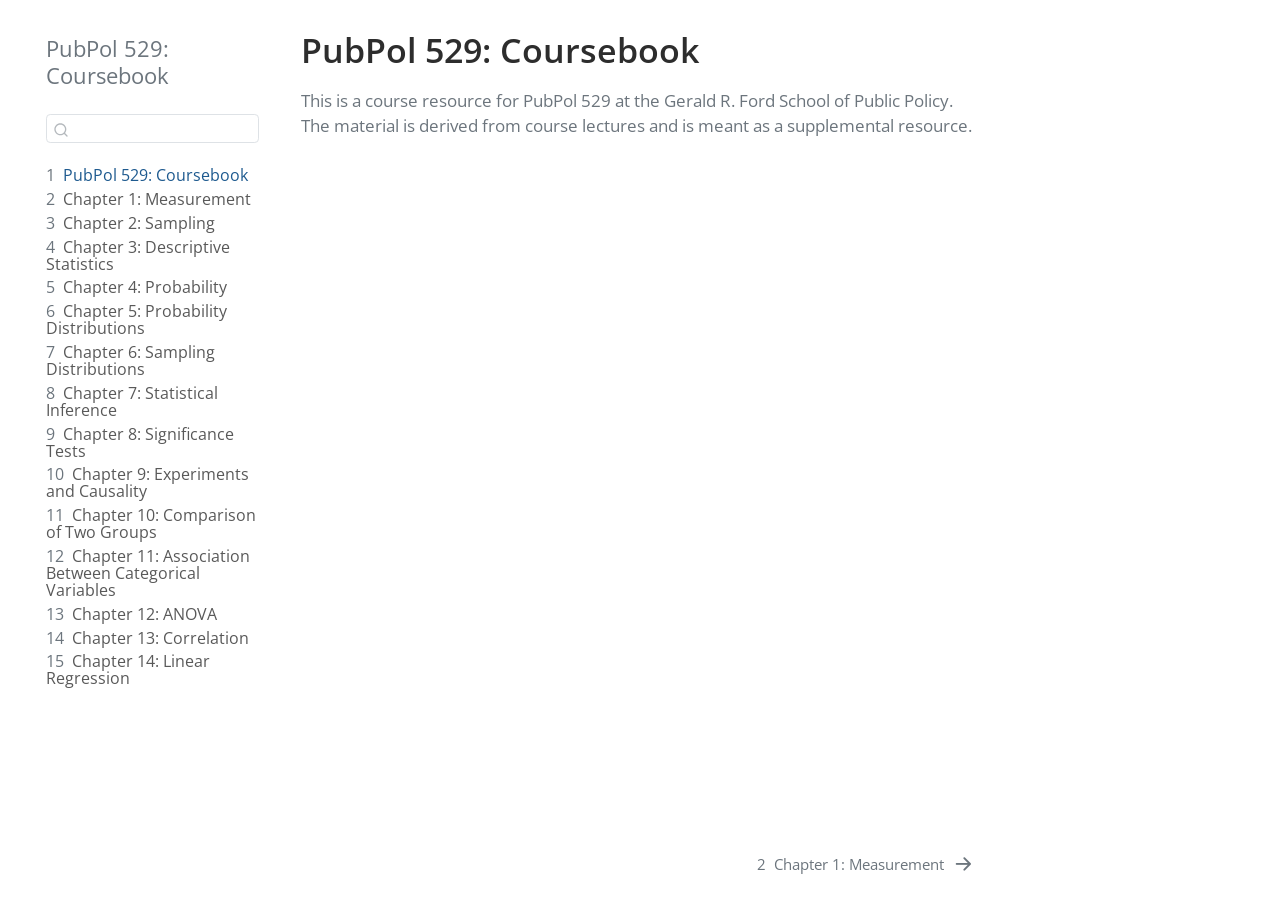
<file: docs/index.html>
<!DOCTYPE html>
<html xmlns="http://www.w3.org/1999/xhtml" lang="en" xml:lang="en"><head>

<meta charset="utf-8">
<meta name="generator" content="quarto-1.9.37">

<meta name="viewport" content="width=device-width, initial-scale=1.0, user-scalable=yes">


<title>PubPol 529: Coursebook</title>
<style>
/* Default styles provided by pandoc.
** See https://pandoc.org/MANUAL.html#variables-for-html for config info.
*/
code{white-space: pre-wrap;}
span.smallcaps{font-variant: small-caps;}
div.columns{display: flex; gap: min(4vw, 1.5em);}
div.column{flex: auto; overflow-x: auto;}
div.hanging-indent{margin-left: 1.5em; text-indent: -1.5em;}
ul.task-list{list-style: none;}
ul.task-list li input[type="checkbox"] {
  width: 0.8em;
  margin: 0 0.8em 0.2em -1em; /* quarto-specific, see https://github.com/quarto-dev/quarto-cli/issues/4556 */ 
  vertical-align: middle;
}
</style>


<script src="site_libs/quarto-nav/quarto-nav.js"></script>
<script src="site_libs/quarto-nav/headroom.min.js"></script>
<script src="site_libs/clipboard/clipboard.min.js"></script>
<script src="site_libs/quarto-search/autocomplete.umd.js"></script>
<script src="site_libs/quarto-search/fuse.min.js"></script>
<script src="site_libs/quarto-search/quarto-search.js"></script>
<meta name="quarto:offset" content="./">
<link href="./chapter-1.html" rel="next">
<script src="site_libs/quarto-html/quarto.js" type="module"></script>
<script src="site_libs/quarto-html/tabsets/tabsets.js" type="module"></script>
<script src="site_libs/quarto-html/popper.min.js"></script>
<script src="site_libs/quarto-html/tippy.umd.min.js"></script>
<script src="site_libs/quarto-html/anchor.min.js"></script>
<link href="site_libs/quarto-html/tippy.css" rel="stylesheet">
<link href="site_libs/quarto-html/quarto-syntax-highlighting-7f8f88aac4f3542376d5c11b86a4c14d.css" rel="stylesheet" id="quarto-text-highlighting-styles">
<script src="site_libs/bootstrap/bootstrap.min.js"></script>
<link href="site_libs/bootstrap/bootstrap-icons.css" rel="stylesheet">
<link href="site_libs/bootstrap/bootstrap-e944e0e12dd6c2e1651c888e836d9b4b.min.css" rel="stylesheet" append-hash="true" id="quarto-bootstrap" data-mode="light">
<script id="quarto-search-options" type="application/json">{
  "location": "sidebar",
  "copy-button": false,
  "collapse-after": 3,
  "panel-placement": "start",
  "type": "textbox",
  "limit": 50,
  "keyboard-shortcut": [
    "f",
    "/",
    "s"
  ],
  "show-item-context": false,
  "language": {
    "search-no-results-text": "No results",
    "search-matching-documents-text": "matching documents",
    "search-copy-link-title": "Copy link to search",
    "search-hide-matches-text": "Hide additional matches",
    "search-more-match-text": "more match in this document",
    "search-more-matches-text": "more matches in this document",
    "search-clear-button-title": "Clear",
    "search-text-placeholder": "",
    "search-detached-cancel-button-title": "Cancel",
    "search-submit-button-title": "Submit",
    "search-label": "Search"
  }
}</script>


</head>

<body class="nav-sidebar floating quarto-light">

<div id="quarto-search-results"></div>
  <header id="quarto-header" class="headroom fixed-top">
  <nav class="quarto-secondary-nav">
    <div class="container-fluid d-flex">
      <button type="button" class="quarto-btn-toggle btn" data-bs-toggle="collapse" role="button" data-bs-target=".quarto-sidebar-collapse-item" aria-controls="quarto-sidebar" aria-expanded="false" aria-label="Toggle sidebar navigation" onclick="if (window.quartoToggleHeadroom) { window.quartoToggleHeadroom(); }">
        <i class="bi bi-layout-text-sidebar-reverse"></i>
      </button>
        <nav class="quarto-page-breadcrumbs" aria-label="breadcrumb"><ol class="breadcrumb"><li class="breadcrumb-item"><a href="./index.html"><span class="chapter-number">1</span>&nbsp; <span class="chapter-title">PubPol 529: Coursebook</span></a></li></ol></nav>
        <a class="flex-grow-1" role="navigation" data-bs-toggle="collapse" data-bs-target=".quarto-sidebar-collapse-item" aria-controls="quarto-sidebar" aria-expanded="false" aria-label="Toggle sidebar navigation" onclick="if (window.quartoToggleHeadroom) { window.quartoToggleHeadroom(); }">      
        </a>
      <button type="button" class="btn quarto-search-button" aria-label="Search" onclick="window.quartoOpenSearch();">
        <i class="bi bi-search"></i>
      </button>
    </div>
  </nav>
</header>
<!-- content -->
<div id="quarto-content" class="quarto-container page-columns page-rows-contents page-layout-article">
<!-- sidebar -->
  <nav id="quarto-sidebar" class="sidebar collapse collapse-horizontal quarto-sidebar-collapse-item sidebar-navigation floating overflow-auto">
    <div class="pt-lg-2 mt-2 text-left sidebar-header">
    <div class="sidebar-title mb-0 py-0">
      <a href="./">PubPol 529: Coursebook</a> 
    </div>
      </div>
        <div class="mt-2 flex-shrink-0 align-items-center">
        <div class="sidebar-search">
        <div id="quarto-search" class="" title="Search"></div>
        </div>
        </div>
    <div class="sidebar-menu-container"> 
    <ul class="list-unstyled mt-1">
        <li class="sidebar-item">
  <div class="sidebar-item-container"> 
  <a href="./index.html" class="sidebar-item-text sidebar-link active">
 <span class="menu-text"><span class="chapter-number">1</span>&nbsp; <span class="chapter-title">PubPol 529: Coursebook</span></span></a>
  </div>
</li>
        <li class="sidebar-item">
  <div class="sidebar-item-container"> 
  <a href="./chapter-1.html" class="sidebar-item-text sidebar-link">
 <span class="menu-text"><span class="chapter-number">2</span>&nbsp; <span class="chapter-title">Chapter 1: Measurement</span></span></a>
  </div>
</li>
        <li class="sidebar-item">
  <div class="sidebar-item-container"> 
  <a href="./chapter-2.html" class="sidebar-item-text sidebar-link">
 <span class="menu-text"><span class="chapter-number">3</span>&nbsp; <span class="chapter-title">Chapter 2: Sampling</span></span></a>
  </div>
</li>
        <li class="sidebar-item">
  <div class="sidebar-item-container"> 
  <a href="./chapter-3.html" class="sidebar-item-text sidebar-link">
 <span class="menu-text"><span class="chapter-number">4</span>&nbsp; <span class="chapter-title">Chapter 3: Descriptive Statistics</span></span></a>
  </div>
</li>
        <li class="sidebar-item">
  <div class="sidebar-item-container"> 
  <a href="./chapter-4.html" class="sidebar-item-text sidebar-link">
 <span class="menu-text"><span class="chapter-number">5</span>&nbsp; <span class="chapter-title">Chapter 4: Probability</span></span></a>
  </div>
</li>
        <li class="sidebar-item">
  <div class="sidebar-item-container"> 
  <a href="./chapter-5.html" class="sidebar-item-text sidebar-link">
 <span class="menu-text"><span class="chapter-number">6</span>&nbsp; <span class="chapter-title">Chapter 5: Probability Distributions</span></span></a>
  </div>
</li>
        <li class="sidebar-item">
  <div class="sidebar-item-container"> 
  <a href="./chapter-6.html" class="sidebar-item-text sidebar-link">
 <span class="menu-text"><span class="chapter-number">7</span>&nbsp; <span class="chapter-title">Chapter 6: Sampling Distributions</span></span></a>
  </div>
</li>
        <li class="sidebar-item">
  <div class="sidebar-item-container"> 
  <a href="./chapter-7.html" class="sidebar-item-text sidebar-link">
 <span class="menu-text"><span class="chapter-number">8</span>&nbsp; <span class="chapter-title">Chapter 7: Statistical Inference</span></span></a>
  </div>
</li>
        <li class="sidebar-item">
  <div class="sidebar-item-container"> 
  <a href="./chapter-8.html" class="sidebar-item-text sidebar-link">
 <span class="menu-text"><span class="chapter-number">9</span>&nbsp; <span class="chapter-title">Chapter 8: Significance Tests</span></span></a>
  </div>
</li>
        <li class="sidebar-item">
  <div class="sidebar-item-container"> 
  <a href="./chapter-9.html" class="sidebar-item-text sidebar-link">
 <span class="menu-text"><span class="chapter-number">10</span>&nbsp; <span class="chapter-title">Chapter 9: Experiments and Causality</span></span></a>
  </div>
</li>
        <li class="sidebar-item">
  <div class="sidebar-item-container"> 
  <a href="./chapter-10.html" class="sidebar-item-text sidebar-link">
 <span class="menu-text"><span class="chapter-number">11</span>&nbsp; <span class="chapter-title">Chapter 10: Comparison of Two Groups</span></span></a>
  </div>
</li>
        <li class="sidebar-item">
  <div class="sidebar-item-container"> 
  <a href="./chapter-11.html" class="sidebar-item-text sidebar-link">
 <span class="menu-text"><span class="chapter-number">12</span>&nbsp; <span class="chapter-title">Chapter 11: Association Between Categorical Variables</span></span></a>
  </div>
</li>
        <li class="sidebar-item">
  <div class="sidebar-item-container"> 
  <a href="./chapter-12.html" class="sidebar-item-text sidebar-link">
 <span class="menu-text"><span class="chapter-number">13</span>&nbsp; <span class="chapter-title">Chapter 12: ANOVA</span></span></a>
  </div>
</li>
        <li class="sidebar-item">
  <div class="sidebar-item-container"> 
  <a href="./chapter-13.html" class="sidebar-item-text sidebar-link">
 <span class="menu-text"><span class="chapter-number">14</span>&nbsp; <span class="chapter-title">Chapter 13: Correlation</span></span></a>
  </div>
</li>
        <li class="sidebar-item">
  <div class="sidebar-item-container"> 
  <a href="./chapter-14.html" class="sidebar-item-text sidebar-link">
 <span class="menu-text"><span class="chapter-number">15</span>&nbsp; <span class="chapter-title">Chapter 14: Linear Regression</span></span></a>
  </div>
</li>
    </ul>
    </div>
</nav>
<div id="quarto-sidebar-glass" class="quarto-sidebar-collapse-item" data-bs-toggle="collapse" data-bs-target=".quarto-sidebar-collapse-item"></div>
<!-- margin-sidebar -->
    <div id="quarto-margin-sidebar" class="sidebar margin-sidebar zindex-bottom">
        
    </div>
<!-- main -->
<main class="content" id="quarto-document-content">

<header id="title-block-header" class="quarto-title-block default">
<div class="quarto-title">
<h1 class="title">PubPol 529: Coursebook</h1>
</div>



<div class="quarto-title-meta">

    
  
    
  </div>
  


</header>


<p>This is a course resource for PubPol 529 at the Gerald R. Ford School of Public Policy. The material is derived from course lectures and is meant as a supplemental resource.</p>



</main> <!-- /main -->
<script id="quarto-html-after-body" type="application/javascript">
  window.document.addEventListener("DOMContentLoaded", function (event) {
    const icon = "";
    const anchorJS = new window.AnchorJS();
    anchorJS.options = {
      placement: 'right',
      icon: icon
    };
    anchorJS.add('.anchored');
    const isCodeAnnotation = (el) => {
      for (const clz of el.classList) {
        if (clz.startsWith('code-annotation-')) {                     
          return true;
        }
      }
      return false;
    }
    const onCopySuccess = function(e) {
      // button target
      const button = e.trigger;
      // don't keep focus
      button.blur();
      // flash "checked"
      button.classList.add('code-copy-button-checked');
      var currentTitle = button.getAttribute("title");
      button.setAttribute("title", "Copied!");
      let tooltip;
      if (window.bootstrap) {
        button.setAttribute("data-bs-toggle", "tooltip");
        button.setAttribute("data-bs-placement", "left");
        button.setAttribute("data-bs-title", "Copied!");
        tooltip = new bootstrap.Tooltip(button, 
          { trigger: "manual", 
            customClass: "code-copy-button-tooltip",
            offset: [0, -8]});
        tooltip.show();    
      }
      setTimeout(function() {
        if (tooltip) {
          tooltip.hide();
          button.removeAttribute("data-bs-title");
          button.removeAttribute("data-bs-toggle");
          button.removeAttribute("data-bs-placement");
        }
        button.setAttribute("title", currentTitle);
        button.classList.remove('code-copy-button-checked');
      }, 1000);
      // clear code selection
      e.clearSelection();
    }
    const getTextToCopy = function(trigger) {
      const outerScaffold = trigger.parentElement.cloneNode(true);
      const codeEl = outerScaffold.querySelector('code');
      for (const childEl of codeEl.children) {
        if (isCodeAnnotation(childEl)) {
          childEl.remove();
        }
      }
      return codeEl.innerText;
    }
    const clipboard = new window.ClipboardJS('.code-copy-button:not([data-in-quarto-modal])', {
      text: getTextToCopy
    });
    clipboard.on('success', onCopySuccess);
    if (window.document.getElementById('quarto-embedded-source-code-modal')) {
      const clipboardModal = new window.ClipboardJS('.code-copy-button[data-in-quarto-modal]', {
        text: getTextToCopy,
        container: window.document.getElementById('quarto-embedded-source-code-modal')
      });
      clipboardModal.on('success', onCopySuccess);
    }
      var localhostRegex = new RegExp(/^(?:http|https):\/\/localhost\:?[0-9]*\//);
      var mailtoRegex = new RegExp(/^mailto:/);
        var filterRegex = new RegExp('/' + window.location.host + '/');
      var isInternal = (href) => {
          return filterRegex.test(href) || localhostRegex.test(href) || mailtoRegex.test(href);
      }
      // Inspect non-navigation links and adorn them if external
     var links = window.document.querySelectorAll('a[href]:not(.nav-link):not(.navbar-brand):not(.toc-action):not(.sidebar-link):not(.sidebar-item-toggle):not(.pagination-link):not(.no-external):not([aria-hidden]):not(.dropdown-item):not(.quarto-navigation-tool):not(.about-link)');
      for (var i=0; i<links.length; i++) {
        const link = links[i];
        if (!isInternal(link.href)) {
          // undo the damage that might have been done by quarto-nav.js in the case of
          // links that we want to consider external
          if (link.dataset.originalHref !== undefined) {
            link.href = link.dataset.originalHref;
          }
        }
      }
    function tippyHover(el, contentFn, onTriggerFn, onUntriggerFn) {
      const config = {
        allowHTML: true,
        maxWidth: 500,
        delay: 100,
        arrow: false,
        appendTo: function(el) {
            return el.parentElement;
        },
        interactive: true,
        interactiveBorder: 10,
        theme: 'quarto',
        placement: 'bottom-start',
      };
      if (contentFn) {
        config.content = contentFn;
      }
      if (onTriggerFn) {
        config.onTrigger = onTriggerFn;
      }
      if (onUntriggerFn) {
        config.onUntrigger = onUntriggerFn;
      }
      window.tippy(el, config); 
    }
    const noterefs = window.document.querySelectorAll('a[role="doc-noteref"]');
    for (var i=0; i<noterefs.length; i++) {
      const ref = noterefs[i];
      tippyHover(ref, function() {
        // use id or data attribute instead here
        let href = ref.getAttribute('data-footnote-href') || ref.getAttribute('href');
        try { href = new URL(href).hash; } catch {}
        const id = href.replace(/^#\/?/, "");
        const note = window.document.getElementById(id);
        if (note) {
          return note.innerHTML;
        } else {
          return "";
        }
      });
    }
    const xrefs = window.document.querySelectorAll('a.quarto-xref');
    const processXRef = (id, note) => {
      // Strip column container classes
      const stripColumnClz = (el) => {
        el.classList.remove("page-full", "page-columns");
        if (el.children) {
          for (const child of el.children) {
            stripColumnClz(child);
          }
        }
      }
      stripColumnClz(note)
      if (id === null || id.startsWith('sec-')) {
        // Special case sections, only their first couple elements
        const container = document.createElement("div");
        if (note.children && note.children.length > 2) {
          container.appendChild(note.children[0].cloneNode(true));
          for (let i = 1; i < note.children.length; i++) {
            const child = note.children[i];
            if (child.tagName === "P" && child.innerText === "") {
              continue;
            } else {
              container.appendChild(child.cloneNode(true));
              break;
            }
          }
          if (window.Quarto?.typesetMath) {
            window.Quarto.typesetMath(container);
          }
          return container.innerHTML
        } else {
          if (window.Quarto?.typesetMath) {
            window.Quarto.typesetMath(note);
          }
          return note.innerHTML;
        }
      } else {
        // Remove any anchor links if they are present
        const anchorLink = note.querySelector('a.anchorjs-link');
        if (anchorLink) {
          anchorLink.remove();
        }
        if (window.Quarto?.typesetMath) {
          window.Quarto.typesetMath(note);
        }
        if (note.classList.contains("callout")) {
          return note.outerHTML;
        } else {
          return note.innerHTML;
        }
      }
    }
    for (var i=0; i<xrefs.length; i++) {
      const xref = xrefs[i];
      tippyHover(xref, undefined, function(instance) {
        instance.disable();
        let url = xref.getAttribute('href');
        let hash = undefined; 
        if (url.startsWith('#')) {
          hash = url;
        } else {
          try { hash = new URL(url).hash; } catch {}
        }
        if (hash) {
          const id = hash.replace(/^#\/?/, "");
          const note = window.document.getElementById(id);
          if (note !== null) {
            try {
              const html = processXRef(id, note.cloneNode(true));
              instance.setContent(html);
            } finally {
              instance.enable();
              instance.show();
            }
          } else {
            // See if we can fetch this
            fetch(url.split('#')[0])
            .then(res => res.text())
            .then(html => {
              const parser = new DOMParser();
              const htmlDoc = parser.parseFromString(html, "text/html");
              const note = htmlDoc.getElementById(id);
              if (note !== null) {
                const html = processXRef(id, note);
                instance.setContent(html);
              } 
            }).finally(() => {
              instance.enable();
              instance.show();
            });
          }
        } else {
          // See if we can fetch a full url (with no hash to target)
          // This is a special case and we should probably do some content thinning / targeting
          fetch(url)
          .then(res => res.text())
          .then(html => {
            const parser = new DOMParser();
            const htmlDoc = parser.parseFromString(html, "text/html");
            const note = htmlDoc.querySelector('main.content');
            if (note !== null) {
              // This should only happen for chapter cross references
              // (since there is no id in the URL)
              // remove the first header
              if (note.children.length > 0 && note.children[0].tagName === "HEADER") {
                note.children[0].remove();
              }
              const html = processXRef(null, note);
              instance.setContent(html);
            } 
          }).finally(() => {
            instance.enable();
            instance.show();
          });
        }
      }, function(instance) {
      });
    }
        let selectedAnnoteEl;
        const selectorForAnnotation = ( cell, annotation) => {
          let cellAttr = 'data-code-cell="' + cell + '"';
          let lineAttr = 'data-code-annotation="' +  annotation + '"';
          const selector = 'span[' + cellAttr + '][' + lineAttr + ']';
          return selector;
        }
        const selectCodeLines = (annoteEl) => {
          const doc = window.document;
          const targetCell = annoteEl.getAttribute("data-target-cell");
          const targetAnnotation = annoteEl.getAttribute("data-target-annotation");
          const annoteSpan = window.document.querySelector(selectorForAnnotation(targetCell, targetAnnotation));
          const lines = annoteSpan.getAttribute("data-code-lines").split(",");
          const lineIds = lines.map((line) => {
            return targetCell + "-" + line;
          })
          let top = null;
          let height = null;
          let parent = null;
          if (lineIds.length > 0) {
              //compute the position of the single el (top and bottom and make a div)
              const el = window.document.getElementById(lineIds[0]);
              top = el.offsetTop;
              height = el.offsetHeight;
              parent = el.parentElement.parentElement;
            if (lineIds.length > 1) {
              const lastEl = window.document.getElementById(lineIds[lineIds.length - 1]);
              const bottom = lastEl.offsetTop + lastEl.offsetHeight;
              height = bottom - top;
            }
            if (top !== null && height !== null && parent !== null) {
              // cook up a div (if necessary) and position it 
              let div = window.document.getElementById("code-annotation-line-highlight");
              if (div === null) {
                div = window.document.createElement("div");
                div.setAttribute("id", "code-annotation-line-highlight");
                div.style.position = 'absolute';
                parent.appendChild(div);
              }
              div.style.top = top - 2 + "px";
              div.style.height = height + 4 + "px";
              div.style.left = 0;
              let gutterDiv = window.document.getElementById("code-annotation-line-highlight-gutter");
              if (gutterDiv === null) {
                gutterDiv = window.document.createElement("div");
                gutterDiv.setAttribute("id", "code-annotation-line-highlight-gutter");
                gutterDiv.style.position = 'absolute';
                const codeCell = window.document.getElementById(targetCell);
                const gutter = codeCell.querySelector('.code-annotation-gutter');
                gutter.appendChild(gutterDiv);
              }
              gutterDiv.style.top = top - 2 + "px";
              gutterDiv.style.height = height + 4 + "px";
            }
            selectedAnnoteEl = annoteEl;
          }
        };
        const unselectCodeLines = () => {
          const elementsIds = ["code-annotation-line-highlight", "code-annotation-line-highlight-gutter"];
          elementsIds.forEach((elId) => {
            const div = window.document.getElementById(elId);
            if (div) {
              div.remove();
            }
          });
          selectedAnnoteEl = undefined;
        };
          // Handle positioning of the toggle
      window.addEventListener(
        "resize",
        throttle(() => {
          elRect = undefined;
          if (selectedAnnoteEl) {
            selectCodeLines(selectedAnnoteEl);
          }
        }, 10)
      );
      function throttle(fn, ms) {
      let throttle = false;
      let timer;
        return (...args) => {
          if(!throttle) { // first call gets through
              fn.apply(this, args);
              throttle = true;
          } else { // all the others get throttled
              if(timer) clearTimeout(timer); // cancel #2
              timer = setTimeout(() => {
                fn.apply(this, args);
                timer = throttle = false;
              }, ms);
          }
        };
      }
        // Attach click handler to the DT
        const annoteDls = window.document.querySelectorAll('dt[data-target-cell]');
        for (const annoteDlNode of annoteDls) {
          annoteDlNode.addEventListener('click', (event) => {
            const clickedEl = event.target;
            if (clickedEl !== selectedAnnoteEl) {
              unselectCodeLines();
              const activeEl = window.document.querySelector('dt[data-target-cell].code-annotation-active');
              if (activeEl) {
                activeEl.classList.remove('code-annotation-active');
              }
              selectCodeLines(clickedEl);
              clickedEl.classList.add('code-annotation-active');
            } else {
              // Unselect the line
              unselectCodeLines();
              clickedEl.classList.remove('code-annotation-active');
            }
          });
        }
    const findCites = (el) => {
      const parentEl = el.parentElement;
      if (parentEl) {
        const cites = parentEl.dataset.cites;
        if (cites) {
          return {
            el,
            cites: cites.split(' ')
          };
        } else {
          return findCites(el.parentElement)
        }
      } else {
        return undefined;
      }
    };
    var bibliorefs = window.document.querySelectorAll('a[role="doc-biblioref"]');
    for (var i=0; i<bibliorefs.length; i++) {
      const ref = bibliorefs[i];
      const citeInfo = findCites(ref);
      if (citeInfo) {
        tippyHover(citeInfo.el, function() {
          var popup = window.document.createElement('div');
          citeInfo.cites.forEach(function(cite) {
            var citeDiv = window.document.createElement('div');
            citeDiv.classList.add('hanging-indent');
            citeDiv.classList.add('csl-entry');
            var biblioDiv = window.document.getElementById('ref-' + cite);
            if (biblioDiv) {
              citeDiv.innerHTML = biblioDiv.innerHTML;
            }
            popup.appendChild(citeDiv);
          });
          return popup.innerHTML;
        });
      }
    }
  });
  </script>
<nav class="page-navigation">
  <div class="nav-page nav-page-previous">
  </div>
  <div class="nav-page nav-page-next">
      <a href="./chapter-1.html" class="pagination-link" aria-label="Chapter 1: Measurement">
        <span class="nav-page-text"><span class="chapter-number">2</span>&nbsp; <span class="chapter-title">Chapter 1: Measurement</span></span> <i class="bi bi-arrow-right-short"></i>
      </a>
  </div>
</nav>
</div> <!-- /content -->




</body></html>
</file>
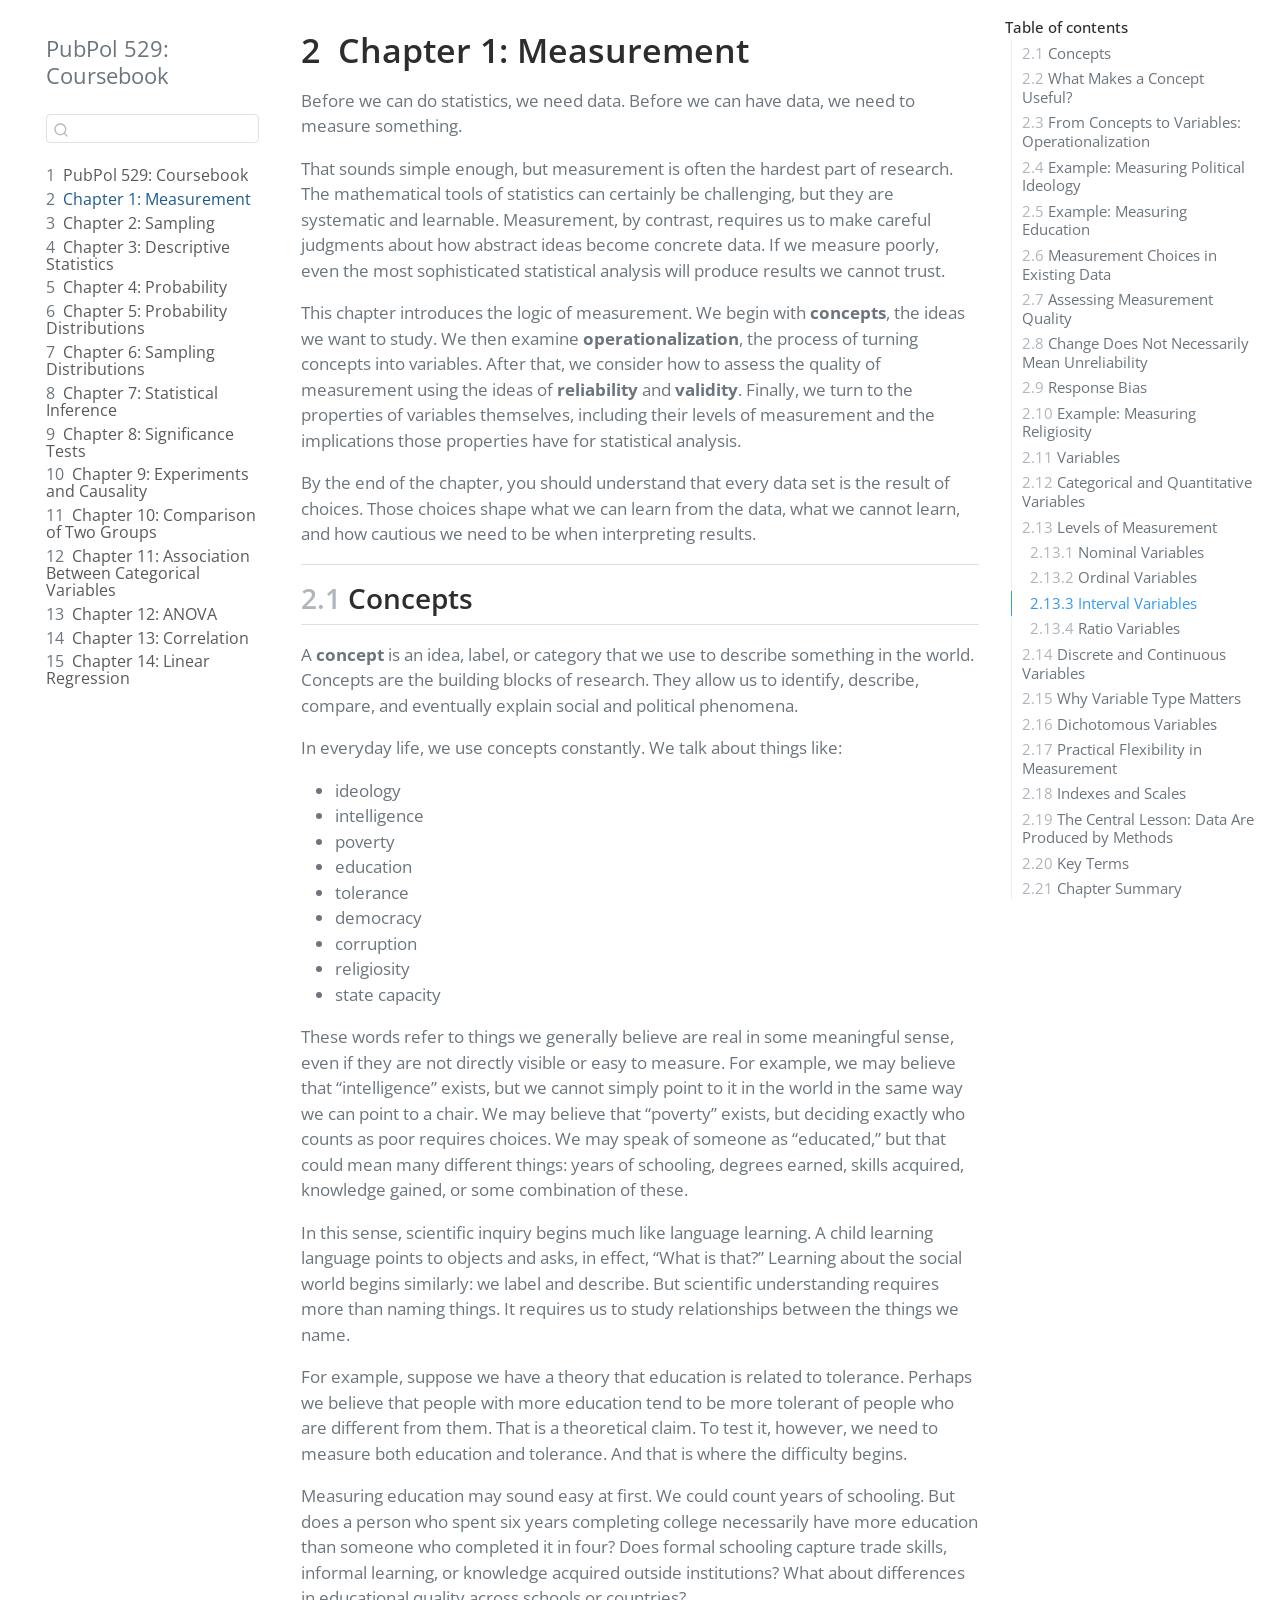
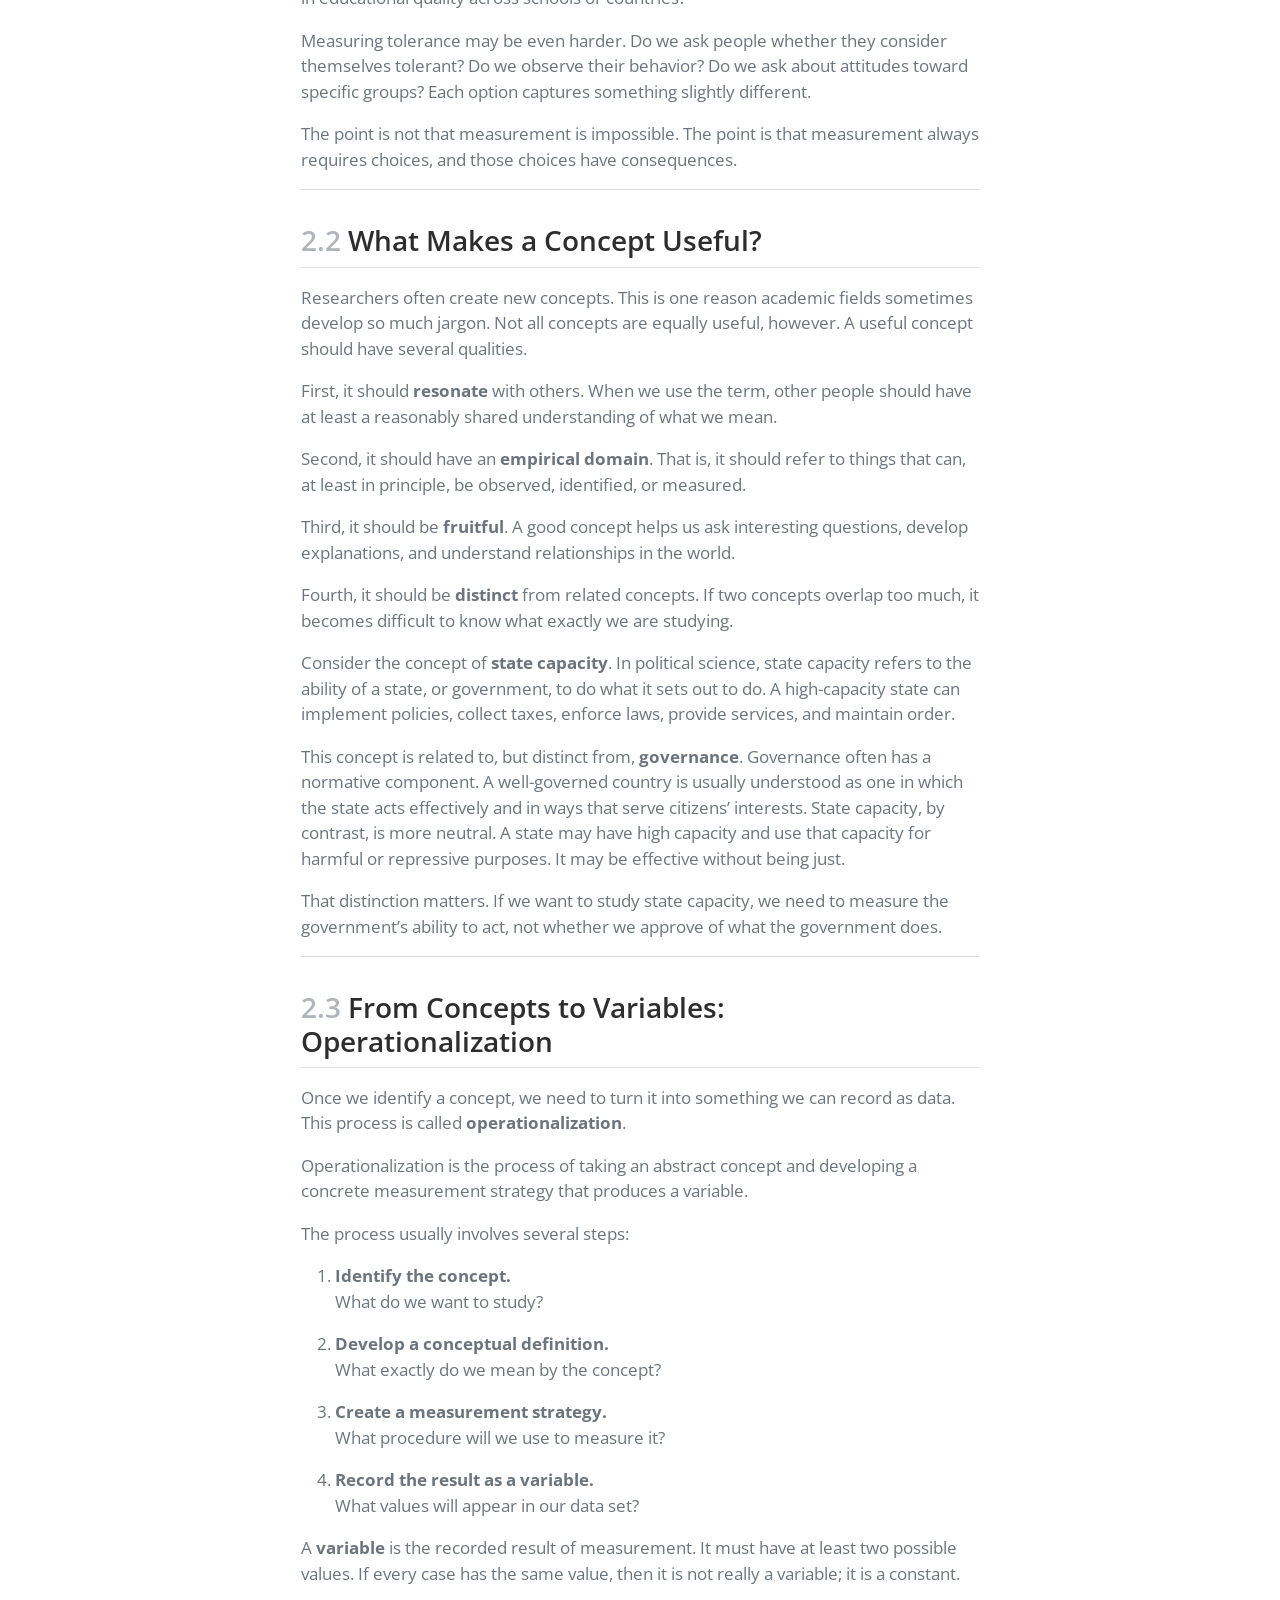
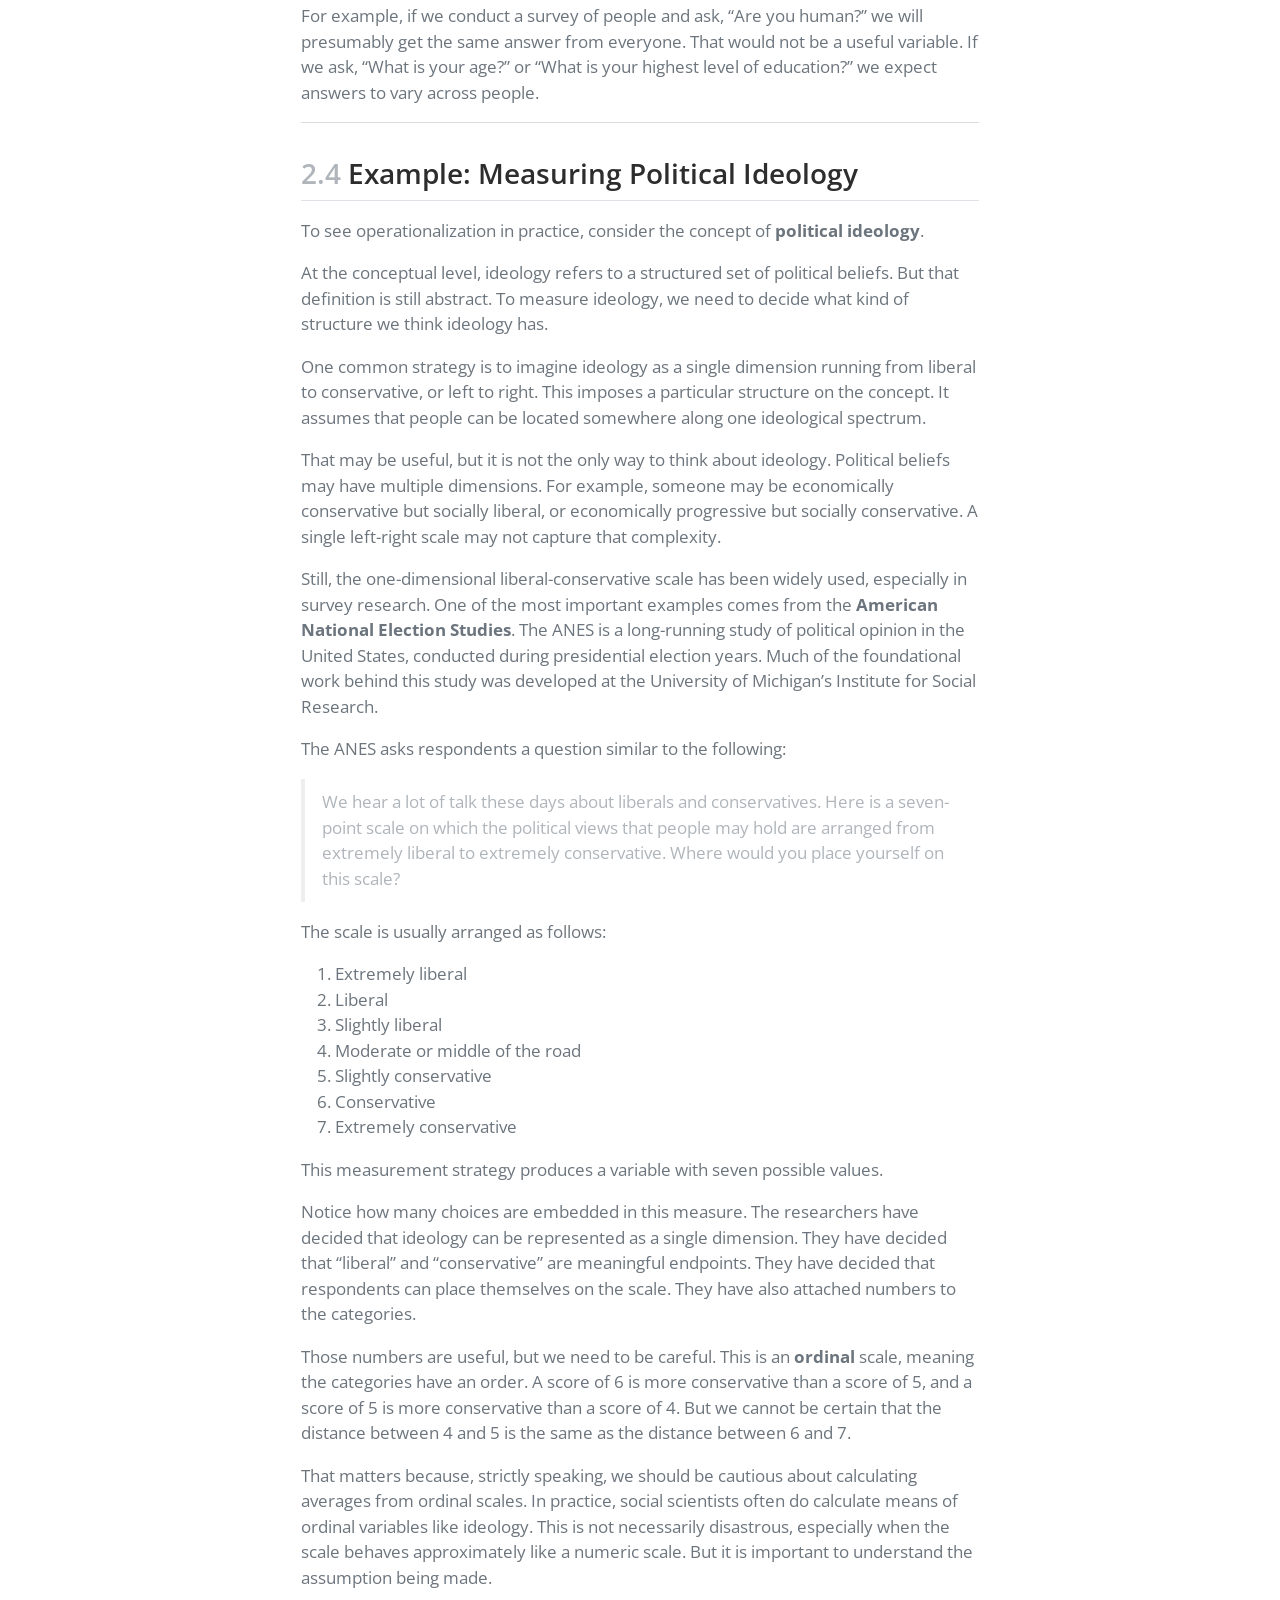
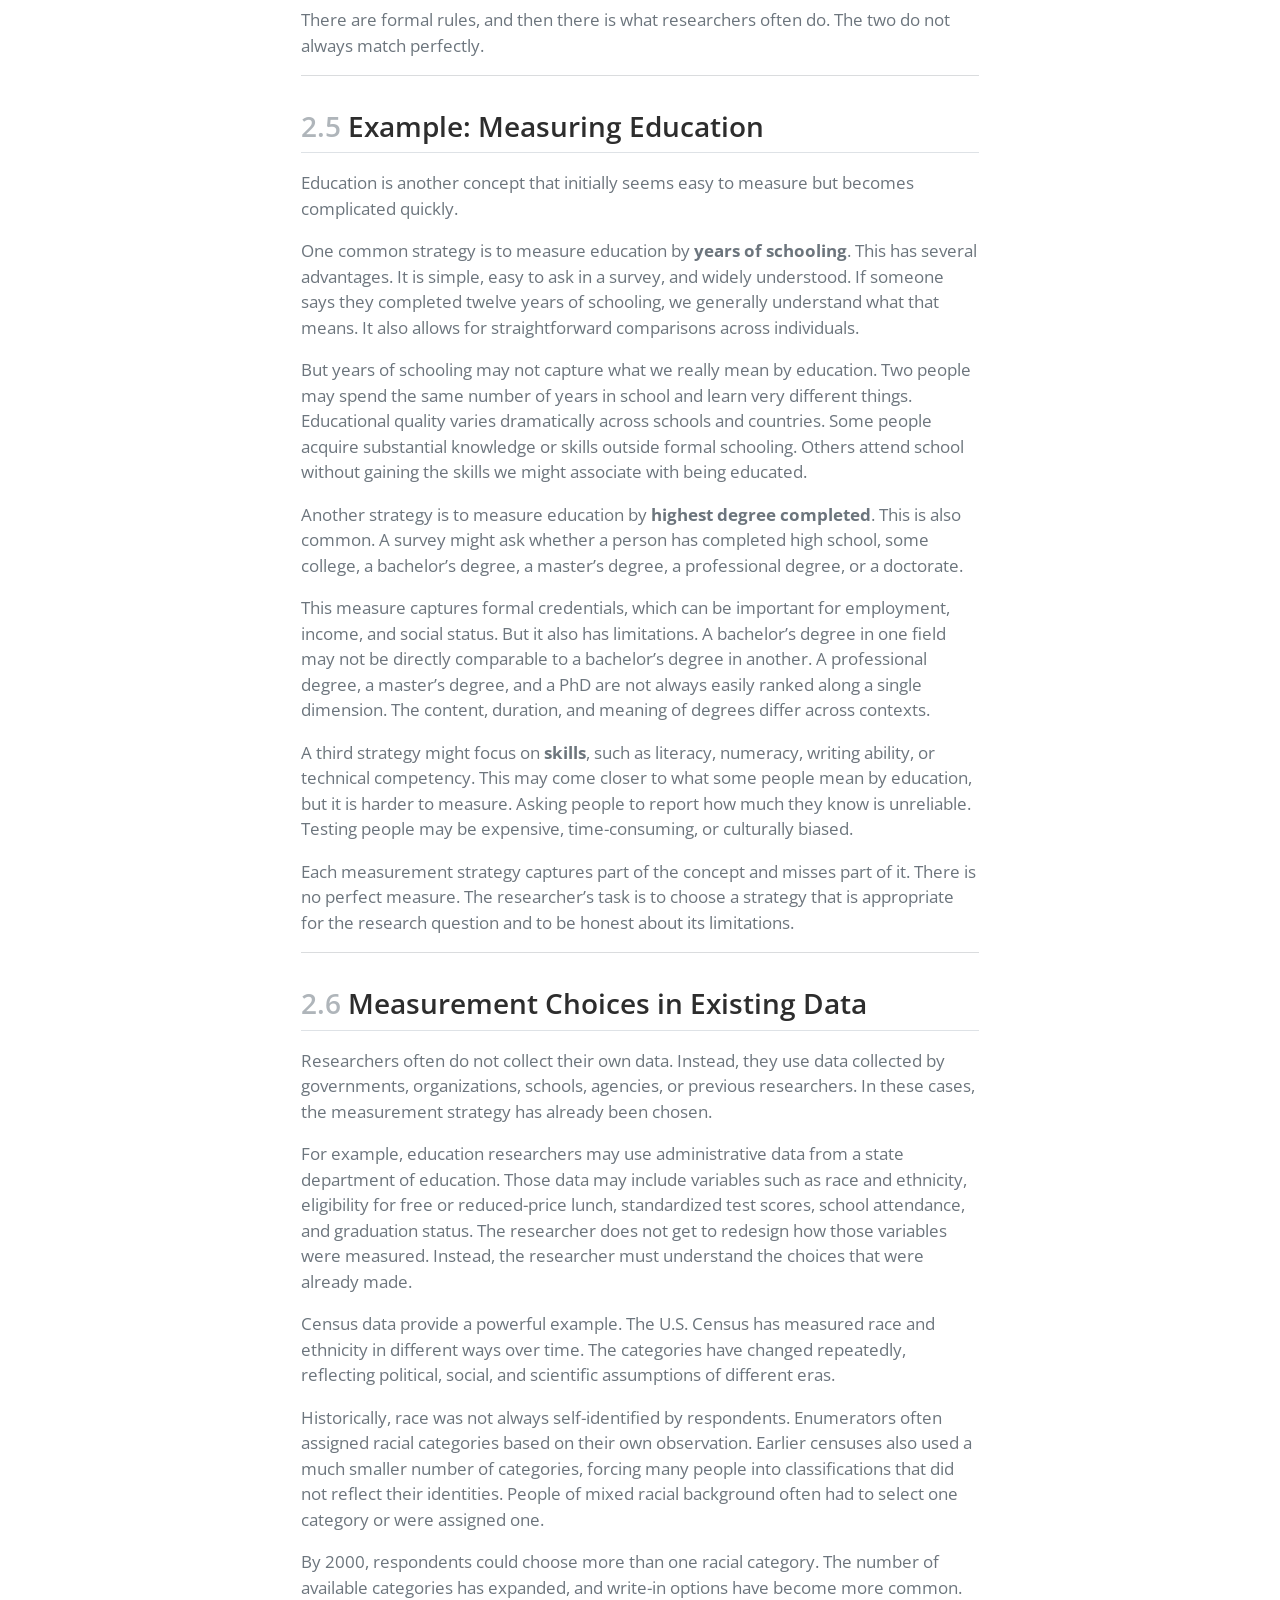
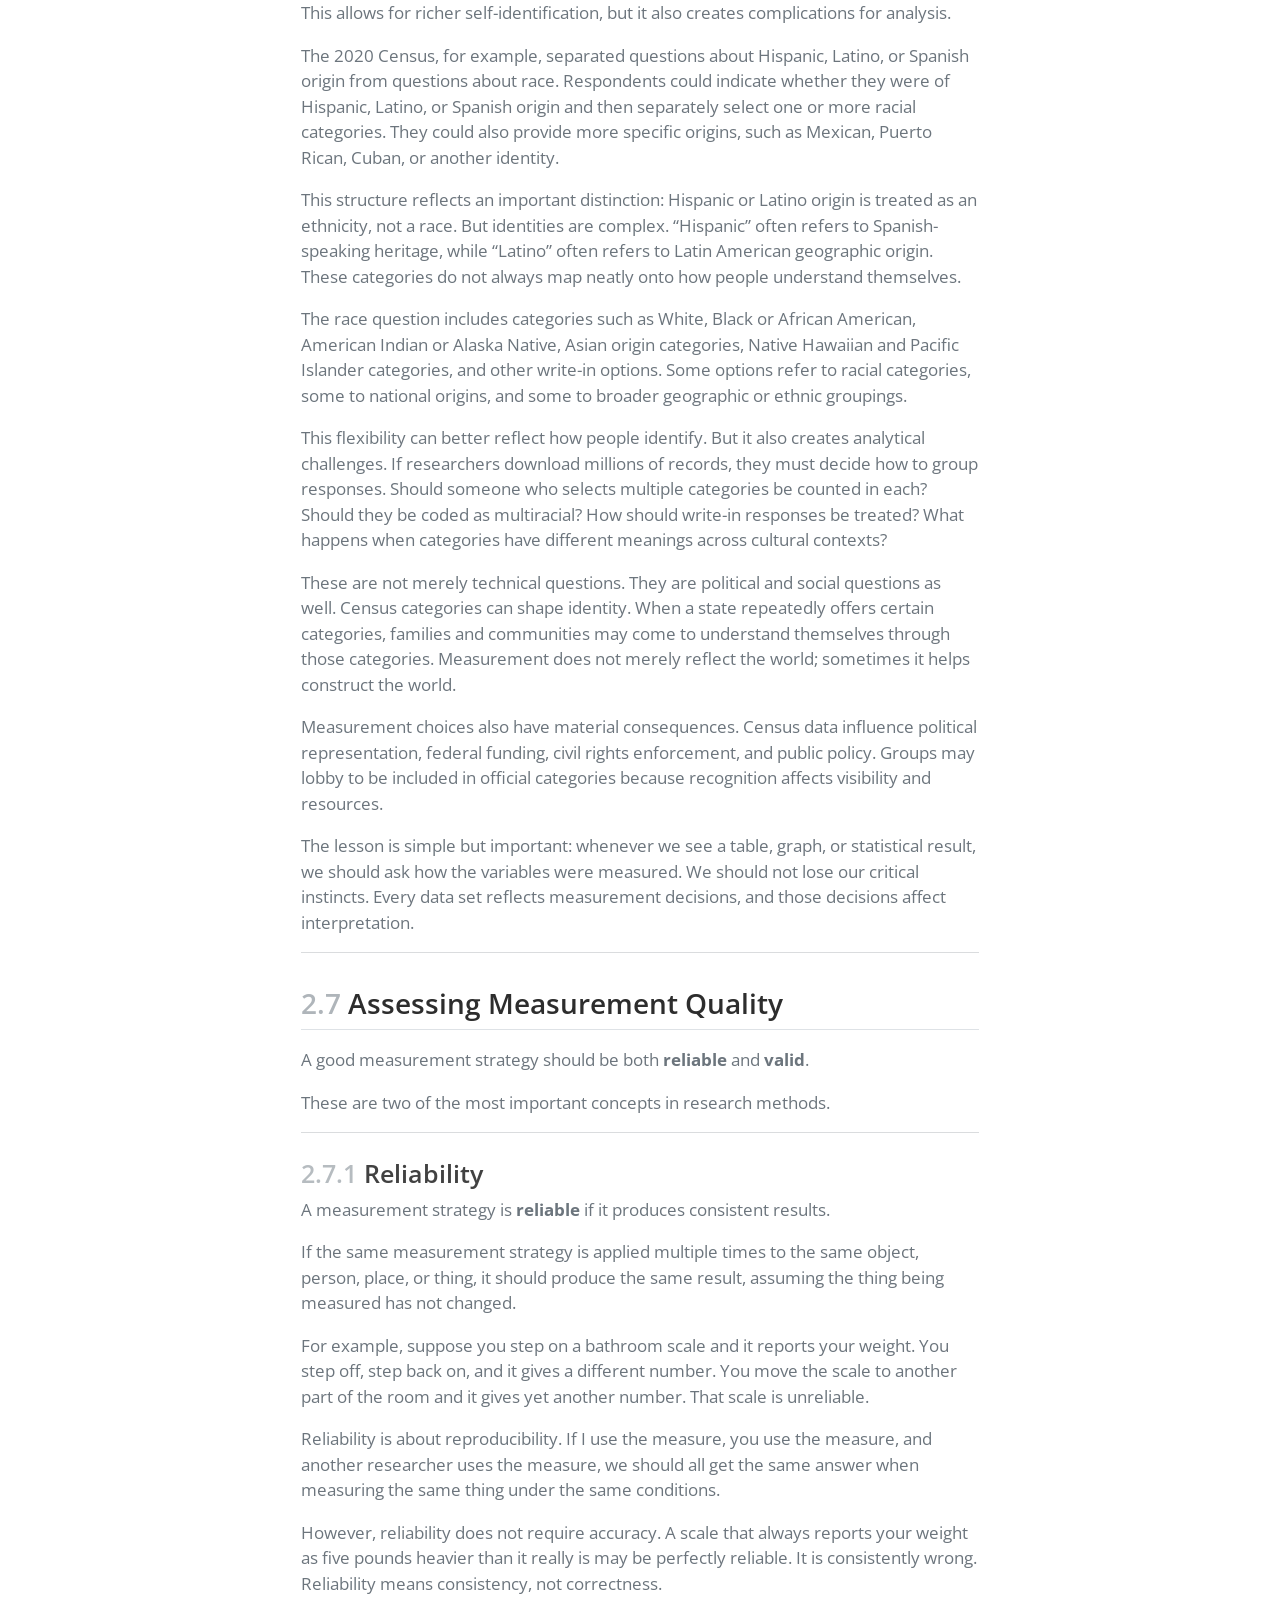
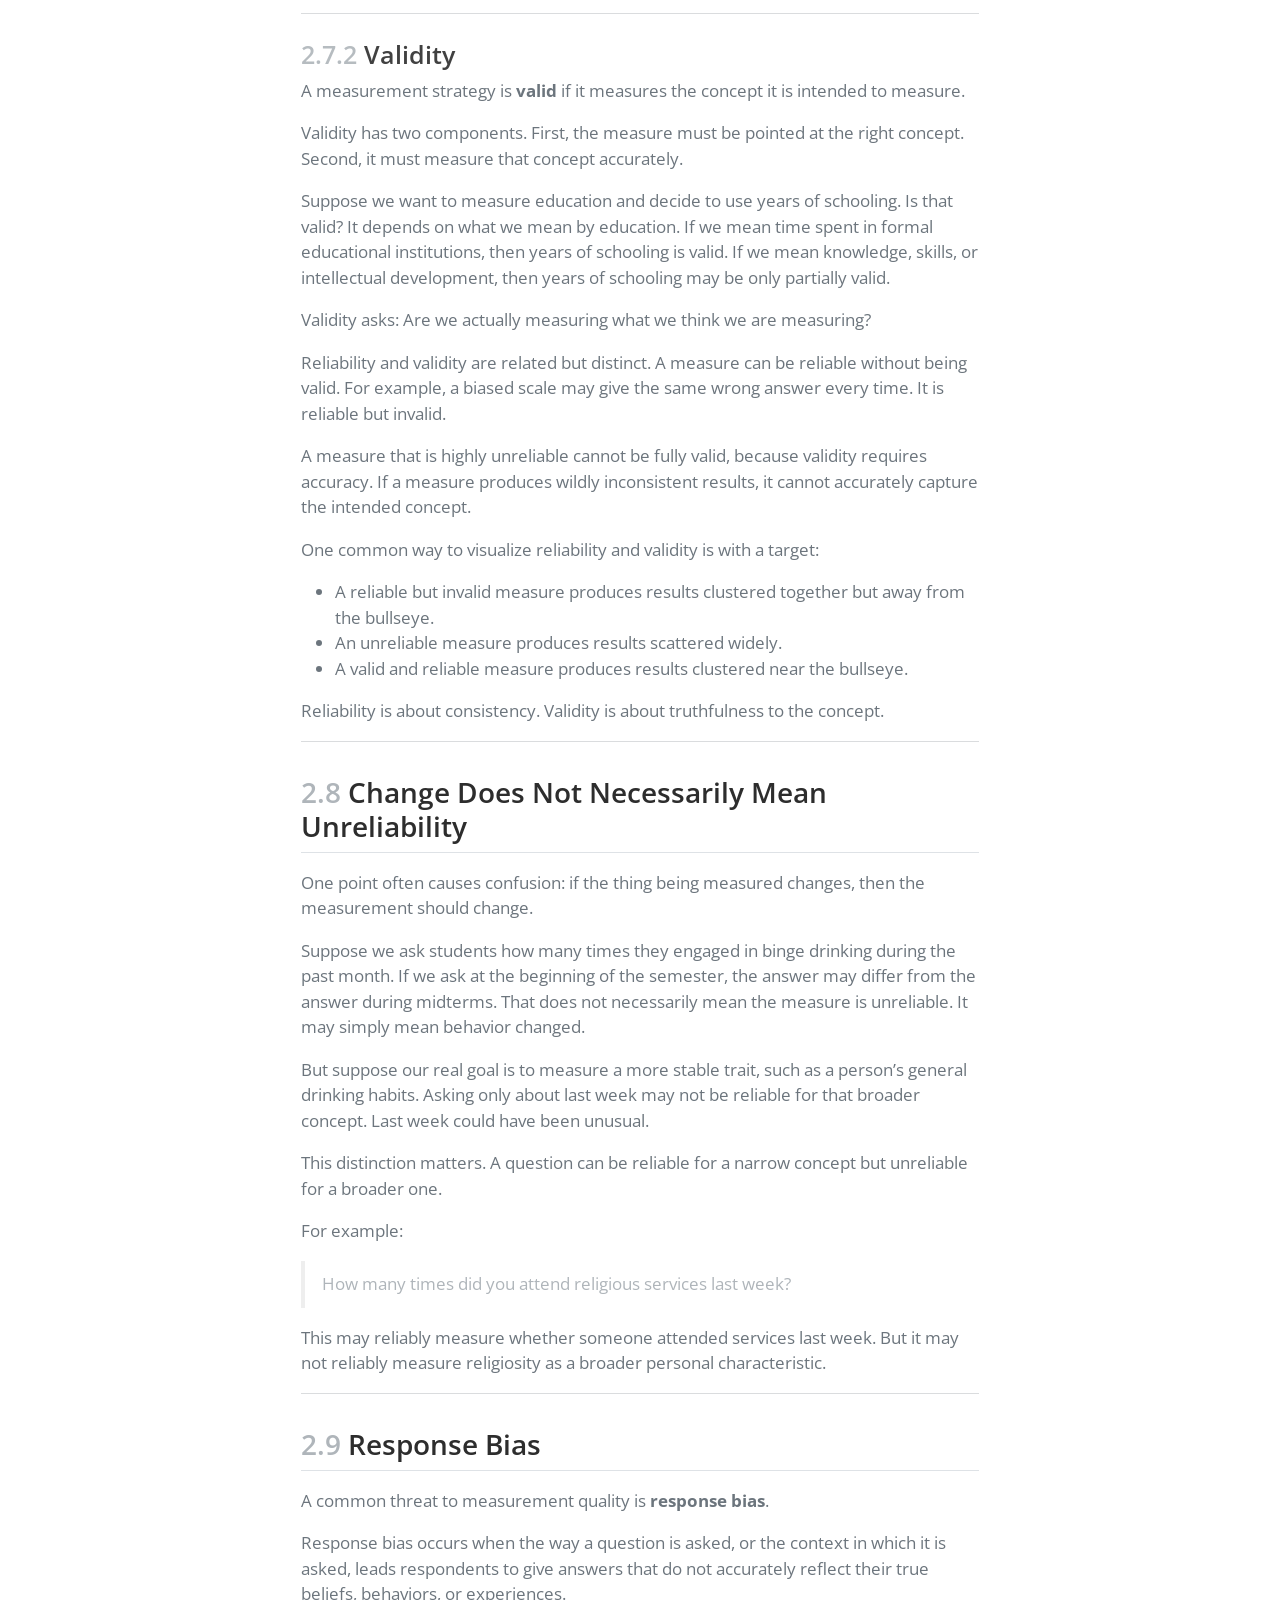
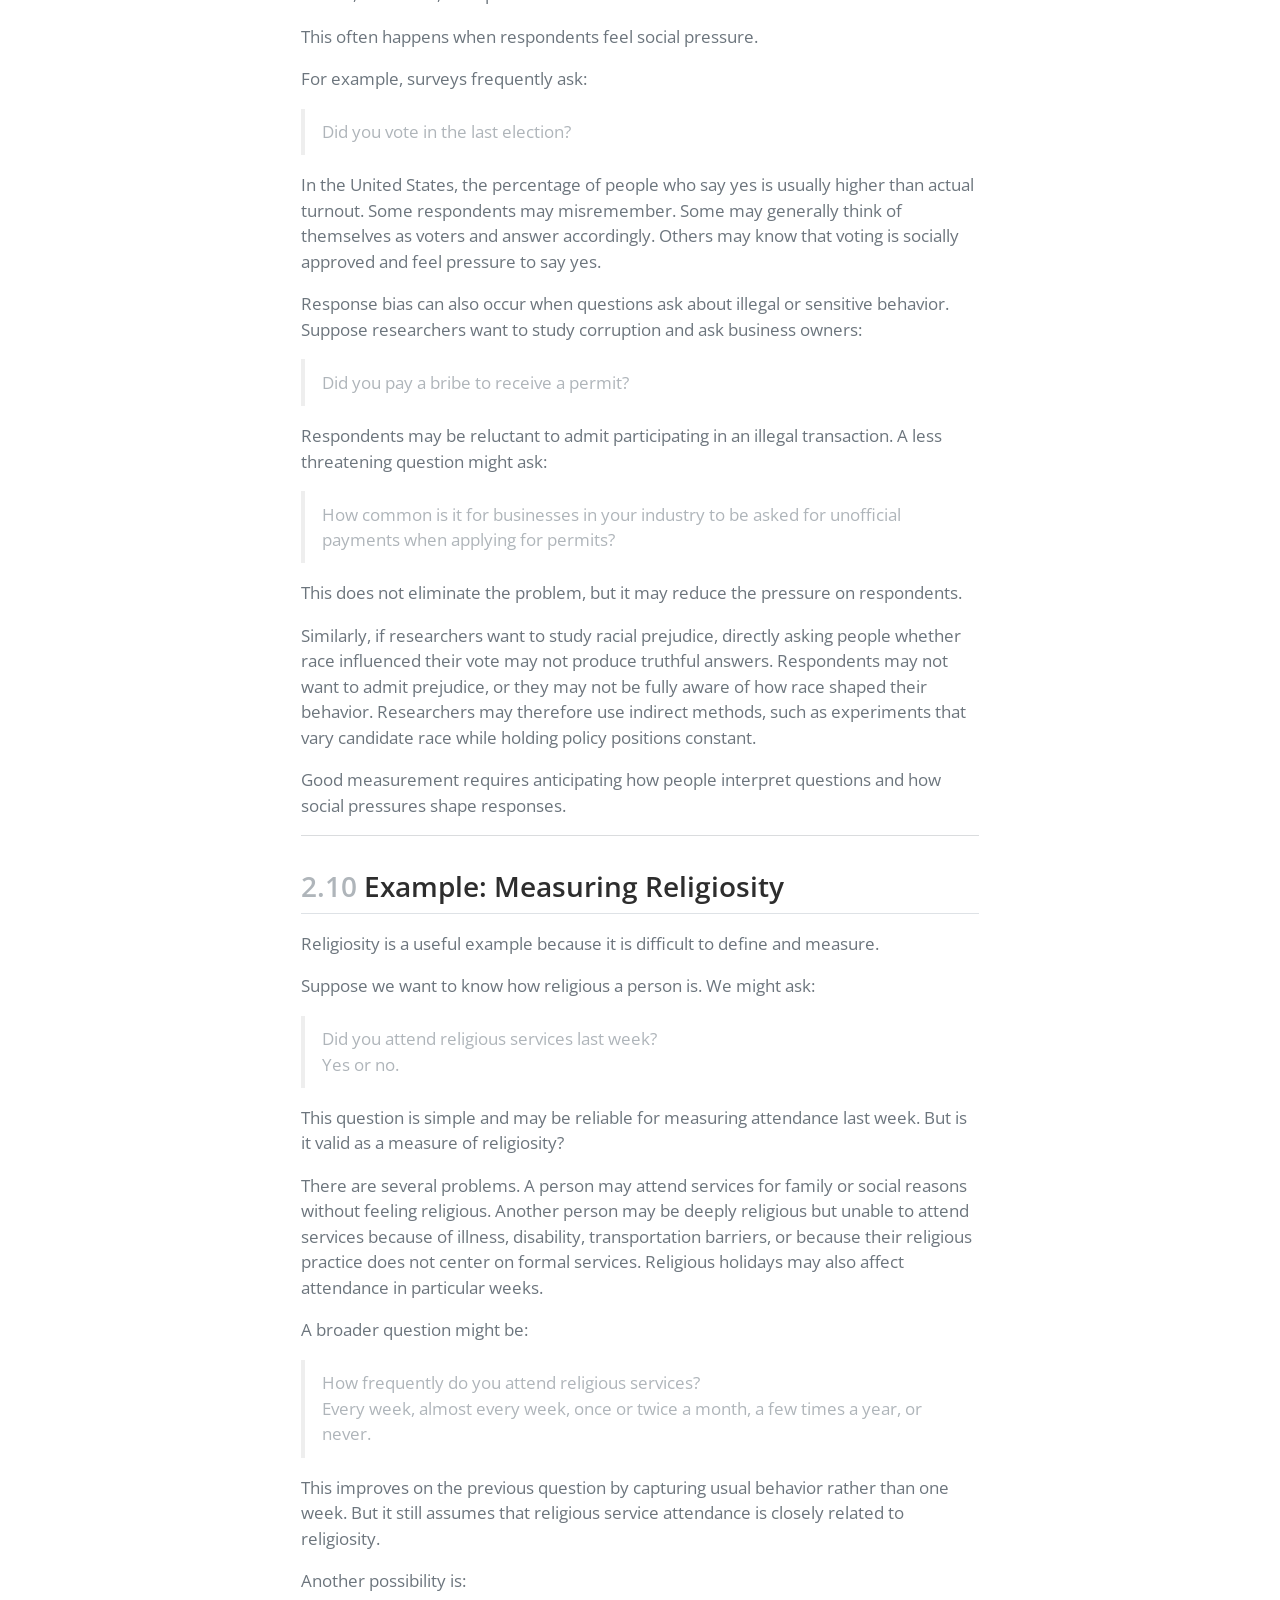
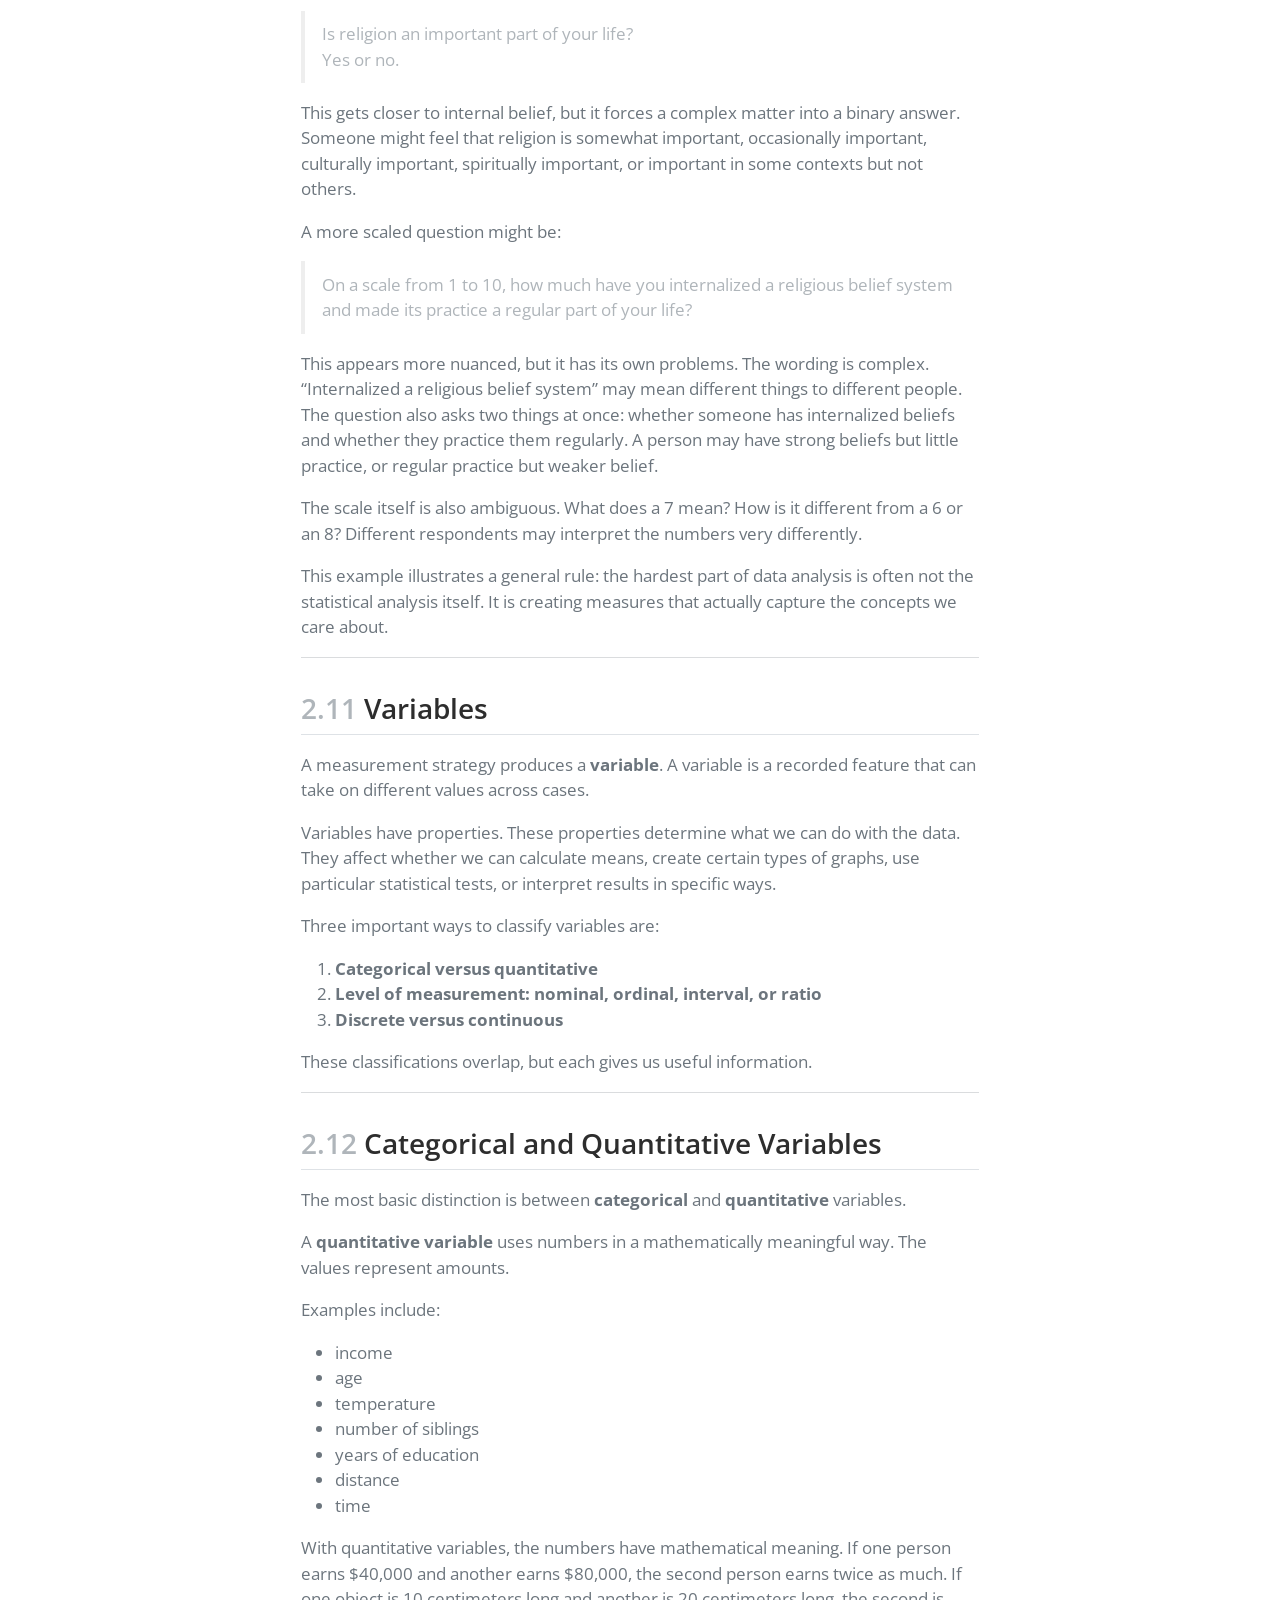
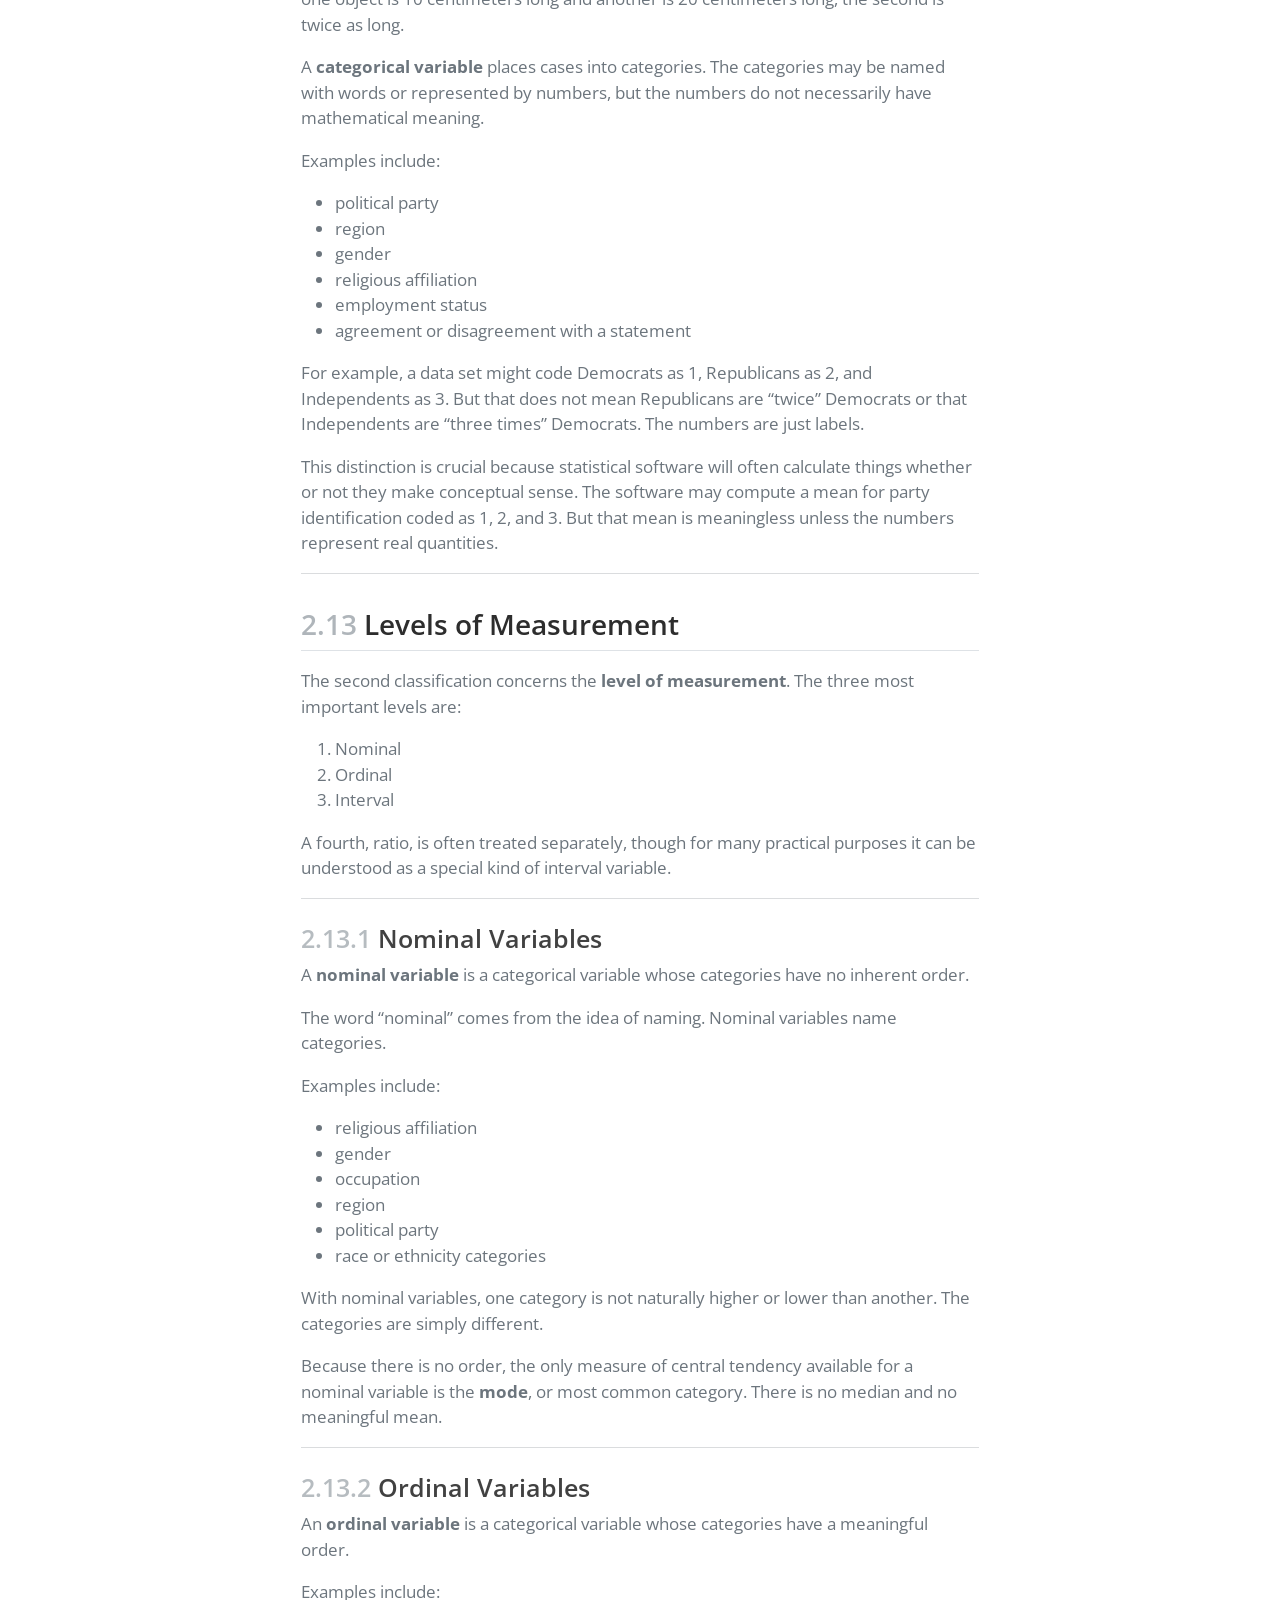
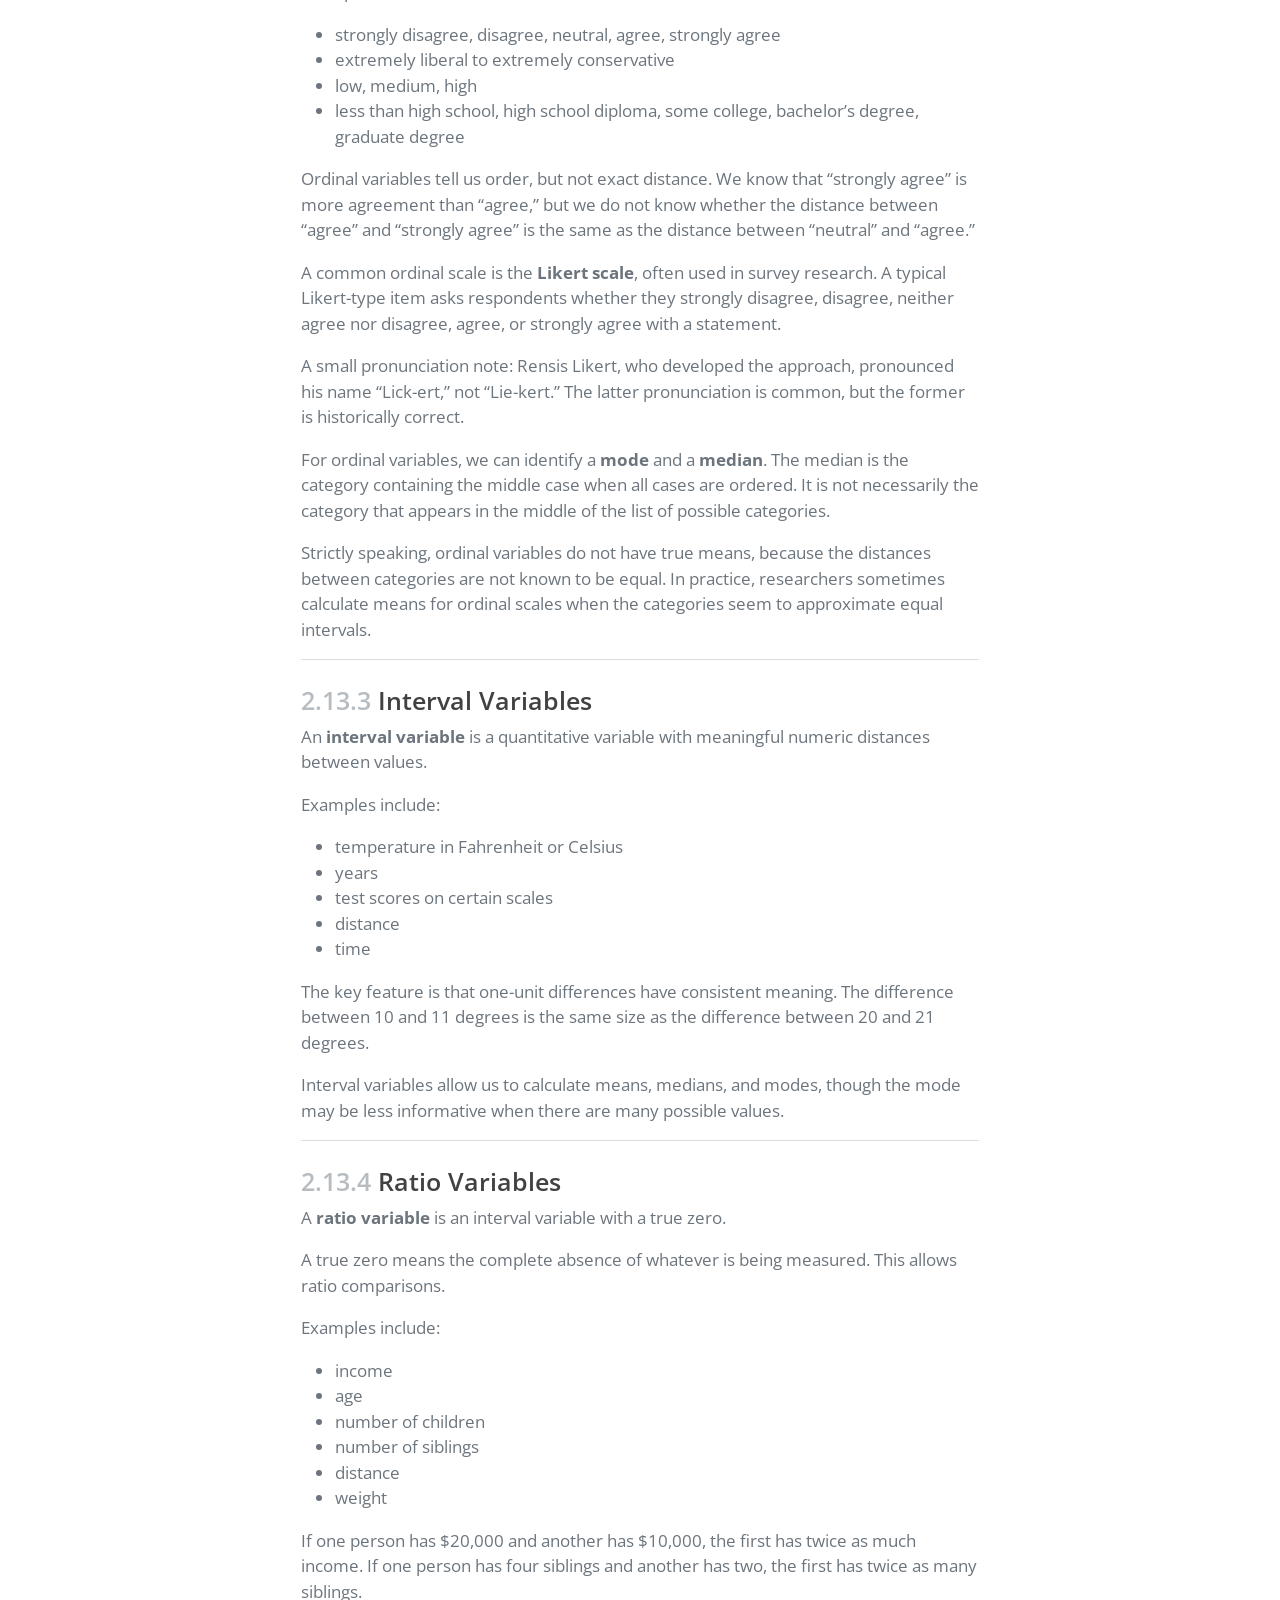
<file: docs/chapter-1.html>
<!DOCTYPE html>
<html xmlns="http://www.w3.org/1999/xhtml" lang="en" xml:lang="en"><head>

<meta charset="utf-8">
<meta name="generator" content="quarto-1.9.37">

<meta name="viewport" content="width=device-width, initial-scale=1.0, user-scalable=yes">


<title>2&nbsp; Chapter 1: Measurement – PubPol 529: Coursebook</title>
<style>
/* Default styles provided by pandoc.
** See https://pandoc.org/MANUAL.html#variables-for-html for config info.
*/
code{white-space: pre-wrap;}
span.smallcaps{font-variant: small-caps;}
div.columns{display: flex; gap: min(4vw, 1.5em);}
div.column{flex: auto; overflow-x: auto;}
div.hanging-indent{margin-left: 1.5em; text-indent: -1.5em;}
ul.task-list{list-style: none;}
ul.task-list li input[type="checkbox"] {
  width: 0.8em;
  margin: 0 0.8em 0.2em -1em; /* quarto-specific, see https://github.com/quarto-dev/quarto-cli/issues/4556 */ 
  vertical-align: middle;
}
</style>


<script src="site_libs/quarto-nav/quarto-nav.js"></script>
<script src="site_libs/quarto-nav/headroom.min.js"></script>
<script src="site_libs/clipboard/clipboard.min.js"></script>
<script src="site_libs/quarto-search/autocomplete.umd.js"></script>
<script src="site_libs/quarto-search/fuse.min.js"></script>
<script src="site_libs/quarto-search/quarto-search.js"></script>
<meta name="quarto:offset" content="./">
<link href="./chapter-2.html" rel="next">
<link href="./index.html" rel="prev">
<script src="site_libs/quarto-html/quarto.js" type="module"></script>
<script src="site_libs/quarto-html/tabsets/tabsets.js" type="module"></script>
<script src="site_libs/quarto-html/popper.min.js"></script>
<script src="site_libs/quarto-html/tippy.umd.min.js"></script>
<script src="site_libs/quarto-html/anchor.min.js"></script>
<link href="site_libs/quarto-html/tippy.css" rel="stylesheet">
<link href="site_libs/quarto-html/quarto-syntax-highlighting-7f8f88aac4f3542376d5c11b86a4c14d.css" rel="stylesheet" id="quarto-text-highlighting-styles">
<script src="site_libs/bootstrap/bootstrap.min.js"></script>
<link href="site_libs/bootstrap/bootstrap-icons.css" rel="stylesheet">
<link href="site_libs/bootstrap/bootstrap-e944e0e12dd6c2e1651c888e836d9b4b.min.css" rel="stylesheet" append-hash="true" id="quarto-bootstrap" data-mode="light">
<script id="quarto-search-options" type="application/json">{
  "location": "sidebar",
  "copy-button": false,
  "collapse-after": 3,
  "panel-placement": "start",
  "type": "textbox",
  "limit": 50,
  "keyboard-shortcut": [
    "f",
    "/",
    "s"
  ],
  "show-item-context": false,
  "language": {
    "search-no-results-text": "No results",
    "search-matching-documents-text": "matching documents",
    "search-copy-link-title": "Copy link to search",
    "search-hide-matches-text": "Hide additional matches",
    "search-more-match-text": "more match in this document",
    "search-more-matches-text": "more matches in this document",
    "search-clear-button-title": "Clear",
    "search-text-placeholder": "",
    "search-detached-cancel-button-title": "Cancel",
    "search-submit-button-title": "Submit",
    "search-label": "Search"
  }
}</script>


</head>

<body class="nav-sidebar floating quarto-light">

<div id="quarto-search-results"></div>
  <header id="quarto-header" class="headroom fixed-top">
  <nav class="quarto-secondary-nav">
    <div class="container-fluid d-flex">
      <button type="button" class="quarto-btn-toggle btn" data-bs-toggle="collapse" role="button" data-bs-target=".quarto-sidebar-collapse-item" aria-controls="quarto-sidebar" aria-expanded="false" aria-label="Toggle sidebar navigation" onclick="if (window.quartoToggleHeadroom) { window.quartoToggleHeadroom(); }">
        <i class="bi bi-layout-text-sidebar-reverse"></i>
      </button>
        <nav class="quarto-page-breadcrumbs" aria-label="breadcrumb"><ol class="breadcrumb"><li class="breadcrumb-item"><a href="./chapter-1.html"><span class="chapter-number">2</span>&nbsp; <span class="chapter-title">Chapter 1: Measurement</span></a></li></ol></nav>
        <a class="flex-grow-1" role="navigation" data-bs-toggle="collapse" data-bs-target=".quarto-sidebar-collapse-item" aria-controls="quarto-sidebar" aria-expanded="false" aria-label="Toggle sidebar navigation" onclick="if (window.quartoToggleHeadroom) { window.quartoToggleHeadroom(); }">      
        </a>
      <button type="button" class="btn quarto-search-button" aria-label="Search" onclick="window.quartoOpenSearch();">
        <i class="bi bi-search"></i>
      </button>
    </div>
  </nav>
</header>
<!-- content -->
<div id="quarto-content" class="quarto-container page-columns page-rows-contents page-layout-article">
<!-- sidebar -->
  <nav id="quarto-sidebar" class="sidebar collapse collapse-horizontal quarto-sidebar-collapse-item sidebar-navigation floating overflow-auto">
    <div class="pt-lg-2 mt-2 text-left sidebar-header">
    <div class="sidebar-title mb-0 py-0">
      <a href="./">PubPol 529: Coursebook</a> 
    </div>
      </div>
        <div class="mt-2 flex-shrink-0 align-items-center">
        <div class="sidebar-search">
        <div id="quarto-search" class="" title="Search"></div>
        </div>
        </div>
    <div class="sidebar-menu-container"> 
    <ul class="list-unstyled mt-1">
        <li class="sidebar-item">
  <div class="sidebar-item-container"> 
  <a href="./index.html" class="sidebar-item-text sidebar-link">
 <span class="menu-text"><span class="chapter-number">1</span>&nbsp; <span class="chapter-title">PubPol 529: Coursebook</span></span></a>
  </div>
</li>
        <li class="sidebar-item">
  <div class="sidebar-item-container"> 
  <a href="./chapter-1.html" class="sidebar-item-text sidebar-link active">
 <span class="menu-text"><span class="chapter-number">2</span>&nbsp; <span class="chapter-title">Chapter 1: Measurement</span></span></a>
  </div>
</li>
        <li class="sidebar-item">
  <div class="sidebar-item-container"> 
  <a href="./chapter-2.html" class="sidebar-item-text sidebar-link">
 <span class="menu-text"><span class="chapter-number">3</span>&nbsp; <span class="chapter-title">Chapter 2: Sampling</span></span></a>
  </div>
</li>
        <li class="sidebar-item">
  <div class="sidebar-item-container"> 
  <a href="./chapter-3.html" class="sidebar-item-text sidebar-link">
 <span class="menu-text"><span class="chapter-number">4</span>&nbsp; <span class="chapter-title">Chapter 3: Descriptive Statistics</span></span></a>
  </div>
</li>
        <li class="sidebar-item">
  <div class="sidebar-item-container"> 
  <a href="./chapter-4.html" class="sidebar-item-text sidebar-link">
 <span class="menu-text"><span class="chapter-number">5</span>&nbsp; <span class="chapter-title">Chapter 4: Probability</span></span></a>
  </div>
</li>
        <li class="sidebar-item">
  <div class="sidebar-item-container"> 
  <a href="./chapter-5.html" class="sidebar-item-text sidebar-link">
 <span class="menu-text"><span class="chapter-number">6</span>&nbsp; <span class="chapter-title">Chapter 5: Probability Distributions</span></span></a>
  </div>
</li>
        <li class="sidebar-item">
  <div class="sidebar-item-container"> 
  <a href="./chapter-6.html" class="sidebar-item-text sidebar-link">
 <span class="menu-text"><span class="chapter-number">7</span>&nbsp; <span class="chapter-title">Chapter 6: Sampling Distributions</span></span></a>
  </div>
</li>
        <li class="sidebar-item">
  <div class="sidebar-item-container"> 
  <a href="./chapter-7.html" class="sidebar-item-text sidebar-link">
 <span class="menu-text"><span class="chapter-number">8</span>&nbsp; <span class="chapter-title">Chapter 7: Statistical Inference</span></span></a>
  </div>
</li>
        <li class="sidebar-item">
  <div class="sidebar-item-container"> 
  <a href="./chapter-8.html" class="sidebar-item-text sidebar-link">
 <span class="menu-text"><span class="chapter-number">9</span>&nbsp; <span class="chapter-title">Chapter 8: Significance Tests</span></span></a>
  </div>
</li>
        <li class="sidebar-item">
  <div class="sidebar-item-container"> 
  <a href="./chapter-9.html" class="sidebar-item-text sidebar-link">
 <span class="menu-text"><span class="chapter-number">10</span>&nbsp; <span class="chapter-title">Chapter 9: Experiments and Causality</span></span></a>
  </div>
</li>
        <li class="sidebar-item">
  <div class="sidebar-item-container"> 
  <a href="./chapter-10.html" class="sidebar-item-text sidebar-link">
 <span class="menu-text"><span class="chapter-number">11</span>&nbsp; <span class="chapter-title">Chapter 10: Comparison of Two Groups</span></span></a>
  </div>
</li>
        <li class="sidebar-item">
  <div class="sidebar-item-container"> 
  <a href="./chapter-11.html" class="sidebar-item-text sidebar-link">
 <span class="menu-text"><span class="chapter-number">12</span>&nbsp; <span class="chapter-title">Chapter 11: Association Between Categorical Variables</span></span></a>
  </div>
</li>
        <li class="sidebar-item">
  <div class="sidebar-item-container"> 
  <a href="./chapter-12.html" class="sidebar-item-text sidebar-link">
 <span class="menu-text"><span class="chapter-number">13</span>&nbsp; <span class="chapter-title">Chapter 12: ANOVA</span></span></a>
  </div>
</li>
        <li class="sidebar-item">
  <div class="sidebar-item-container"> 
  <a href="./chapter-13.html" class="sidebar-item-text sidebar-link">
 <span class="menu-text"><span class="chapter-number">14</span>&nbsp; <span class="chapter-title">Chapter 13: Correlation</span></span></a>
  </div>
</li>
        <li class="sidebar-item">
  <div class="sidebar-item-container"> 
  <a href="./chapter-14.html" class="sidebar-item-text sidebar-link">
 <span class="menu-text"><span class="chapter-number">15</span>&nbsp; <span class="chapter-title">Chapter 14: Linear Regression</span></span></a>
  </div>
</li>
    </ul>
    </div>
</nav>
<div id="quarto-sidebar-glass" class="quarto-sidebar-collapse-item" data-bs-toggle="collapse" data-bs-target=".quarto-sidebar-collapse-item"></div>
<!-- margin-sidebar -->
    <div id="quarto-margin-sidebar" class="sidebar margin-sidebar">
        <nav id="TOC" role="doc-toc" class="toc-active">
    <h2 id="toc-title">Table of contents</h2>
   
  <ul>
  <li><a href="#concepts" id="toc-concepts" class="nav-link active" data-scroll-target="#concepts"><span class="header-section-number">2.1</span> Concepts</a></li>
  <li><a href="#what-makes-a-concept-useful" id="toc-what-makes-a-concept-useful" class="nav-link" data-scroll-target="#what-makes-a-concept-useful"><span class="header-section-number">2.2</span> What Makes a Concept Useful?</a></li>
  <li><a href="#from-concepts-to-variables-operationalization" id="toc-from-concepts-to-variables-operationalization" class="nav-link" data-scroll-target="#from-concepts-to-variables-operationalization"><span class="header-section-number">2.3</span> From Concepts to Variables: Operationalization</a></li>
  <li><a href="#example-measuring-political-ideology" id="toc-example-measuring-political-ideology" class="nav-link" data-scroll-target="#example-measuring-political-ideology"><span class="header-section-number">2.4</span> Example: Measuring Political Ideology</a></li>
  <li><a href="#example-measuring-education" id="toc-example-measuring-education" class="nav-link" data-scroll-target="#example-measuring-education"><span class="header-section-number">2.5</span> Example: Measuring Education</a></li>
  <li><a href="#measurement-choices-in-existing-data" id="toc-measurement-choices-in-existing-data" class="nav-link" data-scroll-target="#measurement-choices-in-existing-data"><span class="header-section-number">2.6</span> Measurement Choices in Existing Data</a></li>
  <li><a href="#assessing-measurement-quality" id="toc-assessing-measurement-quality" class="nav-link" data-scroll-target="#assessing-measurement-quality"><span class="header-section-number">2.7</span> Assessing Measurement Quality</a>
  <ul class="collapse">
  <li><a href="#reliability" id="toc-reliability" class="nav-link" data-scroll-target="#reliability"><span class="header-section-number">2.7.1</span> Reliability</a></li>
  <li><a href="#validity" id="toc-validity" class="nav-link" data-scroll-target="#validity"><span class="header-section-number">2.7.2</span> Validity</a></li>
  </ul></li>
  <li><a href="#change-does-not-necessarily-mean-unreliability" id="toc-change-does-not-necessarily-mean-unreliability" class="nav-link" data-scroll-target="#change-does-not-necessarily-mean-unreliability"><span class="header-section-number">2.8</span> Change Does Not Necessarily Mean Unreliability</a></li>
  <li><a href="#response-bias" id="toc-response-bias" class="nav-link" data-scroll-target="#response-bias"><span class="header-section-number">2.9</span> Response Bias</a></li>
  <li><a href="#example-measuring-religiosity" id="toc-example-measuring-religiosity" class="nav-link" data-scroll-target="#example-measuring-religiosity"><span class="header-section-number">2.10</span> Example: Measuring Religiosity</a></li>
  <li><a href="#variables" id="toc-variables" class="nav-link" data-scroll-target="#variables"><span class="header-section-number">2.11</span> Variables</a></li>
  <li><a href="#categorical-and-quantitative-variables" id="toc-categorical-and-quantitative-variables" class="nav-link" data-scroll-target="#categorical-and-quantitative-variables"><span class="header-section-number">2.12</span> Categorical and Quantitative Variables</a></li>
  <li><a href="#levels-of-measurement" id="toc-levels-of-measurement" class="nav-link" data-scroll-target="#levels-of-measurement"><span class="header-section-number">2.13</span> Levels of Measurement</a>
  <ul class="collapse">
  <li><a href="#nominal-variables" id="toc-nominal-variables" class="nav-link" data-scroll-target="#nominal-variables"><span class="header-section-number">2.13.1</span> Nominal Variables</a></li>
  <li><a href="#ordinal-variables" id="toc-ordinal-variables" class="nav-link" data-scroll-target="#ordinal-variables"><span class="header-section-number">2.13.2</span> Ordinal Variables</a></li>
  <li><a href="#interval-variables" id="toc-interval-variables" class="nav-link" data-scroll-target="#interval-variables"><span class="header-section-number">2.13.3</span> Interval Variables</a></li>
  <li><a href="#ratio-variables" id="toc-ratio-variables" class="nav-link" data-scroll-target="#ratio-variables"><span class="header-section-number">2.13.4</span> Ratio Variables</a></li>
  </ul></li>
  <li><a href="#discrete-and-continuous-variables" id="toc-discrete-and-continuous-variables" class="nav-link" data-scroll-target="#discrete-and-continuous-variables"><span class="header-section-number">2.14</span> Discrete and Continuous Variables</a></li>
  <li><a href="#why-variable-type-matters" id="toc-why-variable-type-matters" class="nav-link" data-scroll-target="#why-variable-type-matters"><span class="header-section-number">2.15</span> Why Variable Type Matters</a></li>
  <li><a href="#dichotomous-variables" id="toc-dichotomous-variables" class="nav-link" data-scroll-target="#dichotomous-variables"><span class="header-section-number">2.16</span> Dichotomous Variables</a></li>
  <li><a href="#practical-flexibility-in-measurement" id="toc-practical-flexibility-in-measurement" class="nav-link" data-scroll-target="#practical-flexibility-in-measurement"><span class="header-section-number">2.17</span> Practical Flexibility in Measurement</a></li>
  <li><a href="#indexes-and-scales" id="toc-indexes-and-scales" class="nav-link" data-scroll-target="#indexes-and-scales"><span class="header-section-number">2.18</span> Indexes and Scales</a>
  <ul class="collapse">
  <li><a href="#indexes" id="toc-indexes" class="nav-link" data-scroll-target="#indexes"><span class="header-section-number">2.18.1</span> Indexes</a></li>
  <li><a href="#scales" id="toc-scales" class="nav-link" data-scroll-target="#scales"><span class="header-section-number">2.18.2</span> Scales</a></li>
  </ul></li>
  <li><a href="#the-central-lesson-data-are-produced-by-methods" id="toc-the-central-lesson-data-are-produced-by-methods" class="nav-link" data-scroll-target="#the-central-lesson-data-are-produced-by-methods"><span class="header-section-number">2.19</span> The Central Lesson: Data Are Produced by Methods</a></li>
  <li><a href="#key-terms" id="toc-key-terms" class="nav-link" data-scroll-target="#key-terms"><span class="header-section-number">2.20</span> Key Terms</a></li>
  <li><a href="#chapter-summary" id="toc-chapter-summary" class="nav-link" data-scroll-target="#chapter-summary"><span class="header-section-number">2.21</span> Chapter Summary</a></li>
  </ul>
</nav>
    </div>
<!-- main -->
<main class="content" id="quarto-document-content">

<header id="title-block-header" class="quarto-title-block default">
<div class="quarto-title">
<h1 class="title"><span class="chapter-number">2</span>&nbsp; <span class="chapter-title">Chapter 1: Measurement</span></h1>
</div>



<div class="quarto-title-meta">

    
  
    
  </div>
  


</header>


<p>Before we can do statistics, we need data. Before we can have data, we need to measure something.</p>
<p>That sounds simple enough, but measurement is often the hardest part of research. The mathematical tools of statistics can certainly be challenging, but they are systematic and learnable. Measurement, by contrast, requires us to make careful judgments about how abstract ideas become concrete data. If we measure poorly, even the most sophisticated statistical analysis will produce results we cannot trust.</p>
<p>This chapter introduces the logic of measurement. We begin with <strong>concepts</strong>, the ideas we want to study. We then examine <strong>operationalization</strong>, the process of turning concepts into variables. After that, we consider how to assess the quality of measurement using the ideas of <strong>reliability</strong> and <strong>validity</strong>. Finally, we turn to the properties of variables themselves, including their levels of measurement and the implications those properties have for statistical analysis.</p>
<p>By the end of the chapter, you should understand that every data set is the result of choices. Those choices shape what we can learn from the data, what we cannot learn, and how cautious we need to be when interpreting results.</p>
<hr>
<section id="concepts" class="level2" data-number="2.1">
<h2 data-number="2.1" class="anchored" data-anchor-id="concepts"><span class="header-section-number">2.1</span> Concepts</h2>
<p>A <strong>concept</strong> is an idea, label, or category that we use to describe something in the world. Concepts are the building blocks of research. They allow us to identify, describe, compare, and eventually explain social and political phenomena.</p>
<p>In everyday life, we use concepts constantly. We talk about things like:</p>
<ul>
<li>ideology<br>
</li>
<li>intelligence<br>
</li>
<li>poverty<br>
</li>
<li>education<br>
</li>
<li>tolerance<br>
</li>
<li>democracy<br>
</li>
<li>corruption<br>
</li>
<li>religiosity<br>
</li>
<li>state capacity</li>
</ul>
<p>These words refer to things we generally believe are real in some meaningful sense, even if they are not directly visible or easy to measure. For example, we may believe that “intelligence” exists, but we cannot simply point to it in the world in the same way we can point to a chair. We may believe that “poverty” exists, but deciding exactly who counts as poor requires choices. We may speak of someone as “educated,” but that could mean many different things: years of schooling, degrees earned, skills acquired, knowledge gained, or some combination of these.</p>
<p>In this sense, scientific inquiry begins much like language learning. A child learning language points to objects and asks, in effect, “What is that?” Learning about the social world begins similarly: we label and describe. But scientific understanding requires more than naming things. It requires us to study relationships between the things we name.</p>
<p>For example, suppose we have a theory that education is related to tolerance. Perhaps we believe that people with more education tend to be more tolerant of people who are different from them. That is a theoretical claim. To test it, however, we need to measure both education and tolerance. And that is where the difficulty begins.</p>
<p>Measuring education may sound easy at first. We could count years of schooling. But does a person who spent six years completing college necessarily have more education than someone who completed it in four? Does formal schooling capture trade skills, informal learning, or knowledge acquired outside institutions? What about differences in educational quality across schools or countries?</p>
<p>Measuring tolerance may be even harder. Do we ask people whether they consider themselves tolerant? Do we observe their behavior? Do we ask about attitudes toward specific groups? Each option captures something slightly different.</p>
<p>The point is not that measurement is impossible. The point is that measurement always requires choices, and those choices have consequences.</p>
<hr>
</section>
<section id="what-makes-a-concept-useful" class="level2" data-number="2.2">
<h2 data-number="2.2" class="anchored" data-anchor-id="what-makes-a-concept-useful"><span class="header-section-number">2.2</span> What Makes a Concept Useful?</h2>
<p>Researchers often create new concepts. This is one reason academic fields sometimes develop so much jargon. Not all concepts are equally useful, however. A useful concept should have several qualities.</p>
<p>First, it should <strong>resonate</strong> with others. When we use the term, other people should have at least a reasonably shared understanding of what we mean.</p>
<p>Second, it should have an <strong>empirical domain</strong>. That is, it should refer to things that can, at least in principle, be observed, identified, or measured.</p>
<p>Third, it should be <strong>fruitful</strong>. A good concept helps us ask interesting questions, develop explanations, and understand relationships in the world.</p>
<p>Fourth, it should be <strong>distinct</strong> from related concepts. If two concepts overlap too much, it becomes difficult to know what exactly we are studying.</p>
<p>Consider the concept of <strong>state capacity</strong>. In political science, state capacity refers to the ability of a state, or government, to do what it sets out to do. A high-capacity state can implement policies, collect taxes, enforce laws, provide services, and maintain order.</p>
<p>This concept is related to, but distinct from, <strong>governance</strong>. Governance often has a normative component. A well-governed country is usually understood as one in which the state acts effectively and in ways that serve citizens’ interests. State capacity, by contrast, is more neutral. A state may have high capacity and use that capacity for harmful or repressive purposes. It may be effective without being just.</p>
<p>That distinction matters. If we want to study state capacity, we need to measure the government’s ability to act, not whether we approve of what the government does.</p>
<hr>
</section>
<section id="from-concepts-to-variables-operationalization" class="level2" data-number="2.3">
<h2 data-number="2.3" class="anchored" data-anchor-id="from-concepts-to-variables-operationalization"><span class="header-section-number">2.3</span> From Concepts to Variables: Operationalization</h2>
<p>Once we identify a concept, we need to turn it into something we can record as data. This process is called <strong>operationalization</strong>.</p>
<p>Operationalization is the process of taking an abstract concept and developing a concrete measurement strategy that produces a variable.</p>
<p>The process usually involves several steps:</p>
<ol type="1">
<li><p><strong>Identify the concept.</strong><br>
What do we want to study?</p></li>
<li><p><strong>Develop a conceptual definition.</strong><br>
What exactly do we mean by the concept?</p></li>
<li><p><strong>Create a measurement strategy.</strong><br>
What procedure will we use to measure it?</p></li>
<li><p><strong>Record the result as a variable.</strong><br>
What values will appear in our data set?</p></li>
</ol>
<p>A <strong>variable</strong> is the recorded result of measurement. It must have at least two possible values. If every case has the same value, then it is not really a variable; it is a constant.</p>
<p>For example, if we conduct a survey of people and ask, “Are you human?” we will presumably get the same answer from everyone. That would not be a useful variable. If we ask, “What is your age?” or “What is your highest level of education?” we expect answers to vary across people.</p>
<hr>
</section>
<section id="example-measuring-political-ideology" class="level2" data-number="2.4">
<h2 data-number="2.4" class="anchored" data-anchor-id="example-measuring-political-ideology"><span class="header-section-number">2.4</span> Example: Measuring Political Ideology</h2>
<p>To see operationalization in practice, consider the concept of <strong>political ideology</strong>.</p>
<p>At the conceptual level, ideology refers to a structured set of political beliefs. But that definition is still abstract. To measure ideology, we need to decide what kind of structure we think ideology has.</p>
<p>One common strategy is to imagine ideology as a single dimension running from liberal to conservative, or left to right. This imposes a particular structure on the concept. It assumes that people can be located somewhere along one ideological spectrum.</p>
<p>That may be useful, but it is not the only way to think about ideology. Political beliefs may have multiple dimensions. For example, someone may be economically conservative but socially liberal, or economically progressive but socially conservative. A single left-right scale may not capture that complexity.</p>
<p>Still, the one-dimensional liberal-conservative scale has been widely used, especially in survey research. One of the most important examples comes from the <strong>American National Election Studies</strong>. The ANES is a long-running study of political opinion in the United States, conducted during presidential election years. Much of the foundational work behind this study was developed at the University of Michigan’s Institute for Social Research.</p>
<p>The ANES asks respondents a question similar to the following:</p>
<blockquote class="blockquote">
<p>We hear a lot of talk these days about liberals and conservatives. Here is a seven-point scale on which the political views that people may hold are arranged from extremely liberal to extremely conservative. Where would you place yourself on this scale?</p>
</blockquote>
<p>The scale is usually arranged as follows:</p>
<ol type="1">
<li>Extremely liberal<br>
</li>
<li>Liberal<br>
</li>
<li>Slightly liberal<br>
</li>
<li>Moderate or middle of the road<br>
</li>
<li>Slightly conservative<br>
</li>
<li>Conservative<br>
</li>
<li>Extremely conservative</li>
</ol>
<p>This measurement strategy produces a variable with seven possible values.</p>
<p>Notice how many choices are embedded in this measure. The researchers have decided that ideology can be represented as a single dimension. They have decided that “liberal” and “conservative” are meaningful endpoints. They have decided that respondents can place themselves on the scale. They have also attached numbers to the categories.</p>
<p>Those numbers are useful, but we need to be careful. This is an <strong>ordinal</strong> scale, meaning the categories have an order. A score of 6 is more conservative than a score of 5, and a score of 5 is more conservative than a score of 4. But we cannot be certain that the distance between 4 and 5 is the same as the distance between 6 and 7.</p>
<p>That matters because, strictly speaking, we should be cautious about calculating averages from ordinal scales. In practice, social scientists often do calculate means of ordinal variables like ideology. This is not necessarily disastrous, especially when the scale behaves approximately like a numeric scale. But it is important to understand the assumption being made.</p>
<p>There are formal rules, and then there is what researchers often do. The two do not always match perfectly.</p>
<hr>
</section>
<section id="example-measuring-education" class="level2" data-number="2.5">
<h2 data-number="2.5" class="anchored" data-anchor-id="example-measuring-education"><span class="header-section-number">2.5</span> Example: Measuring Education</h2>
<p>Education is another concept that initially seems easy to measure but becomes complicated quickly.</p>
<p>One common strategy is to measure education by <strong>years of schooling</strong>. This has several advantages. It is simple, easy to ask in a survey, and widely understood. If someone says they completed twelve years of schooling, we generally understand what that means. It also allows for straightforward comparisons across individuals.</p>
<p>But years of schooling may not capture what we really mean by education. Two people may spend the same number of years in school and learn very different things. Educational quality varies dramatically across schools and countries. Some people acquire substantial knowledge or skills outside formal schooling. Others attend school without gaining the skills we might associate with being educated.</p>
<p>Another strategy is to measure education by <strong>highest degree completed</strong>. This is also common. A survey might ask whether a person has completed high school, some college, a bachelor’s degree, a master’s degree, a professional degree, or a doctorate.</p>
<p>This measure captures formal credentials, which can be important for employment, income, and social status. But it also has limitations. A bachelor’s degree in one field may not be directly comparable to a bachelor’s degree in another. A professional degree, a master’s degree, and a PhD are not always easily ranked along a single dimension. The content, duration, and meaning of degrees differ across contexts.</p>
<p>A third strategy might focus on <strong>skills</strong>, such as literacy, numeracy, writing ability, or technical competency. This may come closer to what some people mean by education, but it is harder to measure. Asking people to report how much they know is unreliable. Testing people may be expensive, time-consuming, or culturally biased.</p>
<p>Each measurement strategy captures part of the concept and misses part of it. There is no perfect measure. The researcher’s task is to choose a strategy that is appropriate for the research question and to be honest about its limitations.</p>
<hr>
</section>
<section id="measurement-choices-in-existing-data" class="level2" data-number="2.6">
<h2 data-number="2.6" class="anchored" data-anchor-id="measurement-choices-in-existing-data"><span class="header-section-number">2.6</span> Measurement Choices in Existing Data</h2>
<p>Researchers often do not collect their own data. Instead, they use data collected by governments, organizations, schools, agencies, or previous researchers. In these cases, the measurement strategy has already been chosen.</p>
<p>For example, education researchers may use administrative data from a state department of education. Those data may include variables such as race and ethnicity, eligibility for free or reduced-price lunch, standardized test scores, school attendance, and graduation status. The researcher does not get to redesign how those variables were measured. Instead, the researcher must understand the choices that were already made.</p>
<p>Census data provide a powerful example. The U.S. Census has measured race and ethnicity in different ways over time. The categories have changed repeatedly, reflecting political, social, and scientific assumptions of different eras.</p>
<p>Historically, race was not always self-identified by respondents. Enumerators often assigned racial categories based on their own observation. Earlier censuses also used a much smaller number of categories, forcing many people into classifications that did not reflect their identities. People of mixed racial background often had to select one category or were assigned one.</p>
<p>By 2000, respondents could choose more than one racial category. The number of available categories has expanded, and write-in options have become more common. This allows for richer self-identification, but it also creates complications for analysis.</p>
<p>The 2020 Census, for example, separated questions about Hispanic, Latino, or Spanish origin from questions about race. Respondents could indicate whether they were of Hispanic, Latino, or Spanish origin and then separately select one or more racial categories. They could also provide more specific origins, such as Mexican, Puerto Rican, Cuban, or another identity.</p>
<p>This structure reflects an important distinction: Hispanic or Latino origin is treated as an ethnicity, not a race. But identities are complex. “Hispanic” often refers to Spanish-speaking heritage, while “Latino” often refers to Latin American geographic origin. These categories do not always map neatly onto how people understand themselves.</p>
<p>The race question includes categories such as White, Black or African American, American Indian or Alaska Native, Asian origin categories, Native Hawaiian and Pacific Islander categories, and other write-in options. Some options refer to racial categories, some to national origins, and some to broader geographic or ethnic groupings.</p>
<p>This flexibility can better reflect how people identify. But it also creates analytical challenges. If researchers download millions of records, they must decide how to group responses. Should someone who selects multiple categories be counted in each? Should they be coded as multiracial? How should write-in responses be treated? What happens when categories have different meanings across cultural contexts?</p>
<p>These are not merely technical questions. They are political and social questions as well. Census categories can shape identity. When a state repeatedly offers certain categories, families and communities may come to understand themselves through those categories. Measurement does not merely reflect the world; sometimes it helps construct the world.</p>
<p>Measurement choices also have material consequences. Census data influence political representation, federal funding, civil rights enforcement, and public policy. Groups may lobby to be included in official categories because recognition affects visibility and resources.</p>
<p>The lesson is simple but important: whenever we see a table, graph, or statistical result, we should ask how the variables were measured. We should not lose our critical instincts. Every data set reflects measurement decisions, and those decisions affect interpretation.</p>
<hr>
</section>
<section id="assessing-measurement-quality" class="level2" data-number="2.7">
<h2 data-number="2.7" class="anchored" data-anchor-id="assessing-measurement-quality"><span class="header-section-number">2.7</span> Assessing Measurement Quality</h2>
<p>A good measurement strategy should be both <strong>reliable</strong> and <strong>valid</strong>.</p>
<p>These are two of the most important concepts in research methods.</p>
<hr>
<section id="reliability" class="level3" data-number="2.7.1">
<h3 data-number="2.7.1" class="anchored" data-anchor-id="reliability"><span class="header-section-number">2.7.1</span> Reliability</h3>
<p>A measurement strategy is <strong>reliable</strong> if it produces consistent results.</p>
<p>If the same measurement strategy is applied multiple times to the same object, person, place, or thing, it should produce the same result, assuming the thing being measured has not changed.</p>
<p>For example, suppose you step on a bathroom scale and it reports your weight. You step off, step back on, and it gives a different number. You move the scale to another part of the room and it gives yet another number. That scale is unreliable.</p>
<p>Reliability is about reproducibility. If I use the measure, you use the measure, and another researcher uses the measure, we should all get the same answer when measuring the same thing under the same conditions.</p>
<p>However, reliability does not require accuracy. A scale that always reports your weight as five pounds heavier than it really is may be perfectly reliable. It is consistently wrong. Reliability means consistency, not correctness.</p>
<hr>
</section>
<section id="validity" class="level3" data-number="2.7.2">
<h3 data-number="2.7.2" class="anchored" data-anchor-id="validity"><span class="header-section-number">2.7.2</span> Validity</h3>
<p>A measurement strategy is <strong>valid</strong> if it measures the concept it is intended to measure.</p>
<p>Validity has two components. First, the measure must be pointed at the right concept. Second, it must measure that concept accurately.</p>
<p>Suppose we want to measure education and decide to use years of schooling. Is that valid? It depends on what we mean by education. If we mean time spent in formal educational institutions, then years of schooling is valid. If we mean knowledge, skills, or intellectual development, then years of schooling may be only partially valid.</p>
<p>Validity asks: Are we actually measuring what we think we are measuring?</p>
<p>Reliability and validity are related but distinct. A measure can be reliable without being valid. For example, a biased scale may give the same wrong answer every time. It is reliable but invalid.</p>
<p>A measure that is highly unreliable cannot be fully valid, because validity requires accuracy. If a measure produces wildly inconsistent results, it cannot accurately capture the intended concept.</p>
<p>One common way to visualize reliability and validity is with a target:</p>
<ul>
<li>A reliable but invalid measure produces results clustered together but away from the bullseye.<br>
</li>
<li>An unreliable measure produces results scattered widely.<br>
</li>
<li>A valid and reliable measure produces results clustered near the bullseye.</li>
</ul>
<p>Reliability is about consistency. Validity is about truthfulness to the concept.</p>
<hr>
</section>
</section>
<section id="change-does-not-necessarily-mean-unreliability" class="level2" data-number="2.8">
<h2 data-number="2.8" class="anchored" data-anchor-id="change-does-not-necessarily-mean-unreliability"><span class="header-section-number">2.8</span> Change Does Not Necessarily Mean Unreliability</h2>
<p>One point often causes confusion: if the thing being measured changes, then the measurement should change.</p>
<p>Suppose we ask students how many times they engaged in binge drinking during the past month. If we ask at the beginning of the semester, the answer may differ from the answer during midterms. That does not necessarily mean the measure is unreliable. It may simply mean behavior changed.</p>
<p>But suppose our real goal is to measure a more stable trait, such as a person’s general drinking habits. Asking only about last week may not be reliable for that broader concept. Last week could have been unusual.</p>
<p>This distinction matters. A question can be reliable for a narrow concept but unreliable for a broader one.</p>
<p>For example:</p>
<blockquote class="blockquote">
<p>How many times did you attend religious services last week?</p>
</blockquote>
<p>This may reliably measure whether someone attended services last week. But it may not reliably measure religiosity as a broader personal characteristic.</p>
<hr>
</section>
<section id="response-bias" class="level2" data-number="2.9">
<h2 data-number="2.9" class="anchored" data-anchor-id="response-bias"><span class="header-section-number">2.9</span> Response Bias</h2>
<p>A common threat to measurement quality is <strong>response bias</strong>.</p>
<p>Response bias occurs when the way a question is asked, or the context in which it is asked, leads respondents to give answers that do not accurately reflect their true beliefs, behaviors, or experiences.</p>
<p>This often happens when respondents feel social pressure.</p>
<p>For example, surveys frequently ask:</p>
<blockquote class="blockquote">
<p>Did you vote in the last election?</p>
</blockquote>
<p>In the United States, the percentage of people who say yes is usually higher than actual turnout. Some respondents may misremember. Some may generally think of themselves as voters and answer accordingly. Others may know that voting is socially approved and feel pressure to say yes.</p>
<p>Response bias can also occur when questions ask about illegal or sensitive behavior. Suppose researchers want to study corruption and ask business owners:</p>
<blockquote class="blockquote">
<p>Did you pay a bribe to receive a permit?</p>
</blockquote>
<p>Respondents may be reluctant to admit participating in an illegal transaction. A less threatening question might ask:</p>
<blockquote class="blockquote">
<p>How common is it for businesses in your industry to be asked for unofficial payments when applying for permits?</p>
</blockquote>
<p>This does not eliminate the problem, but it may reduce the pressure on respondents.</p>
<p>Similarly, if researchers want to study racial prejudice, directly asking people whether race influenced their vote may not produce truthful answers. Respondents may not want to admit prejudice, or they may not be fully aware of how race shaped their behavior. Researchers may therefore use indirect methods, such as experiments that vary candidate race while holding policy positions constant.</p>
<p>Good measurement requires anticipating how people interpret questions and how social pressures shape responses.</p>
<hr>
</section>
<section id="example-measuring-religiosity" class="level2" data-number="2.10">
<h2 data-number="2.10" class="anchored" data-anchor-id="example-measuring-religiosity"><span class="header-section-number">2.10</span> Example: Measuring Religiosity</h2>
<p>Religiosity is a useful example because it is difficult to define and measure.</p>
<p>Suppose we want to know how religious a person is. We might ask:</p>
<blockquote class="blockquote">
<p>Did you attend religious services last week?<br>
Yes or no.</p>
</blockquote>
<p>This question is simple and may be reliable for measuring attendance last week. But is it valid as a measure of religiosity?</p>
<p>There are several problems. A person may attend services for family or social reasons without feeling religious. Another person may be deeply religious but unable to attend services because of illness, disability, transportation barriers, or because their religious practice does not center on formal services. Religious holidays may also affect attendance in particular weeks.</p>
<p>A broader question might be:</p>
<blockquote class="blockquote">
<p>How frequently do you attend religious services?<br>
Every week, almost every week, once or twice a month, a few times a year, or never.</p>
</blockquote>
<p>This improves on the previous question by capturing usual behavior rather than one week. But it still assumes that religious service attendance is closely related to religiosity.</p>
<p>Another possibility is:</p>
<blockquote class="blockquote">
<p>Is religion an important part of your life?<br>
Yes or no.</p>
</blockquote>
<p>This gets closer to internal belief, but it forces a complex matter into a binary answer. Someone might feel that religion is somewhat important, occasionally important, culturally important, spiritually important, or important in some contexts but not others.</p>
<p>A more scaled question might be:</p>
<blockquote class="blockquote">
<p>On a scale from 1 to 10, how much have you internalized a religious belief system and made its practice a regular part of your life?</p>
</blockquote>
<p>This appears more nuanced, but it has its own problems. The wording is complex. “Internalized a religious belief system” may mean different things to different people. The question also asks two things at once: whether someone has internalized beliefs and whether they practice them regularly. A person may have strong beliefs but little practice, or regular practice but weaker belief.</p>
<p>The scale itself is also ambiguous. What does a 7 mean? How is it different from a 6 or an 8? Different respondents may interpret the numbers very differently.</p>
<p>This example illustrates a general rule: the hardest part of data analysis is often not the statistical analysis itself. It is creating measures that actually capture the concepts we care about.</p>
<hr>
</section>
<section id="variables" class="level2" data-number="2.11">
<h2 data-number="2.11" class="anchored" data-anchor-id="variables"><span class="header-section-number">2.11</span> Variables</h2>
<p>A measurement strategy produces a <strong>variable</strong>. A variable is a recorded feature that can take on different values across cases.</p>
<p>Variables have properties. These properties determine what we can do with the data. They affect whether we can calculate means, create certain types of graphs, use particular statistical tests, or interpret results in specific ways.</p>
<p>Three important ways to classify variables are:</p>
<ol type="1">
<li><strong>Categorical versus quantitative</strong><br>
</li>
<li><strong>Level of measurement: nominal, ordinal, interval, or ratio</strong><br>
</li>
<li><strong>Discrete versus continuous</strong></li>
</ol>
<p>These classifications overlap, but each gives us useful information.</p>
<hr>
</section>
<section id="categorical-and-quantitative-variables" class="level2" data-number="2.12">
<h2 data-number="2.12" class="anchored" data-anchor-id="categorical-and-quantitative-variables"><span class="header-section-number">2.12</span> Categorical and Quantitative Variables</h2>
<p>The most basic distinction is between <strong>categorical</strong> and <strong>quantitative</strong> variables.</p>
<p>A <strong>quantitative variable</strong> uses numbers in a mathematically meaningful way. The values represent amounts.</p>
<p>Examples include:</p>
<ul>
<li>income<br>
</li>
<li>age<br>
</li>
<li>temperature<br>
</li>
<li>number of siblings<br>
</li>
<li>years of education<br>
</li>
<li>distance<br>
</li>
<li>time</li>
</ul>
<p>With quantitative variables, the numbers have mathematical meaning. If one person earns $40,000 and another earns $80,000, the second person earns twice as much. If one object is 10 centimeters long and another is 20 centimeters long, the second is twice as long.</p>
<p>A <strong>categorical variable</strong> places cases into categories. The categories may be named with words or represented by numbers, but the numbers do not necessarily have mathematical meaning.</p>
<p>Examples include:</p>
<ul>
<li>political party<br>
</li>
<li>region<br>
</li>
<li>gender<br>
</li>
<li>religious affiliation<br>
</li>
<li>employment status<br>
</li>
<li>agreement or disagreement with a statement</li>
</ul>
<p>For example, a data set might code Democrats as 1, Republicans as 2, and Independents as 3. But that does not mean Republicans are “twice” Democrats or that Independents are “three times” Democrats. The numbers are just labels.</p>
<p>This distinction is crucial because statistical software will often calculate things whether or not they make conceptual sense. The software may compute a mean for party identification coded as 1, 2, and 3. But that mean is meaningless unless the numbers represent real quantities.</p>
<hr>
</section>
<section id="levels-of-measurement" class="level2" data-number="2.13">
<h2 data-number="2.13" class="anchored" data-anchor-id="levels-of-measurement"><span class="header-section-number">2.13</span> Levels of Measurement</h2>
<p>The second classification concerns the <strong>level of measurement</strong>. The three most important levels are:</p>
<ol type="1">
<li>Nominal<br>
</li>
<li>Ordinal<br>
</li>
<li>Interval</li>
</ol>
<p>A fourth, ratio, is often treated separately, though for many practical purposes it can be understood as a special kind of interval variable.</p>
<hr>
<section id="nominal-variables" class="level3" data-number="2.13.1">
<h3 data-number="2.13.1" class="anchored" data-anchor-id="nominal-variables"><span class="header-section-number">2.13.1</span> Nominal Variables</h3>
<p>A <strong>nominal variable</strong> is a categorical variable whose categories have no inherent order.</p>
<p>The word “nominal” comes from the idea of naming. Nominal variables name categories.</p>
<p>Examples include:</p>
<ul>
<li>religious affiliation<br>
</li>
<li>gender<br>
</li>
<li>occupation<br>
</li>
<li>region<br>
</li>
<li>political party<br>
</li>
<li>race or ethnicity categories</li>
</ul>
<p>With nominal variables, one category is not naturally higher or lower than another. The categories are simply different.</p>
<p>Because there is no order, the only measure of central tendency available for a nominal variable is the <strong>mode</strong>, or most common category. There is no median and no meaningful mean.</p>
<hr>
</section>
<section id="ordinal-variables" class="level3" data-number="2.13.2">
<h3 data-number="2.13.2" class="anchored" data-anchor-id="ordinal-variables"><span class="header-section-number">2.13.2</span> Ordinal Variables</h3>
<p>An <strong>ordinal variable</strong> is a categorical variable whose categories have a meaningful order.</p>
<p>Examples include:</p>
<ul>
<li>strongly disagree, disagree, neutral, agree, strongly agree<br>
</li>
<li>extremely liberal to extremely conservative<br>
</li>
<li>low, medium, high<br>
</li>
<li>less than high school, high school diploma, some college, bachelor’s degree, graduate degree</li>
</ul>
<p>Ordinal variables tell us order, but not exact distance. We know that “strongly agree” is more agreement than “agree,” but we do not know whether the distance between “agree” and “strongly agree” is the same as the distance between “neutral” and “agree.”</p>
<p>A common ordinal scale is the <strong>Likert scale</strong>, often used in survey research. A typical Likert-type item asks respondents whether they strongly disagree, disagree, neither agree nor disagree, agree, or strongly agree with a statement.</p>
<p>A small pronunciation note: Rensis Likert, who developed the approach, pronounced his name “Lick-ert,” not “Lie-kert.” The latter pronunciation is common, but the former is historically correct.</p>
<p>For ordinal variables, we can identify a <strong>mode</strong> and a <strong>median</strong>. The median is the category containing the middle case when all cases are ordered. It is not necessarily the category that appears in the middle of the list of possible categories.</p>
<p>Strictly speaking, ordinal variables do not have true means, because the distances between categories are not known to be equal. In practice, researchers sometimes calculate means for ordinal scales when the categories seem to approximate equal intervals.</p>
<hr>
</section>
<section id="interval-variables" class="level3" data-number="2.13.3">
<h3 data-number="2.13.3" class="anchored" data-anchor-id="interval-variables"><span class="header-section-number">2.13.3</span> Interval Variables</h3>
<p>An <strong>interval variable</strong> is a quantitative variable with meaningful numeric distances between values.</p>
<p>Examples include:</p>
<ul>
<li>temperature in Fahrenheit or Celsius<br>
</li>
<li>years<br>
</li>
<li>test scores on certain scales<br>
</li>
<li>distance<br>
</li>
<li>time</li>
</ul>
<p>The key feature is that one-unit differences have consistent meaning. The difference between 10 and 11 degrees is the same size as the difference between 20 and 21 degrees.</p>
<p>Interval variables allow us to calculate means, medians, and modes, though the mode may be less informative when there are many possible values.</p>
<hr>
</section>
<section id="ratio-variables" class="level3" data-number="2.13.4">
<h3 data-number="2.13.4" class="anchored" data-anchor-id="ratio-variables"><span class="header-section-number">2.13.4</span> Ratio Variables</h3>
<p>A <strong>ratio variable</strong> is an interval variable with a true zero.</p>
<p>A true zero means the complete absence of whatever is being measured. This allows ratio comparisons.</p>
<p>Examples include:</p>
<ul>
<li>income<br>
</li>
<li>age<br>
</li>
<li>number of children<br>
</li>
<li>number of siblings<br>
</li>
<li>distance<br>
</li>
<li>weight</li>
</ul>
<p>If one person has $20,000 and another has $10,000, the first has twice as much income. If one person has four siblings and another has two, the first has twice as many siblings.</p>
<p>Temperature in Fahrenheit or Celsius is not a ratio variable because zero degrees does not mean “no temperature.” Sixty degrees Fahrenheit is not twice as hot as thirty degrees Fahrenheit.</p>
<p>For many purposes in introductory statistics, the key distinction is whether the variable is categorical, ordinal, or quantitative. But understanding ratio variables helps clarify what kinds of mathematical statements are meaningful.</p>
<hr>
</section>
</section>
<section id="discrete-and-continuous-variables" class="level2" data-number="2.14">
<h2 data-number="2.14" class="anchored" data-anchor-id="discrete-and-continuous-variables"><span class="header-section-number">2.14</span> Discrete and Continuous Variables</h2>
<p>The third classification concerns whether a variable is <strong>discrete</strong> or <strong>continuous</strong>.</p>
<p>A <strong>discrete variable</strong> has a well-defined set of possible values. Count variables are discrete.</p>
<p>Examples include:</p>
<ul>
<li>number of children<br>
</li>
<li>number of siblings<br>
</li>
<li>number of schools in a district<br>
</li>
<li>number of votes<br>
</li>
<li>number of arrests</li>
</ul>
<p>You can have 2 children or 3 children, but not 2.47 children.</p>
<p>Categorical variables are also discrete because cases fall into distinct categories.</p>
<p>A <strong>continuous variable</strong> can, in principle, take on infinitely many values within a range.</p>
<p>Examples include:</p>
<ul>
<li>distance<br>
</li>
<li>time<br>
</li>
<li>height<br>
</li>
<li>weight<br>
</li>
<li>temperature</li>
</ul>
<p>A distance can be measured in meters, centimeters, millimeters, or smaller units. In principle, we can always divide the scale more finely.</p>
<p>In practice, continuous variables are often recorded in rounded form. Age is technically continuous, but surveys usually record age in whole years. A three-year-old may proudly say they are “three and a half,” but most data sets do not record age that precisely.</p>
<p>Likewise, income may seem continuous in principle, but in practice it is often recorded in dollars or categories. Measurement always involves practical choices.</p>
<hr>
</section>
<section id="why-variable-type-matters" class="level2" data-number="2.15">
<h2 data-number="2.15" class="anchored" data-anchor-id="why-variable-type-matters"><span class="header-section-number">2.15</span> Why Variable Type Matters</h2>
<p>The properties of variables determine what we can do with them.</p>
<p>For example, the type of graph we use depends on the variable. A continuous variable is often displayed using a <strong>histogram</strong>, where bars touch because the underlying scale is continuous. A discrete categorical variable is often displayed using a <strong>bar chart</strong>, where bars are separated because the categories are distinct.</p>
<p>Variable type also affects what summary statistics are meaningful.</p>
<p>The three common measures of central tendency are:</p>
<ul>
<li><strong>Mode</strong>: the most common value or category<br>
</li>
<li><strong>Median</strong>: the middle value when cases are ordered<br>
</li>
<li><strong>Mean</strong>: the arithmetic average</li>
</ul>
<p>Which measures can we use?</p>
<table class="caption-top table">
<thead>
<tr class="header">
<th>Level of Measurement</th>
<th style="text-align: right;">Mode</th>
<th style="text-align: right;">Median</th>
<th style="text-align: right;">Mean</th>
</tr>
</thead>
<tbody>
<tr class="odd">
<td>Nominal</td>
<td style="text-align: right;">Yes</td>
<td style="text-align: right;">No</td>
<td style="text-align: right;">No</td>
</tr>
<tr class="even">
<td>Ordinal</td>
<td style="text-align: right;">Yes</td>
<td style="text-align: right;">Yes</td>
<td style="text-align: right;">Usually no, though sometimes approximated</td>
</tr>
<tr class="odd">
<td>Interval/Ratio</td>
<td style="text-align: right;">Yes</td>
<td style="text-align: right;">Yes</td>
<td style="text-align: right;">Yes</td>
</tr>
</tbody>
</table>
<p>For nominal variables, only the mode makes sense. If religious affiliation is coded as Protestant = 1, Catholic = 2, Jewish = 3, Muslim = 4, Hindu = 5, and no religion = 6, calculating the average would not produce a meaningful result.</p>
<p>For ordinal variables, the median and mode are meaningful because the categories can be ordered. But the mean is questionable unless we are willing to assume that the distances between categories are approximately equal.</p>
<p>For interval and ratio variables, the mean, median, and mode are all possible, though the mode is often less useful when there are many unique values.</p>
<hr>
</section>
<section id="dichotomous-variables" class="level2" data-number="2.16">
<h2 data-number="2.16" class="anchored" data-anchor-id="dichotomous-variables"><span class="header-section-number">2.16</span> Dichotomous Variables</h2>
<p>A <strong>dichotomous variable</strong> has exactly two categories.</p>
<p>Examples include:</p>
<ul>
<li>yes/no<br>
</li>
<li>employed/not employed<br>
</li>
<li>voted/did not vote<br>
</li>
<li>Democrat/not Democrat<br>
</li>
<li>treatment/control<br>
</li>
<li>heads/tails</li>
</ul>
<p>Dichotomous variables are technically nominal because they consist of categories. However, they have special properties when coded as 0 and 1.</p>
<p>For example:</p>
<ul>
<li>Employed = 1<br>
</li>
<li>Not employed = 0</li>
</ul>
<p>If we calculate the mean of this variable, the result is the proportion of cases coded 1.</p>
<p>Suppose we have ten people. Seven are employed and three are not. The variable contains seven 1s and three 0s. The mean is:</p>
<p>[ = 0.7 ]</p>
<p>That means 70 percent of the sample is employed.</p>
<p>This is a special case where taking the mean of a nominal variable makes sense because of the 0/1 coding. Dichotomous variables are also important in regression analysis, where they can be used as indicators or “dummy variables.”</p>
<p>The term <strong>dummy variable</strong> simply means that the variable stands in for membership in a category. It is not a judgment about the variable or the people in the category.</p>
<hr>
</section>
<section id="practical-flexibility-in-measurement" class="level2" data-number="2.17">
<h2 data-number="2.17" class="anchored" data-anchor-id="practical-flexibility-in-measurement"><span class="header-section-number">2.17</span> Practical Flexibility in Measurement</h2>
<p>The rules about measurement levels are important, but researchers sometimes bend them for practical reasons.</p>
<p>For example, researchers often calculate means for ordinal scales. Grade point averages are a familiar example. Letter grades are ordinal: A is higher than B, B is higher than C, and so on. Yet schools often convert them into numbers and calculate averages.</p>
<p>Similarly, political scientists often calculate mean ideology scores using seven-point ideology scales. This is not strictly ideal, but if the scale behaves approximately like an interval variable, the mean may still be useful.</p>
<p>Researchers also sometimes convert interval or ratio variables into ordinal categories. Income is a common example. Instead of asking people to report exact income, a survey might ask them to choose a range:</p>
<ul>
<li>Less than $10,000<br>
</li>
<li>$10,000 to $24,999<br>
</li>
<li>$25,000 to $49,999<br>
</li>
<li>$50,000 to $99,999<br>
</li>
<li>$100,000 or more</li>
</ul>
<p>This loses information, but it has advantages. People may be more willing to report a category than an exact income. They may also know their approximate income range more easily than their precise income. In policy research, income categories may correspond to eligibility thresholds for public programs.</p>
<p>Sometimes researchers treat discrete variables as continuous when there are many possible values. For example, the number of students in a school is technically discrete. A school can have 423 students or 424 students, but not 423.6 students. Yet if we are analyzing hundreds of schools with enrollments ranging from 50 to 3,000, we might graph enrollment using a histogram and treat it as approximately continuous.</p>
<p>The key is not to memorize rules mechanically. The key is to understand what assumptions we are making and whether those assumptions are reasonable for the analysis at hand.</p>
<hr>
</section>
<section id="indexes-and-scales" class="level2" data-number="2.18">
<h2 data-number="2.18" class="anchored" data-anchor-id="indexes-and-scales"><span class="header-section-number">2.18</span> Indexes and Scales</h2>
<p>Researchers often combine multiple items into a single measure. Two common terms for such measures are <strong>index</strong> and <strong>scale</strong>. These terms are sometimes used loosely, but they have distinct meanings.</p>
<hr>
<section id="indexes" class="level3" data-number="2.18.1">
<h3 data-number="2.18.1" class="anchored" data-anchor-id="indexes"><span class="header-section-number">2.18.1</span> Indexes</h3>
<p>An <strong>index</strong> is a measure constructed by combining multiple indicators, usually by adding them together.</p>
<p>The items in an index are generally treated as equivalent contributors to the overall measure.</p>
<p>For example, suppose we want to measure environmental protection across countries. We might create a list of environmental policy areas:</p>
<ul>
<li>air quality regulation<br>
</li>
<li>water quality regulation<br>
</li>
<li>endangered species protection<br>
</li>
<li>carbon emissions policy<br>
</li>
<li>waste disposal regulation<br>
</li>
<li>forest conservation policy</li>
</ul>
<p>For each country, we record whether it has a law in each area. If a country has a law, it receives 1 point. If not, it receives 0. We then add the points to create an environmental protection index.</p>
<p>A country with laws in five areas scores higher than a country with laws in two areas.</p>
<p>This is a simple example, and real indexes are often more complicated. Researchers may weight some items more heavily than others, assess enforcement rather than legal existence, or use expert ratings. But the basic logic is the same: combine multiple indicators into one measure.</p>
<hr>
</section>
<section id="scales" class="level3" data-number="2.18.2">
<h3 data-number="2.18.2" class="anchored" data-anchor-id="scales"><span class="header-section-number">2.18.2</span> Scales</h3>
<p>A <strong>scale</strong> is also composed of multiple items, but the items are usually arranged to capture position along an underlying dimension.</p>
<p>Scales are often used to measure attitudes, beliefs, or intensity.</p>
<p>A familiar example is the Likert-type scale. Respondents are given statements and asked how strongly they agree or disagree. For example:</p>
<blockquote class="blockquote">
<p>Government should do more to reduce income inequality.</p>
</blockquote>
<p>Response options might be:</p>
<ol start="0" type="1">
<li>Strongly disagree<br>
</li>
<li>Disagree<br>
</li>
<li>Neither agree nor disagree<br>
</li>
<li>Agree<br>
</li>
<li>Strongly agree</li>
</ol>
<p>Strictly speaking, Likert’s original idea involved using multiple such items and aggregating responses to measure an underlying attitude. Today, people often refer to a single agree-disagree item as a Likert scale, even though that is a simplified use of the term.</p>
<p>Another type of scale is a <strong>Guttman scale</strong>, which measures intensity by arranging statements in a cumulative order.</p>
<p>For example, suppose we want to measure attitudes about abortion rights. A Guttman-style scale might arrange positions from most restrictive to least restrictive:</p>
<ol type="1">
<li>Abortion should never be permitted under any circumstance.<br>
</li>
<li>Abortion should be permitted only when the life of the pregnant person is at risk.<br>
</li>
<li>Abortion should be permitted in cases of rape or incest.<br>
</li>
<li>Abortion should be permitted for serious health or fetal concerns.<br>
</li>
<li>Abortion should be permitted for broader personal or social reasons.<br>
</li>
<li>Abortion should be permitted whenever the pregnant person chooses.</li>
</ol>
<p>The logic is that someone who endorses a more permissive statement may also endorse the narrower exceptions listed before it. In practice, people’s views are often more complex than a perfect scale allows, but the approach illustrates how researchers can try to measure intensity along a dimension.</p>
<hr>
</section>
</section>
<section id="the-central-lesson-data-are-produced-by-methods" class="level2" data-number="2.19">
<h2 data-number="2.19" class="anchored" data-anchor-id="the-central-lesson-data-are-produced-by-methods"><span class="header-section-number">2.19</span> The Central Lesson: Data Are Produced by Methods</h2>
<p>The most important lesson of this chapter is that data are not simply “out there” waiting to be collected. Data are produced through methods.</p>
<p>Every variable reflects choices:</p>
<ul>
<li>What concept are we trying to measure?<br>
</li>
<li>How do we define it?<br>
</li>
<li>What procedure do we use?<br>
</li>
<li>What categories or scale do we provide?<br>
</li>
<li>Who reports the information?<br>
</li>
<li>What incentives or pressures affect the response?<br>
</li>
<li>How are answers coded?<br>
</li>
<li>What information is lost when we simplify?</li>
</ul>
<p>These choices matter. They affect what we can conclude from our analysis.</p>
<p>A classic illustration is the fishing net. If a net has large holes, small fish pass through. After pulling up the net, we might conclude that there are no small fish in the ocean. But that conclusion would be wrong. The problem is not the ocean; it is the measurement strategy.</p>
<p>The same is true in social research. If our survey, administrative data, or coding strategy cannot capture certain people, behaviors, identities, or experiences, we may mistakenly conclude that they do not exist or do not matter.</p>
<p>Good researchers remain humble about measurement. They ask not only, “What do the data show?” but also, “How were these data created?”</p>
<hr>
</section>
<section id="key-terms" class="level2" data-number="2.20">
<h2 data-number="2.20" class="anchored" data-anchor-id="key-terms"><span class="header-section-number">2.20</span> Key Terms</h2>
<p><strong>Concept</strong><br>
An abstract idea or label used to describe something in the world.</p>
<p><strong>Operationalization</strong><br>
The process of turning a concept into a measurable variable.</p>
<p><strong>Variable</strong><br>
A recorded characteristic that can take on different values.</p>
<p><strong>Measurement strategy</strong><br>
The procedure used to measure a concept and record it as data.</p>
<p><strong>Reliability</strong><br>
The consistency or reproducibility of a measure.</p>
<p><strong>Validity</strong><br>
The extent to which a measure captures the concept it is intended to measure.</p>
<p><strong>Response bias</strong><br>
A measurement problem that occurs when respondents give answers that do not accurately reflect their true beliefs, behaviors, or experiences.</p>
<p><strong>Categorical variable</strong><br>
A variable that places cases into categories.</p>
<p><strong>Quantitative variable</strong><br>
A variable whose values are numbers with mathematical meaning.</p>
<p><strong>Nominal variable</strong><br>
A categorical variable with no inherent ordering among categories.</p>
<p><strong>Ordinal variable</strong><br>
A categorical variable whose categories have a meaningful order.</p>
<p><strong>Interval variable</strong><br>
A quantitative variable with equal distances between values.</p>
<p><strong>Ratio variable</strong><br>
An interval variable with a true zero.</p>
<p><strong>Discrete variable</strong><br>
A variable with distinct, separate possible values.</p>
<p><strong>Continuous variable</strong><br>
A variable that can, in principle, take on infinitely many values within a range.</p>
<p><strong>Dichotomous variable</strong><br>
A variable with exactly two categories, often coded 0 and 1.</p>
<p><strong>Index</strong><br>
A measure created by combining multiple indicators, often by adding them together.</p>
<p><strong>Scale</strong><br>
A measure designed to locate cases along an underlying dimension, often using ordered response options.</p>
<hr>
</section>
<section id="chapter-summary" class="level2" data-number="2.21">
<h2 data-number="2.21" class="anchored" data-anchor-id="chapter-summary"><span class="header-section-number">2.21</span> Chapter Summary</h2>
<p>Measurement is the foundation of statistical analysis. Before we can analyze data, we must decide how to turn abstract concepts into concrete variables. This process requires conceptual clarity, practical judgment, and awareness of trade-offs.</p>
<p>No measure is perfect. A measure may be easy to collect but only loosely connected to the concept. Another may be conceptually strong but difficult to administer. Existing data may be convenient but built on measurement choices we would not have made ourselves.</p>
<p>Reliable measures produce consistent results. Valid measures capture the intended concept. The best measures are both reliable and valid, but many real-world measures fall short in some way.</p>
<p>Finally, variables have properties that shape statistical analysis. Whether a variable is nominal, ordinal, interval, ratio, discrete, continuous, categorical, quantitative, or dichotomous affects what summaries, graphs, and statistical procedures are appropriate.</p>
<p>Measurement is not a preliminary nuisance before the “real” analysis begins. Measurement is part of the analysis. If we do not understand how the data were produced, we cannot responsibly interpret what the data seem to show.</p>


</section>

</main> <!-- /main -->
<script id="quarto-html-after-body" type="application/javascript">
  window.document.addEventListener("DOMContentLoaded", function (event) {
    const icon = "";
    const anchorJS = new window.AnchorJS();
    anchorJS.options = {
      placement: 'right',
      icon: icon
    };
    anchorJS.add('.anchored');
    const isCodeAnnotation = (el) => {
      for (const clz of el.classList) {
        if (clz.startsWith('code-annotation-')) {                     
          return true;
        }
      }
      return false;
    }
    const onCopySuccess = function(e) {
      // button target
      const button = e.trigger;
      // don't keep focus
      button.blur();
      // flash "checked"
      button.classList.add('code-copy-button-checked');
      var currentTitle = button.getAttribute("title");
      button.setAttribute("title", "Copied!");
      let tooltip;
      if (window.bootstrap) {
        button.setAttribute("data-bs-toggle", "tooltip");
        button.setAttribute("data-bs-placement", "left");
        button.setAttribute("data-bs-title", "Copied!");
        tooltip = new bootstrap.Tooltip(button, 
          { trigger: "manual", 
            customClass: "code-copy-button-tooltip",
            offset: [0, -8]});
        tooltip.show();    
      }
      setTimeout(function() {
        if (tooltip) {
          tooltip.hide();
          button.removeAttribute("data-bs-title");
          button.removeAttribute("data-bs-toggle");
          button.removeAttribute("data-bs-placement");
        }
        button.setAttribute("title", currentTitle);
        button.classList.remove('code-copy-button-checked');
      }, 1000);
      // clear code selection
      e.clearSelection();
    }
    const getTextToCopy = function(trigger) {
      const outerScaffold = trigger.parentElement.cloneNode(true);
      const codeEl = outerScaffold.querySelector('code');
      for (const childEl of codeEl.children) {
        if (isCodeAnnotation(childEl)) {
          childEl.remove();
        }
      }
      return codeEl.innerText;
    }
    const clipboard = new window.ClipboardJS('.code-copy-button:not([data-in-quarto-modal])', {
      text: getTextToCopy
    });
    clipboard.on('success', onCopySuccess);
    if (window.document.getElementById('quarto-embedded-source-code-modal')) {
      const clipboardModal = new window.ClipboardJS('.code-copy-button[data-in-quarto-modal]', {
        text: getTextToCopy,
        container: window.document.getElementById('quarto-embedded-source-code-modal')
      });
      clipboardModal.on('success', onCopySuccess);
    }
      var localhostRegex = new RegExp(/^(?:http|https):\/\/localhost\:?[0-9]*\//);
      var mailtoRegex = new RegExp(/^mailto:/);
        var filterRegex = new RegExp('/' + window.location.host + '/');
      var isInternal = (href) => {
          return filterRegex.test(href) || localhostRegex.test(href) || mailtoRegex.test(href);
      }
      // Inspect non-navigation links and adorn them if external
     var links = window.document.querySelectorAll('a[href]:not(.nav-link):not(.navbar-brand):not(.toc-action):not(.sidebar-link):not(.sidebar-item-toggle):not(.pagination-link):not(.no-external):not([aria-hidden]):not(.dropdown-item):not(.quarto-navigation-tool):not(.about-link)');
      for (var i=0; i<links.length; i++) {
        const link = links[i];
        if (!isInternal(link.href)) {
          // undo the damage that might have been done by quarto-nav.js in the case of
          // links that we want to consider external
          if (link.dataset.originalHref !== undefined) {
            link.href = link.dataset.originalHref;
          }
        }
      }
    function tippyHover(el, contentFn, onTriggerFn, onUntriggerFn) {
      const config = {
        allowHTML: true,
        maxWidth: 500,
        delay: 100,
        arrow: false,
        appendTo: function(el) {
            return el.parentElement;
        },
        interactive: true,
        interactiveBorder: 10,
        theme: 'quarto',
        placement: 'bottom-start',
      };
      if (contentFn) {
        config.content = contentFn;
      }
      if (onTriggerFn) {
        config.onTrigger = onTriggerFn;
      }
      if (onUntriggerFn) {
        config.onUntrigger = onUntriggerFn;
      }
      window.tippy(el, config); 
    }
    const noterefs = window.document.querySelectorAll('a[role="doc-noteref"]');
    for (var i=0; i<noterefs.length; i++) {
      const ref = noterefs[i];
      tippyHover(ref, function() {
        // use id or data attribute instead here
        let href = ref.getAttribute('data-footnote-href') || ref.getAttribute('href');
        try { href = new URL(href).hash; } catch {}
        const id = href.replace(/^#\/?/, "");
        const note = window.document.getElementById(id);
        if (note) {
          return note.innerHTML;
        } else {
          return "";
        }
      });
    }
    const xrefs = window.document.querySelectorAll('a.quarto-xref');
    const processXRef = (id, note) => {
      // Strip column container classes
      const stripColumnClz = (el) => {
        el.classList.remove("page-full", "page-columns");
        if (el.children) {
          for (const child of el.children) {
            stripColumnClz(child);
          }
        }
      }
      stripColumnClz(note)
      if (id === null || id.startsWith('sec-')) {
        // Special case sections, only their first couple elements
        const container = document.createElement("div");
        if (note.children && note.children.length > 2) {
          container.appendChild(note.children[0].cloneNode(true));
          for (let i = 1; i < note.children.length; i++) {
            const child = note.children[i];
            if (child.tagName === "P" && child.innerText === "") {
              continue;
            } else {
              container.appendChild(child.cloneNode(true));
              break;
            }
          }
          if (window.Quarto?.typesetMath) {
            window.Quarto.typesetMath(container);
          }
          return container.innerHTML
        } else {
          if (window.Quarto?.typesetMath) {
            window.Quarto.typesetMath(note);
          }
          return note.innerHTML;
        }
      } else {
        // Remove any anchor links if they are present
        const anchorLink = note.querySelector('a.anchorjs-link');
        if (anchorLink) {
          anchorLink.remove();
        }
        if (window.Quarto?.typesetMath) {
          window.Quarto.typesetMath(note);
        }
        if (note.classList.contains("callout")) {
          return note.outerHTML;
        } else {
          return note.innerHTML;
        }
      }
    }
    for (var i=0; i<xrefs.length; i++) {
      const xref = xrefs[i];
      tippyHover(xref, undefined, function(instance) {
        instance.disable();
        let url = xref.getAttribute('href');
        let hash = undefined; 
        if (url.startsWith('#')) {
          hash = url;
        } else {
          try { hash = new URL(url).hash; } catch {}
        }
        if (hash) {
          const id = hash.replace(/^#\/?/, "");
          const note = window.document.getElementById(id);
          if (note !== null) {
            try {
              const html = processXRef(id, note.cloneNode(true));
              instance.setContent(html);
            } finally {
              instance.enable();
              instance.show();
            }
          } else {
            // See if we can fetch this
            fetch(url.split('#')[0])
            .then(res => res.text())
            .then(html => {
              const parser = new DOMParser();
              const htmlDoc = parser.parseFromString(html, "text/html");
              const note = htmlDoc.getElementById(id);
              if (note !== null) {
                const html = processXRef(id, note);
                instance.setContent(html);
              } 
            }).finally(() => {
              instance.enable();
              instance.show();
            });
          }
        } else {
          // See if we can fetch a full url (with no hash to target)
          // This is a special case and we should probably do some content thinning / targeting
          fetch(url)
          .then(res => res.text())
          .then(html => {
            const parser = new DOMParser();
            const htmlDoc = parser.parseFromString(html, "text/html");
            const note = htmlDoc.querySelector('main.content');
            if (note !== null) {
              // This should only happen for chapter cross references
              // (since there is no id in the URL)
              // remove the first header
              if (note.children.length > 0 && note.children[0].tagName === "HEADER") {
                note.children[0].remove();
              }
              const html = processXRef(null, note);
              instance.setContent(html);
            } 
          }).finally(() => {
            instance.enable();
            instance.show();
          });
        }
      }, function(instance) {
      });
    }
        let selectedAnnoteEl;
        const selectorForAnnotation = ( cell, annotation) => {
          let cellAttr = 'data-code-cell="' + cell + '"';
          let lineAttr = 'data-code-annotation="' +  annotation + '"';
          const selector = 'span[' + cellAttr + '][' + lineAttr + ']';
          return selector;
        }
        const selectCodeLines = (annoteEl) => {
          const doc = window.document;
          const targetCell = annoteEl.getAttribute("data-target-cell");
          const targetAnnotation = annoteEl.getAttribute("data-target-annotation");
          const annoteSpan = window.document.querySelector(selectorForAnnotation(targetCell, targetAnnotation));
          const lines = annoteSpan.getAttribute("data-code-lines").split(",");
          const lineIds = lines.map((line) => {
            return targetCell + "-" + line;
          })
          let top = null;
          let height = null;
          let parent = null;
          if (lineIds.length > 0) {
              //compute the position of the single el (top and bottom and make a div)
              const el = window.document.getElementById(lineIds[0]);
              top = el.offsetTop;
              height = el.offsetHeight;
              parent = el.parentElement.parentElement;
            if (lineIds.length > 1) {
              const lastEl = window.document.getElementById(lineIds[lineIds.length - 1]);
              const bottom = lastEl.offsetTop + lastEl.offsetHeight;
              height = bottom - top;
            }
            if (top !== null && height !== null && parent !== null) {
              // cook up a div (if necessary) and position it 
              let div = window.document.getElementById("code-annotation-line-highlight");
              if (div === null) {
                div = window.document.createElement("div");
                div.setAttribute("id", "code-annotation-line-highlight");
                div.style.position = 'absolute';
                parent.appendChild(div);
              }
              div.style.top = top - 2 + "px";
              div.style.height = height + 4 + "px";
              div.style.left = 0;
              let gutterDiv = window.document.getElementById("code-annotation-line-highlight-gutter");
              if (gutterDiv === null) {
                gutterDiv = window.document.createElement("div");
                gutterDiv.setAttribute("id", "code-annotation-line-highlight-gutter");
                gutterDiv.style.position = 'absolute';
                const codeCell = window.document.getElementById(targetCell);
                const gutter = codeCell.querySelector('.code-annotation-gutter');
                gutter.appendChild(gutterDiv);
              }
              gutterDiv.style.top = top - 2 + "px";
              gutterDiv.style.height = height + 4 + "px";
            }
            selectedAnnoteEl = annoteEl;
          }
        };
        const unselectCodeLines = () => {
          const elementsIds = ["code-annotation-line-highlight", "code-annotation-line-highlight-gutter"];
          elementsIds.forEach((elId) => {
            const div = window.document.getElementById(elId);
            if (div) {
              div.remove();
            }
          });
          selectedAnnoteEl = undefined;
        };
          // Handle positioning of the toggle
      window.addEventListener(
        "resize",
        throttle(() => {
          elRect = undefined;
          if (selectedAnnoteEl) {
            selectCodeLines(selectedAnnoteEl);
          }
        }, 10)
      );
      function throttle(fn, ms) {
      let throttle = false;
      let timer;
        return (...args) => {
          if(!throttle) { // first call gets through
              fn.apply(this, args);
              throttle = true;
          } else { // all the others get throttled
              if(timer) clearTimeout(timer); // cancel #2
              timer = setTimeout(() => {
                fn.apply(this, args);
                timer = throttle = false;
              }, ms);
          }
        };
      }
        // Attach click handler to the DT
        const annoteDls = window.document.querySelectorAll('dt[data-target-cell]');
        for (const annoteDlNode of annoteDls) {
          annoteDlNode.addEventListener('click', (event) => {
            const clickedEl = event.target;
            if (clickedEl !== selectedAnnoteEl) {
              unselectCodeLines();
              const activeEl = window.document.querySelector('dt[data-target-cell].code-annotation-active');
              if (activeEl) {
                activeEl.classList.remove('code-annotation-active');
              }
              selectCodeLines(clickedEl);
              clickedEl.classList.add('code-annotation-active');
            } else {
              // Unselect the line
              unselectCodeLines();
              clickedEl.classList.remove('code-annotation-active');
            }
          });
        }
    const findCites = (el) => {
      const parentEl = el.parentElement;
      if (parentEl) {
        const cites = parentEl.dataset.cites;
        if (cites) {
          return {
            el,
            cites: cites.split(' ')
          };
        } else {
          return findCites(el.parentElement)
        }
      } else {
        return undefined;
      }
    };
    var bibliorefs = window.document.querySelectorAll('a[role="doc-biblioref"]');
    for (var i=0; i<bibliorefs.length; i++) {
      const ref = bibliorefs[i];
      const citeInfo = findCites(ref);
      if (citeInfo) {
        tippyHover(citeInfo.el, function() {
          var popup = window.document.createElement('div');
          citeInfo.cites.forEach(function(cite) {
            var citeDiv = window.document.createElement('div');
            citeDiv.classList.add('hanging-indent');
            citeDiv.classList.add('csl-entry');
            var biblioDiv = window.document.getElementById('ref-' + cite);
            if (biblioDiv) {
              citeDiv.innerHTML = biblioDiv.innerHTML;
            }
            popup.appendChild(citeDiv);
          });
          return popup.innerHTML;
        });
      }
    }
  });
  </script>
<nav class="page-navigation">
  <div class="nav-page nav-page-previous">
      <a href="./index.html" class="pagination-link" aria-label="PubPol 529: Coursebook">
        <i class="bi bi-arrow-left-short"></i> <span class="nav-page-text"><span class="chapter-number">1</span>&nbsp; <span class="chapter-title">PubPol 529: Coursebook</span></span>
      </a>          
  </div>
  <div class="nav-page nav-page-next">
      <a href="./chapter-2.html" class="pagination-link" aria-label="Chapter 2: Sampling">
        <span class="nav-page-text"><span class="chapter-number">3</span>&nbsp; <span class="chapter-title">Chapter 2: Sampling</span></span> <i class="bi bi-arrow-right-short"></i>
      </a>
  </div>
</nav>
</div> <!-- /content -->




</body></html>
</file>
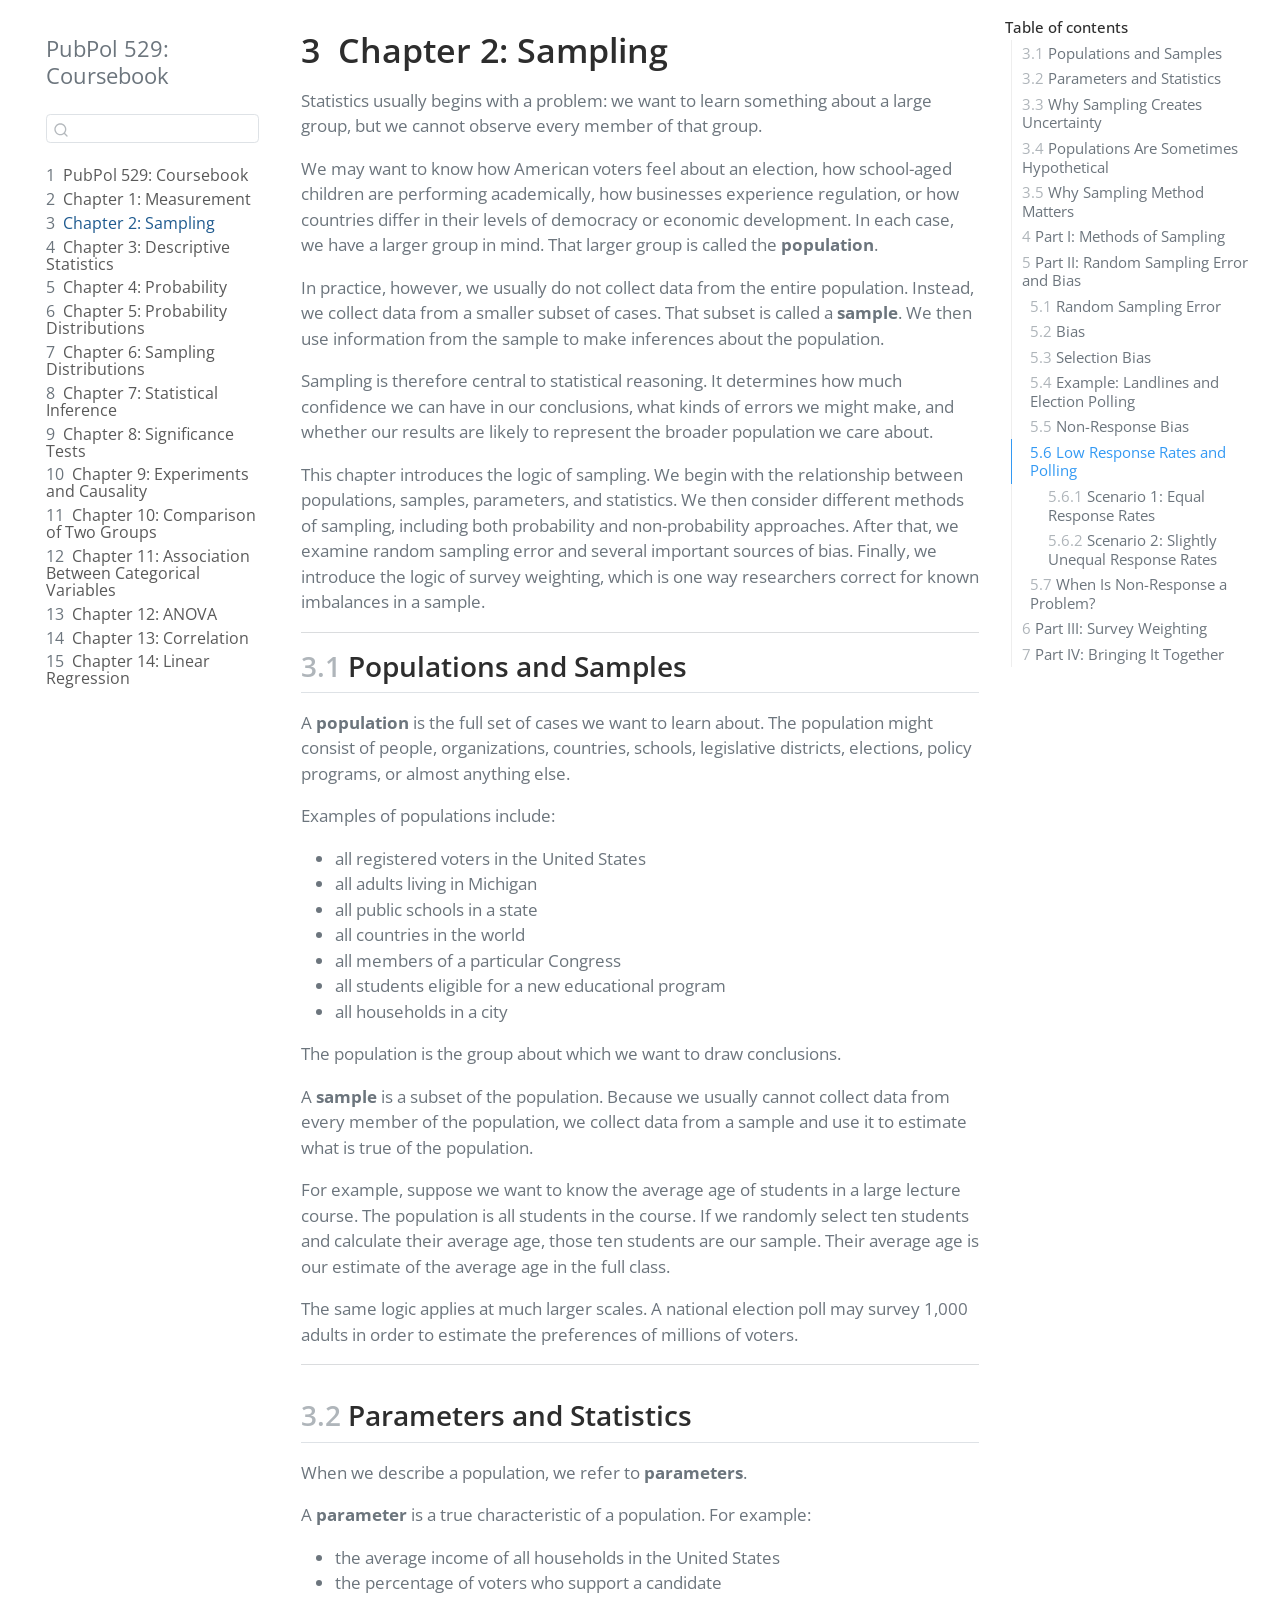
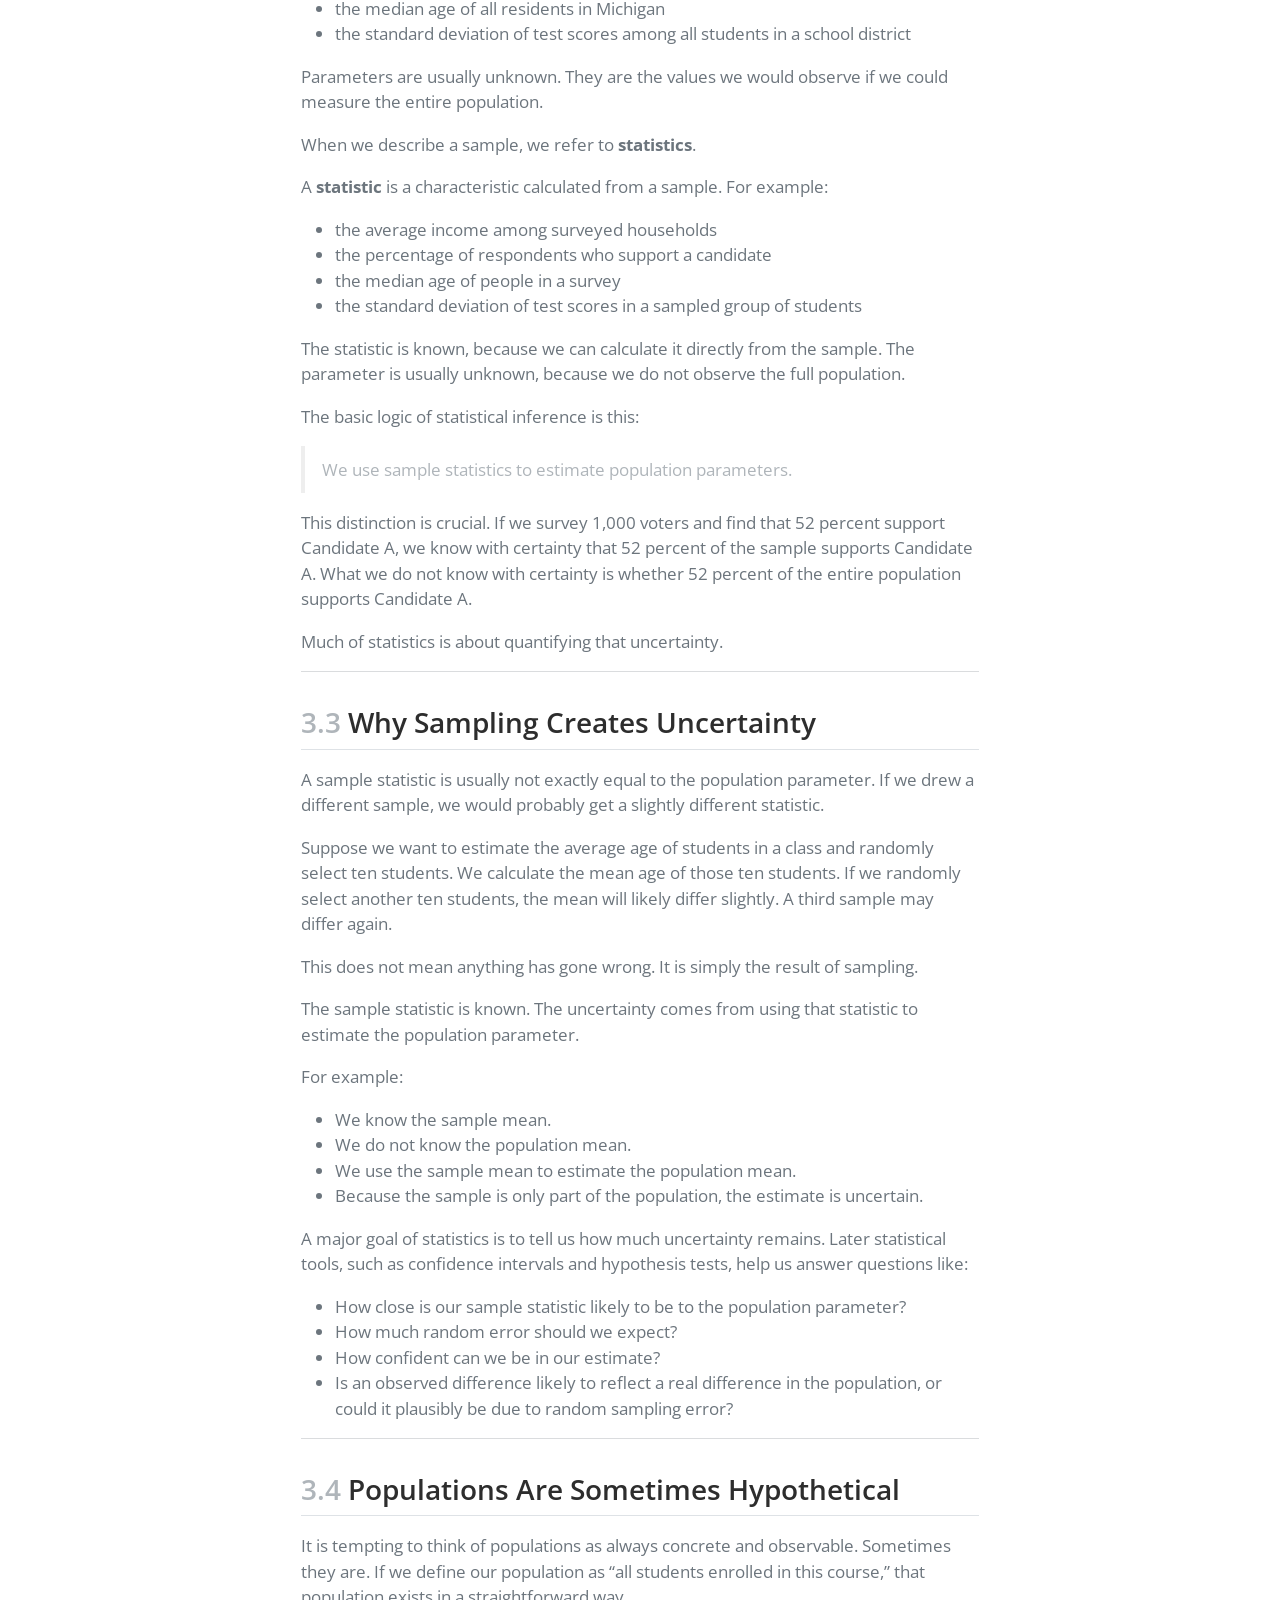
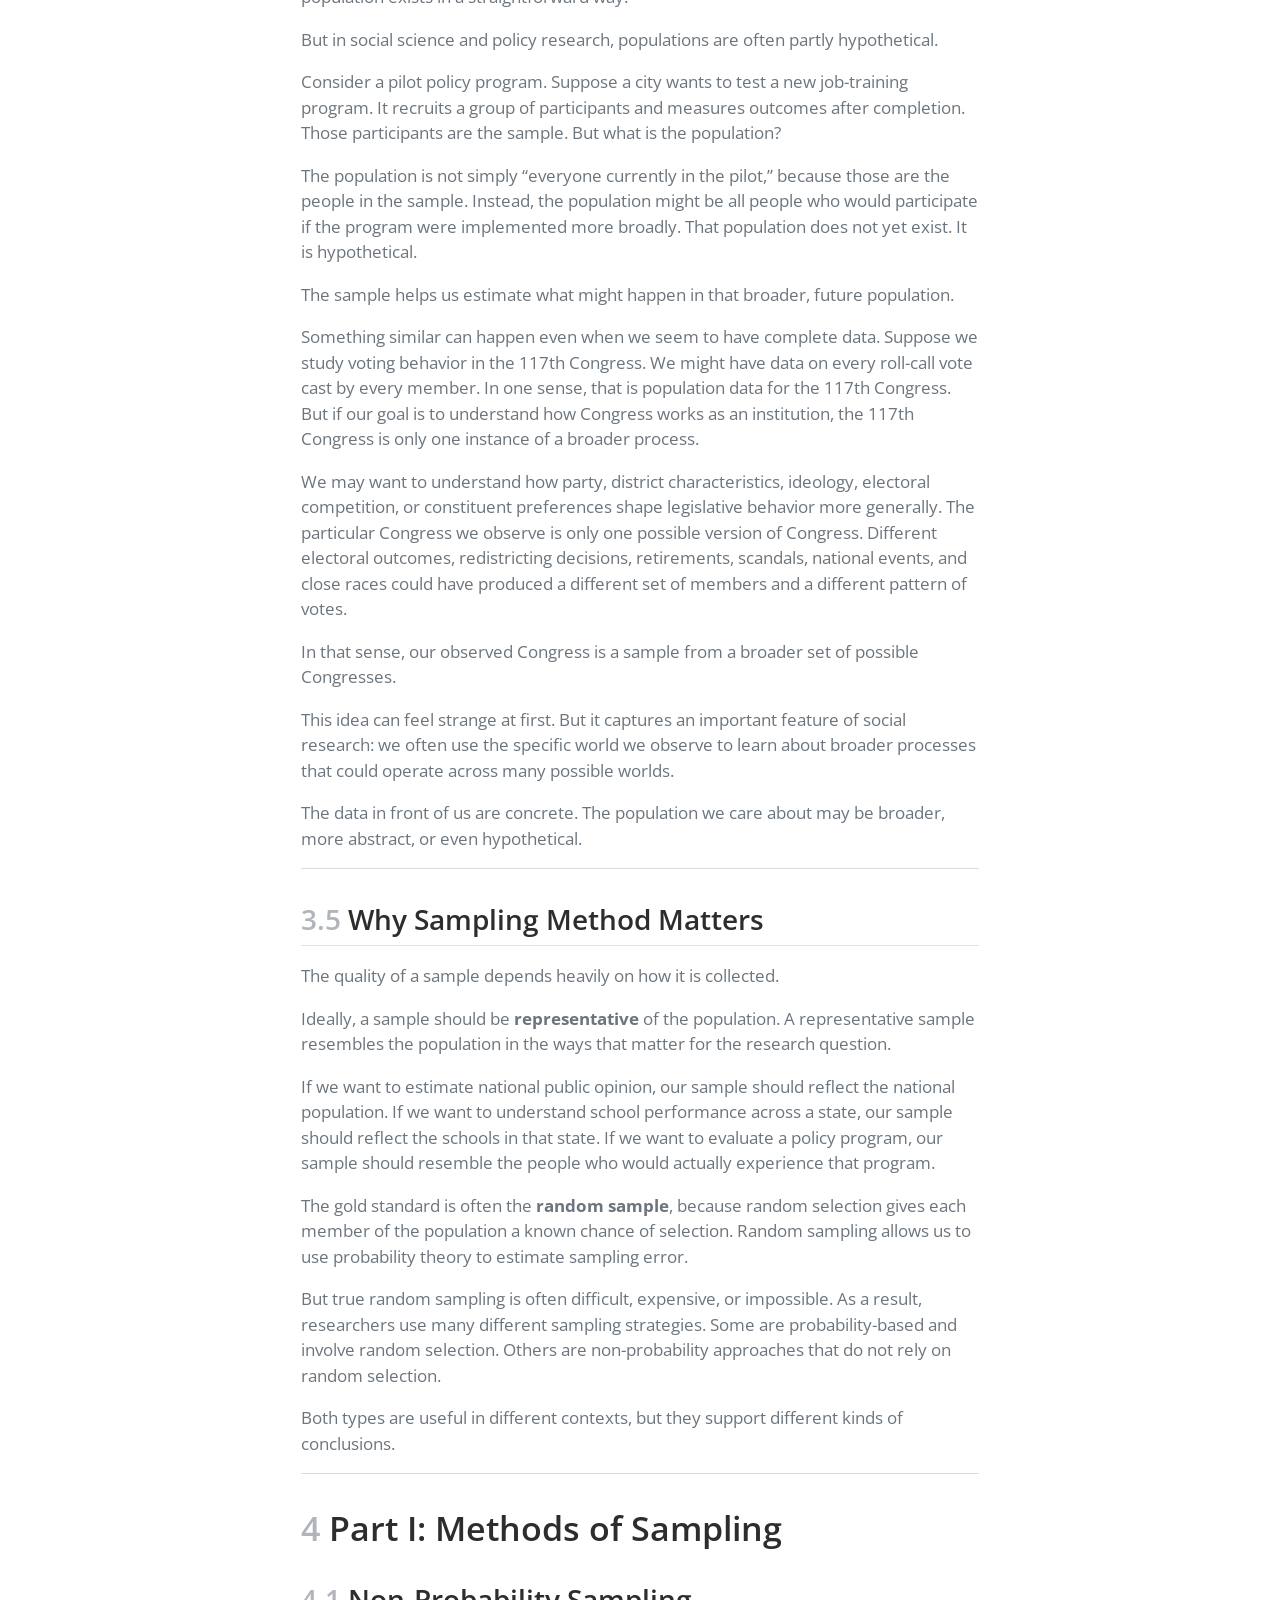
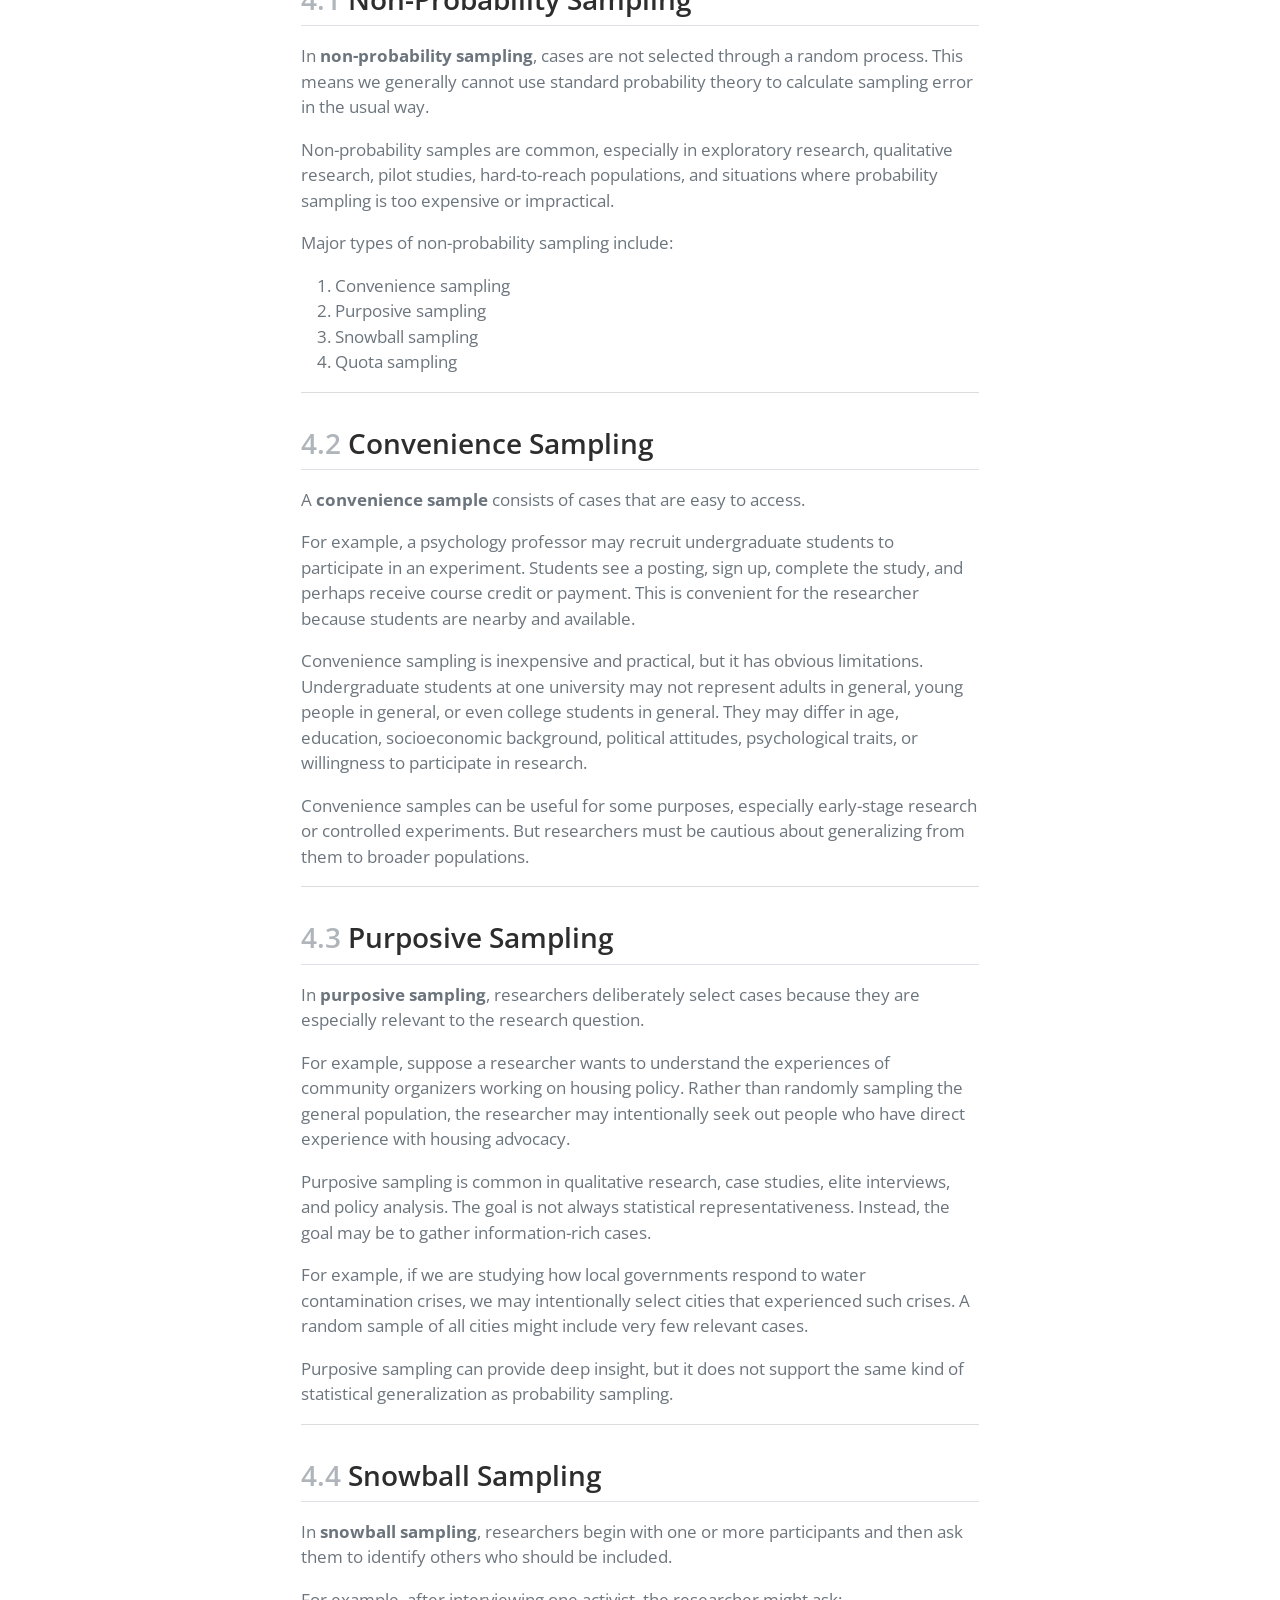
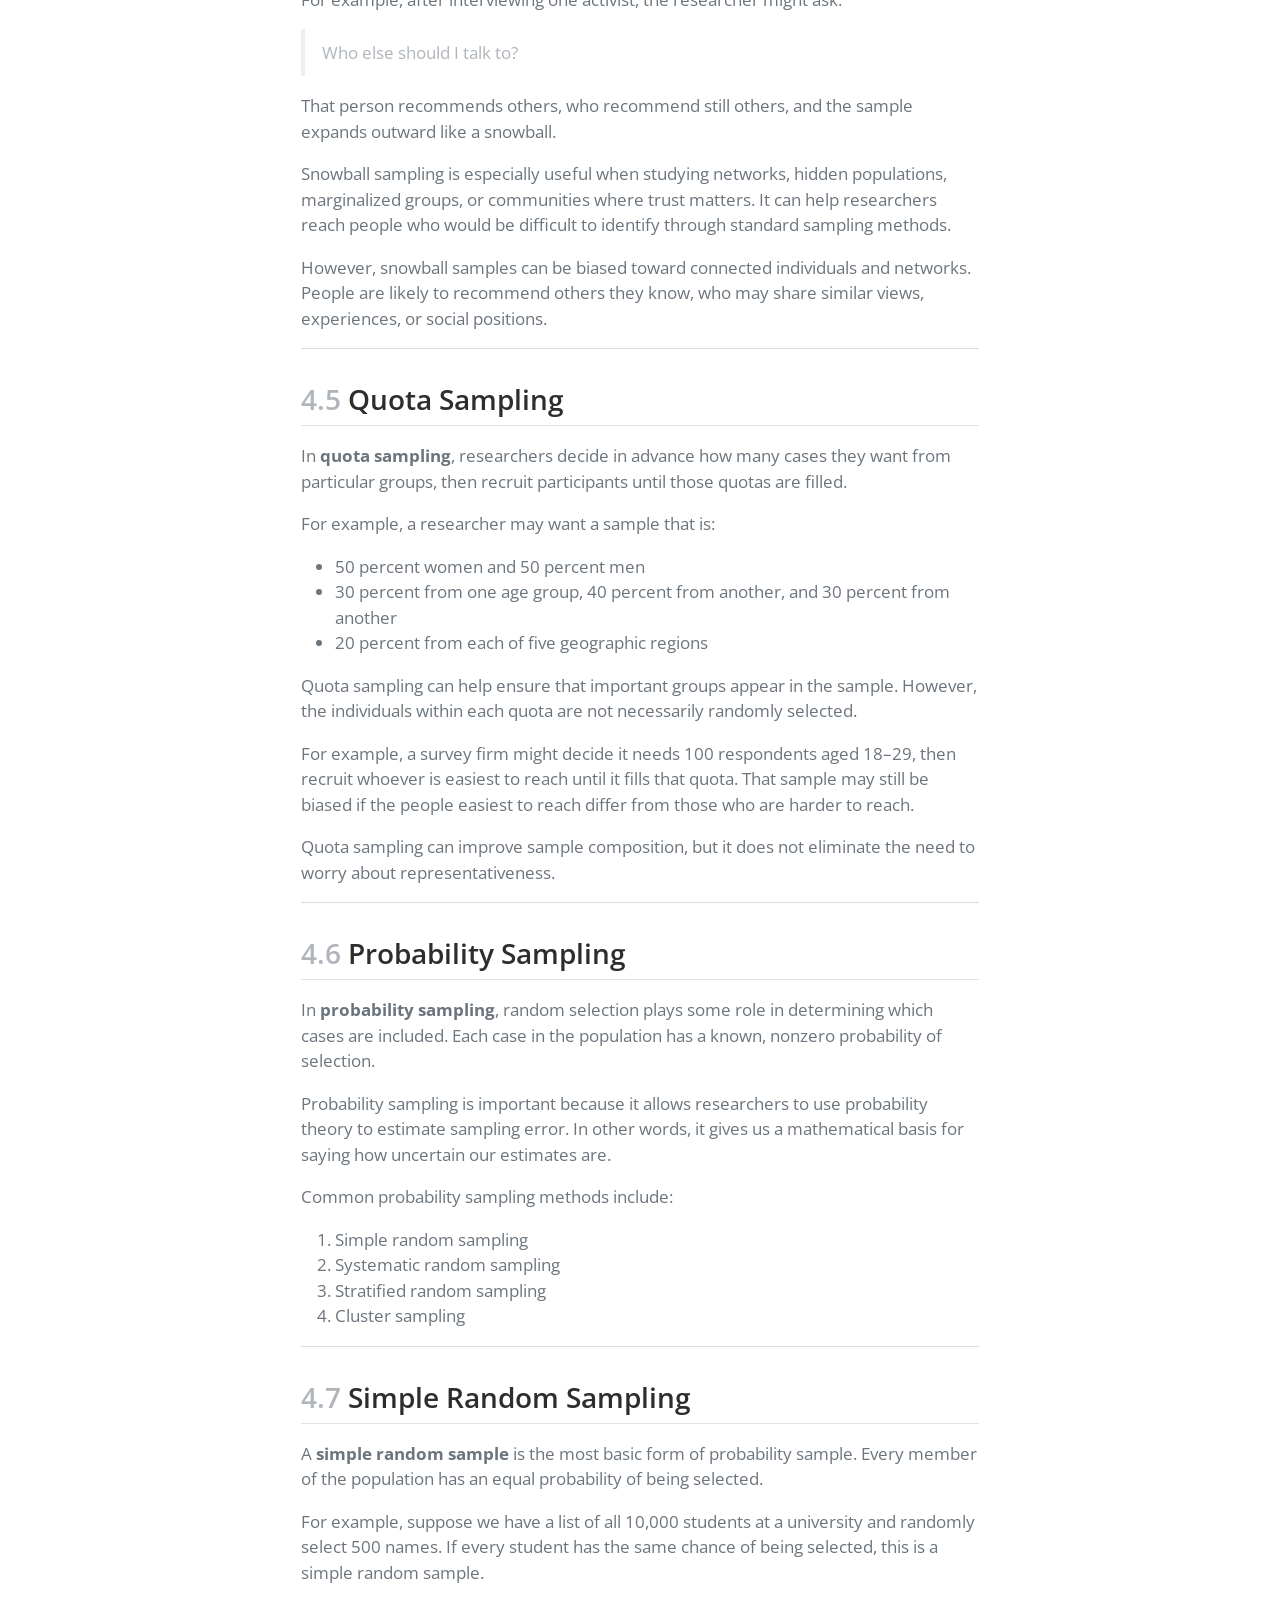
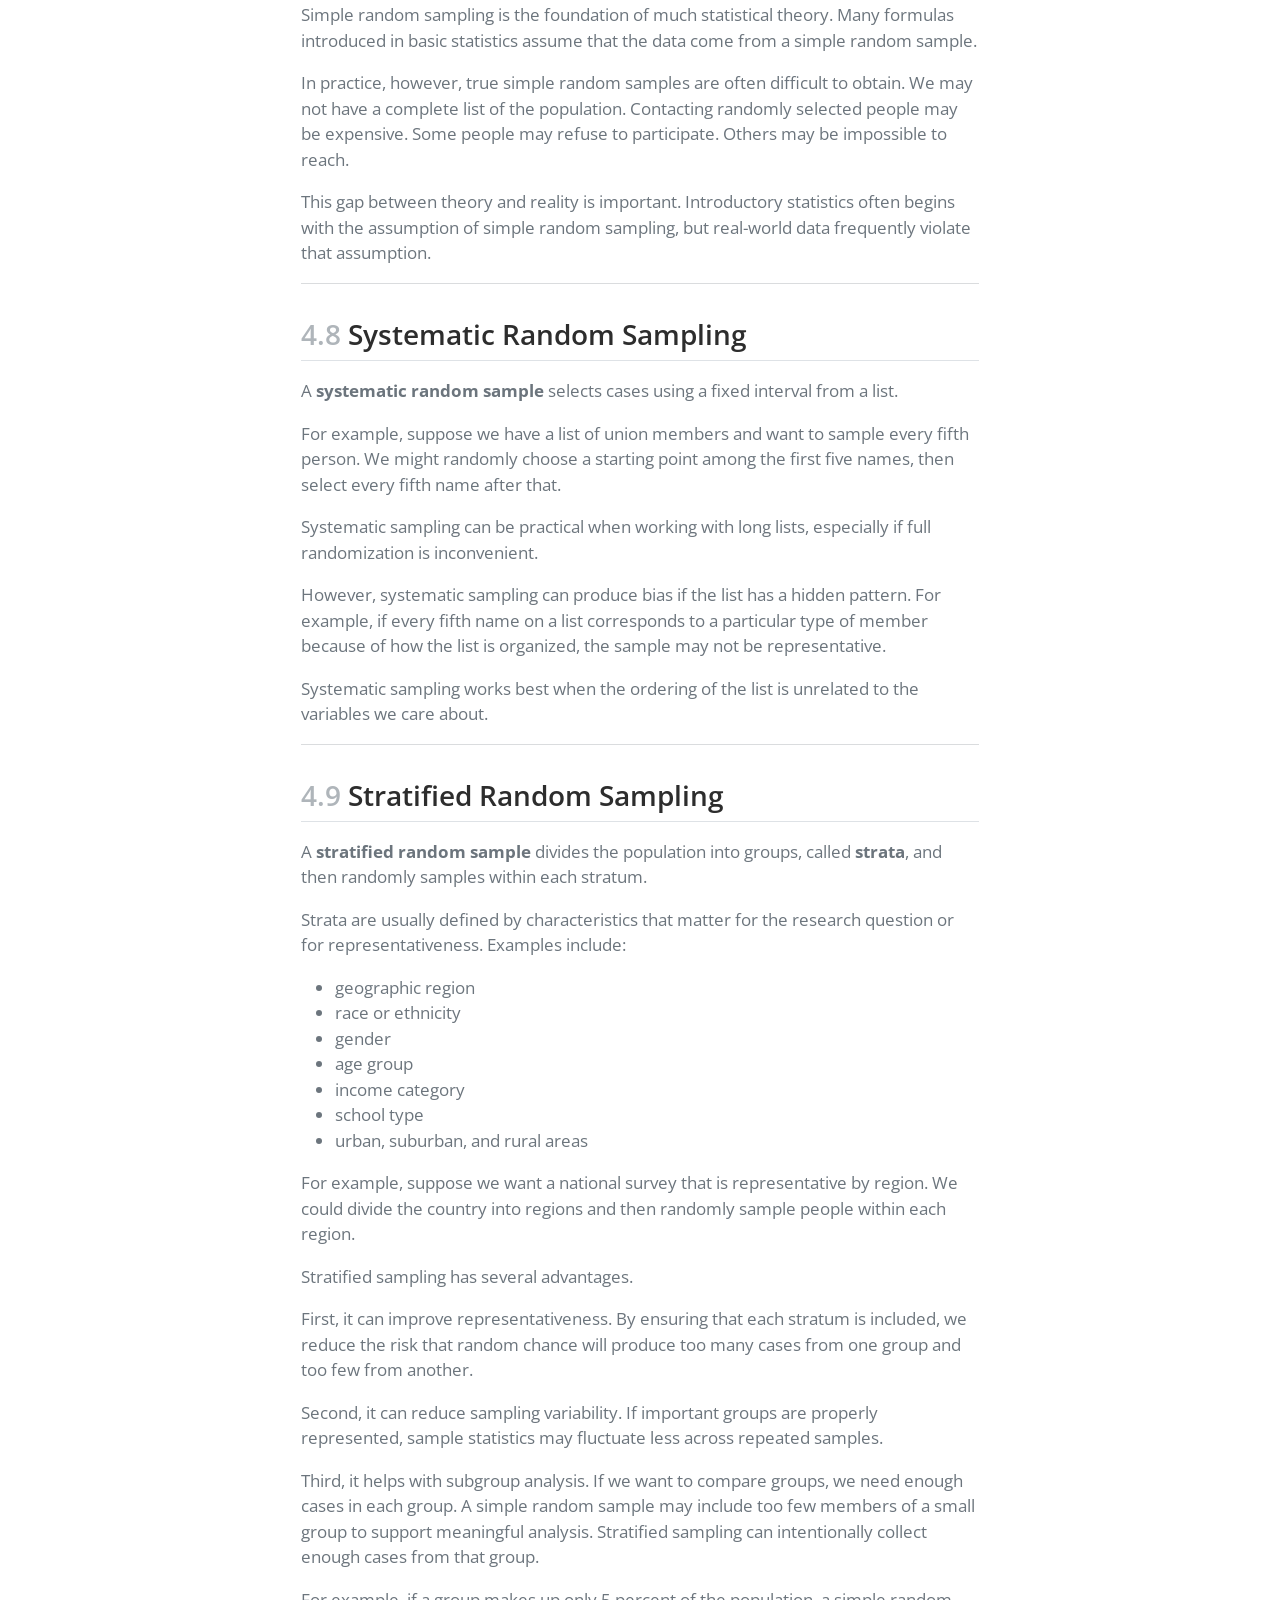
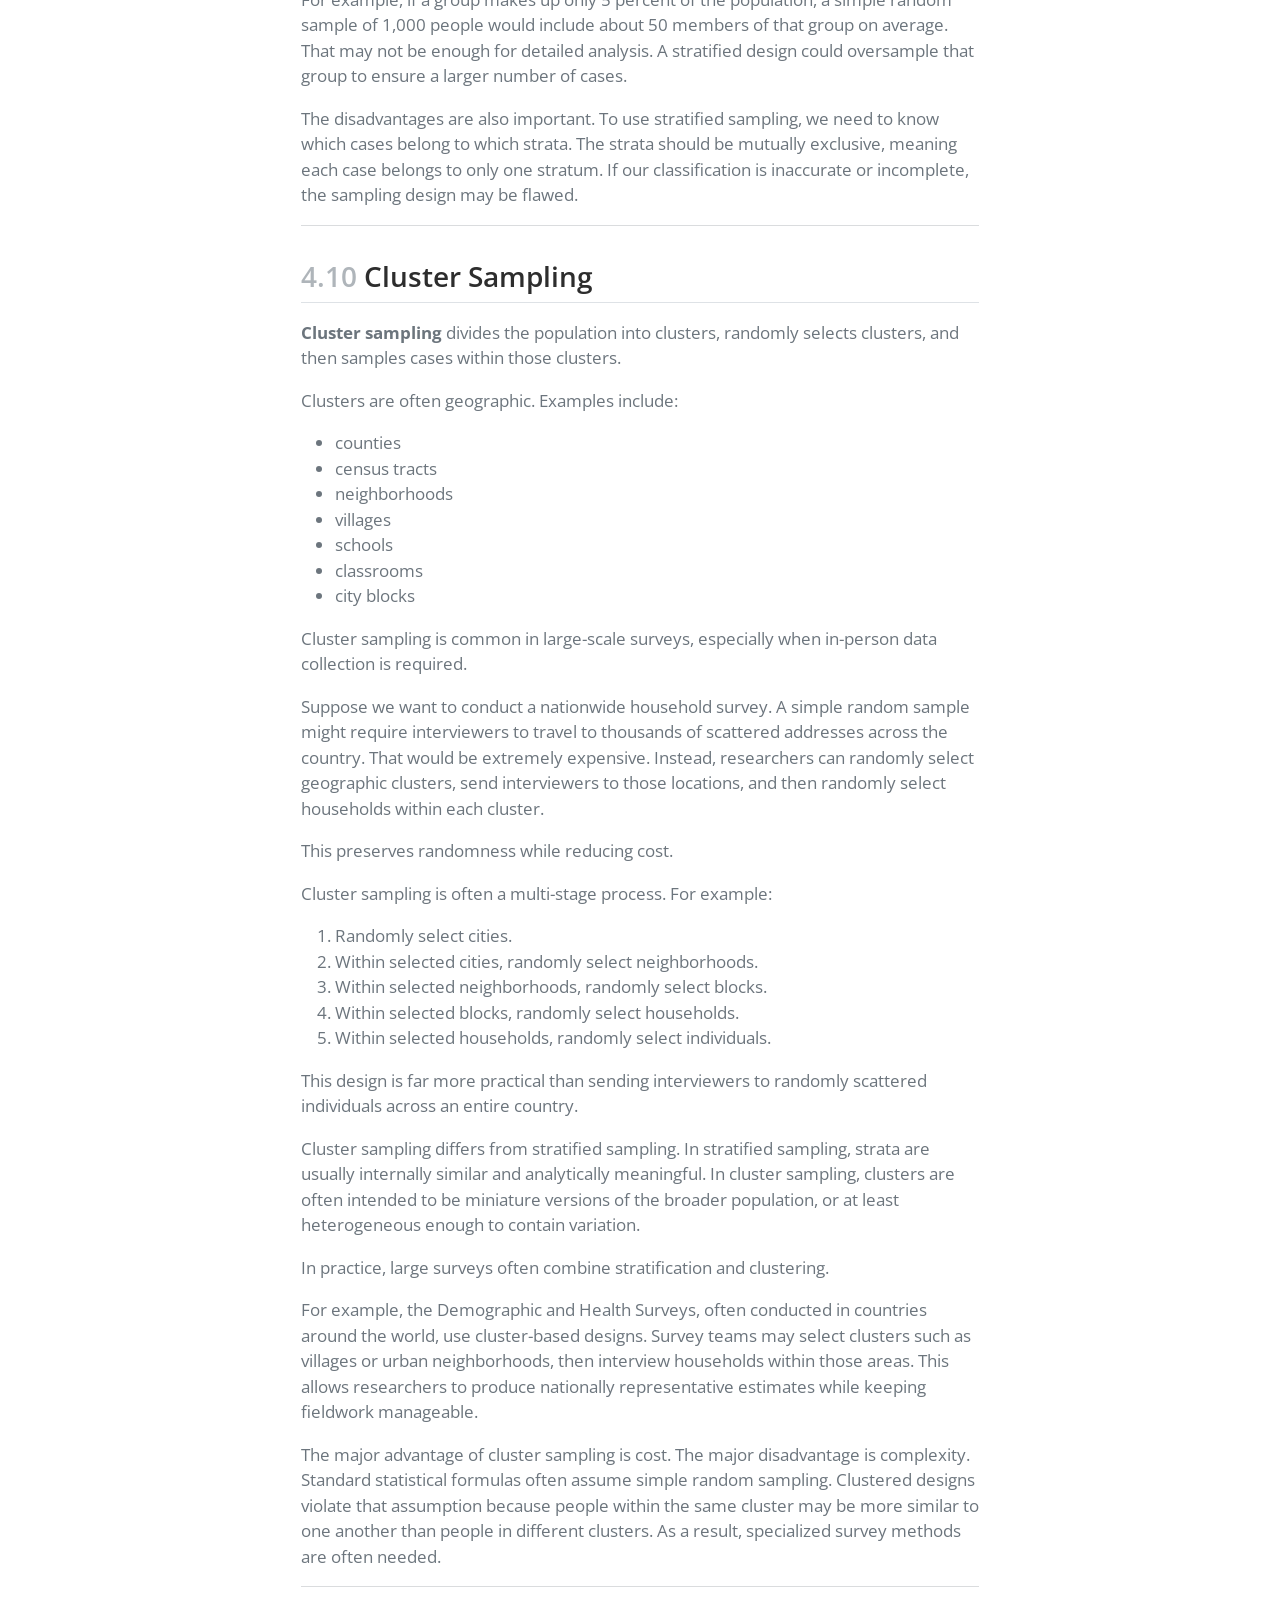
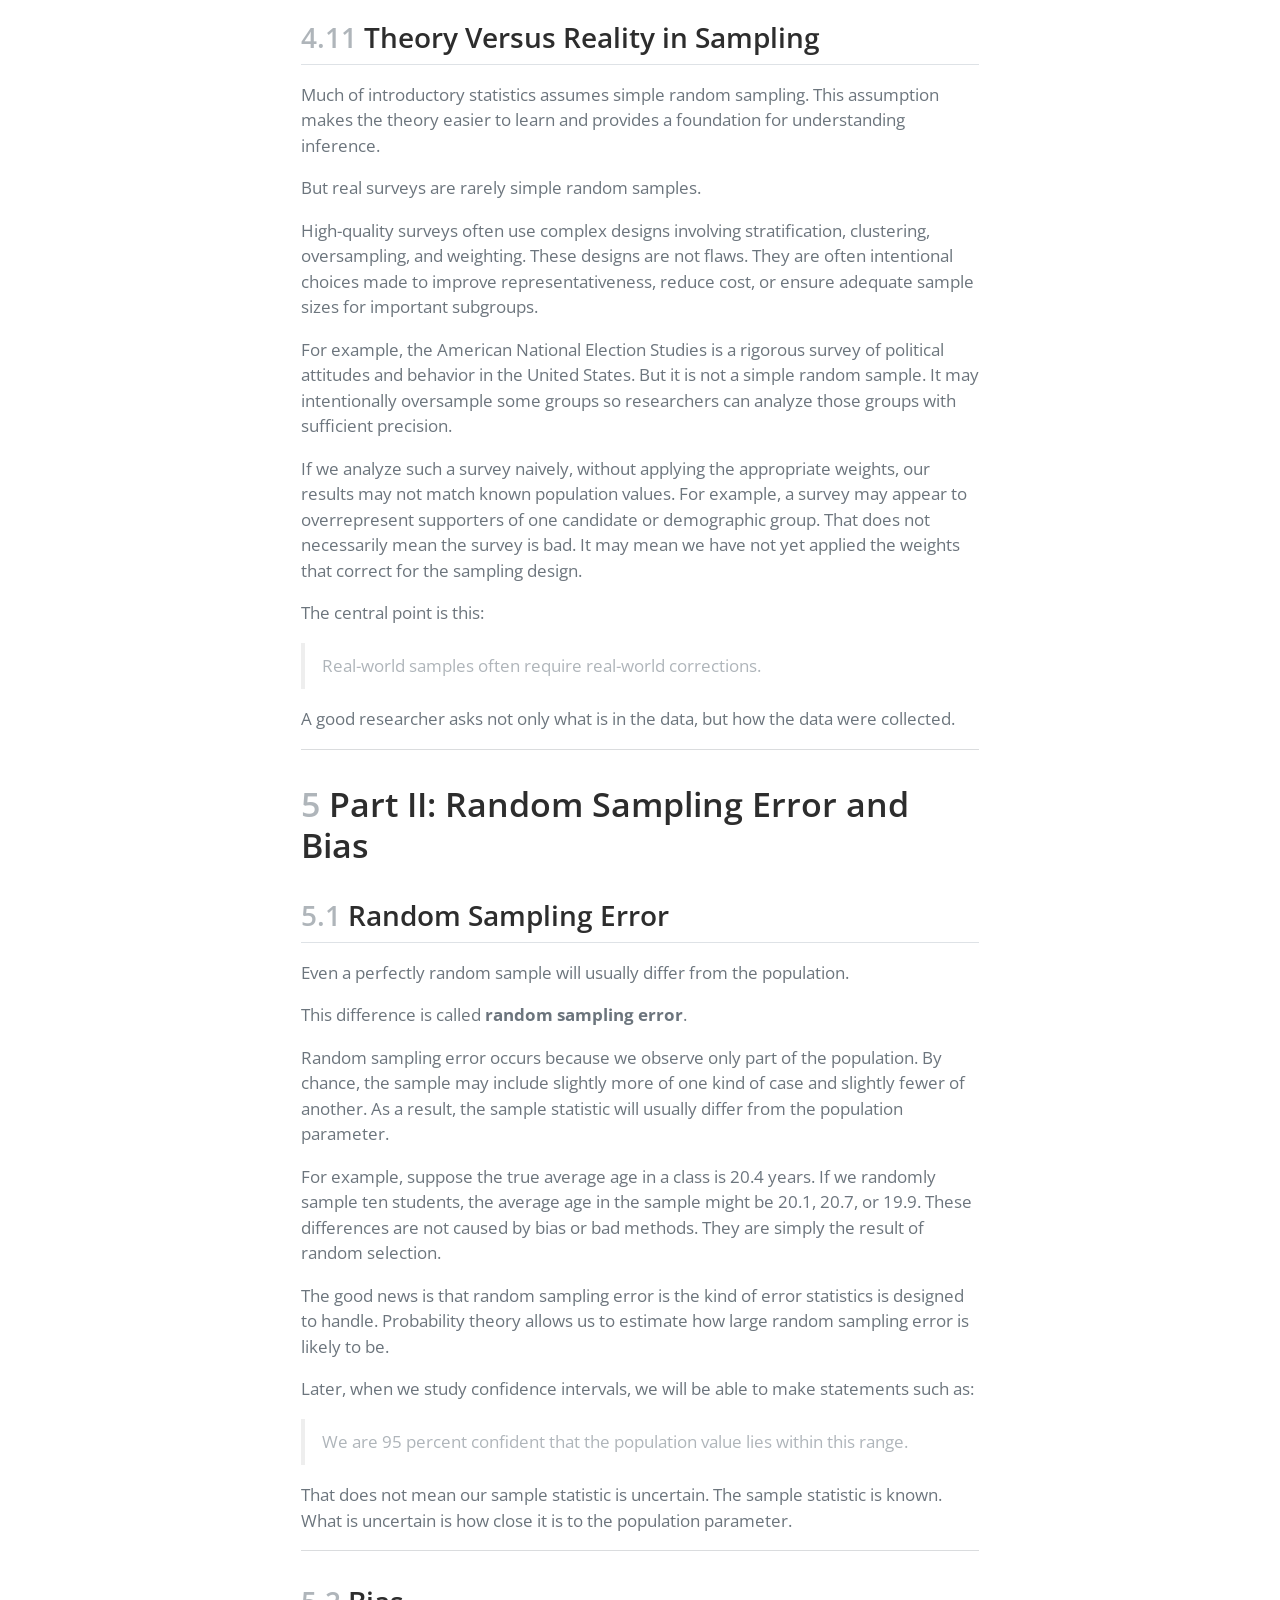
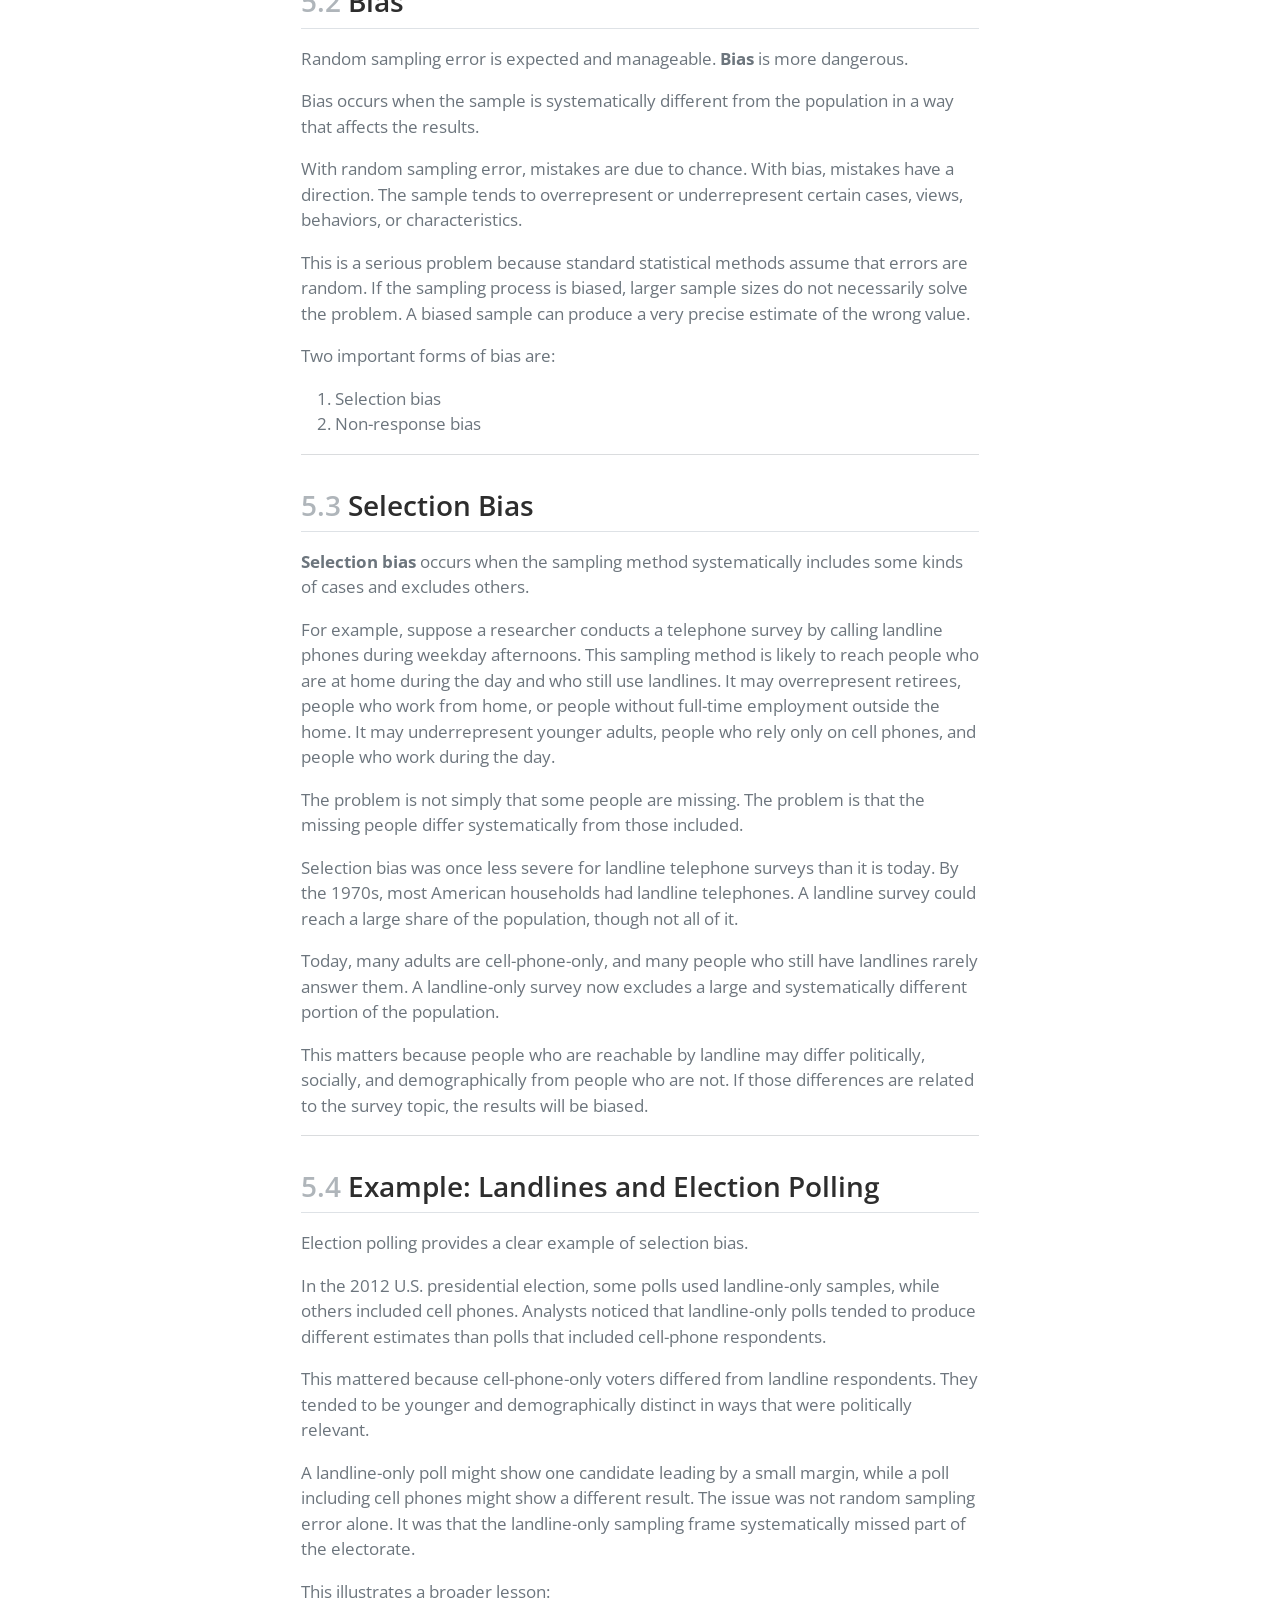
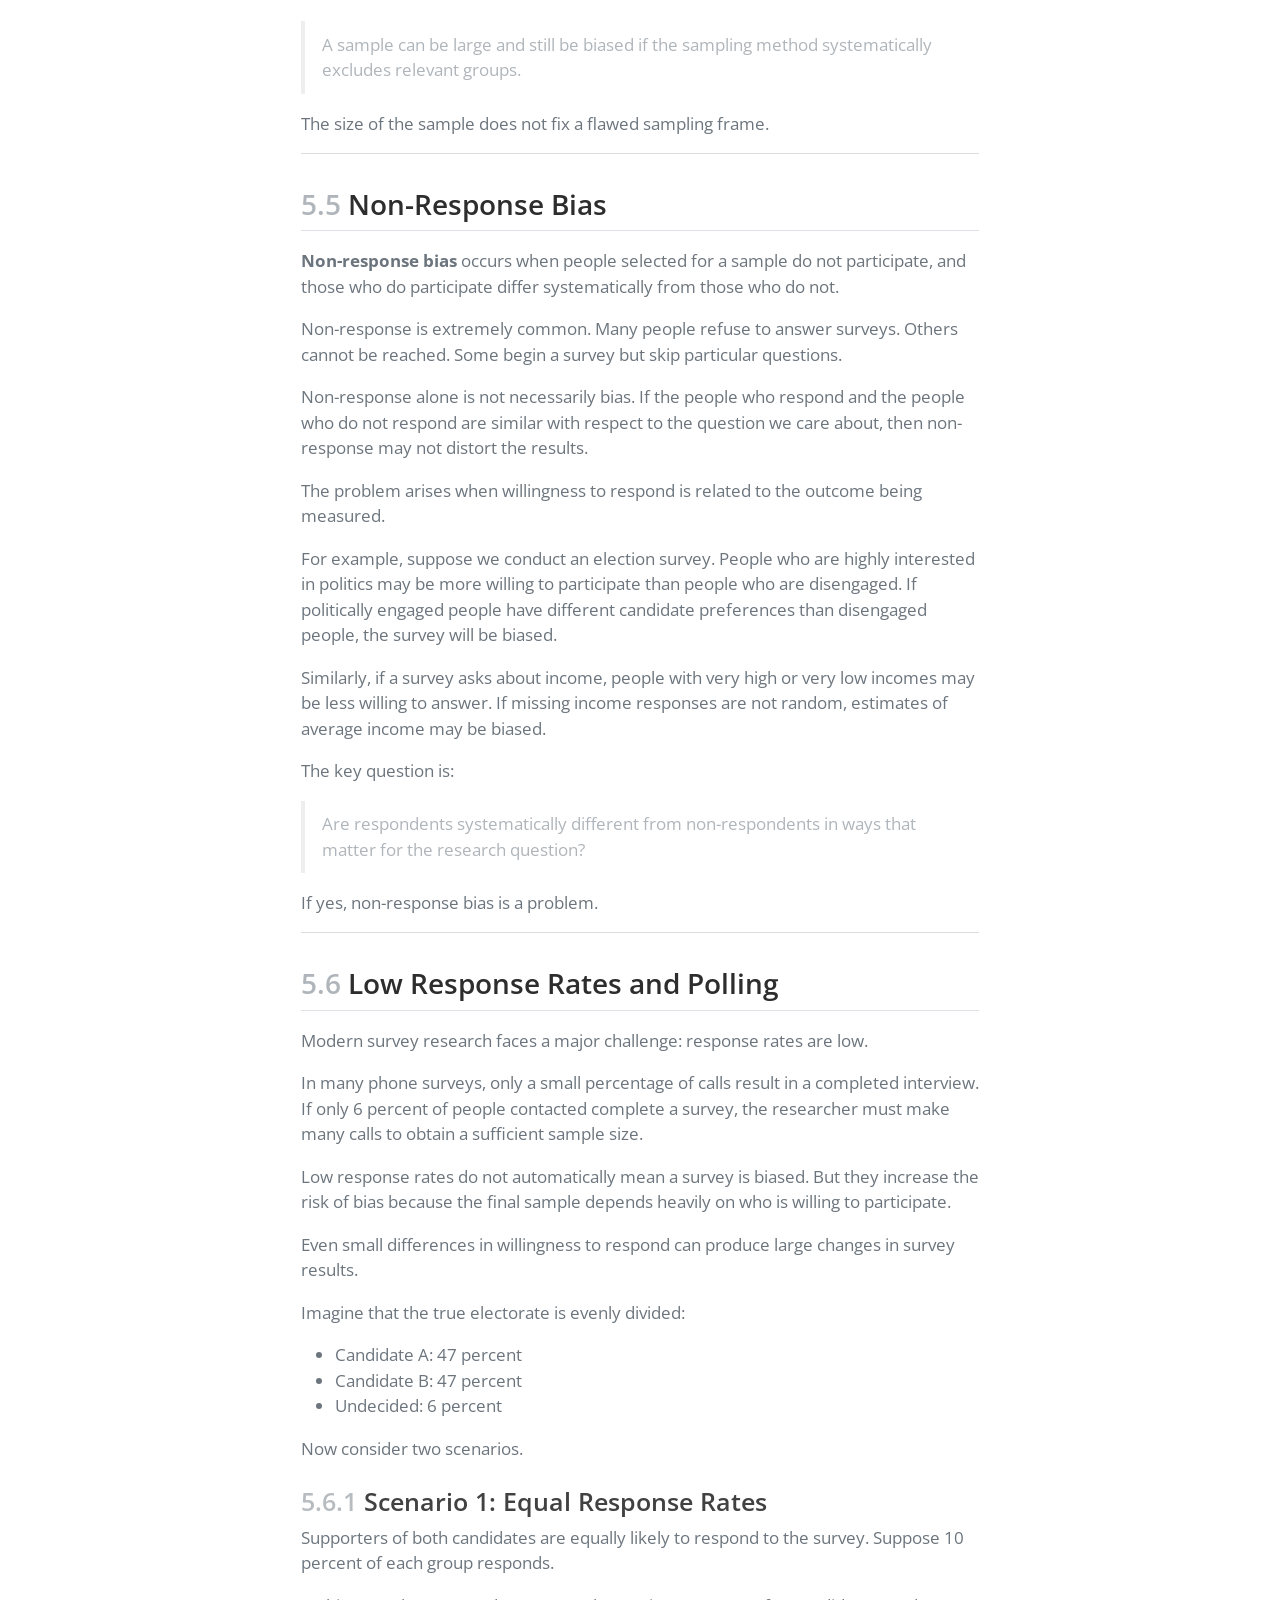
<file: docs/chapter-2.html>
<!DOCTYPE html>
<html xmlns="http://www.w3.org/1999/xhtml" lang="en" xml:lang="en"><head>

<meta charset="utf-8">
<meta name="generator" content="quarto-1.9.37">

<meta name="viewport" content="width=device-width, initial-scale=1.0, user-scalable=yes">


<title>3&nbsp; Chapter 2: Sampling – PubPol 529: Coursebook</title>
<style>
/* Default styles provided by pandoc.
** See https://pandoc.org/MANUAL.html#variables-for-html for config info.
*/
code{white-space: pre-wrap;}
span.smallcaps{font-variant: small-caps;}
div.columns{display: flex; gap: min(4vw, 1.5em);}
div.column{flex: auto; overflow-x: auto;}
div.hanging-indent{margin-left: 1.5em; text-indent: -1.5em;}
ul.task-list{list-style: none;}
ul.task-list li input[type="checkbox"] {
  width: 0.8em;
  margin: 0 0.8em 0.2em -1em; /* quarto-specific, see https://github.com/quarto-dev/quarto-cli/issues/4556 */ 
  vertical-align: middle;
}
</style>


<script src="site_libs/quarto-nav/quarto-nav.js"></script>
<script src="site_libs/quarto-nav/headroom.min.js"></script>
<script src="site_libs/clipboard/clipboard.min.js"></script>
<script src="site_libs/quarto-search/autocomplete.umd.js"></script>
<script src="site_libs/quarto-search/fuse.min.js"></script>
<script src="site_libs/quarto-search/quarto-search.js"></script>
<meta name="quarto:offset" content="./">
<link href="./chapter-3.html" rel="next">
<link href="./chapter-1.html" rel="prev">
<script src="site_libs/quarto-html/quarto.js" type="module"></script>
<script src="site_libs/quarto-html/tabsets/tabsets.js" type="module"></script>
<script src="site_libs/quarto-html/popper.min.js"></script>
<script src="site_libs/quarto-html/tippy.umd.min.js"></script>
<script src="site_libs/quarto-html/anchor.min.js"></script>
<link href="site_libs/quarto-html/tippy.css" rel="stylesheet">
<link href="site_libs/quarto-html/quarto-syntax-highlighting-7f8f88aac4f3542376d5c11b86a4c14d.css" rel="stylesheet" id="quarto-text-highlighting-styles">
<script src="site_libs/bootstrap/bootstrap.min.js"></script>
<link href="site_libs/bootstrap/bootstrap-icons.css" rel="stylesheet">
<link href="site_libs/bootstrap/bootstrap-e944e0e12dd6c2e1651c888e836d9b4b.min.css" rel="stylesheet" append-hash="true" id="quarto-bootstrap" data-mode="light">
<script id="quarto-search-options" type="application/json">{
  "location": "sidebar",
  "copy-button": false,
  "collapse-after": 3,
  "panel-placement": "start",
  "type": "textbox",
  "limit": 50,
  "keyboard-shortcut": [
    "f",
    "/",
    "s"
  ],
  "show-item-context": false,
  "language": {
    "search-no-results-text": "No results",
    "search-matching-documents-text": "matching documents",
    "search-copy-link-title": "Copy link to search",
    "search-hide-matches-text": "Hide additional matches",
    "search-more-match-text": "more match in this document",
    "search-more-matches-text": "more matches in this document",
    "search-clear-button-title": "Clear",
    "search-text-placeholder": "",
    "search-detached-cancel-button-title": "Cancel",
    "search-submit-button-title": "Submit",
    "search-label": "Search"
  }
}</script>


</head>

<body class="nav-sidebar floating quarto-light">

<div id="quarto-search-results"></div>
  <header id="quarto-header" class="headroom fixed-top">
  <nav class="quarto-secondary-nav">
    <div class="container-fluid d-flex">
      <button type="button" class="quarto-btn-toggle btn" data-bs-toggle="collapse" role="button" data-bs-target=".quarto-sidebar-collapse-item" aria-controls="quarto-sidebar" aria-expanded="false" aria-label="Toggle sidebar navigation" onclick="if (window.quartoToggleHeadroom) { window.quartoToggleHeadroom(); }">
        <i class="bi bi-layout-text-sidebar-reverse"></i>
      </button>
        <nav class="quarto-page-breadcrumbs" aria-label="breadcrumb"><ol class="breadcrumb"><li class="breadcrumb-item"><a href="./chapter-2.html"><span class="chapter-number">3</span>&nbsp; <span class="chapter-title">Chapter 2: Sampling</span></a></li></ol></nav>
        <a class="flex-grow-1" role="navigation" data-bs-toggle="collapse" data-bs-target=".quarto-sidebar-collapse-item" aria-controls="quarto-sidebar" aria-expanded="false" aria-label="Toggle sidebar navigation" onclick="if (window.quartoToggleHeadroom) { window.quartoToggleHeadroom(); }">      
        </a>
      <button type="button" class="btn quarto-search-button" aria-label="Search" onclick="window.quartoOpenSearch();">
        <i class="bi bi-search"></i>
      </button>
    </div>
  </nav>
</header>
<!-- content -->
<div id="quarto-content" class="quarto-container page-columns page-rows-contents page-layout-article">
<!-- sidebar -->
  <nav id="quarto-sidebar" class="sidebar collapse collapse-horizontal quarto-sidebar-collapse-item sidebar-navigation floating overflow-auto">
    <div class="pt-lg-2 mt-2 text-left sidebar-header">
    <div class="sidebar-title mb-0 py-0">
      <a href="./">PubPol 529: Coursebook</a> 
    </div>
      </div>
        <div class="mt-2 flex-shrink-0 align-items-center">
        <div class="sidebar-search">
        <div id="quarto-search" class="" title="Search"></div>
        </div>
        </div>
    <div class="sidebar-menu-container"> 
    <ul class="list-unstyled mt-1">
        <li class="sidebar-item">
  <div class="sidebar-item-container"> 
  <a href="./index.html" class="sidebar-item-text sidebar-link">
 <span class="menu-text"><span class="chapter-number">1</span>&nbsp; <span class="chapter-title">PubPol 529: Coursebook</span></span></a>
  </div>
</li>
        <li class="sidebar-item">
  <div class="sidebar-item-container"> 
  <a href="./chapter-1.html" class="sidebar-item-text sidebar-link">
 <span class="menu-text"><span class="chapter-number">2</span>&nbsp; <span class="chapter-title">Chapter 1: Measurement</span></span></a>
  </div>
</li>
        <li class="sidebar-item">
  <div class="sidebar-item-container"> 
  <a href="./chapter-2.html" class="sidebar-item-text sidebar-link active">
 <span class="menu-text"><span class="chapter-number">3</span>&nbsp; <span class="chapter-title">Chapter 2: Sampling</span></span></a>
  </div>
</li>
        <li class="sidebar-item">
  <div class="sidebar-item-container"> 
  <a href="./chapter-3.html" class="sidebar-item-text sidebar-link">
 <span class="menu-text"><span class="chapter-number">4</span>&nbsp; <span class="chapter-title">Chapter 3: Descriptive Statistics</span></span></a>
  </div>
</li>
        <li class="sidebar-item">
  <div class="sidebar-item-container"> 
  <a href="./chapter-4.html" class="sidebar-item-text sidebar-link">
 <span class="menu-text"><span class="chapter-number">5</span>&nbsp; <span class="chapter-title">Chapter 4: Probability</span></span></a>
  </div>
</li>
        <li class="sidebar-item">
  <div class="sidebar-item-container"> 
  <a href="./chapter-5.html" class="sidebar-item-text sidebar-link">
 <span class="menu-text"><span class="chapter-number">6</span>&nbsp; <span class="chapter-title">Chapter 5: Probability Distributions</span></span></a>
  </div>
</li>
        <li class="sidebar-item">
  <div class="sidebar-item-container"> 
  <a href="./chapter-6.html" class="sidebar-item-text sidebar-link">
 <span class="menu-text"><span class="chapter-number">7</span>&nbsp; <span class="chapter-title">Chapter 6: Sampling Distributions</span></span></a>
  </div>
</li>
        <li class="sidebar-item">
  <div class="sidebar-item-container"> 
  <a href="./chapter-7.html" class="sidebar-item-text sidebar-link">
 <span class="menu-text"><span class="chapter-number">8</span>&nbsp; <span class="chapter-title">Chapter 7: Statistical Inference</span></span></a>
  </div>
</li>
        <li class="sidebar-item">
  <div class="sidebar-item-container"> 
  <a href="./chapter-8.html" class="sidebar-item-text sidebar-link">
 <span class="menu-text"><span class="chapter-number">9</span>&nbsp; <span class="chapter-title">Chapter 8: Significance Tests</span></span></a>
  </div>
</li>
        <li class="sidebar-item">
  <div class="sidebar-item-container"> 
  <a href="./chapter-9.html" class="sidebar-item-text sidebar-link">
 <span class="menu-text"><span class="chapter-number">10</span>&nbsp; <span class="chapter-title">Chapter 9: Experiments and Causality</span></span></a>
  </div>
</li>
        <li class="sidebar-item">
  <div class="sidebar-item-container"> 
  <a href="./chapter-10.html" class="sidebar-item-text sidebar-link">
 <span class="menu-text"><span class="chapter-number">11</span>&nbsp; <span class="chapter-title">Chapter 10: Comparison of Two Groups</span></span></a>
  </div>
</li>
        <li class="sidebar-item">
  <div class="sidebar-item-container"> 
  <a href="./chapter-11.html" class="sidebar-item-text sidebar-link">
 <span class="menu-text"><span class="chapter-number">12</span>&nbsp; <span class="chapter-title">Chapter 11: Association Between Categorical Variables</span></span></a>
  </div>
</li>
        <li class="sidebar-item">
  <div class="sidebar-item-container"> 
  <a href="./chapter-12.html" class="sidebar-item-text sidebar-link">
 <span class="menu-text"><span class="chapter-number">13</span>&nbsp; <span class="chapter-title">Chapter 12: ANOVA</span></span></a>
  </div>
</li>
        <li class="sidebar-item">
  <div class="sidebar-item-container"> 
  <a href="./chapter-13.html" class="sidebar-item-text sidebar-link">
 <span class="menu-text"><span class="chapter-number">14</span>&nbsp; <span class="chapter-title">Chapter 13: Correlation</span></span></a>
  </div>
</li>
        <li class="sidebar-item">
  <div class="sidebar-item-container"> 
  <a href="./chapter-14.html" class="sidebar-item-text sidebar-link">
 <span class="menu-text"><span class="chapter-number">15</span>&nbsp; <span class="chapter-title">Chapter 14: Linear Regression</span></span></a>
  </div>
</li>
    </ul>
    </div>
</nav>
<div id="quarto-sidebar-glass" class="quarto-sidebar-collapse-item" data-bs-toggle="collapse" data-bs-target=".quarto-sidebar-collapse-item"></div>
<!-- margin-sidebar -->
    <div id="quarto-margin-sidebar" class="sidebar margin-sidebar">
        <nav id="TOC" role="doc-toc" class="toc-active">
    <h2 id="toc-title">Table of contents</h2>
   
  <ul>
  <li><a href="#populations-and-samples" id="toc-populations-and-samples" class="nav-link active" data-scroll-target="#populations-and-samples"><span class="header-section-number">3.1</span> Populations and Samples</a></li>
  <li><a href="#parameters-and-statistics" id="toc-parameters-and-statistics" class="nav-link" data-scroll-target="#parameters-and-statistics"><span class="header-section-number">3.2</span> Parameters and Statistics</a></li>
  <li><a href="#why-sampling-creates-uncertainty" id="toc-why-sampling-creates-uncertainty" class="nav-link" data-scroll-target="#why-sampling-creates-uncertainty"><span class="header-section-number">3.3</span> Why Sampling Creates Uncertainty</a></li>
  <li><a href="#populations-are-sometimes-hypothetical" id="toc-populations-are-sometimes-hypothetical" class="nav-link" data-scroll-target="#populations-are-sometimes-hypothetical"><span class="header-section-number">3.4</span> Populations Are Sometimes Hypothetical</a></li>
  <li><a href="#why-sampling-method-matters" id="toc-why-sampling-method-matters" class="nav-link" data-scroll-target="#why-sampling-method-matters"><span class="header-section-number">3.5</span> Why Sampling Method Matters</a></li>
  <li><a href="#part-i-methods-of-sampling" id="toc-part-i-methods-of-sampling" class="nav-link" data-scroll-target="#part-i-methods-of-sampling"><span class="header-section-number">4</span> Part I: Methods of Sampling</a>
  <ul class="collapse">
  <li><a href="#non-probability-sampling" id="toc-non-probability-sampling" class="nav-link" data-scroll-target="#non-probability-sampling"><span class="header-section-number">4.1</span> Non-Probability Sampling</a></li>
  <li><a href="#convenience-sampling" id="toc-convenience-sampling" class="nav-link" data-scroll-target="#convenience-sampling"><span class="header-section-number">4.2</span> Convenience Sampling</a></li>
  <li><a href="#purposive-sampling" id="toc-purposive-sampling" class="nav-link" data-scroll-target="#purposive-sampling"><span class="header-section-number">4.3</span> Purposive Sampling</a></li>
  <li><a href="#snowball-sampling" id="toc-snowball-sampling" class="nav-link" data-scroll-target="#snowball-sampling"><span class="header-section-number">4.4</span> Snowball Sampling</a></li>
  <li><a href="#quota-sampling" id="toc-quota-sampling" class="nav-link" data-scroll-target="#quota-sampling"><span class="header-section-number">4.5</span> Quota Sampling</a></li>
  <li><a href="#probability-sampling" id="toc-probability-sampling" class="nav-link" data-scroll-target="#probability-sampling"><span class="header-section-number">4.6</span> Probability Sampling</a></li>
  <li><a href="#simple-random-sampling" id="toc-simple-random-sampling" class="nav-link" data-scroll-target="#simple-random-sampling"><span class="header-section-number">4.7</span> Simple Random Sampling</a></li>
  <li><a href="#systematic-random-sampling" id="toc-systematic-random-sampling" class="nav-link" data-scroll-target="#systematic-random-sampling"><span class="header-section-number">4.8</span> Systematic Random Sampling</a></li>
  <li><a href="#stratified-random-sampling" id="toc-stratified-random-sampling" class="nav-link" data-scroll-target="#stratified-random-sampling"><span class="header-section-number">4.9</span> Stratified Random Sampling</a></li>
  <li><a href="#cluster-sampling" id="toc-cluster-sampling" class="nav-link" data-scroll-target="#cluster-sampling"><span class="header-section-number">4.10</span> Cluster Sampling</a></li>
  <li><a href="#theory-versus-reality-in-sampling" id="toc-theory-versus-reality-in-sampling" class="nav-link" data-scroll-target="#theory-versus-reality-in-sampling"><span class="header-section-number">4.11</span> Theory Versus Reality in Sampling</a></li>
  </ul></li>
  <li><a href="#part-ii-random-sampling-error-and-bias" id="toc-part-ii-random-sampling-error-and-bias" class="nav-link" data-scroll-target="#part-ii-random-sampling-error-and-bias"><span class="header-section-number">5</span> Part II: Random Sampling Error and Bias</a>
  <ul class="collapse">
  <li><a href="#random-sampling-error" id="toc-random-sampling-error" class="nav-link" data-scroll-target="#random-sampling-error"><span class="header-section-number">5.1</span> Random Sampling Error</a></li>
  <li><a href="#bias" id="toc-bias" class="nav-link" data-scroll-target="#bias"><span class="header-section-number">5.2</span> Bias</a></li>
  <li><a href="#selection-bias" id="toc-selection-bias" class="nav-link" data-scroll-target="#selection-bias"><span class="header-section-number">5.3</span> Selection Bias</a></li>
  <li><a href="#example-landlines-and-election-polling" id="toc-example-landlines-and-election-polling" class="nav-link" data-scroll-target="#example-landlines-and-election-polling"><span class="header-section-number">5.4</span> Example: Landlines and Election Polling</a></li>
  <li><a href="#non-response-bias" id="toc-non-response-bias" class="nav-link" data-scroll-target="#non-response-bias"><span class="header-section-number">5.5</span> Non-Response Bias</a></li>
  <li><a href="#low-response-rates-and-polling" id="toc-low-response-rates-and-polling" class="nav-link" data-scroll-target="#low-response-rates-and-polling"><span class="header-section-number">5.6</span> Low Response Rates and Polling</a>
  <ul class="collapse">
  <li><a href="#scenario-1-equal-response-rates" id="toc-scenario-1-equal-response-rates" class="nav-link" data-scroll-target="#scenario-1-equal-response-rates"><span class="header-section-number">5.6.1</span> Scenario 1: Equal Response Rates</a></li>
  <li><a href="#scenario-2-slightly-unequal-response-rates" id="toc-scenario-2-slightly-unequal-response-rates" class="nav-link" data-scroll-target="#scenario-2-slightly-unequal-response-rates"><span class="header-section-number">5.6.2</span> Scenario 2: Slightly Unequal Response Rates</a></li>
  </ul></li>
  <li><a href="#when-is-non-response-a-problem" id="toc-when-is-non-response-a-problem" class="nav-link" data-scroll-target="#when-is-non-response-a-problem"><span class="header-section-number">5.7</span> When Is Non-Response a Problem?</a></li>
  </ul></li>
  <li><a href="#part-iii-survey-weighting" id="toc-part-iii-survey-weighting" class="nav-link" data-scroll-target="#part-iii-survey-weighting"><span class="header-section-number">6</span> Part III: Survey Weighting</a>
  <ul class="collapse">
  <li><a href="#why-weighting-is-necessary" id="toc-why-weighting-is-necessary" class="nav-link" data-scroll-target="#why-weighting-is-necessary"><span class="header-section-number">6.1</span> Why Weighting Is Necessary</a></li>
  <li><a href="#a-simple-weighting-example" id="toc-a-simple-weighting-example" class="nav-link" data-scroll-target="#a-simple-weighting-example"><span class="header-section-number">6.2</span> A Simple Weighting Example</a></li>
  <li><a href="#what-weighting-does" id="toc-what-weighting-does" class="nav-link" data-scroll-target="#what-weighting-does"><span class="header-section-number">6.3</span> What Weighting Does</a></li>
  <li><a href="#oversampling-and-weighting" id="toc-oversampling-and-weighting" class="nav-link" data-scroll-target="#oversampling-and-weighting"><span class="header-section-number">6.4</span> Oversampling and Weighting</a></li>
  <li><a href="#weighting-and-election-surveys" id="toc-weighting-and-election-surveys" class="nav-link" data-scroll-target="#weighting-and-election-surveys"><span class="header-section-number">6.5</span> Weighting and Election Surveys</a></li>
  <li><a href="#weighting-is-not-magic" id="toc-weighting-is-not-magic" class="nav-link" data-scroll-target="#weighting-is-not-magic"><span class="header-section-number">6.6</span> Weighting Is Not Magic</a></li>
  </ul></li>
  <li><a href="#part-iv-bringing-it-together" id="toc-part-iv-bringing-it-together" class="nav-link" data-scroll-target="#part-iv-bringing-it-together"><span class="header-section-number">7</span> Part IV: Bringing It Together</a>
  <ul class="collapse">
  <li><a href="#sampling-error-versus-bias" id="toc-sampling-error-versus-bias" class="nav-link" data-scroll-target="#sampling-error-versus-bias"><span class="header-section-number">7.1</span> Sampling Error Versus Bias</a></li>
  <li><a href="#the-central-lesson-samples-are-designed" id="toc-the-central-lesson-samples-are-designed" class="nav-link" data-scroll-target="#the-central-lesson-samples-are-designed"><span class="header-section-number">7.2</span> The Central Lesson: Samples Are Designed</a></li>
  <li><a href="#key-terms" id="toc-key-terms" class="nav-link" data-scroll-target="#key-terms"><span class="header-section-number">7.3</span> Key Terms</a></li>
  <li><a href="#chapter-summary" id="toc-chapter-summary" class="nav-link" data-scroll-target="#chapter-summary"><span class="header-section-number">7.4</span> Chapter Summary</a></li>
  </ul></li>
  </ul>
</nav>
    </div>
<!-- main -->
<main class="content" id="quarto-document-content">

<header id="title-block-header" class="quarto-title-block default">
<div class="quarto-title">
<h1 class="title"><span class="chapter-number">3</span>&nbsp; <span class="chapter-title">Chapter 2: Sampling</span></h1>
</div>



<div class="quarto-title-meta">

    
  
    
  </div>
  


</header>


<p>Statistics usually begins with a problem: we want to learn something about a large group, but we cannot observe every member of that group.</p>
<p>We may want to know how American voters feel about an election, how school-aged children are performing academically, how businesses experience regulation, or how countries differ in their levels of democracy or economic development. In each case, we have a larger group in mind. That larger group is called the <strong>population</strong>.</p>
<p>In practice, however, we usually do not collect data from the entire population. Instead, we collect data from a smaller subset of cases. That subset is called a <strong>sample</strong>. We then use information from the sample to make inferences about the population.</p>
<p>Sampling is therefore central to statistical reasoning. It determines how much confidence we can have in our conclusions, what kinds of errors we might make, and whether our results are likely to represent the broader population we care about.</p>
<p>This chapter introduces the logic of sampling. We begin with the relationship between populations, samples, parameters, and statistics. We then consider different methods of sampling, including both probability and non-probability approaches. After that, we examine random sampling error and several important sources of bias. Finally, we introduce the logic of survey weighting, which is one way researchers correct for known imbalances in a sample.</p>
<hr>
<section id="populations-and-samples" class="level2" data-number="3.1">
<h2 data-number="3.1" class="anchored" data-anchor-id="populations-and-samples"><span class="header-section-number">3.1</span> Populations and Samples</h2>
<p>A <strong>population</strong> is the full set of cases we want to learn about. The population might consist of people, organizations, countries, schools, legislative districts, elections, policy programs, or almost anything else.</p>
<p>Examples of populations include:</p>
<ul>
<li>all registered voters in the United States<br>
</li>
<li>all adults living in Michigan<br>
</li>
<li>all public schools in a state<br>
</li>
<li>all countries in the world<br>
</li>
<li>all members of a particular Congress<br>
</li>
<li>all students eligible for a new educational program<br>
</li>
<li>all households in a city</li>
</ul>
<p>The population is the group about which we want to draw conclusions.</p>
<p>A <strong>sample</strong> is a subset of the population. Because we usually cannot collect data from every member of the population, we collect data from a sample and use it to estimate what is true of the population.</p>
<p>For example, suppose we want to know the average age of students in a large lecture course. The population is all students in the course. If we randomly select ten students and calculate their average age, those ten students are our sample. Their average age is our estimate of the average age in the full class.</p>
<p>The same logic applies at much larger scales. A national election poll may survey 1,000 adults in order to estimate the preferences of millions of voters.</p>
<hr>
</section>
<section id="parameters-and-statistics" class="level2" data-number="3.2">
<h2 data-number="3.2" class="anchored" data-anchor-id="parameters-and-statistics"><span class="header-section-number">3.2</span> Parameters and Statistics</h2>
<p>When we describe a population, we refer to <strong>parameters</strong>.</p>
<p>A <strong>parameter</strong> is a true characteristic of a population. For example:</p>
<ul>
<li>the average income of all households in the United States<br>
</li>
<li>the percentage of voters who support a candidate<br>
</li>
<li>the median age of all residents in Michigan<br>
</li>
<li>the standard deviation of test scores among all students in a school district</li>
</ul>
<p>Parameters are usually unknown. They are the values we would observe if we could measure the entire population.</p>
<p>When we describe a sample, we refer to <strong>statistics</strong>.</p>
<p>A <strong>statistic</strong> is a characteristic calculated from a sample. For example:</p>
<ul>
<li>the average income among surveyed households<br>
</li>
<li>the percentage of respondents who support a candidate<br>
</li>
<li>the median age of people in a survey<br>
</li>
<li>the standard deviation of test scores in a sampled group of students</li>
</ul>
<p>The statistic is known, because we can calculate it directly from the sample. The parameter is usually unknown, because we do not observe the full population.</p>
<p>The basic logic of statistical inference is this:</p>
<blockquote class="blockquote">
<p>We use sample statistics to estimate population parameters.</p>
</blockquote>
<p>This distinction is crucial. If we survey 1,000 voters and find that 52 percent support Candidate A, we know with certainty that 52 percent of the sample supports Candidate A. What we do not know with certainty is whether 52 percent of the entire population supports Candidate A.</p>
<p>Much of statistics is about quantifying that uncertainty.</p>
<hr>
</section>
<section id="why-sampling-creates-uncertainty" class="level2" data-number="3.3">
<h2 data-number="3.3" class="anchored" data-anchor-id="why-sampling-creates-uncertainty"><span class="header-section-number">3.3</span> Why Sampling Creates Uncertainty</h2>
<p>A sample statistic is usually not exactly equal to the population parameter. If we drew a different sample, we would probably get a slightly different statistic.</p>
<p>Suppose we want to estimate the average age of students in a class and randomly select ten students. We calculate the mean age of those ten students. If we randomly select another ten students, the mean will likely differ slightly. A third sample may differ again.</p>
<p>This does not mean anything has gone wrong. It is simply the result of sampling.</p>
<p>The sample statistic is known. The uncertainty comes from using that statistic to estimate the population parameter.</p>
<p>For example:</p>
<ul>
<li>We know the sample mean.<br>
</li>
<li>We do not know the population mean.<br>
</li>
<li>We use the sample mean to estimate the population mean.<br>
</li>
<li>Because the sample is only part of the population, the estimate is uncertain.</li>
</ul>
<p>A major goal of statistics is to tell us how much uncertainty remains. Later statistical tools, such as confidence intervals and hypothesis tests, help us answer questions like:</p>
<ul>
<li>How close is our sample statistic likely to be to the population parameter?<br>
</li>
<li>How much random error should we expect?<br>
</li>
<li>How confident can we be in our estimate?<br>
</li>
<li>Is an observed difference likely to reflect a real difference in the population, or could it plausibly be due to random sampling error?</li>
</ul>
<hr>
</section>
<section id="populations-are-sometimes-hypothetical" class="level2" data-number="3.4">
<h2 data-number="3.4" class="anchored" data-anchor-id="populations-are-sometimes-hypothetical"><span class="header-section-number">3.4</span> Populations Are Sometimes Hypothetical</h2>
<p>It is tempting to think of populations as always concrete and observable. Sometimes they are. If we define our population as “all students enrolled in this course,” that population exists in a straightforward way.</p>
<p>But in social science and policy research, populations are often partly hypothetical.</p>
<p>Consider a pilot policy program. Suppose a city wants to test a new job-training program. It recruits a group of participants and measures outcomes after completion. Those participants are the sample. But what is the population?</p>
<p>The population is not simply “everyone currently in the pilot,” because those are the people in the sample. Instead, the population might be all people who would participate if the program were implemented more broadly. That population does not yet exist. It is hypothetical.</p>
<p>The sample helps us estimate what might happen in that broader, future population.</p>
<p>Something similar can happen even when we seem to have complete data. Suppose we study voting behavior in the 117th Congress. We might have data on every roll-call vote cast by every member. In one sense, that is population data for the 117th Congress. But if our goal is to understand how Congress works as an institution, the 117th Congress is only one instance of a broader process.</p>
<p>We may want to understand how party, district characteristics, ideology, electoral competition, or constituent preferences shape legislative behavior more generally. The particular Congress we observe is only one possible version of Congress. Different electoral outcomes, redistricting decisions, retirements, scandals, national events, and close races could have produced a different set of members and a different pattern of votes.</p>
<p>In that sense, our observed Congress is a sample from a broader set of possible Congresses.</p>
<p>This idea can feel strange at first. But it captures an important feature of social research: we often use the specific world we observe to learn about broader processes that could operate across many possible worlds.</p>
<p>The data in front of us are concrete. The population we care about may be broader, more abstract, or even hypothetical.</p>
<hr>
</section>
<section id="why-sampling-method-matters" class="level2" data-number="3.5">
<h2 data-number="3.5" class="anchored" data-anchor-id="why-sampling-method-matters"><span class="header-section-number">3.5</span> Why Sampling Method Matters</h2>
<p>The quality of a sample depends heavily on how it is collected.</p>
<p>Ideally, a sample should be <strong>representative</strong> of the population. A representative sample resembles the population in the ways that matter for the research question.</p>
<p>If we want to estimate national public opinion, our sample should reflect the national population. If we want to understand school performance across a state, our sample should reflect the schools in that state. If we want to evaluate a policy program, our sample should resemble the people who would actually experience that program.</p>
<p>The gold standard is often the <strong>random sample</strong>, because random selection gives each member of the population a known chance of selection. Random sampling allows us to use probability theory to estimate sampling error.</p>
<p>But true random sampling is often difficult, expensive, or impossible. As a result, researchers use many different sampling strategies. Some are probability-based and involve random selection. Others are non-probability approaches that do not rely on random selection.</p>
<p>Both types are useful in different contexts, but they support different kinds of conclusions.</p>
<hr>
</section>
<section id="part-i-methods-of-sampling" class="level1" data-number="4">
<h1 data-number="4"><span class="header-section-number">4</span> Part I: Methods of Sampling</h1>
<section id="non-probability-sampling" class="level2" data-number="4.1">
<h2 data-number="4.1" class="anchored" data-anchor-id="non-probability-sampling"><span class="header-section-number">4.1</span> Non-Probability Sampling</h2>
<p>In <strong>non-probability sampling</strong>, cases are not selected through a random process. This means we generally cannot use standard probability theory to calculate sampling error in the usual way.</p>
<p>Non-probability samples are common, especially in exploratory research, qualitative research, pilot studies, hard-to-reach populations, and situations where probability sampling is too expensive or impractical.</p>
<p>Major types of non-probability sampling include:</p>
<ol type="1">
<li>Convenience sampling<br>
</li>
<li>Purposive sampling<br>
</li>
<li>Snowball sampling<br>
</li>
<li>Quota sampling</li>
</ol>
<hr>
</section>
<section id="convenience-sampling" class="level2" data-number="4.2">
<h2 data-number="4.2" class="anchored" data-anchor-id="convenience-sampling"><span class="header-section-number">4.2</span> Convenience Sampling</h2>
<p>A <strong>convenience sample</strong> consists of cases that are easy to access.</p>
<p>For example, a psychology professor may recruit undergraduate students to participate in an experiment. Students see a posting, sign up, complete the study, and perhaps receive course credit or payment. This is convenient for the researcher because students are nearby and available.</p>
<p>Convenience sampling is inexpensive and practical, but it has obvious limitations. Undergraduate students at one university may not represent adults in general, young people in general, or even college students in general. They may differ in age, education, socioeconomic background, political attitudes, psychological traits, or willingness to participate in research.</p>
<p>Convenience samples can be useful for some purposes, especially early-stage research or controlled experiments. But researchers must be cautious about generalizing from them to broader populations.</p>
<hr>
</section>
<section id="purposive-sampling" class="level2" data-number="4.3">
<h2 data-number="4.3" class="anchored" data-anchor-id="purposive-sampling"><span class="header-section-number">4.3</span> Purposive Sampling</h2>
<p>In <strong>purposive sampling</strong>, researchers deliberately select cases because they are especially relevant to the research question.</p>
<p>For example, suppose a researcher wants to understand the experiences of community organizers working on housing policy. Rather than randomly sampling the general population, the researcher may intentionally seek out people who have direct experience with housing advocacy.</p>
<p>Purposive sampling is common in qualitative research, case studies, elite interviews, and policy analysis. The goal is not always statistical representativeness. Instead, the goal may be to gather information-rich cases.</p>
<p>For example, if we are studying how local governments respond to water contamination crises, we may intentionally select cities that experienced such crises. A random sample of all cities might include very few relevant cases.</p>
<p>Purposive sampling can provide deep insight, but it does not support the same kind of statistical generalization as probability sampling.</p>
<hr>
</section>
<section id="snowball-sampling" class="level2" data-number="4.4">
<h2 data-number="4.4" class="anchored" data-anchor-id="snowball-sampling"><span class="header-section-number">4.4</span> Snowball Sampling</h2>
<p>In <strong>snowball sampling</strong>, researchers begin with one or more participants and then ask them to identify others who should be included.</p>
<p>For example, after interviewing one activist, the researcher might ask:</p>
<blockquote class="blockquote">
<p>Who else should I talk to?</p>
</blockquote>
<p>That person recommends others, who recommend still others, and the sample expands outward like a snowball.</p>
<p>Snowball sampling is especially useful when studying networks, hidden populations, marginalized groups, or communities where trust matters. It can help researchers reach people who would be difficult to identify through standard sampling methods.</p>
<p>However, snowball samples can be biased toward connected individuals and networks. People are likely to recommend others they know, who may share similar views, experiences, or social positions.</p>
<hr>
</section>
<section id="quota-sampling" class="level2" data-number="4.5">
<h2 data-number="4.5" class="anchored" data-anchor-id="quota-sampling"><span class="header-section-number">4.5</span> Quota Sampling</h2>
<p>In <strong>quota sampling</strong>, researchers decide in advance how many cases they want from particular groups, then recruit participants until those quotas are filled.</p>
<p>For example, a researcher may want a sample that is:</p>
<ul>
<li>50 percent women and 50 percent men<br>
</li>
<li>30 percent from one age group, 40 percent from another, and 30 percent from another<br>
</li>
<li>20 percent from each of five geographic regions</li>
</ul>
<p>Quota sampling can help ensure that important groups appear in the sample. However, the individuals within each quota are not necessarily randomly selected.</p>
<p>For example, a survey firm might decide it needs 100 respondents aged 18–29, then recruit whoever is easiest to reach until it fills that quota. That sample may still be biased if the people easiest to reach differ from those who are harder to reach.</p>
<p>Quota sampling can improve sample composition, but it does not eliminate the need to worry about representativeness.</p>
<hr>
</section>
<section id="probability-sampling" class="level2" data-number="4.6">
<h2 data-number="4.6" class="anchored" data-anchor-id="probability-sampling"><span class="header-section-number">4.6</span> Probability Sampling</h2>
<p>In <strong>probability sampling</strong>, random selection plays some role in determining which cases are included. Each case in the population has a known, nonzero probability of selection.</p>
<p>Probability sampling is important because it allows researchers to use probability theory to estimate sampling error. In other words, it gives us a mathematical basis for saying how uncertain our estimates are.</p>
<p>Common probability sampling methods include:</p>
<ol type="1">
<li>Simple random sampling<br>
</li>
<li>Systematic random sampling<br>
</li>
<li>Stratified random sampling<br>
</li>
<li>Cluster sampling</li>
</ol>
<hr>
</section>
<section id="simple-random-sampling" class="level2" data-number="4.7">
<h2 data-number="4.7" class="anchored" data-anchor-id="simple-random-sampling"><span class="header-section-number">4.7</span> Simple Random Sampling</h2>
<p>A <strong>simple random sample</strong> is the most basic form of probability sample. Every member of the population has an equal probability of being selected.</p>
<p>For example, suppose we have a list of all 10,000 students at a university and randomly select 500 names. If every student has the same chance of being selected, this is a simple random sample.</p>
<p>Simple random sampling is the foundation of much statistical theory. Many formulas introduced in basic statistics assume that the data come from a simple random sample.</p>
<p>In practice, however, true simple random samples are often difficult to obtain. We may not have a complete list of the population. Contacting randomly selected people may be expensive. Some people may refuse to participate. Others may be impossible to reach.</p>
<p>This gap between theory and reality is important. Introductory statistics often begins with the assumption of simple random sampling, but real-world data frequently violate that assumption.</p>
<hr>
</section>
<section id="systematic-random-sampling" class="level2" data-number="4.8">
<h2 data-number="4.8" class="anchored" data-anchor-id="systematic-random-sampling"><span class="header-section-number">4.8</span> Systematic Random Sampling</h2>
<p>A <strong>systematic random sample</strong> selects cases using a fixed interval from a list.</p>
<p>For example, suppose we have a list of union members and want to sample every fifth person. We might randomly choose a starting point among the first five names, then select every fifth name after that.</p>
<p>Systematic sampling can be practical when working with long lists, especially if full randomization is inconvenient.</p>
<p>However, systematic sampling can produce bias if the list has a hidden pattern. For example, if every fifth name on a list corresponds to a particular type of member because of how the list is organized, the sample may not be representative.</p>
<p>Systematic sampling works best when the ordering of the list is unrelated to the variables we care about.</p>
<hr>
</section>
<section id="stratified-random-sampling" class="level2" data-number="4.9">
<h2 data-number="4.9" class="anchored" data-anchor-id="stratified-random-sampling"><span class="header-section-number">4.9</span> Stratified Random Sampling</h2>
<p>A <strong>stratified random sample</strong> divides the population into groups, called <strong>strata</strong>, and then randomly samples within each stratum.</p>
<p>Strata are usually defined by characteristics that matter for the research question or for representativeness. Examples include:</p>
<ul>
<li>geographic region<br>
</li>
<li>race or ethnicity<br>
</li>
<li>gender<br>
</li>
<li>age group<br>
</li>
<li>income category<br>
</li>
<li>school type<br>
</li>
<li>urban, suburban, and rural areas</li>
</ul>
<p>For example, suppose we want a national survey that is representative by region. We could divide the country into regions and then randomly sample people within each region.</p>
<p>Stratified sampling has several advantages.</p>
<p>First, it can improve representativeness. By ensuring that each stratum is included, we reduce the risk that random chance will produce too many cases from one group and too few from another.</p>
<p>Second, it can reduce sampling variability. If important groups are properly represented, sample statistics may fluctuate less across repeated samples.</p>
<p>Third, it helps with subgroup analysis. If we want to compare groups, we need enough cases in each group. A simple random sample may include too few members of a small group to support meaningful analysis. Stratified sampling can intentionally collect enough cases from that group.</p>
<p>For example, if a group makes up only 5 percent of the population, a simple random sample of 1,000 people would include about 50 members of that group on average. That may not be enough for detailed analysis. A stratified design could oversample that group to ensure a larger number of cases.</p>
<p>The disadvantages are also important. To use stratified sampling, we need to know which cases belong to which strata. The strata should be mutually exclusive, meaning each case belongs to only one stratum. If our classification is inaccurate or incomplete, the sampling design may be flawed.</p>
<hr>
</section>
<section id="cluster-sampling" class="level2" data-number="4.10">
<h2 data-number="4.10" class="anchored" data-anchor-id="cluster-sampling"><span class="header-section-number">4.10</span> Cluster Sampling</h2>
<p><strong>Cluster sampling</strong> divides the population into clusters, randomly selects clusters, and then samples cases within those clusters.</p>
<p>Clusters are often geographic. Examples include:</p>
<ul>
<li>counties<br>
</li>
<li>census tracts<br>
</li>
<li>neighborhoods<br>
</li>
<li>villages<br>
</li>
<li>schools<br>
</li>
<li>classrooms<br>
</li>
<li>city blocks</li>
</ul>
<p>Cluster sampling is common in large-scale surveys, especially when in-person data collection is required.</p>
<p>Suppose we want to conduct a nationwide household survey. A simple random sample might require interviewers to travel to thousands of scattered addresses across the country. That would be extremely expensive. Instead, researchers can randomly select geographic clusters, send interviewers to those locations, and then randomly select households within each cluster.</p>
<p>This preserves randomness while reducing cost.</p>
<p>Cluster sampling is often a multi-stage process. For example:</p>
<ol type="1">
<li>Randomly select cities.<br>
</li>
<li>Within selected cities, randomly select neighborhoods.<br>
</li>
<li>Within selected neighborhoods, randomly select blocks.<br>
</li>
<li>Within selected blocks, randomly select households.<br>
</li>
<li>Within selected households, randomly select individuals.</li>
</ol>
<p>This design is far more practical than sending interviewers to randomly scattered individuals across an entire country.</p>
<p>Cluster sampling differs from stratified sampling. In stratified sampling, strata are usually internally similar and analytically meaningful. In cluster sampling, clusters are often intended to be miniature versions of the broader population, or at least heterogeneous enough to contain variation.</p>
<p>In practice, large surveys often combine stratification and clustering.</p>
<p>For example, the Demographic and Health Surveys, often conducted in countries around the world, use cluster-based designs. Survey teams may select clusters such as villages or urban neighborhoods, then interview households within those areas. This allows researchers to produce nationally representative estimates while keeping fieldwork manageable.</p>
<p>The major advantage of cluster sampling is cost. The major disadvantage is complexity. Standard statistical formulas often assume simple random sampling. Clustered designs violate that assumption because people within the same cluster may be more similar to one another than people in different clusters. As a result, specialized survey methods are often needed.</p>
<hr>
</section>
<section id="theory-versus-reality-in-sampling" class="level2" data-number="4.11">
<h2 data-number="4.11" class="anchored" data-anchor-id="theory-versus-reality-in-sampling"><span class="header-section-number">4.11</span> Theory Versus Reality in Sampling</h2>
<p>Much of introductory statistics assumes simple random sampling. This assumption makes the theory easier to learn and provides a foundation for understanding inference.</p>
<p>But real surveys are rarely simple random samples.</p>
<p>High-quality surveys often use complex designs involving stratification, clustering, oversampling, and weighting. These designs are not flaws. They are often intentional choices made to improve representativeness, reduce cost, or ensure adequate sample sizes for important subgroups.</p>
<p>For example, the American National Election Studies is a rigorous survey of political attitudes and behavior in the United States. But it is not a simple random sample. It may intentionally oversample some groups so researchers can analyze those groups with sufficient precision.</p>
<p>If we analyze such a survey naively, without applying the appropriate weights, our results may not match known population values. For example, a survey may appear to overrepresent supporters of one candidate or demographic group. That does not necessarily mean the survey is bad. It may mean we have not yet applied the weights that correct for the sampling design.</p>
<p>The central point is this:</p>
<blockquote class="blockquote">
<p>Real-world samples often require real-world corrections.</p>
</blockquote>
<p>A good researcher asks not only what is in the data, but how the data were collected.</p>
<hr>
</section>
</section>
<section id="part-ii-random-sampling-error-and-bias" class="level1" data-number="5">
<h1 data-number="5"><span class="header-section-number">5</span> Part II: Random Sampling Error and Bias</h1>
<section id="random-sampling-error" class="level2" data-number="5.1">
<h2 data-number="5.1" class="anchored" data-anchor-id="random-sampling-error"><span class="header-section-number">5.1</span> Random Sampling Error</h2>
<p>Even a perfectly random sample will usually differ from the population.</p>
<p>This difference is called <strong>random sampling error</strong>.</p>
<p>Random sampling error occurs because we observe only part of the population. By chance, the sample may include slightly more of one kind of case and slightly fewer of another. As a result, the sample statistic will usually differ from the population parameter.</p>
<p>For example, suppose the true average age in a class is 20.4 years. If we randomly sample ten students, the average age in the sample might be 20.1, 20.7, or 19.9. These differences are not caused by bias or bad methods. They are simply the result of random selection.</p>
<p>The good news is that random sampling error is the kind of error statistics is designed to handle. Probability theory allows us to estimate how large random sampling error is likely to be.</p>
<p>Later, when we study confidence intervals, we will be able to make statements such as:</p>
<blockquote class="blockquote">
<p>We are 95 percent confident that the population value lies within this range.</p>
</blockquote>
<p>That does not mean our sample statistic is uncertain. The sample statistic is known. What is uncertain is how close it is to the population parameter.</p>
<hr>
</section>
<section id="bias" class="level2" data-number="5.2">
<h2 data-number="5.2" class="anchored" data-anchor-id="bias"><span class="header-section-number">5.2</span> Bias</h2>
<p>Random sampling error is expected and manageable. <strong>Bias</strong> is more dangerous.</p>
<p>Bias occurs when the sample is systematically different from the population in a way that affects the results.</p>
<p>With random sampling error, mistakes are due to chance. With bias, mistakes have a direction. The sample tends to overrepresent or underrepresent certain cases, views, behaviors, or characteristics.</p>
<p>This is a serious problem because standard statistical methods assume that errors are random. If the sampling process is biased, larger sample sizes do not necessarily solve the problem. A biased sample can produce a very precise estimate of the wrong value.</p>
<p>Two important forms of bias are:</p>
<ol type="1">
<li>Selection bias<br>
</li>
<li>Non-response bias</li>
</ol>
<hr>
</section>
<section id="selection-bias" class="level2" data-number="5.3">
<h2 data-number="5.3" class="anchored" data-anchor-id="selection-bias"><span class="header-section-number">5.3</span> Selection Bias</h2>
<p><strong>Selection bias</strong> occurs when the sampling method systematically includes some kinds of cases and excludes others.</p>
<p>For example, suppose a researcher conducts a telephone survey by calling landline phones during weekday afternoons. This sampling method is likely to reach people who are at home during the day and who still use landlines. It may overrepresent retirees, people who work from home, or people without full-time employment outside the home. It may underrepresent younger adults, people who rely only on cell phones, and people who work during the day.</p>
<p>The problem is not simply that some people are missing. The problem is that the missing people differ systematically from those included.</p>
<p>Selection bias was once less severe for landline telephone surveys than it is today. By the 1970s, most American households had landline telephones. A landline survey could reach a large share of the population, though not all of it.</p>
<p>Today, many adults are cell-phone-only, and many people who still have landlines rarely answer them. A landline-only survey now excludes a large and systematically different portion of the population.</p>
<p>This matters because people who are reachable by landline may differ politically, socially, and demographically from people who are not. If those differences are related to the survey topic, the results will be biased.</p>
<hr>
</section>
<section id="example-landlines-and-election-polling" class="level2" data-number="5.4">
<h2 data-number="5.4" class="anchored" data-anchor-id="example-landlines-and-election-polling"><span class="header-section-number">5.4</span> Example: Landlines and Election Polling</h2>
<p>Election polling provides a clear example of selection bias.</p>
<p>In the 2012 U.S. presidential election, some polls used landline-only samples, while others included cell phones. Analysts noticed that landline-only polls tended to produce different estimates than polls that included cell-phone respondents.</p>
<p>This mattered because cell-phone-only voters differed from landline respondents. They tended to be younger and demographically distinct in ways that were politically relevant.</p>
<p>A landline-only poll might show one candidate leading by a small margin, while a poll including cell phones might show a different result. The issue was not random sampling error alone. It was that the landline-only sampling frame systematically missed part of the electorate.</p>
<p>This illustrates a broader lesson:</p>
<blockquote class="blockquote">
<p>A sample can be large and still be biased if the sampling method systematically excludes relevant groups.</p>
</blockquote>
<p>The size of the sample does not fix a flawed sampling frame.</p>
<hr>
</section>
<section id="non-response-bias" class="level2" data-number="5.5">
<h2 data-number="5.5" class="anchored" data-anchor-id="non-response-bias"><span class="header-section-number">5.5</span> Non-Response Bias</h2>
<p><strong>Non-response bias</strong> occurs when people selected for a sample do not participate, and those who do participate differ systematically from those who do not.</p>
<p>Non-response is extremely common. Many people refuse to answer surveys. Others cannot be reached. Some begin a survey but skip particular questions.</p>
<p>Non-response alone is not necessarily bias. If the people who respond and the people who do not respond are similar with respect to the question we care about, then non-response may not distort the results.</p>
<p>The problem arises when willingness to respond is related to the outcome being measured.</p>
<p>For example, suppose we conduct an election survey. People who are highly interested in politics may be more willing to participate than people who are disengaged. If politically engaged people have different candidate preferences than disengaged people, the survey will be biased.</p>
<p>Similarly, if a survey asks about income, people with very high or very low incomes may be less willing to answer. If missing income responses are not random, estimates of average income may be biased.</p>
<p>The key question is:</p>
<blockquote class="blockquote">
<p>Are respondents systematically different from non-respondents in ways that matter for the research question?</p>
</blockquote>
<p>If yes, non-response bias is a problem.</p>
<hr>
</section>
<section id="low-response-rates-and-polling" class="level2" data-number="5.6">
<h2 data-number="5.6" class="anchored" data-anchor-id="low-response-rates-and-polling"><span class="header-section-number">5.6</span> Low Response Rates and Polling</h2>
<p>Modern survey research faces a major challenge: response rates are low.</p>
<p>In many phone surveys, only a small percentage of calls result in a completed interview. If only 6 percent of people contacted complete a survey, the researcher must make many calls to obtain a sufficient sample size.</p>
<p>Low response rates do not automatically mean a survey is biased. But they increase the risk of bias because the final sample depends heavily on who is willing to participate.</p>
<p>Even small differences in willingness to respond can produce large changes in survey results.</p>
<p>Imagine that the true electorate is evenly divided:</p>
<ul>
<li>Candidate A: 47 percent<br>
</li>
<li>Candidate B: 47 percent<br>
</li>
<li>Undecided: 6 percent</li>
</ul>
<p>Now consider two scenarios.</p>
<section id="scenario-1-equal-response-rates" class="level3" data-number="5.6.1">
<h3 data-number="5.6.1" class="anchored" data-anchor-id="scenario-1-equal-response-rates"><span class="header-section-number">5.6.1</span> Scenario 1: Equal Response Rates</h3>
<p>Supporters of both candidates are equally likely to respond to the survey. Suppose 10 percent of each group responds.</p>
<p>In this case, the expected survey result remains 47 percent for Candidate A and 47 percent for Candidate B. Random sampling error may cause some variation, but there is no systematic bias.</p>
</section>
<section id="scenario-2-slightly-unequal-response-rates" class="level3" data-number="5.6.2">
<h3 data-number="5.6.2" class="anchored" data-anchor-id="scenario-2-slightly-unequal-response-rates"><span class="header-section-number">5.6.2</span> Scenario 2: Slightly Unequal Response Rates</h3>
<p>Now suppose Candidate B’s supporters are just slightly more likely to respond. Candidate A’s supporters respond at 10 percent, while Candidate B’s supporters respond at 11 percent.</p>
<p>That small difference can produce a noticeable shift in the poll. Candidate B may appear to lead, even though the true electorate remains tied.</p>
<p>This can happen after major campaign events. Suppose a debate energizes one candidate’s supporters and discourages the other’s. The underlying electorate may not have changed much, but the willingness to answer a political survey may have shifted. Polls may then show movement that partly reflects response patterns rather than true persuasion.</p>
<p>This is why survey researchers worry so much about non-response. When response rates are low, small differences in who answers can matter a great deal.</p>
<hr>
</section>
</section>
<section id="when-is-non-response-a-problem" class="level2" data-number="5.7">
<h2 data-number="5.7" class="anchored" data-anchor-id="when-is-non-response-a-problem"><span class="header-section-number">5.7</span> When Is Non-Response a Problem?</h2>
<p>Non-response becomes problematic when it is systematic with respect to the variable we are trying to measure.</p>
<p>If we ask about voting behavior, non-response is a problem if voters and non-voters respond at different rates.</p>
<p>If we ask about candidate preference, non-response is a problem if supporters of one candidate respond at higher rates than supporters of another.</p>
<p>If we ask about income, non-response is a problem if people at different income levels are more or less likely to answer.</p>
<p>If non-response is random with respect to the research question, it mainly reduces sample size. If non-response is systematic, it biases the results.</p>
<p>This distinction is crucial.</p>
<p>A survey with a low response rate can still be useful if non-response is unrelated to the variables of interest. A survey with a high response rate can still be biased if the remaining non-response is systematic in an important way.</p>
<hr>
</section>
</section>
<section id="part-iii-survey-weighting" class="level1" data-number="6">
<h1 data-number="6"><span class="header-section-number">6</span> Part III: Survey Weighting</h1>
<section id="why-weighting-is-necessary" class="level2" data-number="6.1">
<h2 data-number="6.1" class="anchored" data-anchor-id="why-weighting-is-necessary"><span class="header-section-number">6.1</span> Why Weighting Is Necessary</h2>
<p>Many surveys intentionally or unintentionally overrepresent some groups and underrepresent others.</p>
<p>For example, suppose a survey sample is 20 percent age 65 or older. But census data tell us that only 16 percent of the relevant population is age 65 or older.</p>
<p>Older adults are overrepresented in the sample. If older adults answer certain questions differently from younger adults, then the sample statistic will be distorted.</p>
<p>The purpose of <strong>survey weighting</strong> is to correct known imbalances between the sample and the population.</p>
<p>Survey weights adjust how much each respondent contributes to the final estimate. Cases from overrepresented groups are down-weighted. Cases from underrepresented groups are up-weighted.</p>
<p>The goal is to make the weighted sample resemble the population.</p>
<hr>
</section>
<section id="a-simple-weighting-example" class="level2" data-number="6.2">
<h2 data-number="6.2" class="anchored" data-anchor-id="a-simple-weighting-example"><span class="header-section-number">6.2</span> A Simple Weighting Example</h2>
<p>Suppose we conduct a survey and find:</p>
<ul>
<li>20 percent of the sample is age 65 or older.<br>
</li>
<li>80 percent of the sample is under age 65.</li>
</ul>
<p>But from census data, we know:</p>
<ul>
<li>16 percent of the population is age 65 or older.<br>
</li>
<li>84 percent of the population is under age 65.</li>
</ul>
<p>Older adults are overrepresented. Younger adults are underrepresented.</p>
<p>To correct this, we assign weights.</p>
<p>For older adults:</p>
<p>[ = ]</p>
<p>[ = = 0.80 ]</p>
<p>Each older respondent receives a weight of 0.80. That means each older respondent counts slightly less than one full respondent in weighted calculations.</p>
<p>For younger adults:</p>
<p>[ = = 1.05 ]</p>
<p>Each younger respondent receives a weight of 1.05. That means each younger respondent counts slightly more than one full respondent.</p>
<p>After weighting, the age composition of the sample better reflects the age composition of the population.</p>
<hr>
</section>
<section id="what-weighting-does" class="level2" data-number="6.3">
<h2 data-number="6.3" class="anchored" data-anchor-id="what-weighting-does"><span class="header-section-number">6.3</span> What Weighting Does</h2>
<p>Weighting changes how statistics are calculated.</p>
<p>In an unweighted analysis, every case counts equally. If a survey has 1,000 respondents, each respondent contributes 1/1,000 of the total.</p>
<p>In a weighted analysis, some cases count more and others count less.</p>
<p>For example:</p>
<ul>
<li>A respondent with a weight of 0.80 counts as 0.80 of a case.<br>
</li>
<li>A respondent with a weight of 1.05 counts as 1.05 cases.<br>
</li>
<li>A respondent with a weight of 2.00 counts as two cases.</li>
</ul>
<p>This may sound strange, but the logic is straightforward. If a group is underrepresented in the sample, each member of that group in the sample must stand in for more people in the population. If a group is overrepresented, each member must stand in for fewer people.</p>
<p>Weighting is especially important in surveys with complex sampling designs, including stratification, clustering, and oversampling.</p>
<hr>
</section>
<section id="oversampling-and-weighting" class="level2" data-number="6.4">
<h2 data-number="6.4" class="anchored" data-anchor-id="oversampling-and-weighting"><span class="header-section-number">6.4</span> Oversampling and Weighting</h2>
<p>Researchers sometimes intentionally oversample small groups.</p>
<p>Suppose a group makes up only 5 percent of the population. In a simple random sample of 1,000 people, we would expect only about 50 respondents from that group. That may be too few for meaningful subgroup analysis.</p>
<p>A researcher may intentionally sample 200 people from that group. This allows for more precise analysis within the group.</p>
<p>But if we want to estimate population-level statistics, we cannot allow that group to count as 20 percent of the sample when it is only 5 percent of the population. We must apply weights to bring the group back into its proper population proportion.</p>
<p>This is common in high-quality surveys. Oversampling improves our ability to study smaller groups, while weighting restores population representativeness for overall estimates.</p>
<hr>
</section>
<section id="weighting-and-election-surveys" class="level2" data-number="6.5">
<h2 data-number="6.5" class="anchored" data-anchor-id="weighting-and-election-surveys"><span class="header-section-number">6.5</span> Weighting and Election Surveys</h2>
<p>Election surveys provide a useful example.</p>
<p>Suppose a survey appears to show that 53 percent of respondents voted for one candidate, even though the actual election result was lower. This does not necessarily mean the survey is poor. It may mean the raw, unweighted sample overrepresents groups that favored that candidate.</p>
<p>Once survey weights are applied, the estimate may move closer to the known population value.</p>
<p>This is why analysts must be careful when using survey data. If a survey includes weights, those weights are usually there for a reason. Ignoring them may produce misleading estimates.</p>
<p>In introductory exercises, researchers and students sometimes work with unweighted data for simplicity. But in applied survey analysis, weights are often essential.</p>
<hr>
</section>
<section id="weighting-is-not-magic" class="level2" data-number="6.6">
<h2 data-number="6.6" class="anchored" data-anchor-id="weighting-is-not-magic"><span class="header-section-number">6.6</span> Weighting Is Not Magic</h2>
<p>Survey weighting is powerful, but it does not solve every problem.</p>
<p>Weighting can correct for known differences between the sample and the population. For example, if we know the population distribution of age, gender, race, education, region, or party registration, we can weight the sample to match those distributions.</p>
<p>But weighting cannot easily correct for unknown differences.</p>
<p>Suppose people who are highly politically engaged are more likely to answer a survey. If we do not know exactly how political engagement is distributed in the population, or how it relates to response probability, weighting may not fully solve the problem.</p>
<p>Similarly, if people who distrust institutions are less likely to answer surveys, and that distrust is related to the outcome we care about, standard weights may not fully correct the bias.</p>
<p>Weighting also increases complexity. Weighted data require appropriate statistical methods, especially when combined with clustering and stratification. Standard formulas may underestimate uncertainty if they ignore the survey design.</p>
<p>The practical lesson is:</p>
<blockquote class="blockquote">
<p>Weighting can improve representativeness, but it depends on knowing how the sample differs from the population.</p>
</blockquote>
<hr>
</section>
</section>
<section id="part-iv-bringing-it-together" class="level1" data-number="7">
<h1 data-number="7"><span class="header-section-number">7</span> Part IV: Bringing It Together</h1>
<section id="sampling-error-versus-bias" class="level2" data-number="7.1">
<h2 data-number="7.1" class="anchored" data-anchor-id="sampling-error-versus-bias"><span class="header-section-number">7.1</span> Sampling Error Versus Bias</h2>
<p>It is useful to distinguish clearly between random sampling error and bias.</p>
<table class="caption-top table">
<colgroup>
<col style="width: 33%">
<col style="width: 33%">
<col style="width: 33%">
</colgroup>
<thead>
<tr class="header">
<th>Problem</th>
<th>What It Means</th>
<th>Can Standard Statistics Handle It?</th>
</tr>
</thead>
<tbody>
<tr class="odd">
<td>Random sampling error</td>
<td>The sample differs from the population by chance</td>
<td>Yes</td>
</tr>
<tr class="even">
<td>Selection bias</td>
<td>The sampling method systematically excludes or includes certain cases</td>
<td>Not automatically</td>
</tr>
<tr class="odd">
<td>Non-response bias</td>
<td>Respondents differ systematically from non-respondents</td>
<td>Not automatically</td>
</tr>
<tr class="even">
<td>Measurement bias</td>
<td>The variable itself is measured in a systematically inaccurate way</td>
<td>Not automatically</td>
</tr>
</tbody>
</table>
<p>Random sampling error is expected. It is built into statistical inference. Bias is more dangerous because it can systematically push estimates away from the truth.</p>
<p>A larger sample reduces random sampling error. But a larger sample does not necessarily reduce bias. If the sampling method is biased, collecting more data through the same biased method may simply produce a more precise wrong answer.</p>
<p>For example, a landline-only poll with 100,000 respondents may still be biased if landline users differ from the population in politically relevant ways.</p>
<hr>
</section>
<section id="the-central-lesson-samples-are-designed" class="level2" data-number="7.2">
<h2 data-number="7.2" class="anchored" data-anchor-id="the-central-lesson-samples-are-designed"><span class="header-section-number">7.2</span> The Central Lesson: Samples Are Designed</h2>
<p>Samples do not simply appear. They are designed, collected, filtered, and sometimes adjusted.</p>
<p>When evaluating a sample, we should ask:</p>
<ul>
<li>What is the population of interest?<br>
</li>
<li>What is the sampling frame?<br>
</li>
<li>Who had a chance of being selected?<br>
</li>
<li>Who was excluded from the start?<br>
</li>
<li>Was selection random?<br>
</li>
<li>Were some groups intentionally oversampled?<br>
</li>
<li>Who refused to participate?<br>
</li>
<li>Are respondents different from non-respondents?<br>
</li>
<li>Are weights needed?<br>
</li>
<li>Were weights applied?<br>
</li>
<li>Does the final sample support the conclusions being drawn?</li>
</ul>
<p>Sampling is not just a technical detail. It determines what kind of claims we can make.</p>
<p>A study based on a convenience sample may produce useful insights, but we should be careful about generalizing to a broad population. A probability sample supports stronger inference, but only if the sampling design is understood and properly analyzed. A complex survey may be excellent, but only if we use the weights and design information correctly.</p>
<p>The sample is the bridge between the data we have and the population we care about. If that bridge is weak, our conclusions may not hold.</p>
<hr>
</section>
<section id="key-terms" class="level2" data-number="7.3">
<h2 data-number="7.3" class="anchored" data-anchor-id="key-terms"><span class="header-section-number">7.3</span> Key Terms</h2>
<p><strong>Population</strong><br>
The full set of cases the researcher wants to study or draw conclusions about.</p>
<p><strong>Sample</strong><br>
A subset of the population used to estimate characteristics of the population.</p>
<p><strong>Parameter</strong><br>
A true characteristic of a population, such as a population mean or proportion.</p>
<p><strong>Statistic</strong><br>
A characteristic calculated from a sample, such as a sample mean or sample proportion.</p>
<p><strong>Representative sample</strong><br>
A sample that resembles the population in the ways that matter for the research question.</p>
<p><strong>Non-probability sampling</strong><br>
Sampling methods that do not use random selection.</p>
<p><strong>Convenience sample</strong><br>
A sample made up of cases that are easy to access.</p>
<p><strong>Purposive sample</strong><br>
A sample in which cases are deliberately selected because they are especially relevant.</p>
<p><strong>Snowball sample</strong><br>
A sample built by asking participants to recommend other participants.</p>
<p><strong>Quota sample</strong><br>
A sample designed to include predetermined numbers of cases from specific groups.</p>
<p><strong>Probability sampling</strong><br>
Sampling methods in which cases have a known, nonzero probability of selection.</p>
<p><strong>Simple random sample</strong><br>
A sample in which every member of the population has an equal probability of selection.</p>
<p><strong>Systematic random sample</strong><br>
A sample selected by choosing every kth case from a list, usually after a random starting point.</p>
<p><strong>Stratified random sample</strong><br>
A sample created by dividing the population into strata and randomly sampling within each stratum.</p>
<p><strong>Cluster sample</strong><br>
A sample created by dividing the population into clusters, randomly selecting clusters, and then sampling cases within selected clusters.</p>
<p><strong>Random sampling error</strong><br>
The difference between a sample statistic and a population parameter caused by random chance.</p>
<p><strong>Selection bias</strong><br>
Bias that occurs when the sampling method systematically includes or excludes certain types of cases.</p>
<p><strong>Non-response bias</strong><br>
Bias that occurs when those who respond differ systematically from those who do not.</p>
<p><strong>Survey weighting</strong><br>
A statistical adjustment that changes how much each case contributes to estimates so the sample better reflects the population.</p>
<p><strong>Oversampling</strong><br>
Intentionally sampling some groups at higher rates than their population share, often to allow subgroup analysis.</p>
<hr>
</section>
<section id="chapter-summary" class="level2" data-number="7.4">
<h2 data-number="7.4" class="anchored" data-anchor-id="chapter-summary"><span class="header-section-number">7.4</span> Chapter Summary</h2>
<p>Sampling allows researchers to use data from a subset of cases to learn about a larger population. The population is the full group of interest, while the sample is the group actually observed. Population characteristics are parameters; sample characteristics are statistics.</p>
<p>Sampling creates uncertainty because sample statistics usually differ from population parameters. Random sampling error is expected and can be quantified using probability theory. Bias is more serious because it occurs when a sample systematically differs from the population in ways related to the research question.</p>
<p>Researchers use many sampling methods. Non-probability approaches, such as convenience, purposive, snowball, and quota sampling, can be useful but generally do not support the same kind of statistical inference as probability samples. Probability methods, such as simple random, systematic, stratified, and cluster sampling, use random selection and provide a stronger basis for inference.</p>
<p>Real-world surveys often use complex sampling designs. They may stratify, cluster, or oversample certain groups. These designs can improve data quality or reduce costs, but they also require careful analysis. Survey weights are often needed to correct for differences between the sample and the population.</p>
<p>The most important lesson is that sampling shapes inference. Before trusting a statistical result, we need to understand how the sample was collected, who was included, who was excluded, who responded, and whether the final data can support the conclusions being drawn.</p>


</section>
</section>

</main> <!-- /main -->
<script id="quarto-html-after-body" type="application/javascript">
  window.document.addEventListener("DOMContentLoaded", function (event) {
    const icon = "";
    const anchorJS = new window.AnchorJS();
    anchorJS.options = {
      placement: 'right',
      icon: icon
    };
    anchorJS.add('.anchored');
    const isCodeAnnotation = (el) => {
      for (const clz of el.classList) {
        if (clz.startsWith('code-annotation-')) {                     
          return true;
        }
      }
      return false;
    }
    const onCopySuccess = function(e) {
      // button target
      const button = e.trigger;
      // don't keep focus
      button.blur();
      // flash "checked"
      button.classList.add('code-copy-button-checked');
      var currentTitle = button.getAttribute("title");
      button.setAttribute("title", "Copied!");
      let tooltip;
      if (window.bootstrap) {
        button.setAttribute("data-bs-toggle", "tooltip");
        button.setAttribute("data-bs-placement", "left");
        button.setAttribute("data-bs-title", "Copied!");
        tooltip = new bootstrap.Tooltip(button, 
          { trigger: "manual", 
            customClass: "code-copy-button-tooltip",
            offset: [0, -8]});
        tooltip.show();    
      }
      setTimeout(function() {
        if (tooltip) {
          tooltip.hide();
          button.removeAttribute("data-bs-title");
          button.removeAttribute("data-bs-toggle");
          button.removeAttribute("data-bs-placement");
        }
        button.setAttribute("title", currentTitle);
        button.classList.remove('code-copy-button-checked');
      }, 1000);
      // clear code selection
      e.clearSelection();
    }
    const getTextToCopy = function(trigger) {
      const outerScaffold = trigger.parentElement.cloneNode(true);
      const codeEl = outerScaffold.querySelector('code');
      for (const childEl of codeEl.children) {
        if (isCodeAnnotation(childEl)) {
          childEl.remove();
        }
      }
      return codeEl.innerText;
    }
    const clipboard = new window.ClipboardJS('.code-copy-button:not([data-in-quarto-modal])', {
      text: getTextToCopy
    });
    clipboard.on('success', onCopySuccess);
    if (window.document.getElementById('quarto-embedded-source-code-modal')) {
      const clipboardModal = new window.ClipboardJS('.code-copy-button[data-in-quarto-modal]', {
        text: getTextToCopy,
        container: window.document.getElementById('quarto-embedded-source-code-modal')
      });
      clipboardModal.on('success', onCopySuccess);
    }
      var localhostRegex = new RegExp(/^(?:http|https):\/\/localhost\:?[0-9]*\//);
      var mailtoRegex = new RegExp(/^mailto:/);
        var filterRegex = new RegExp('/' + window.location.host + '/');
      var isInternal = (href) => {
          return filterRegex.test(href) || localhostRegex.test(href) || mailtoRegex.test(href);
      }
      // Inspect non-navigation links and adorn them if external
     var links = window.document.querySelectorAll('a[href]:not(.nav-link):not(.navbar-brand):not(.toc-action):not(.sidebar-link):not(.sidebar-item-toggle):not(.pagination-link):not(.no-external):not([aria-hidden]):not(.dropdown-item):not(.quarto-navigation-tool):not(.about-link)');
      for (var i=0; i<links.length; i++) {
        const link = links[i];
        if (!isInternal(link.href)) {
          // undo the damage that might have been done by quarto-nav.js in the case of
          // links that we want to consider external
          if (link.dataset.originalHref !== undefined) {
            link.href = link.dataset.originalHref;
          }
        }
      }
    function tippyHover(el, contentFn, onTriggerFn, onUntriggerFn) {
      const config = {
        allowHTML: true,
        maxWidth: 500,
        delay: 100,
        arrow: false,
        appendTo: function(el) {
            return el.parentElement;
        },
        interactive: true,
        interactiveBorder: 10,
        theme: 'quarto',
        placement: 'bottom-start',
      };
      if (contentFn) {
        config.content = contentFn;
      }
      if (onTriggerFn) {
        config.onTrigger = onTriggerFn;
      }
      if (onUntriggerFn) {
        config.onUntrigger = onUntriggerFn;
      }
      window.tippy(el, config); 
    }
    const noterefs = window.document.querySelectorAll('a[role="doc-noteref"]');
    for (var i=0; i<noterefs.length; i++) {
      const ref = noterefs[i];
      tippyHover(ref, function() {
        // use id or data attribute instead here
        let href = ref.getAttribute('data-footnote-href') || ref.getAttribute('href');
        try { href = new URL(href).hash; } catch {}
        const id = href.replace(/^#\/?/, "");
        const note = window.document.getElementById(id);
        if (note) {
          return note.innerHTML;
        } else {
          return "";
        }
      });
    }
    const xrefs = window.document.querySelectorAll('a.quarto-xref');
    const processXRef = (id, note) => {
      // Strip column container classes
      const stripColumnClz = (el) => {
        el.classList.remove("page-full", "page-columns");
        if (el.children) {
          for (const child of el.children) {
            stripColumnClz(child);
          }
        }
      }
      stripColumnClz(note)
      if (id === null || id.startsWith('sec-')) {
        // Special case sections, only their first couple elements
        const container = document.createElement("div");
        if (note.children && note.children.length > 2) {
          container.appendChild(note.children[0].cloneNode(true));
          for (let i = 1; i < note.children.length; i++) {
            const child = note.children[i];
            if (child.tagName === "P" && child.innerText === "") {
              continue;
            } else {
              container.appendChild(child.cloneNode(true));
              break;
            }
          }
          if (window.Quarto?.typesetMath) {
            window.Quarto.typesetMath(container);
          }
          return container.innerHTML
        } else {
          if (window.Quarto?.typesetMath) {
            window.Quarto.typesetMath(note);
          }
          return note.innerHTML;
        }
      } else {
        // Remove any anchor links if they are present
        const anchorLink = note.querySelector('a.anchorjs-link');
        if (anchorLink) {
          anchorLink.remove();
        }
        if (window.Quarto?.typesetMath) {
          window.Quarto.typesetMath(note);
        }
        if (note.classList.contains("callout")) {
          return note.outerHTML;
        } else {
          return note.innerHTML;
        }
      }
    }
    for (var i=0; i<xrefs.length; i++) {
      const xref = xrefs[i];
      tippyHover(xref, undefined, function(instance) {
        instance.disable();
        let url = xref.getAttribute('href');
        let hash = undefined; 
        if (url.startsWith('#')) {
          hash = url;
        } else {
          try { hash = new URL(url).hash; } catch {}
        }
        if (hash) {
          const id = hash.replace(/^#\/?/, "");
          const note = window.document.getElementById(id);
          if (note !== null) {
            try {
              const html = processXRef(id, note.cloneNode(true));
              instance.setContent(html);
            } finally {
              instance.enable();
              instance.show();
            }
          } else {
            // See if we can fetch this
            fetch(url.split('#')[0])
            .then(res => res.text())
            .then(html => {
              const parser = new DOMParser();
              const htmlDoc = parser.parseFromString(html, "text/html");
              const note = htmlDoc.getElementById(id);
              if (note !== null) {
                const html = processXRef(id, note);
                instance.setContent(html);
              } 
            }).finally(() => {
              instance.enable();
              instance.show();
            });
          }
        } else {
          // See if we can fetch a full url (with no hash to target)
          // This is a special case and we should probably do some content thinning / targeting
          fetch(url)
          .then(res => res.text())
          .then(html => {
            const parser = new DOMParser();
            const htmlDoc = parser.parseFromString(html, "text/html");
            const note = htmlDoc.querySelector('main.content');
            if (note !== null) {
              // This should only happen for chapter cross references
              // (since there is no id in the URL)
              // remove the first header
              if (note.children.length > 0 && note.children[0].tagName === "HEADER") {
                note.children[0].remove();
              }
              const html = processXRef(null, note);
              instance.setContent(html);
            } 
          }).finally(() => {
            instance.enable();
            instance.show();
          });
        }
      }, function(instance) {
      });
    }
        let selectedAnnoteEl;
        const selectorForAnnotation = ( cell, annotation) => {
          let cellAttr = 'data-code-cell="' + cell + '"';
          let lineAttr = 'data-code-annotation="' +  annotation + '"';
          const selector = 'span[' + cellAttr + '][' + lineAttr + ']';
          return selector;
        }
        const selectCodeLines = (annoteEl) => {
          const doc = window.document;
          const targetCell = annoteEl.getAttribute("data-target-cell");
          const targetAnnotation = annoteEl.getAttribute("data-target-annotation");
          const annoteSpan = window.document.querySelector(selectorForAnnotation(targetCell, targetAnnotation));
          const lines = annoteSpan.getAttribute("data-code-lines").split(",");
          const lineIds = lines.map((line) => {
            return targetCell + "-" + line;
          })
          let top = null;
          let height = null;
          let parent = null;
          if (lineIds.length > 0) {
              //compute the position of the single el (top and bottom and make a div)
              const el = window.document.getElementById(lineIds[0]);
              top = el.offsetTop;
              height = el.offsetHeight;
              parent = el.parentElement.parentElement;
            if (lineIds.length > 1) {
              const lastEl = window.document.getElementById(lineIds[lineIds.length - 1]);
              const bottom = lastEl.offsetTop + lastEl.offsetHeight;
              height = bottom - top;
            }
            if (top !== null && height !== null && parent !== null) {
              // cook up a div (if necessary) and position it 
              let div = window.document.getElementById("code-annotation-line-highlight");
              if (div === null) {
                div = window.document.createElement("div");
                div.setAttribute("id", "code-annotation-line-highlight");
                div.style.position = 'absolute';
                parent.appendChild(div);
              }
              div.style.top = top - 2 + "px";
              div.style.height = height + 4 + "px";
              div.style.left = 0;
              let gutterDiv = window.document.getElementById("code-annotation-line-highlight-gutter");
              if (gutterDiv === null) {
                gutterDiv = window.document.createElement("div");
                gutterDiv.setAttribute("id", "code-annotation-line-highlight-gutter");
                gutterDiv.style.position = 'absolute';
                const codeCell = window.document.getElementById(targetCell);
                const gutter = codeCell.querySelector('.code-annotation-gutter');
                gutter.appendChild(gutterDiv);
              }
              gutterDiv.style.top = top - 2 + "px";
              gutterDiv.style.height = height + 4 + "px";
            }
            selectedAnnoteEl = annoteEl;
          }
        };
        const unselectCodeLines = () => {
          const elementsIds = ["code-annotation-line-highlight", "code-annotation-line-highlight-gutter"];
          elementsIds.forEach((elId) => {
            const div = window.document.getElementById(elId);
            if (div) {
              div.remove();
            }
          });
          selectedAnnoteEl = undefined;
        };
          // Handle positioning of the toggle
      window.addEventListener(
        "resize",
        throttle(() => {
          elRect = undefined;
          if (selectedAnnoteEl) {
            selectCodeLines(selectedAnnoteEl);
          }
        }, 10)
      );
      function throttle(fn, ms) {
      let throttle = false;
      let timer;
        return (...args) => {
          if(!throttle) { // first call gets through
              fn.apply(this, args);
              throttle = true;
          } else { // all the others get throttled
              if(timer) clearTimeout(timer); // cancel #2
              timer = setTimeout(() => {
                fn.apply(this, args);
                timer = throttle = false;
              }, ms);
          }
        };
      }
        // Attach click handler to the DT
        const annoteDls = window.document.querySelectorAll('dt[data-target-cell]');
        for (const annoteDlNode of annoteDls) {
          annoteDlNode.addEventListener('click', (event) => {
            const clickedEl = event.target;
            if (clickedEl !== selectedAnnoteEl) {
              unselectCodeLines();
              const activeEl = window.document.querySelector('dt[data-target-cell].code-annotation-active');
              if (activeEl) {
                activeEl.classList.remove('code-annotation-active');
              }
              selectCodeLines(clickedEl);
              clickedEl.classList.add('code-annotation-active');
            } else {
              // Unselect the line
              unselectCodeLines();
              clickedEl.classList.remove('code-annotation-active');
            }
          });
        }
    const findCites = (el) => {
      const parentEl = el.parentElement;
      if (parentEl) {
        const cites = parentEl.dataset.cites;
        if (cites) {
          return {
            el,
            cites: cites.split(' ')
          };
        } else {
          return findCites(el.parentElement)
        }
      } else {
        return undefined;
      }
    };
    var bibliorefs = window.document.querySelectorAll('a[role="doc-biblioref"]');
    for (var i=0; i<bibliorefs.length; i++) {
      const ref = bibliorefs[i];
      const citeInfo = findCites(ref);
      if (citeInfo) {
        tippyHover(citeInfo.el, function() {
          var popup = window.document.createElement('div');
          citeInfo.cites.forEach(function(cite) {
            var citeDiv = window.document.createElement('div');
            citeDiv.classList.add('hanging-indent');
            citeDiv.classList.add('csl-entry');
            var biblioDiv = window.document.getElementById('ref-' + cite);
            if (biblioDiv) {
              citeDiv.innerHTML = biblioDiv.innerHTML;
            }
            popup.appendChild(citeDiv);
          });
          return popup.innerHTML;
        });
      }
    }
  });
  </script>
<nav class="page-navigation">
  <div class="nav-page nav-page-previous">
      <a href="./chapter-1.html" class="pagination-link" aria-label="Chapter 1: Measurement">
        <i class="bi bi-arrow-left-short"></i> <span class="nav-page-text"><span class="chapter-number">2</span>&nbsp; <span class="chapter-title">Chapter 1: Measurement</span></span>
      </a>          
  </div>
  <div class="nav-page nav-page-next">
      <a href="./chapter-3.html" class="pagination-link" aria-label="Chapter 3: Descriptive Statistics">
        <span class="nav-page-text"><span class="chapter-number">4</span>&nbsp; <span class="chapter-title">Chapter 3: Descriptive Statistics</span></span> <i class="bi bi-arrow-right-short"></i>
      </a>
  </div>
</nav>
</div> <!-- /content -->




</body></html>
</file>
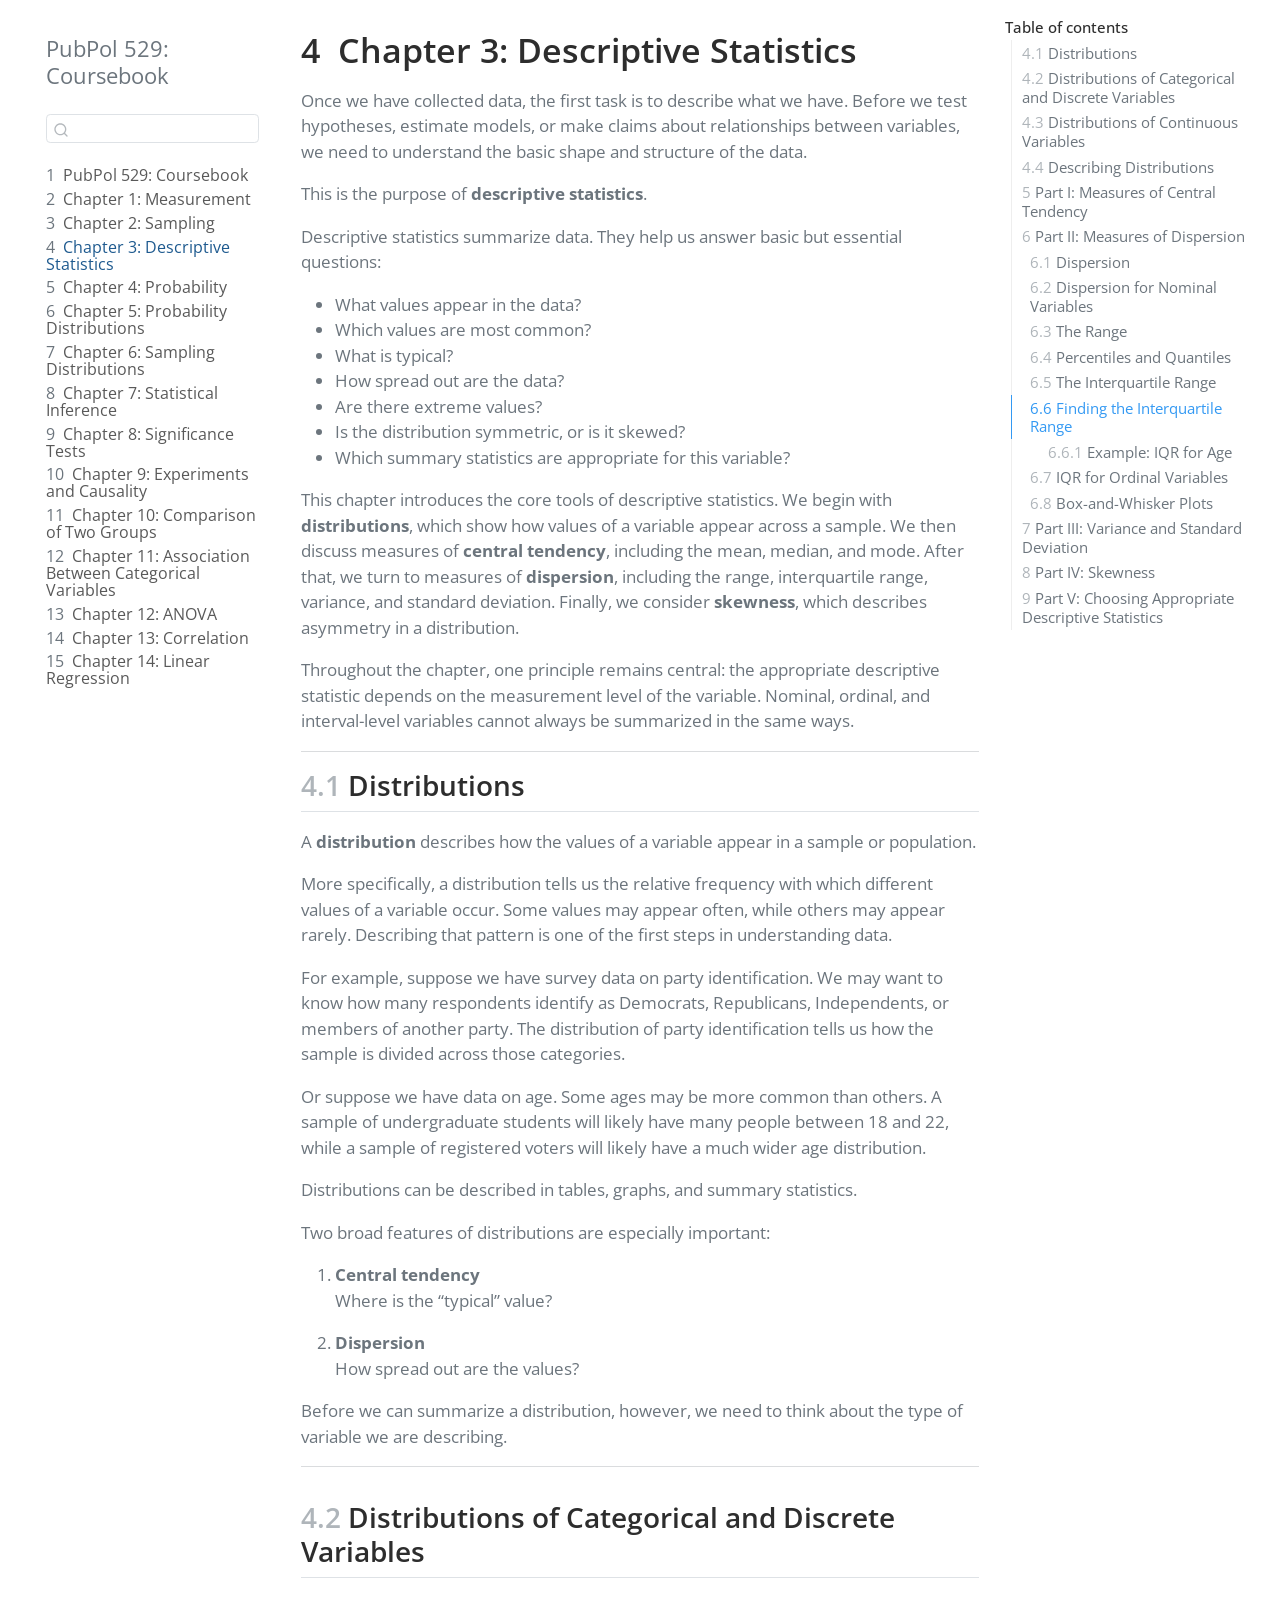
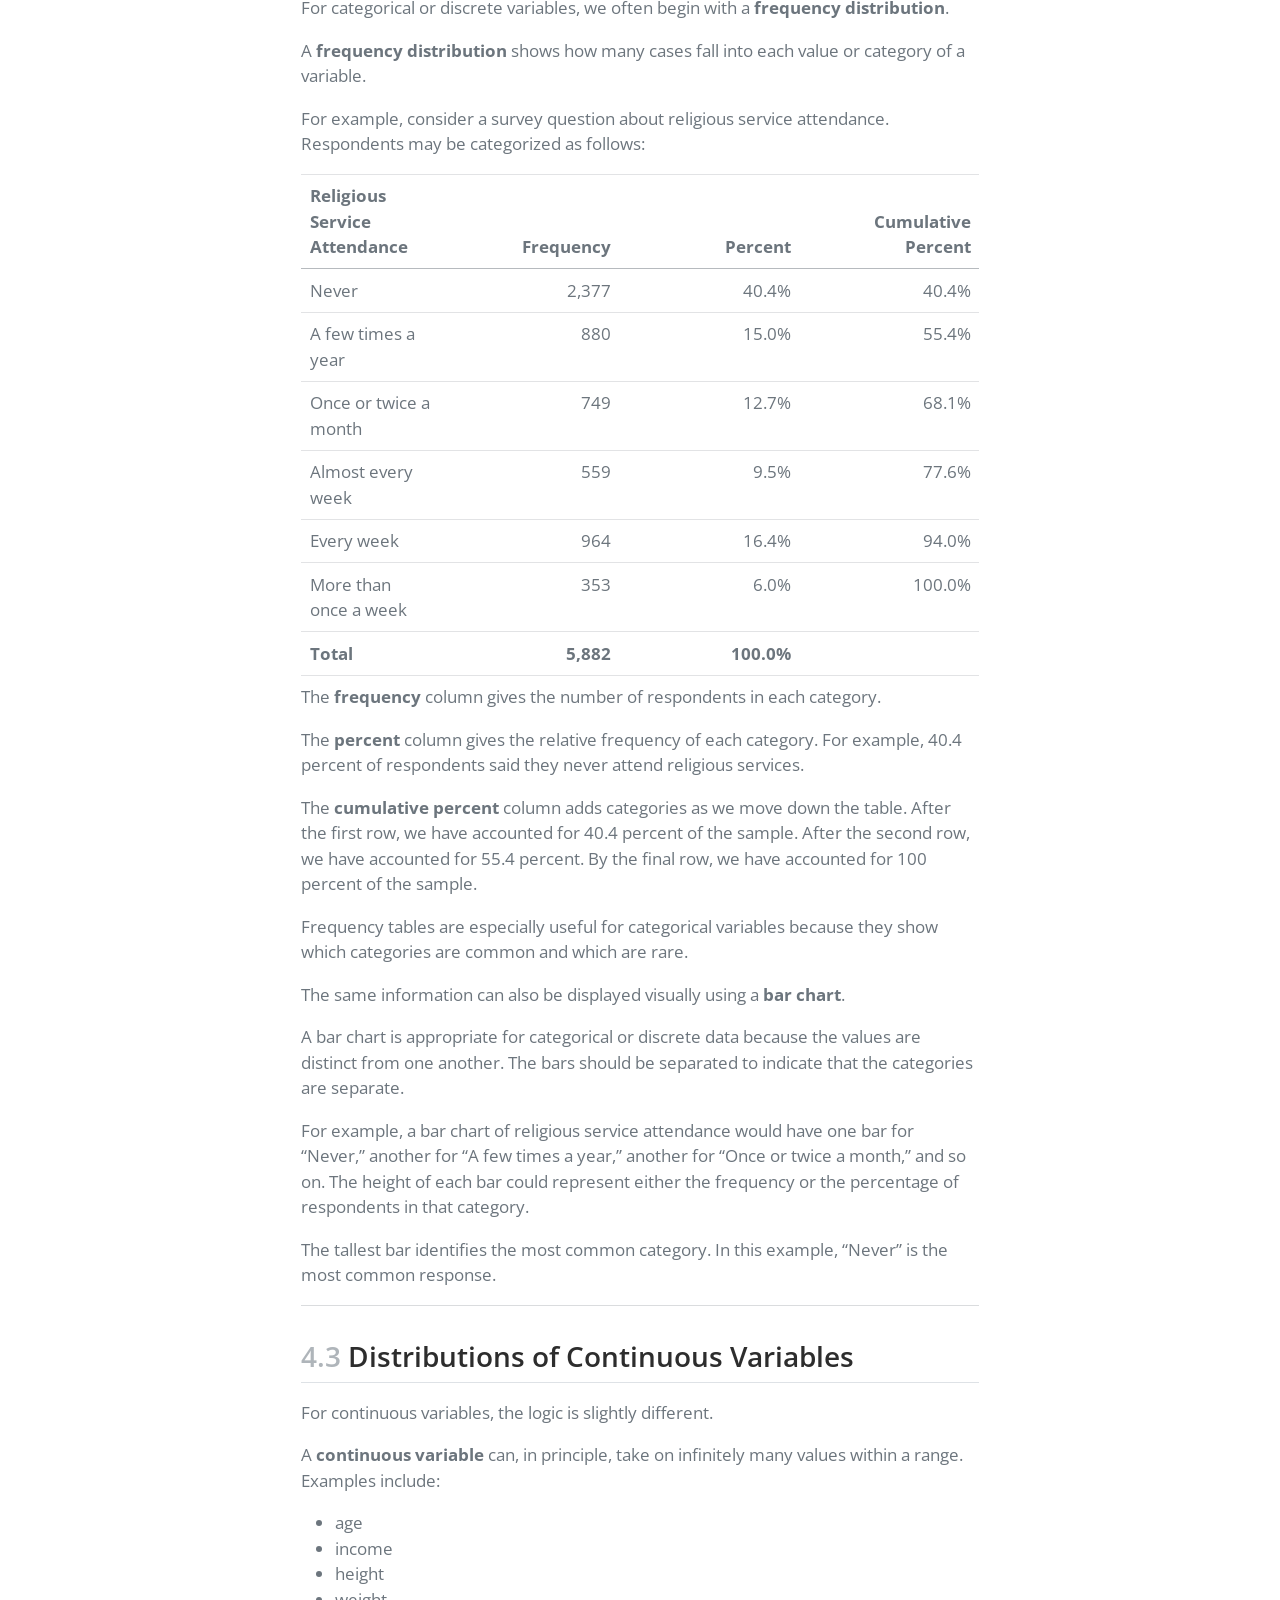
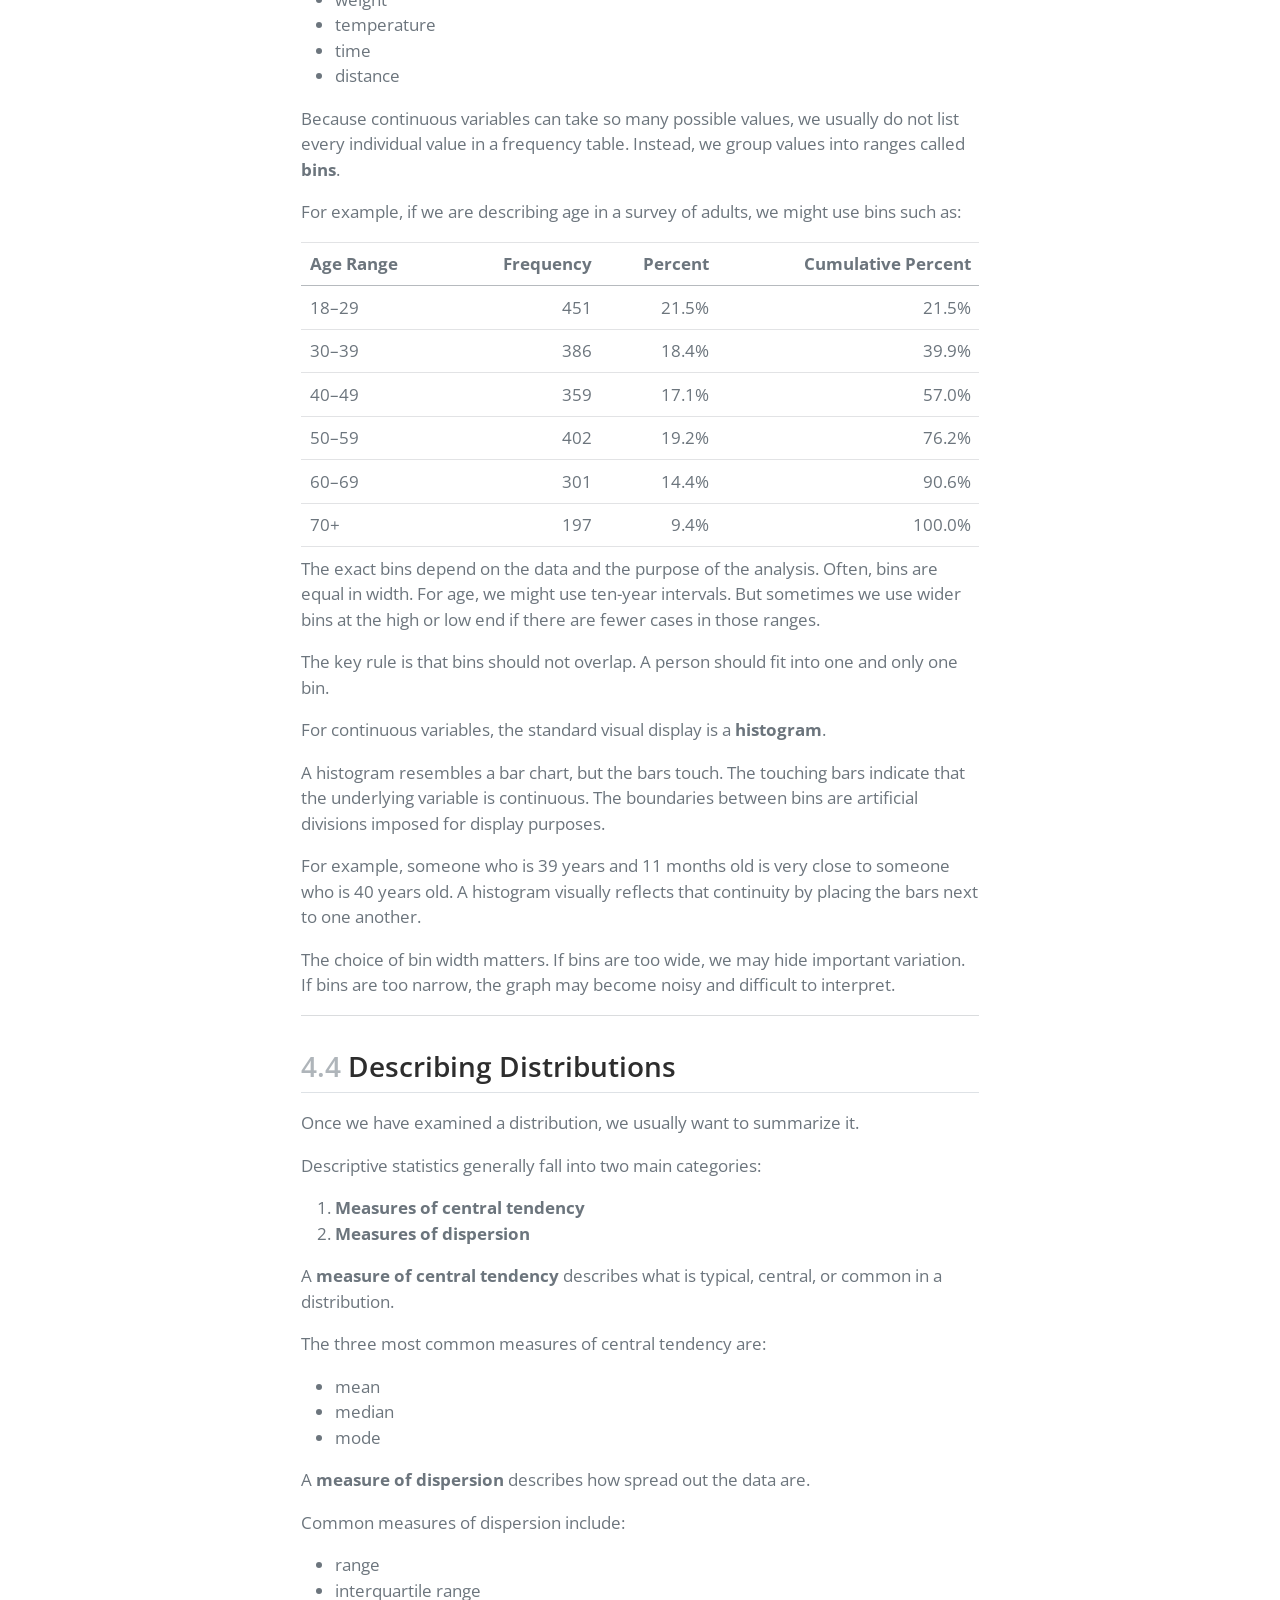
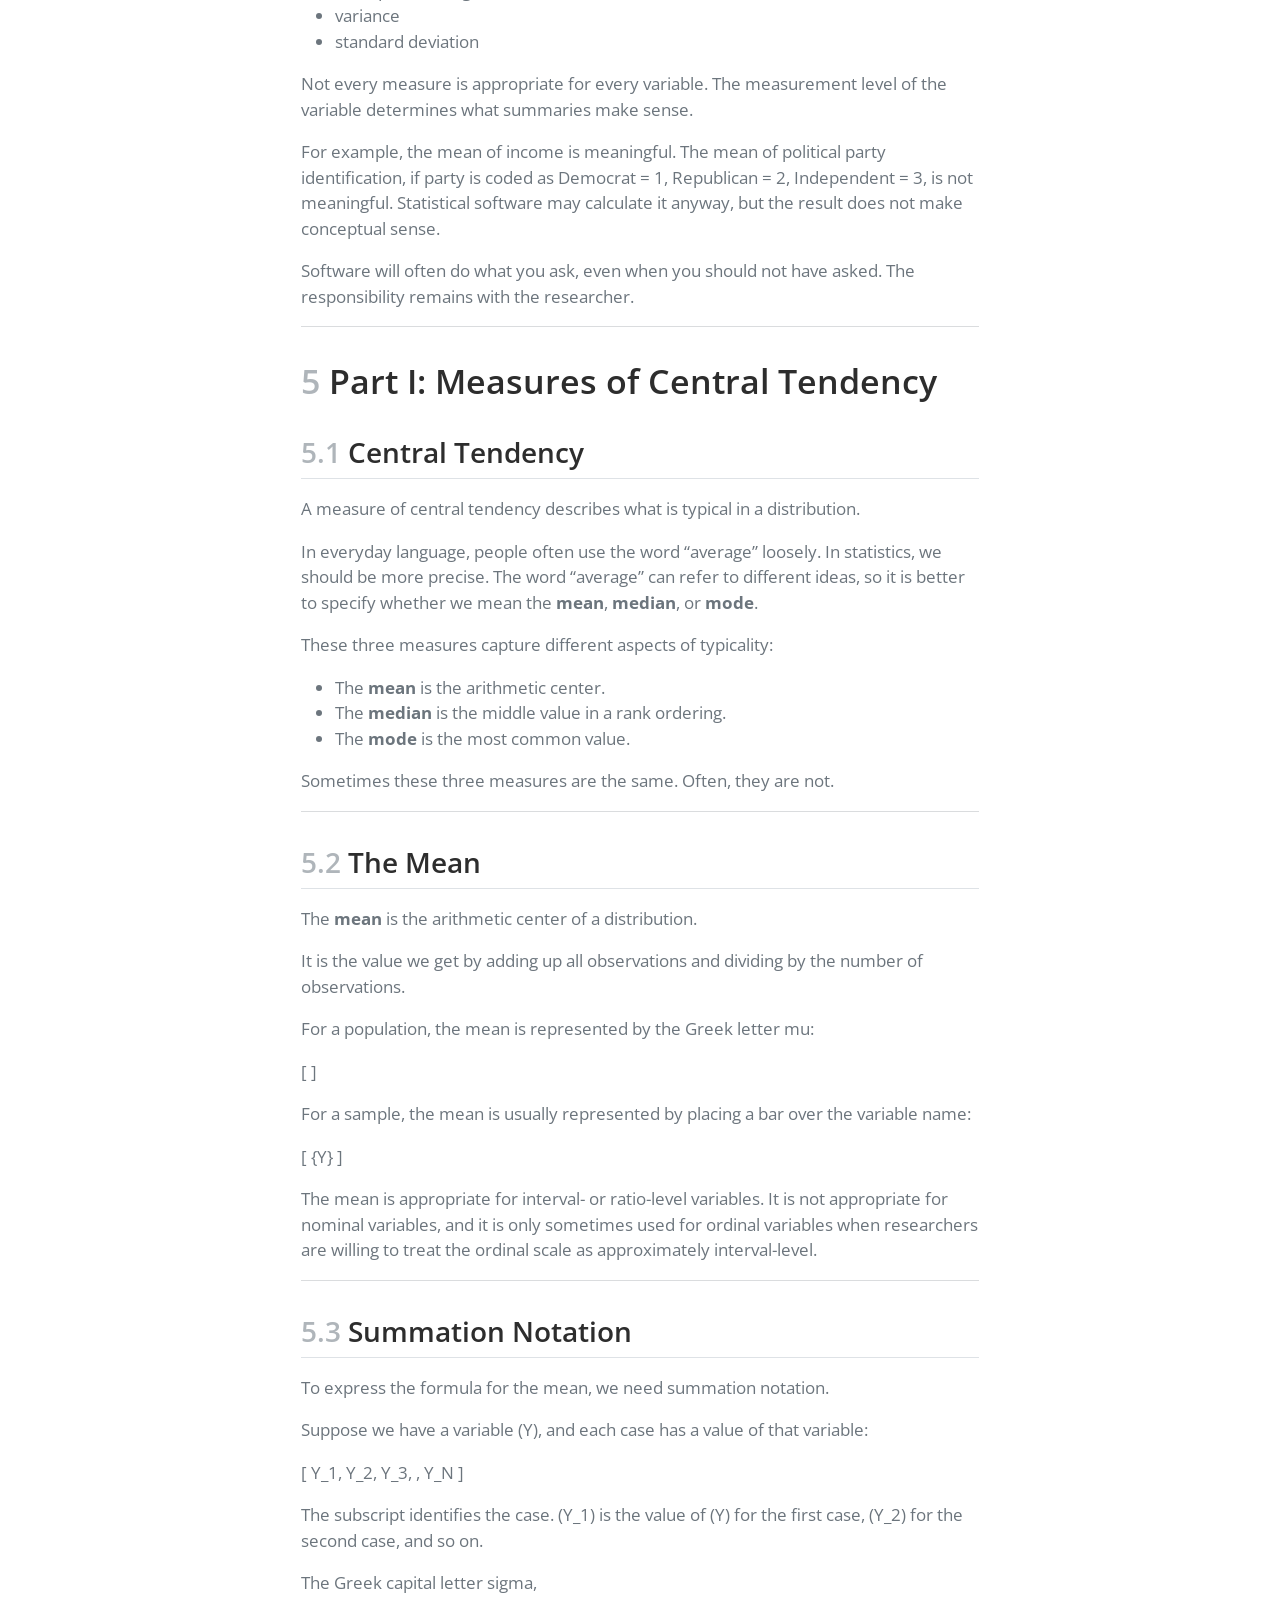
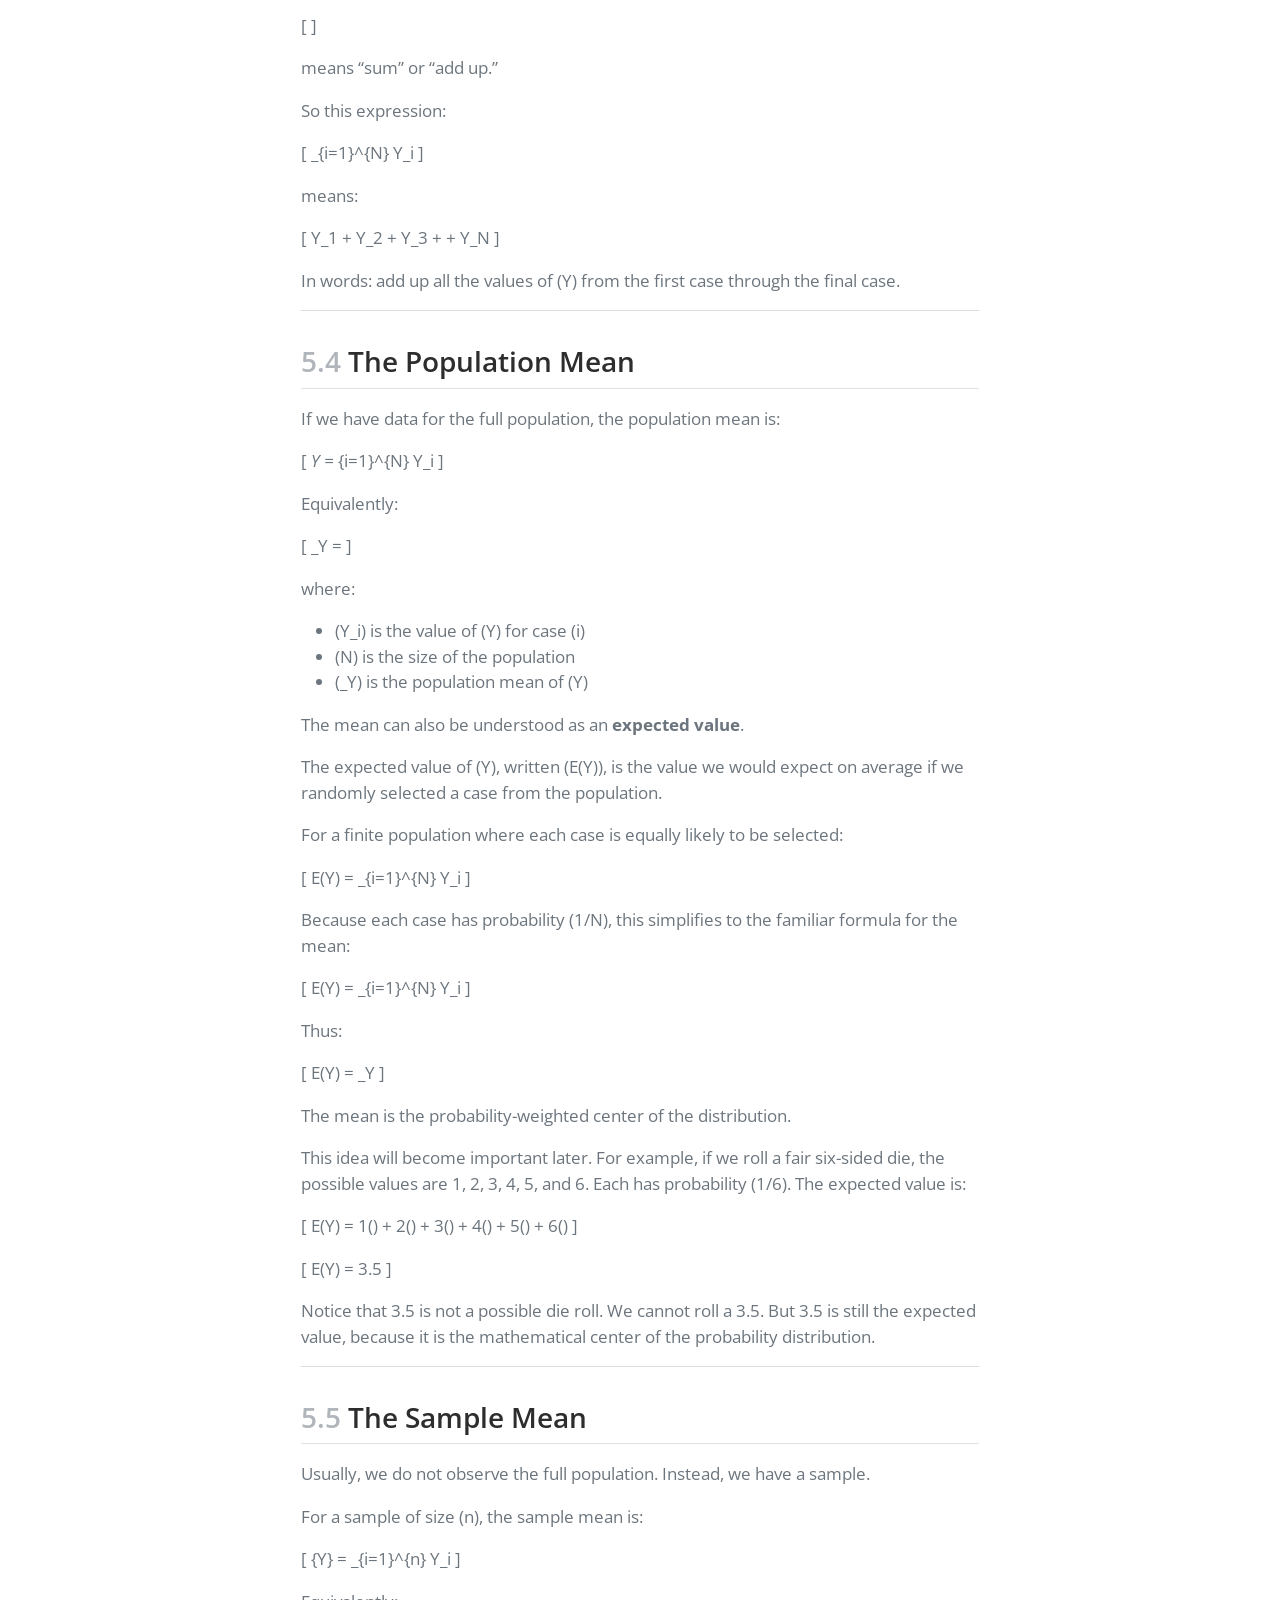
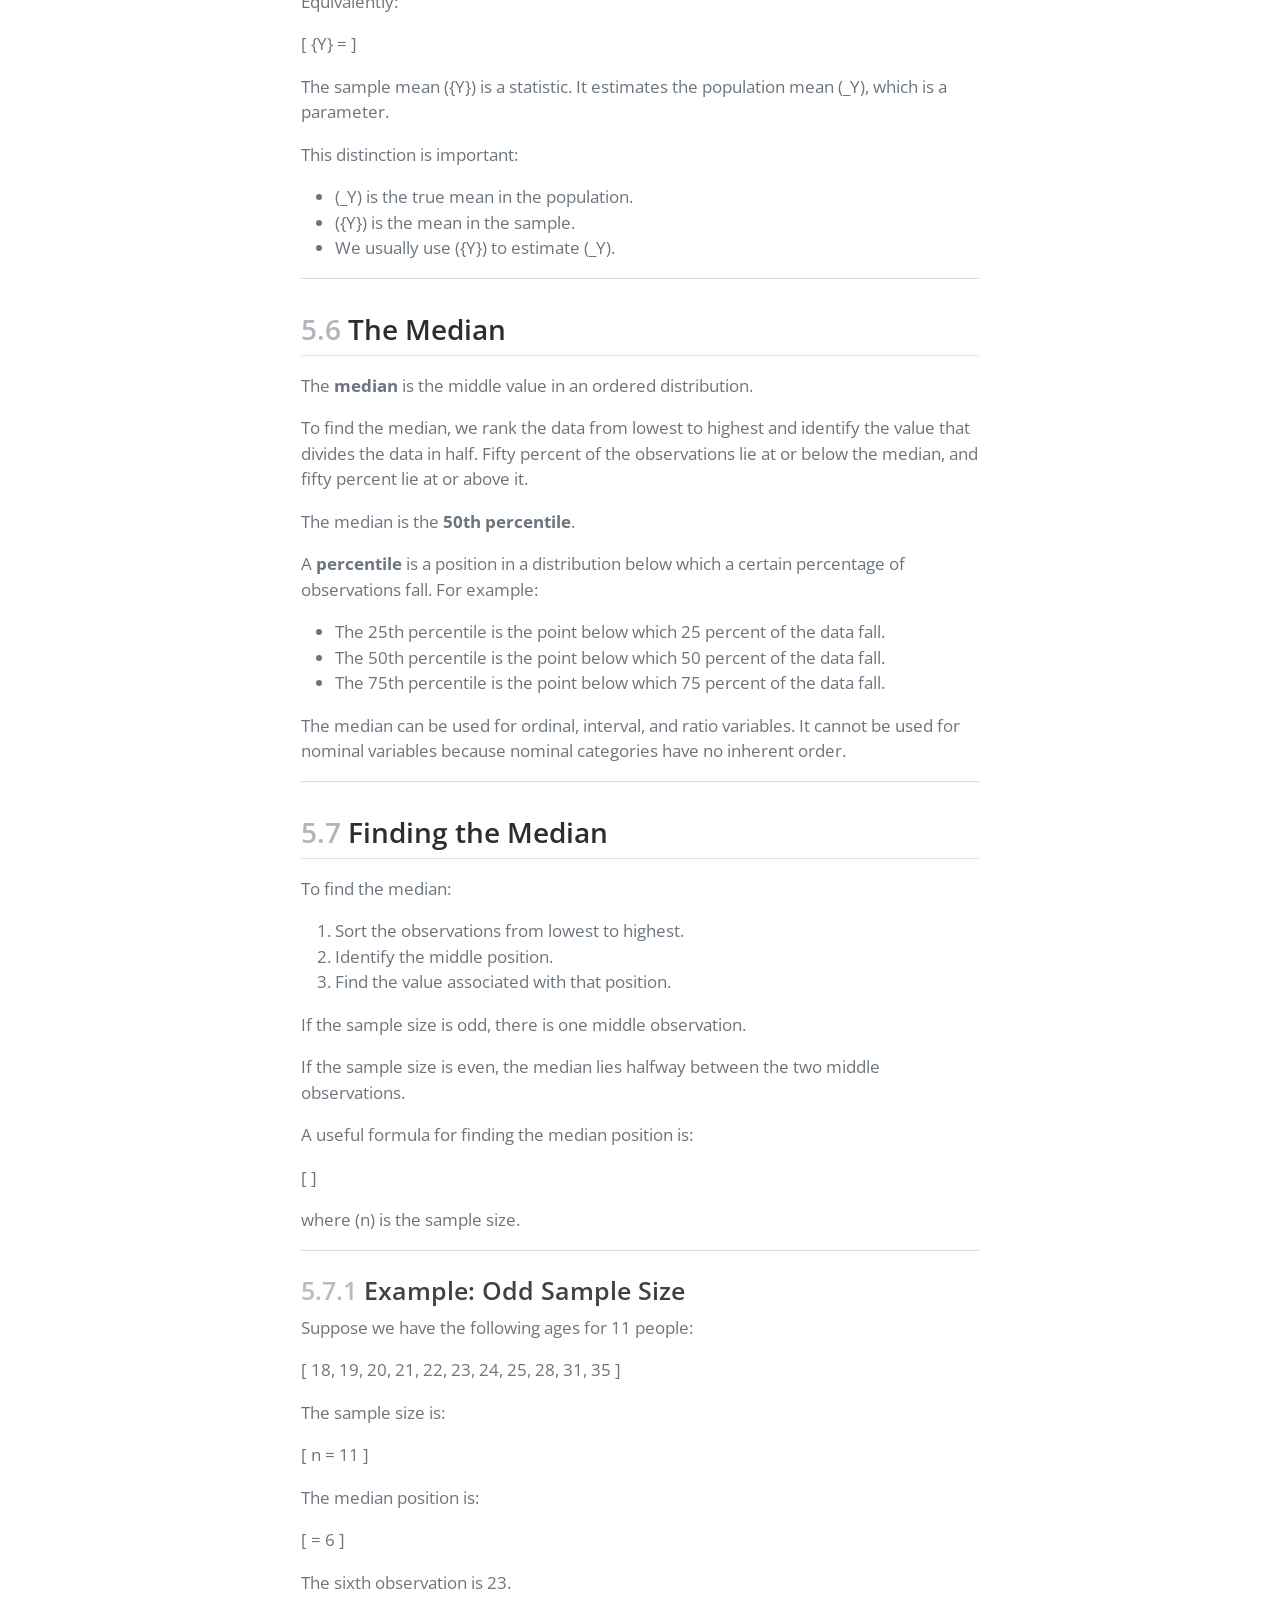
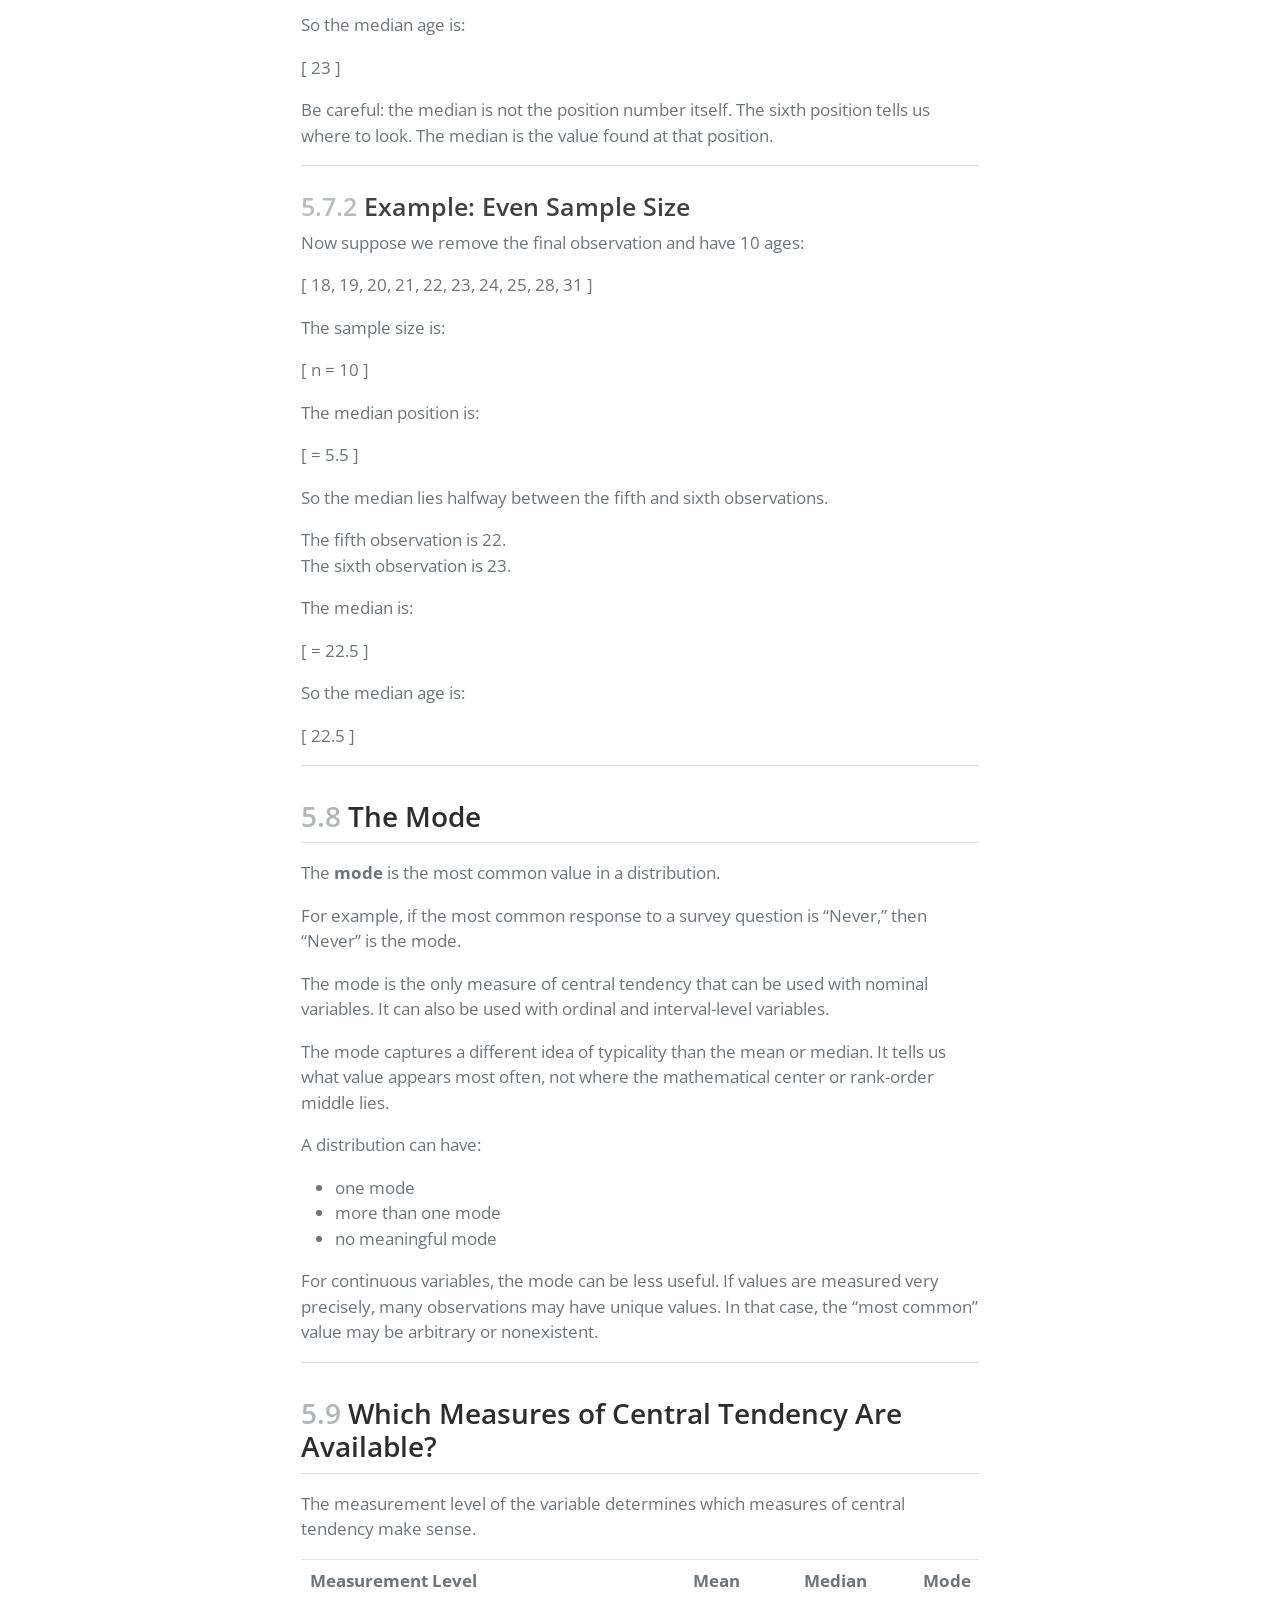
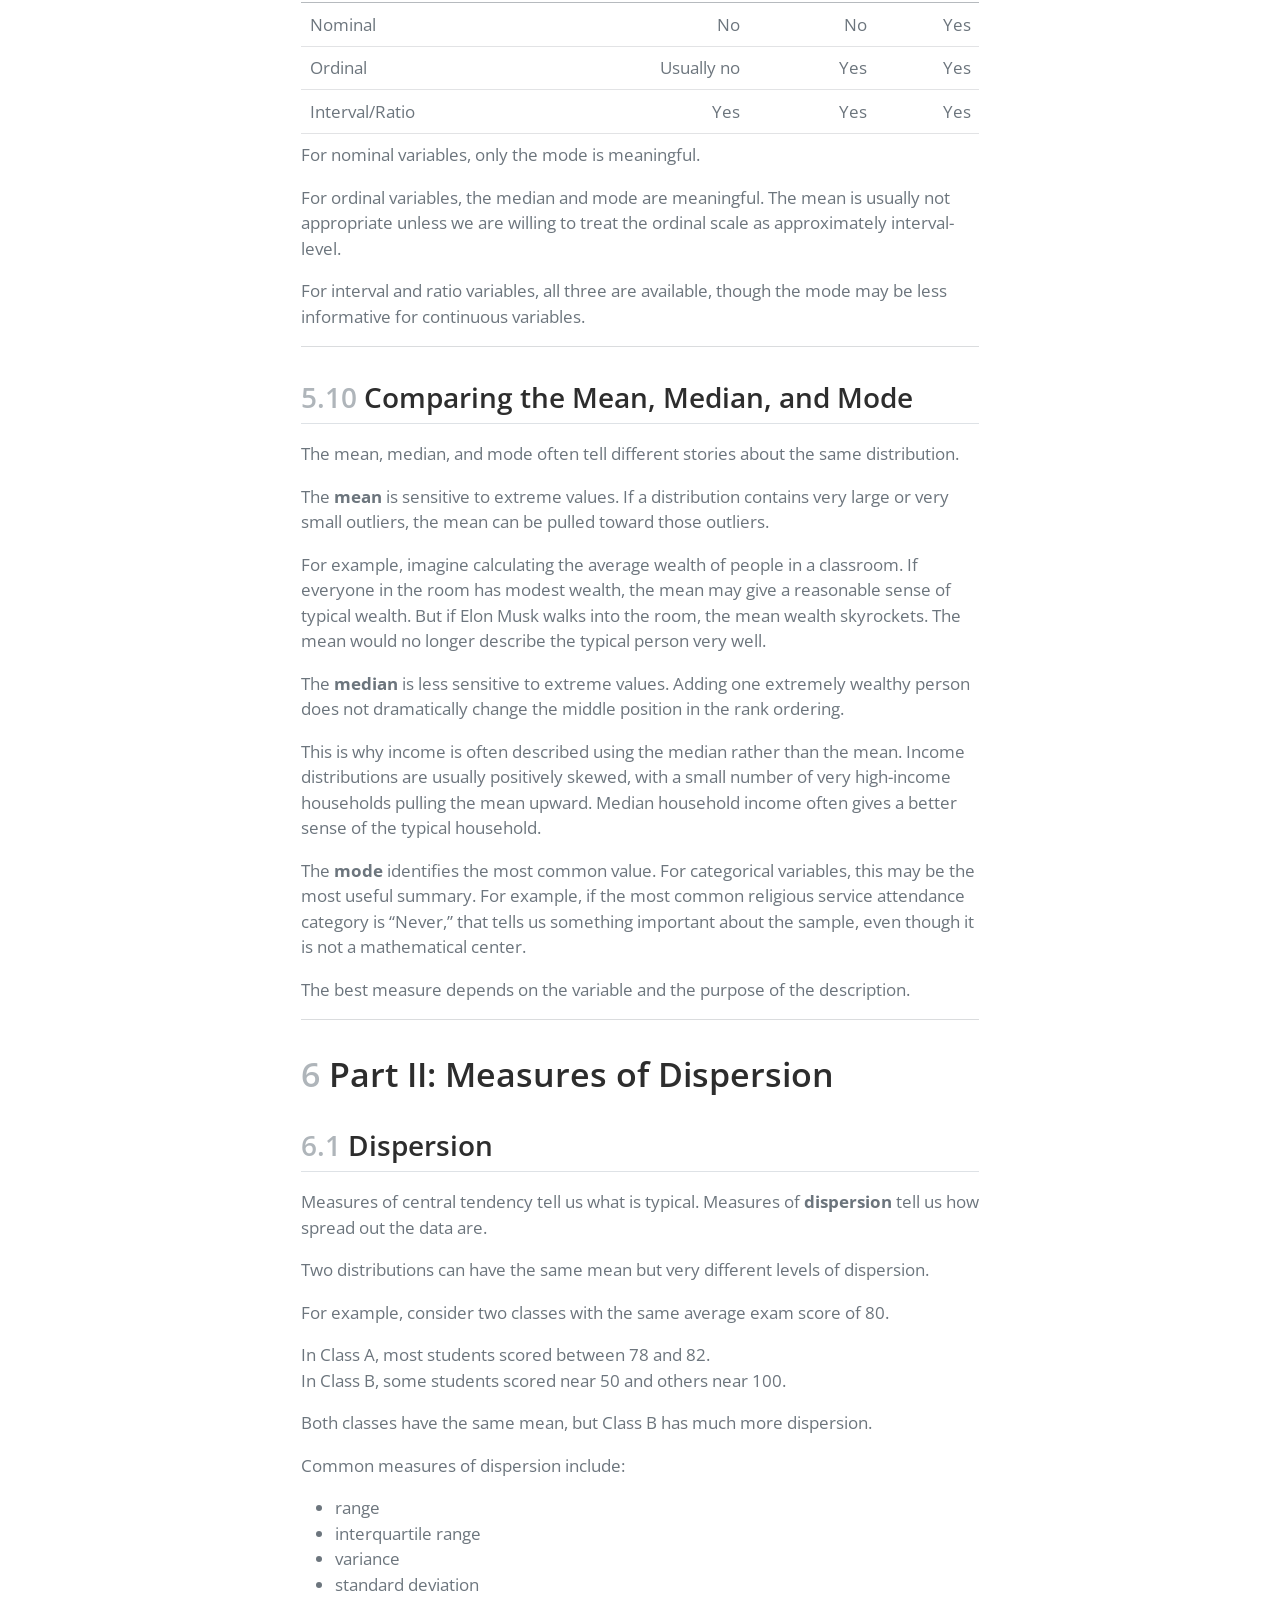
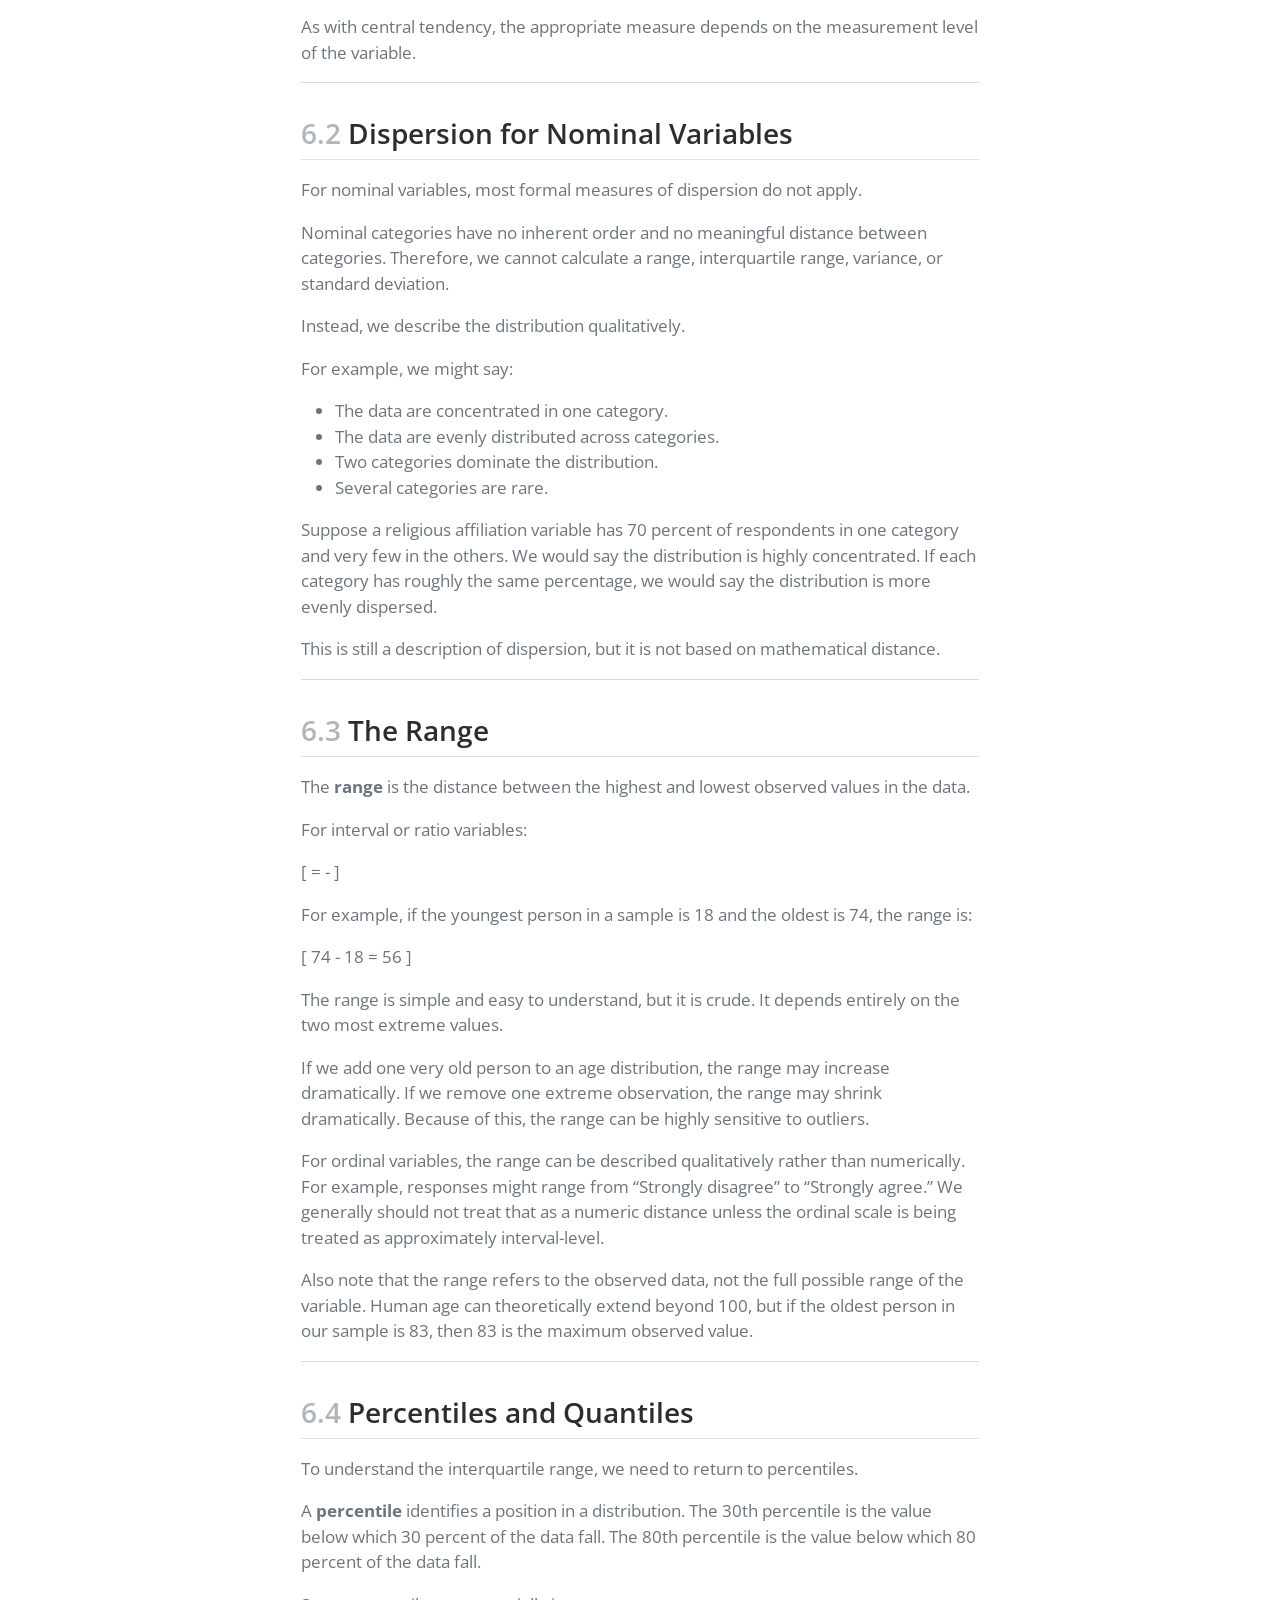
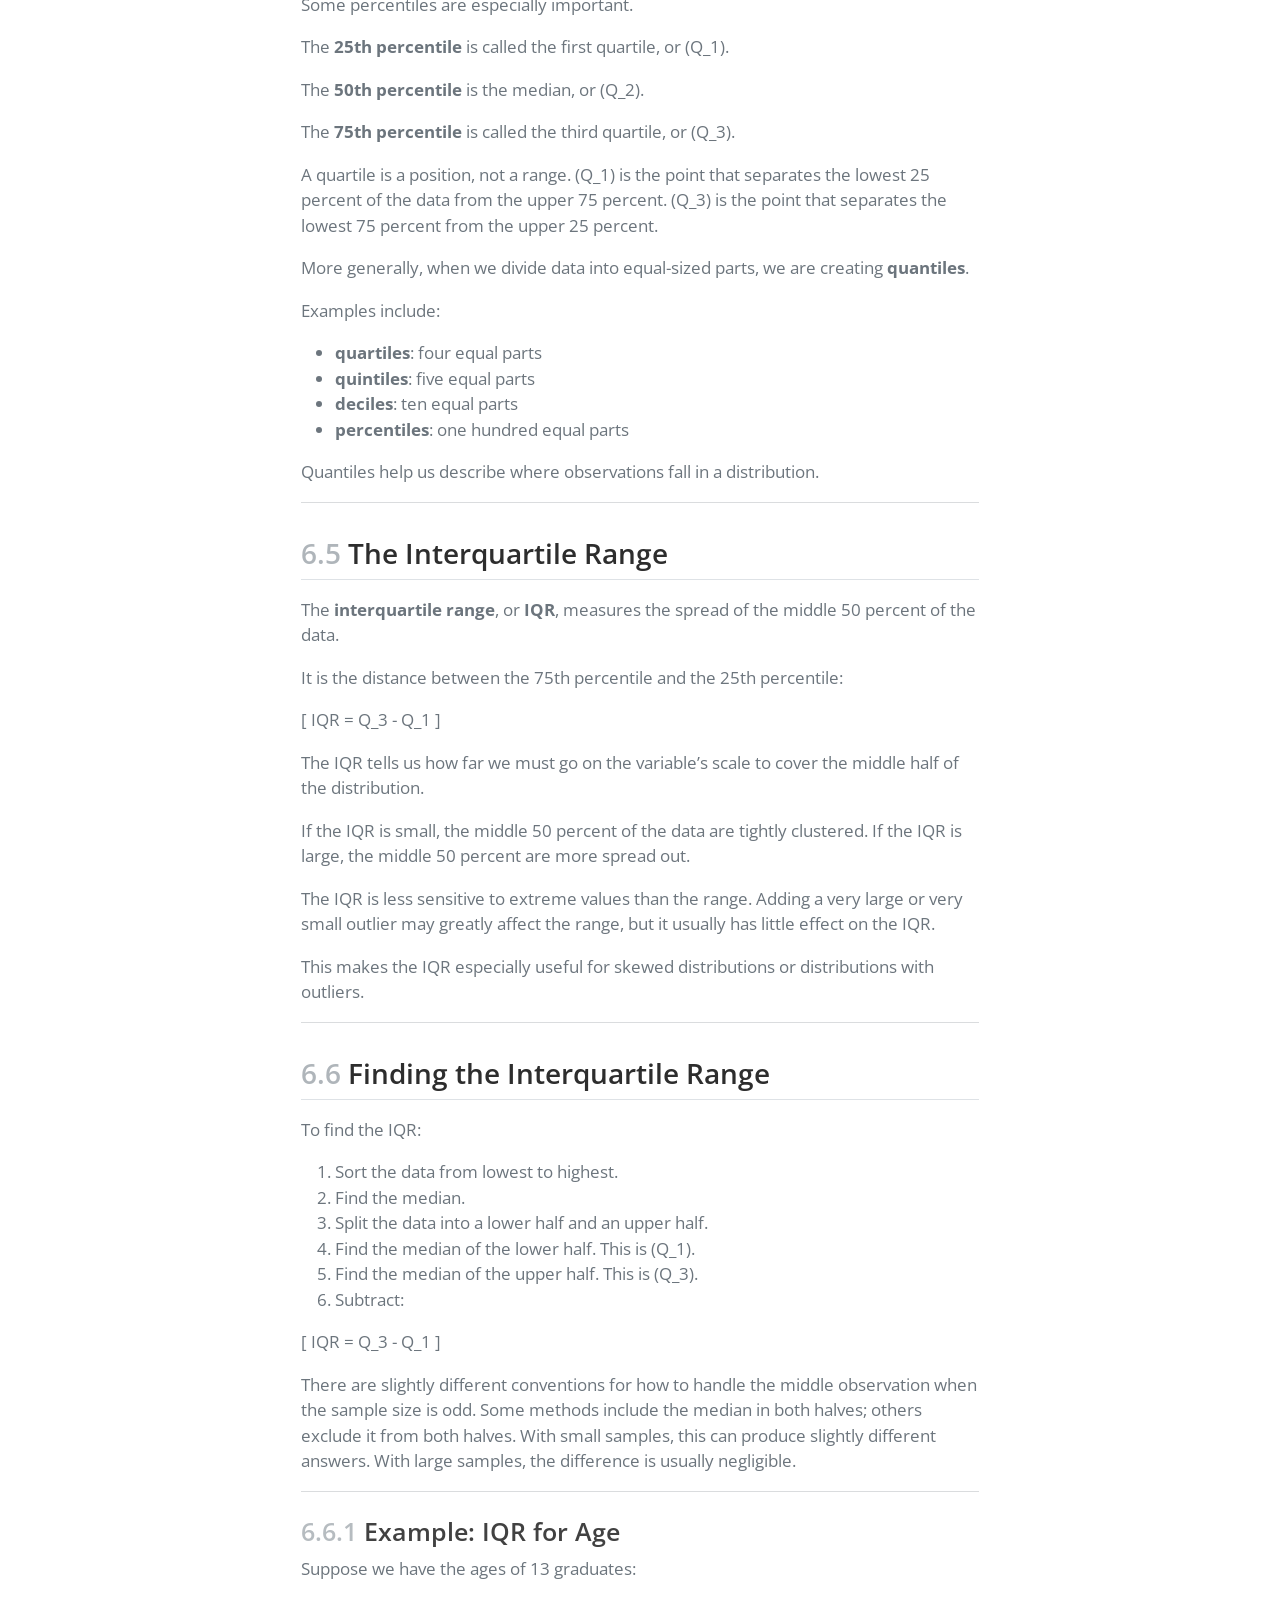
<file: docs/chapter-3.html>
<!DOCTYPE html>
<html xmlns="http://www.w3.org/1999/xhtml" lang="en" xml:lang="en"><head>

<meta charset="utf-8">
<meta name="generator" content="quarto-1.9.37">

<meta name="viewport" content="width=device-width, initial-scale=1.0, user-scalable=yes">


<title>4&nbsp; Chapter 3: Descriptive Statistics – PubPol 529: Coursebook</title>
<style>
/* Default styles provided by pandoc.
** See https://pandoc.org/MANUAL.html#variables-for-html for config info.
*/
code{white-space: pre-wrap;}
span.smallcaps{font-variant: small-caps;}
div.columns{display: flex; gap: min(4vw, 1.5em);}
div.column{flex: auto; overflow-x: auto;}
div.hanging-indent{margin-left: 1.5em; text-indent: -1.5em;}
ul.task-list{list-style: none;}
ul.task-list li input[type="checkbox"] {
  width: 0.8em;
  margin: 0 0.8em 0.2em -1em; /* quarto-specific, see https://github.com/quarto-dev/quarto-cli/issues/4556 */ 
  vertical-align: middle;
}
</style>


<script src="site_libs/quarto-nav/quarto-nav.js"></script>
<script src="site_libs/quarto-nav/headroom.min.js"></script>
<script src="site_libs/clipboard/clipboard.min.js"></script>
<script src="site_libs/quarto-search/autocomplete.umd.js"></script>
<script src="site_libs/quarto-search/fuse.min.js"></script>
<script src="site_libs/quarto-search/quarto-search.js"></script>
<meta name="quarto:offset" content="./">
<link href="./chapter-4.html" rel="next">
<link href="./chapter-2.html" rel="prev">
<script src="site_libs/quarto-html/quarto.js" type="module"></script>
<script src="site_libs/quarto-html/tabsets/tabsets.js" type="module"></script>
<script src="site_libs/quarto-html/popper.min.js"></script>
<script src="site_libs/quarto-html/tippy.umd.min.js"></script>
<script src="site_libs/quarto-html/anchor.min.js"></script>
<link href="site_libs/quarto-html/tippy.css" rel="stylesheet">
<link href="site_libs/quarto-html/quarto-syntax-highlighting-7f8f88aac4f3542376d5c11b86a4c14d.css" rel="stylesheet" id="quarto-text-highlighting-styles">
<script src="site_libs/bootstrap/bootstrap.min.js"></script>
<link href="site_libs/bootstrap/bootstrap-icons.css" rel="stylesheet">
<link href="site_libs/bootstrap/bootstrap-e944e0e12dd6c2e1651c888e836d9b4b.min.css" rel="stylesheet" append-hash="true" id="quarto-bootstrap" data-mode="light">
<script id="quarto-search-options" type="application/json">{
  "location": "sidebar",
  "copy-button": false,
  "collapse-after": 3,
  "panel-placement": "start",
  "type": "textbox",
  "limit": 50,
  "keyboard-shortcut": [
    "f",
    "/",
    "s"
  ],
  "show-item-context": false,
  "language": {
    "search-no-results-text": "No results",
    "search-matching-documents-text": "matching documents",
    "search-copy-link-title": "Copy link to search",
    "search-hide-matches-text": "Hide additional matches",
    "search-more-match-text": "more match in this document",
    "search-more-matches-text": "more matches in this document",
    "search-clear-button-title": "Clear",
    "search-text-placeholder": "",
    "search-detached-cancel-button-title": "Cancel",
    "search-submit-button-title": "Submit",
    "search-label": "Search"
  }
}</script>


</head>

<body class="nav-sidebar floating quarto-light">

<div id="quarto-search-results"></div>
  <header id="quarto-header" class="headroom fixed-top">
  <nav class="quarto-secondary-nav">
    <div class="container-fluid d-flex">
      <button type="button" class="quarto-btn-toggle btn" data-bs-toggle="collapse" role="button" data-bs-target=".quarto-sidebar-collapse-item" aria-controls="quarto-sidebar" aria-expanded="false" aria-label="Toggle sidebar navigation" onclick="if (window.quartoToggleHeadroom) { window.quartoToggleHeadroom(); }">
        <i class="bi bi-layout-text-sidebar-reverse"></i>
      </button>
        <nav class="quarto-page-breadcrumbs" aria-label="breadcrumb"><ol class="breadcrumb"><li class="breadcrumb-item"><a href="./chapter-3.html"><span class="chapter-number">4</span>&nbsp; <span class="chapter-title">Chapter 3: Descriptive Statistics</span></a></li></ol></nav>
        <a class="flex-grow-1" role="navigation" data-bs-toggle="collapse" data-bs-target=".quarto-sidebar-collapse-item" aria-controls="quarto-sidebar" aria-expanded="false" aria-label="Toggle sidebar navigation" onclick="if (window.quartoToggleHeadroom) { window.quartoToggleHeadroom(); }">      
        </a>
      <button type="button" class="btn quarto-search-button" aria-label="Search" onclick="window.quartoOpenSearch();">
        <i class="bi bi-search"></i>
      </button>
    </div>
  </nav>
</header>
<!-- content -->
<div id="quarto-content" class="quarto-container page-columns page-rows-contents page-layout-article">
<!-- sidebar -->
  <nav id="quarto-sidebar" class="sidebar collapse collapse-horizontal quarto-sidebar-collapse-item sidebar-navigation floating overflow-auto">
    <div class="pt-lg-2 mt-2 text-left sidebar-header">
    <div class="sidebar-title mb-0 py-0">
      <a href="./">PubPol 529: Coursebook</a> 
    </div>
      </div>
        <div class="mt-2 flex-shrink-0 align-items-center">
        <div class="sidebar-search">
        <div id="quarto-search" class="" title="Search"></div>
        </div>
        </div>
    <div class="sidebar-menu-container"> 
    <ul class="list-unstyled mt-1">
        <li class="sidebar-item">
  <div class="sidebar-item-container"> 
  <a href="./index.html" class="sidebar-item-text sidebar-link">
 <span class="menu-text"><span class="chapter-number">1</span>&nbsp; <span class="chapter-title">PubPol 529: Coursebook</span></span></a>
  </div>
</li>
        <li class="sidebar-item">
  <div class="sidebar-item-container"> 
  <a href="./chapter-1.html" class="sidebar-item-text sidebar-link">
 <span class="menu-text"><span class="chapter-number">2</span>&nbsp; <span class="chapter-title">Chapter 1: Measurement</span></span></a>
  </div>
</li>
        <li class="sidebar-item">
  <div class="sidebar-item-container"> 
  <a href="./chapter-2.html" class="sidebar-item-text sidebar-link">
 <span class="menu-text"><span class="chapter-number">3</span>&nbsp; <span class="chapter-title">Chapter 2: Sampling</span></span></a>
  </div>
</li>
        <li class="sidebar-item">
  <div class="sidebar-item-container"> 
  <a href="./chapter-3.html" class="sidebar-item-text sidebar-link active">
 <span class="menu-text"><span class="chapter-number">4</span>&nbsp; <span class="chapter-title">Chapter 3: Descriptive Statistics</span></span></a>
  </div>
</li>
        <li class="sidebar-item">
  <div class="sidebar-item-container"> 
  <a href="./chapter-4.html" class="sidebar-item-text sidebar-link">
 <span class="menu-text"><span class="chapter-number">5</span>&nbsp; <span class="chapter-title">Chapter 4: Probability</span></span></a>
  </div>
</li>
        <li class="sidebar-item">
  <div class="sidebar-item-container"> 
  <a href="./chapter-5.html" class="sidebar-item-text sidebar-link">
 <span class="menu-text"><span class="chapter-number">6</span>&nbsp; <span class="chapter-title">Chapter 5: Probability Distributions</span></span></a>
  </div>
</li>
        <li class="sidebar-item">
  <div class="sidebar-item-container"> 
  <a href="./chapter-6.html" class="sidebar-item-text sidebar-link">
 <span class="menu-text"><span class="chapter-number">7</span>&nbsp; <span class="chapter-title">Chapter 6: Sampling Distributions</span></span></a>
  </div>
</li>
        <li class="sidebar-item">
  <div class="sidebar-item-container"> 
  <a href="./chapter-7.html" class="sidebar-item-text sidebar-link">
 <span class="menu-text"><span class="chapter-number">8</span>&nbsp; <span class="chapter-title">Chapter 7: Statistical Inference</span></span></a>
  </div>
</li>
        <li class="sidebar-item">
  <div class="sidebar-item-container"> 
  <a href="./chapter-8.html" class="sidebar-item-text sidebar-link">
 <span class="menu-text"><span class="chapter-number">9</span>&nbsp; <span class="chapter-title">Chapter 8: Significance Tests</span></span></a>
  </div>
</li>
        <li class="sidebar-item">
  <div class="sidebar-item-container"> 
  <a href="./chapter-9.html" class="sidebar-item-text sidebar-link">
 <span class="menu-text"><span class="chapter-number">10</span>&nbsp; <span class="chapter-title">Chapter 9: Experiments and Causality</span></span></a>
  </div>
</li>
        <li class="sidebar-item">
  <div class="sidebar-item-container"> 
  <a href="./chapter-10.html" class="sidebar-item-text sidebar-link">
 <span class="menu-text"><span class="chapter-number">11</span>&nbsp; <span class="chapter-title">Chapter 10: Comparison of Two Groups</span></span></a>
  </div>
</li>
        <li class="sidebar-item">
  <div class="sidebar-item-container"> 
  <a href="./chapter-11.html" class="sidebar-item-text sidebar-link">
 <span class="menu-text"><span class="chapter-number">12</span>&nbsp; <span class="chapter-title">Chapter 11: Association Between Categorical Variables</span></span></a>
  </div>
</li>
        <li class="sidebar-item">
  <div class="sidebar-item-container"> 
  <a href="./chapter-12.html" class="sidebar-item-text sidebar-link">
 <span class="menu-text"><span class="chapter-number">13</span>&nbsp; <span class="chapter-title">Chapter 12: ANOVA</span></span></a>
  </div>
</li>
        <li class="sidebar-item">
  <div class="sidebar-item-container"> 
  <a href="./chapter-13.html" class="sidebar-item-text sidebar-link">
 <span class="menu-text"><span class="chapter-number">14</span>&nbsp; <span class="chapter-title">Chapter 13: Correlation</span></span></a>
  </div>
</li>
        <li class="sidebar-item">
  <div class="sidebar-item-container"> 
  <a href="./chapter-14.html" class="sidebar-item-text sidebar-link">
 <span class="menu-text"><span class="chapter-number">15</span>&nbsp; <span class="chapter-title">Chapter 14: Linear Regression</span></span></a>
  </div>
</li>
    </ul>
    </div>
</nav>
<div id="quarto-sidebar-glass" class="quarto-sidebar-collapse-item" data-bs-toggle="collapse" data-bs-target=".quarto-sidebar-collapse-item"></div>
<!-- margin-sidebar -->
    <div id="quarto-margin-sidebar" class="sidebar margin-sidebar">
        <nav id="TOC" role="doc-toc" class="toc-active">
    <h2 id="toc-title">Table of contents</h2>
   
  <ul>
  <li><a href="#distributions" id="toc-distributions" class="nav-link active" data-scroll-target="#distributions"><span class="header-section-number">4.1</span> Distributions</a></li>
  <li><a href="#distributions-of-categorical-and-discrete-variables" id="toc-distributions-of-categorical-and-discrete-variables" class="nav-link" data-scroll-target="#distributions-of-categorical-and-discrete-variables"><span class="header-section-number">4.2</span> Distributions of Categorical and Discrete Variables</a></li>
  <li><a href="#distributions-of-continuous-variables" id="toc-distributions-of-continuous-variables" class="nav-link" data-scroll-target="#distributions-of-continuous-variables"><span class="header-section-number">4.3</span> Distributions of Continuous Variables</a></li>
  <li><a href="#describing-distributions" id="toc-describing-distributions" class="nav-link" data-scroll-target="#describing-distributions"><span class="header-section-number">4.4</span> Describing Distributions</a></li>
  <li><a href="#part-i-measures-of-central-tendency" id="toc-part-i-measures-of-central-tendency" class="nav-link" data-scroll-target="#part-i-measures-of-central-tendency"><span class="header-section-number">5</span> Part I: Measures of Central Tendency</a>
  <ul class="collapse">
  <li><a href="#central-tendency" id="toc-central-tendency" class="nav-link" data-scroll-target="#central-tendency"><span class="header-section-number">5.1</span> Central Tendency</a></li>
  <li><a href="#the-mean" id="toc-the-mean" class="nav-link" data-scroll-target="#the-mean"><span class="header-section-number">5.2</span> The Mean</a></li>
  <li><a href="#summation-notation" id="toc-summation-notation" class="nav-link" data-scroll-target="#summation-notation"><span class="header-section-number">5.3</span> Summation Notation</a></li>
  <li><a href="#the-population-mean" id="toc-the-population-mean" class="nav-link" data-scroll-target="#the-population-mean"><span class="header-section-number">5.4</span> The Population Mean</a></li>
  <li><a href="#the-sample-mean" id="toc-the-sample-mean" class="nav-link" data-scroll-target="#the-sample-mean"><span class="header-section-number">5.5</span> The Sample Mean</a></li>
  <li><a href="#the-median" id="toc-the-median" class="nav-link" data-scroll-target="#the-median"><span class="header-section-number">5.6</span> The Median</a></li>
  <li><a href="#finding-the-median" id="toc-finding-the-median" class="nav-link" data-scroll-target="#finding-the-median"><span class="header-section-number">5.7</span> Finding the Median</a>
  <ul class="collapse">
  <li><a href="#example-odd-sample-size" id="toc-example-odd-sample-size" class="nav-link" data-scroll-target="#example-odd-sample-size"><span class="header-section-number">5.7.1</span> Example: Odd Sample Size</a></li>
  <li><a href="#example-even-sample-size" id="toc-example-even-sample-size" class="nav-link" data-scroll-target="#example-even-sample-size"><span class="header-section-number">5.7.2</span> Example: Even Sample Size</a></li>
  </ul></li>
  <li><a href="#the-mode" id="toc-the-mode" class="nav-link" data-scroll-target="#the-mode"><span class="header-section-number">5.8</span> The Mode</a></li>
  <li><a href="#which-measures-of-central-tendency-are-available" id="toc-which-measures-of-central-tendency-are-available" class="nav-link" data-scroll-target="#which-measures-of-central-tendency-are-available"><span class="header-section-number">5.9</span> Which Measures of Central Tendency Are Available?</a></li>
  <li><a href="#comparing-the-mean-median-and-mode" id="toc-comparing-the-mean-median-and-mode" class="nav-link" data-scroll-target="#comparing-the-mean-median-and-mode"><span class="header-section-number">5.10</span> Comparing the Mean, Median, and Mode</a></li>
  </ul></li>
  <li><a href="#part-ii-measures-of-dispersion" id="toc-part-ii-measures-of-dispersion" class="nav-link" data-scroll-target="#part-ii-measures-of-dispersion"><span class="header-section-number">6</span> Part II: Measures of Dispersion</a>
  <ul class="collapse">
  <li><a href="#dispersion" id="toc-dispersion" class="nav-link" data-scroll-target="#dispersion"><span class="header-section-number">6.1</span> Dispersion</a></li>
  <li><a href="#dispersion-for-nominal-variables" id="toc-dispersion-for-nominal-variables" class="nav-link" data-scroll-target="#dispersion-for-nominal-variables"><span class="header-section-number">6.2</span> Dispersion for Nominal Variables</a></li>
  <li><a href="#the-range" id="toc-the-range" class="nav-link" data-scroll-target="#the-range"><span class="header-section-number">6.3</span> The Range</a></li>
  <li><a href="#percentiles-and-quantiles" id="toc-percentiles-and-quantiles" class="nav-link" data-scroll-target="#percentiles-and-quantiles"><span class="header-section-number">6.4</span> Percentiles and Quantiles</a></li>
  <li><a href="#the-interquartile-range" id="toc-the-interquartile-range" class="nav-link" data-scroll-target="#the-interquartile-range"><span class="header-section-number">6.5</span> The Interquartile Range</a></li>
  <li><a href="#finding-the-interquartile-range" id="toc-finding-the-interquartile-range" class="nav-link" data-scroll-target="#finding-the-interquartile-range"><span class="header-section-number">6.6</span> Finding the Interquartile Range</a>
  <ul class="collapse">
  <li><a href="#example-iqr-for-age" id="toc-example-iqr-for-age" class="nav-link" data-scroll-target="#example-iqr-for-age"><span class="header-section-number">6.6.1</span> Example: IQR for Age</a></li>
  </ul></li>
  <li><a href="#iqr-for-ordinal-variables" id="toc-iqr-for-ordinal-variables" class="nav-link" data-scroll-target="#iqr-for-ordinal-variables"><span class="header-section-number">6.7</span> IQR for Ordinal Variables</a></li>
  <li><a href="#box-and-whisker-plots" id="toc-box-and-whisker-plots" class="nav-link" data-scroll-target="#box-and-whisker-plots"><span class="header-section-number">6.8</span> Box-and-Whisker Plots</a></li>
  </ul></li>
  <li><a href="#part-iii-variance-and-standard-deviation" id="toc-part-iii-variance-and-standard-deviation" class="nav-link" data-scroll-target="#part-iii-variance-and-standard-deviation"><span class="header-section-number">7</span> Part III: Variance and Standard Deviation</a>
  <ul class="collapse">
  <li><a href="#variability-around-the-mean" id="toc-variability-around-the-mean" class="nav-link" data-scroll-target="#variability-around-the-mean"><span class="header-section-number">7.1</span> Variability Around the Mean</a></li>
  <li><a href="#deviations-from-the-mean" id="toc-deviations-from-the-mean" class="nav-link" data-scroll-target="#deviations-from-the-mean"><span class="header-section-number">7.2</span> Deviations from the Mean</a></li>
  <li><a href="#sum-of-squares" id="toc-sum-of-squares" class="nav-link" data-scroll-target="#sum-of-squares"><span class="header-section-number">7.3</span> Sum of Squares</a></li>
  <li><a href="#population-variance" id="toc-population-variance" class="nav-link" data-scroll-target="#population-variance"><span class="header-section-number">7.4</span> Population Variance</a></li>
  <li><a href="#population-standard-deviation" id="toc-population-standard-deviation" class="nav-link" data-scroll-target="#population-standard-deviation"><span class="header-section-number">7.5</span> Population Standard Deviation</a></li>
  <li><a href="#sample-variance-and-sample-standard-deviation" id="toc-sample-variance-and-sample-standard-deviation" class="nav-link" data-scroll-target="#sample-variance-and-sample-standard-deviation"><span class="header-section-number">7.6</span> Sample Variance and Sample Standard Deviation</a></li>
  <li><a href="#why-do-we-divide-by-n---1" id="toc-why-do-we-divide-by-n---1" class="nav-link" data-scroll-target="#why-do-we-divide-by-n---1"><span class="header-section-number">7.7</span> Why Do We Divide by (n - 1)?</a></li>
  <li><a href="#degrees-of-freedom" id="toc-degrees-of-freedom" class="nav-link" data-scroll-target="#degrees-of-freedom"><span class="header-section-number">7.8</span> Degrees of Freedom</a></li>
  <li><a href="#the-correction-matters-most-in-small-samples" id="toc-the-correction-matters-most-in-small-samples" class="nav-link" data-scroll-target="#the-correction-matters-most-in-small-samples"><span class="header-section-number">7.9</span> The Correction Matters Most in Small Samples</a></li>
  <li><a href="#summary-of-variance-and-standard-deviation-formulas" id="toc-summary-of-variance-and-standard-deviation-formulas" class="nav-link" data-scroll-target="#summary-of-variance-and-standard-deviation-formulas"><span class="header-section-number">7.10</span> Summary of Variance and Standard Deviation Formulas</a></li>
  </ul></li>
  <li><a href="#part-iv-skewness" id="toc-part-iv-skewness" class="nav-link" data-scroll-target="#part-iv-skewness"><span class="header-section-number">8</span> Part IV: Skewness</a>
  <ul class="collapse">
  <li><a href="#skewness" id="toc-skewness" class="nav-link" data-scroll-target="#skewness"><span class="header-section-number">8.1</span> Skewness</a></li>
  <li><a href="#positive-skew" id="toc-positive-skew" class="nav-link" data-scroll-target="#positive-skew"><span class="header-section-number">8.2</span> Positive Skew</a></li>
  <li><a href="#negative-skew" id="toc-negative-skew" class="nav-link" data-scroll-target="#negative-skew"><span class="header-section-number">8.3</span> Negative Skew</a></li>
  <li><a href="#skewness-and-choice-of-summary-statistic" id="toc-skewness-and-choice-of-summary-statistic" class="nav-link" data-scroll-target="#skewness-and-choice-of-summary-statistic"><span class="header-section-number">8.4</span> Skewness and Choice of Summary Statistic</a></li>
  <li><a href="#reading-a-skewed-distribution" id="toc-reading-a-skewed-distribution" class="nav-link" data-scroll-target="#reading-a-skewed-distribution"><span class="header-section-number">8.5</span> Reading a Skewed Distribution</a></li>
  </ul></li>
  <li><a href="#part-v-choosing-appropriate-descriptive-statistics" id="toc-part-v-choosing-appropriate-descriptive-statistics" class="nav-link" data-scroll-target="#part-v-choosing-appropriate-descriptive-statistics"><span class="header-section-number">9</span> Part V: Choosing Appropriate Descriptive Statistics</a>
  <ul class="collapse">
  <li><a href="#matching-statistics-to-measurement-level" id="toc-matching-statistics-to-measurement-level" class="nav-link" data-scroll-target="#matching-statistics-to-measurement-level"><span class="header-section-number">9.1</span> Matching Statistics to Measurement Level</a></li>
  <li><a href="#descriptive-statistics-as-interpretation" id="toc-descriptive-statistics-as-interpretation" class="nav-link" data-scroll-target="#descriptive-statistics-as-interpretation"><span class="header-section-number">9.2</span> Descriptive Statistics as Interpretation</a></li>
  <li><a href="#key-terms" id="toc-key-terms" class="nav-link" data-scroll-target="#key-terms"><span class="header-section-number">9.3</span> Key Terms</a></li>
  <li><a href="#chapter-summary" id="toc-chapter-summary" class="nav-link" data-scroll-target="#chapter-summary"><span class="header-section-number">9.4</span> Chapter Summary</a></li>
  </ul></li>
  </ul>
</nav>
    </div>
<!-- main -->
<main class="content" id="quarto-document-content">

<header id="title-block-header" class="quarto-title-block default">
<div class="quarto-title">
<h1 class="title"><span class="chapter-number">4</span>&nbsp; <span class="chapter-title">Chapter 3: Descriptive Statistics</span></h1>
</div>



<div class="quarto-title-meta">

    
  
    
  </div>
  


</header>


<p>Once we have collected data, the first task is to describe what we have. Before we test hypotheses, estimate models, or make claims about relationships between variables, we need to understand the basic shape and structure of the data.</p>
<p>This is the purpose of <strong>descriptive statistics</strong>.</p>
<p>Descriptive statistics summarize data. They help us answer basic but essential questions:</p>
<ul>
<li>What values appear in the data?</li>
<li>Which values are most common?</li>
<li>What is typical?</li>
<li>How spread out are the data?</li>
<li>Are there extreme values?</li>
<li>Is the distribution symmetric, or is it skewed?</li>
<li>Which summary statistics are appropriate for this variable?</li>
</ul>
<p>This chapter introduces the core tools of descriptive statistics. We begin with <strong>distributions</strong>, which show how values of a variable appear across a sample. We then discuss measures of <strong>central tendency</strong>, including the mean, median, and mode. After that, we turn to measures of <strong>dispersion</strong>, including the range, interquartile range, variance, and standard deviation. Finally, we consider <strong>skewness</strong>, which describes asymmetry in a distribution.</p>
<p>Throughout the chapter, one principle remains central: the appropriate descriptive statistic depends on the measurement level of the variable. Nominal, ordinal, and interval-level variables cannot always be summarized in the same ways.</p>
<hr>
<section id="distributions" class="level2" data-number="4.1">
<h2 data-number="4.1" class="anchored" data-anchor-id="distributions"><span class="header-section-number">4.1</span> Distributions</h2>
<p>A <strong>distribution</strong> describes how the values of a variable appear in a sample or population.</p>
<p>More specifically, a distribution tells us the relative frequency with which different values of a variable occur. Some values may appear often, while others may appear rarely. Describing that pattern is one of the first steps in understanding data.</p>
<p>For example, suppose we have survey data on party identification. We may want to know how many respondents identify as Democrats, Republicans, Independents, or members of another party. The distribution of party identification tells us how the sample is divided across those categories.</p>
<p>Or suppose we have data on age. Some ages may be more common than others. A sample of undergraduate students will likely have many people between 18 and 22, while a sample of registered voters will likely have a much wider age distribution.</p>
<p>Distributions can be described in tables, graphs, and summary statistics.</p>
<p>Two broad features of distributions are especially important:</p>
<ol type="1">
<li><p><strong>Central tendency</strong><br>
Where is the “typical” value?</p></li>
<li><p><strong>Dispersion</strong><br>
How spread out are the values?</p></li>
</ol>
<p>Before we can summarize a distribution, however, we need to think about the type of variable we are describing.</p>
<hr>
</section>
<section id="distributions-of-categorical-and-discrete-variables" class="level2" data-number="4.2">
<h2 data-number="4.2" class="anchored" data-anchor-id="distributions-of-categorical-and-discrete-variables"><span class="header-section-number">4.2</span> Distributions of Categorical and Discrete Variables</h2>
<p>For categorical or discrete variables, we often begin with a <strong>frequency distribution</strong>.</p>
<p>A <strong>frequency distribution</strong> shows how many cases fall into each value or category of a variable.</p>
<p>For example, consider a survey question about religious service attendance. Respondents may be categorized as follows:</p>
<table class="caption-top table">
<colgroup>
<col style="width: 20%">
<col style="width: 26%">
<col style="width: 26%">
<col style="width: 26%">
</colgroup>
<thead>
<tr class="header">
<th>Religious Service Attendance</th>
<th style="text-align: right;">Frequency</th>
<th style="text-align: right;">Percent</th>
<th style="text-align: right;">Cumulative Percent</th>
</tr>
</thead>
<tbody>
<tr class="odd">
<td>Never</td>
<td style="text-align: right;">2,377</td>
<td style="text-align: right;">40.4%</td>
<td style="text-align: right;">40.4%</td>
</tr>
<tr class="even">
<td>A few times a year</td>
<td style="text-align: right;">880</td>
<td style="text-align: right;">15.0%</td>
<td style="text-align: right;">55.4%</td>
</tr>
<tr class="odd">
<td>Once or twice a month</td>
<td style="text-align: right;">749</td>
<td style="text-align: right;">12.7%</td>
<td style="text-align: right;">68.1%</td>
</tr>
<tr class="even">
<td>Almost every week</td>
<td style="text-align: right;">559</td>
<td style="text-align: right;">9.5%</td>
<td style="text-align: right;">77.6%</td>
</tr>
<tr class="odd">
<td>Every week</td>
<td style="text-align: right;">964</td>
<td style="text-align: right;">16.4%</td>
<td style="text-align: right;">94.0%</td>
</tr>
<tr class="even">
<td>More than once a week</td>
<td style="text-align: right;">353</td>
<td style="text-align: right;">6.0%</td>
<td style="text-align: right;">100.0%</td>
</tr>
<tr class="odd">
<td><strong>Total</strong></td>
<td style="text-align: right;"><strong>5,882</strong></td>
<td style="text-align: right;"><strong>100.0%</strong></td>
<td style="text-align: right;"></td>
</tr>
</tbody>
</table>
<p>The <strong>frequency</strong> column gives the number of respondents in each category.</p>
<p>The <strong>percent</strong> column gives the relative frequency of each category. For example, 40.4 percent of respondents said they never attend religious services.</p>
<p>The <strong>cumulative percent</strong> column adds categories as we move down the table. After the first row, we have accounted for 40.4 percent of the sample. After the second row, we have accounted for 55.4 percent. By the final row, we have accounted for 100 percent of the sample.</p>
<p>Frequency tables are especially useful for categorical variables because they show which categories are common and which are rare.</p>
<p>The same information can also be displayed visually using a <strong>bar chart</strong>.</p>
<p>A bar chart is appropriate for categorical or discrete data because the values are distinct from one another. The bars should be separated to indicate that the categories are separate.</p>
<p>For example, a bar chart of religious service attendance would have one bar for “Never,” another for “A few times a year,” another for “Once or twice a month,” and so on. The height of each bar could represent either the frequency or the percentage of respondents in that category.</p>
<p>The tallest bar identifies the most common category. In this example, “Never” is the most common response.</p>
<hr>
</section>
<section id="distributions-of-continuous-variables" class="level2" data-number="4.3">
<h2 data-number="4.3" class="anchored" data-anchor-id="distributions-of-continuous-variables"><span class="header-section-number">4.3</span> Distributions of Continuous Variables</h2>
<p>For continuous variables, the logic is slightly different.</p>
<p>A <strong>continuous variable</strong> can, in principle, take on infinitely many values within a range. Examples include:</p>
<ul>
<li>age</li>
<li>income</li>
<li>height</li>
<li>weight</li>
<li>temperature</li>
<li>time</li>
<li>distance</li>
</ul>
<p>Because continuous variables can take so many possible values, we usually do not list every individual value in a frequency table. Instead, we group values into ranges called <strong>bins</strong>.</p>
<p>For example, if we are describing age in a survey of adults, we might use bins such as:</p>
<table class="caption-top table">
<thead>
<tr class="header">
<th>Age Range</th>
<th style="text-align: right;">Frequency</th>
<th style="text-align: right;">Percent</th>
<th style="text-align: right;">Cumulative Percent</th>
</tr>
</thead>
<tbody>
<tr class="odd">
<td>18–29</td>
<td style="text-align: right;">451</td>
<td style="text-align: right;">21.5%</td>
<td style="text-align: right;">21.5%</td>
</tr>
<tr class="even">
<td>30–39</td>
<td style="text-align: right;">386</td>
<td style="text-align: right;">18.4%</td>
<td style="text-align: right;">39.9%</td>
</tr>
<tr class="odd">
<td>40–49</td>
<td style="text-align: right;">359</td>
<td style="text-align: right;">17.1%</td>
<td style="text-align: right;">57.0%</td>
</tr>
<tr class="even">
<td>50–59</td>
<td style="text-align: right;">402</td>
<td style="text-align: right;">19.2%</td>
<td style="text-align: right;">76.2%</td>
</tr>
<tr class="odd">
<td>60–69</td>
<td style="text-align: right;">301</td>
<td style="text-align: right;">14.4%</td>
<td style="text-align: right;">90.6%</td>
</tr>
<tr class="even">
<td>70+</td>
<td style="text-align: right;">197</td>
<td style="text-align: right;">9.4%</td>
<td style="text-align: right;">100.0%</td>
</tr>
</tbody>
</table>
<p>The exact bins depend on the data and the purpose of the analysis. Often, bins are equal in width. For age, we might use ten-year intervals. But sometimes we use wider bins at the high or low end if there are fewer cases in those ranges.</p>
<p>The key rule is that bins should not overlap. A person should fit into one and only one bin.</p>
<p>For continuous variables, the standard visual display is a <strong>histogram</strong>.</p>
<p>A histogram resembles a bar chart, but the bars touch. The touching bars indicate that the underlying variable is continuous. The boundaries between bins are artificial divisions imposed for display purposes.</p>
<p>For example, someone who is 39 years and 11 months old is very close to someone who is 40 years old. A histogram visually reflects that continuity by placing the bars next to one another.</p>
<p>The choice of bin width matters. If bins are too wide, we may hide important variation. If bins are too narrow, the graph may become noisy and difficult to interpret.</p>
<hr>
</section>
<section id="describing-distributions" class="level2" data-number="4.4">
<h2 data-number="4.4" class="anchored" data-anchor-id="describing-distributions"><span class="header-section-number">4.4</span> Describing Distributions</h2>
<p>Once we have examined a distribution, we usually want to summarize it.</p>
<p>Descriptive statistics generally fall into two main categories:</p>
<ol type="1">
<li><strong>Measures of central tendency</strong></li>
<li><strong>Measures of dispersion</strong></li>
</ol>
<p>A <strong>measure of central tendency</strong> describes what is typical, central, or common in a distribution.</p>
<p>The three most common measures of central tendency are:</p>
<ul>
<li>mean</li>
<li>median</li>
<li>mode</li>
</ul>
<p>A <strong>measure of dispersion</strong> describes how spread out the data are.</p>
<p>Common measures of dispersion include:</p>
<ul>
<li>range</li>
<li>interquartile range</li>
<li>variance</li>
<li>standard deviation</li>
</ul>
<p>Not every measure is appropriate for every variable. The measurement level of the variable determines what summaries make sense.</p>
<p>For example, the mean of income is meaningful. The mean of political party identification, if party is coded as Democrat = 1, Republican = 2, Independent = 3, is not meaningful. Statistical software may calculate it anyway, but the result does not make conceptual sense.</p>
<p>Software will often do what you ask, even when you should not have asked. The responsibility remains with the researcher.</p>
<hr>
</section>
<section id="part-i-measures-of-central-tendency" class="level1" data-number="5">
<h1 data-number="5"><span class="header-section-number">5</span> Part I: Measures of Central Tendency</h1>
<section id="central-tendency" class="level2" data-number="5.1">
<h2 data-number="5.1" class="anchored" data-anchor-id="central-tendency"><span class="header-section-number">5.1</span> Central Tendency</h2>
<p>A measure of central tendency describes what is typical in a distribution.</p>
<p>In everyday language, people often use the word “average” loosely. In statistics, we should be more precise. The word “average” can refer to different ideas, so it is better to specify whether we mean the <strong>mean</strong>, <strong>median</strong>, or <strong>mode</strong>.</p>
<p>These three measures capture different aspects of typicality:</p>
<ul>
<li>The <strong>mean</strong> is the arithmetic center.</li>
<li>The <strong>median</strong> is the middle value in a rank ordering.</li>
<li>The <strong>mode</strong> is the most common value.</li>
</ul>
<p>Sometimes these three measures are the same. Often, they are not.</p>
<hr>
</section>
<section id="the-mean" class="level2" data-number="5.2">
<h2 data-number="5.2" class="anchored" data-anchor-id="the-mean"><span class="header-section-number">5.2</span> The Mean</h2>
<p>The <strong>mean</strong> is the arithmetic center of a distribution.</p>
<p>It is the value we get by adding up all observations and dividing by the number of observations.</p>
<p>For a population, the mean is represented by the Greek letter mu:</p>
<p>[ ]</p>
<p>For a sample, the mean is usually represented by placing a bar over the variable name:</p>
<p>[ {Y} ]</p>
<p>The mean is appropriate for interval- or ratio-level variables. It is not appropriate for nominal variables, and it is only sometimes used for ordinal variables when researchers are willing to treat the ordinal scale as approximately interval-level.</p>
<hr>
</section>
<section id="summation-notation" class="level2" data-number="5.3">
<h2 data-number="5.3" class="anchored" data-anchor-id="summation-notation"><span class="header-section-number">5.3</span> Summation Notation</h2>
<p>To express the formula for the mean, we need summation notation.</p>
<p>Suppose we have a variable (Y), and each case has a value of that variable:</p>
<p>[ Y_1, Y_2, Y_3, , Y_N ]</p>
<p>The subscript identifies the case. (Y_1) is the value of (Y) for the first case, (Y_2) for the second case, and so on.</p>
<p>The Greek capital letter sigma,</p>
<p>[ ]</p>
<p>means “sum” or “add up.”</p>
<p>So this expression:</p>
<p>[ _{i=1}^{N} Y_i ]</p>
<p>means:</p>
<p>[ Y_1 + Y_2 + Y_3 + + Y_N ]</p>
<p>In words: add up all the values of (Y) from the first case through the final case.</p>
<hr>
</section>
<section id="the-population-mean" class="level2" data-number="5.4">
<h2 data-number="5.4" class="anchored" data-anchor-id="the-population-mean"><span class="header-section-number">5.4</span> The Population Mean</h2>
<p>If we have data for the full population, the population mean is:</p>
<p>[ <em>Y = </em>{i=1}^{N} Y_i ]</p>
<p>Equivalently:</p>
<p>[ _Y = ]</p>
<p>where:</p>
<ul>
<li>(Y_i) is the value of (Y) for case (i)</li>
<li>(N) is the size of the population</li>
<li>(_Y) is the population mean of (Y)</li>
</ul>
<p>The mean can also be understood as an <strong>expected value</strong>.</p>
<p>The expected value of (Y), written (E(Y)), is the value we would expect on average if we randomly selected a case from the population.</p>
<p>For a finite population where each case is equally likely to be selected:</p>
<p>[ E(Y) = _{i=1}^{N} Y_i ]</p>
<p>Because each case has probability (1/N), this simplifies to the familiar formula for the mean:</p>
<p>[ E(Y) = _{i=1}^{N} Y_i ]</p>
<p>Thus:</p>
<p>[ E(Y) = _Y ]</p>
<p>The mean is the probability-weighted center of the distribution.</p>
<p>This idea will become important later. For example, if we roll a fair six-sided die, the possible values are 1, 2, 3, 4, 5, and 6. Each has probability (1/6). The expected value is:</p>
<p>[ E(Y) = 1() + 2() + 3() + 4() + 5() + 6() ]</p>
<p>[ E(Y) = 3.5 ]</p>
<p>Notice that 3.5 is not a possible die roll. We cannot roll a 3.5. But 3.5 is still the expected value, because it is the mathematical center of the probability distribution.</p>
<hr>
</section>
<section id="the-sample-mean" class="level2" data-number="5.5">
<h2 data-number="5.5" class="anchored" data-anchor-id="the-sample-mean"><span class="header-section-number">5.5</span> The Sample Mean</h2>
<p>Usually, we do not observe the full population. Instead, we have a sample.</p>
<p>For a sample of size (n), the sample mean is:</p>
<p>[ {Y} = _{i=1}^{n} Y_i ]</p>
<p>Equivalently:</p>
<p>[ {Y} = ]</p>
<p>The sample mean ({Y}) is a statistic. It estimates the population mean (_Y), which is a parameter.</p>
<p>This distinction is important:</p>
<ul>
<li>(_Y) is the true mean in the population.</li>
<li>({Y}) is the mean in the sample.</li>
<li>We usually use ({Y}) to estimate (_Y).</li>
</ul>
<hr>
</section>
<section id="the-median" class="level2" data-number="5.6">
<h2 data-number="5.6" class="anchored" data-anchor-id="the-median"><span class="header-section-number">5.6</span> The Median</h2>
<p>The <strong>median</strong> is the middle value in an ordered distribution.</p>
<p>To find the median, we rank the data from lowest to highest and identify the value that divides the data in half. Fifty percent of the observations lie at or below the median, and fifty percent lie at or above it.</p>
<p>The median is the <strong>50th percentile</strong>.</p>
<p>A <strong>percentile</strong> is a position in a distribution below which a certain percentage of observations fall. For example:</p>
<ul>
<li>The 25th percentile is the point below which 25 percent of the data fall.</li>
<li>The 50th percentile is the point below which 50 percent of the data fall.</li>
<li>The 75th percentile is the point below which 75 percent of the data fall.</li>
</ul>
<p>The median can be used for ordinal, interval, and ratio variables. It cannot be used for nominal variables because nominal categories have no inherent order.</p>
<hr>
</section>
<section id="finding-the-median" class="level2" data-number="5.7">
<h2 data-number="5.7" class="anchored" data-anchor-id="finding-the-median"><span class="header-section-number">5.7</span> Finding the Median</h2>
<p>To find the median:</p>
<ol type="1">
<li>Sort the observations from lowest to highest.</li>
<li>Identify the middle position.</li>
<li>Find the value associated with that position.</li>
</ol>
<p>If the sample size is odd, there is one middle observation.</p>
<p>If the sample size is even, the median lies halfway between the two middle observations.</p>
<p>A useful formula for finding the median position is:</p>
<p>[ ]</p>
<p>where (n) is the sample size.</p>
<hr>
<section id="example-odd-sample-size" class="level3" data-number="5.7.1">
<h3 data-number="5.7.1" class="anchored" data-anchor-id="example-odd-sample-size"><span class="header-section-number">5.7.1</span> Example: Odd Sample Size</h3>
<p>Suppose we have the following ages for 11 people:</p>
<p>[ 18,&nbsp;19,&nbsp;20,&nbsp;21,&nbsp;22,&nbsp;23,&nbsp;24,&nbsp;25,&nbsp;28,&nbsp;31,&nbsp;35 ]</p>
<p>The sample size is:</p>
<p>[ n = 11 ]</p>
<p>The median position is:</p>
<p>[ = 6 ]</p>
<p>The sixth observation is 23.</p>
<p>So the median age is:</p>
<p>[ 23 ]</p>
<p>Be careful: the median is not the position number itself. The sixth position tells us where to look. The median is the value found at that position.</p>
<hr>
</section>
<section id="example-even-sample-size" class="level3" data-number="5.7.2">
<h3 data-number="5.7.2" class="anchored" data-anchor-id="example-even-sample-size"><span class="header-section-number">5.7.2</span> Example: Even Sample Size</h3>
<p>Now suppose we remove the final observation and have 10 ages:</p>
<p>[ 18,&nbsp;19,&nbsp;20,&nbsp;21,&nbsp;22,&nbsp;23,&nbsp;24,&nbsp;25,&nbsp;28,&nbsp;31 ]</p>
<p>The sample size is:</p>
<p>[ n = 10 ]</p>
<p>The median position is:</p>
<p>[ = 5.5 ]</p>
<p>So the median lies halfway between the fifth and sixth observations.</p>
<p>The fifth observation is 22.<br>
The sixth observation is 23.</p>
<p>The median is:</p>
<p>[ = 22.5 ]</p>
<p>So the median age is:</p>
<p>[ 22.5 ]</p>
<hr>
</section>
</section>
<section id="the-mode" class="level2" data-number="5.8">
<h2 data-number="5.8" class="anchored" data-anchor-id="the-mode"><span class="header-section-number">5.8</span> The Mode</h2>
<p>The <strong>mode</strong> is the most common value in a distribution.</p>
<p>For example, if the most common response to a survey question is “Never,” then “Never” is the mode.</p>
<p>The mode is the only measure of central tendency that can be used with nominal variables. It can also be used with ordinal and interval-level variables.</p>
<p>The mode captures a different idea of typicality than the mean or median. It tells us what value appears most often, not where the mathematical center or rank-order middle lies.</p>
<p>A distribution can have:</p>
<ul>
<li>one mode</li>
<li>more than one mode</li>
<li>no meaningful mode</li>
</ul>
<p>For continuous variables, the mode can be less useful. If values are measured very precisely, many observations may have unique values. In that case, the “most common” value may be arbitrary or nonexistent.</p>
<hr>
</section>
<section id="which-measures-of-central-tendency-are-available" class="level2" data-number="5.9">
<h2 data-number="5.9" class="anchored" data-anchor-id="which-measures-of-central-tendency-are-available"><span class="header-section-number">5.9</span> Which Measures of Central Tendency Are Available?</h2>
<p>The measurement level of the variable determines which measures of central tendency make sense.</p>
<table class="caption-top table">
<thead>
<tr class="header">
<th>Measurement Level</th>
<th style="text-align: right;">Mean</th>
<th style="text-align: right;">Median</th>
<th style="text-align: right;">Mode</th>
</tr>
</thead>
<tbody>
<tr class="odd">
<td>Nominal</td>
<td style="text-align: right;">No</td>
<td style="text-align: right;">No</td>
<td style="text-align: right;">Yes</td>
</tr>
<tr class="even">
<td>Ordinal</td>
<td style="text-align: right;">Usually no</td>
<td style="text-align: right;">Yes</td>
<td style="text-align: right;">Yes</td>
</tr>
<tr class="odd">
<td>Interval/Ratio</td>
<td style="text-align: right;">Yes</td>
<td style="text-align: right;">Yes</td>
<td style="text-align: right;">Yes</td>
</tr>
</tbody>
</table>
<p>For nominal variables, only the mode is meaningful.</p>
<p>For ordinal variables, the median and mode are meaningful. The mean is usually not appropriate unless we are willing to treat the ordinal scale as approximately interval-level.</p>
<p>For interval and ratio variables, all three are available, though the mode may be less informative for continuous variables.</p>
<hr>
</section>
<section id="comparing-the-mean-median-and-mode" class="level2" data-number="5.10">
<h2 data-number="5.10" class="anchored" data-anchor-id="comparing-the-mean-median-and-mode"><span class="header-section-number">5.10</span> Comparing the Mean, Median, and Mode</h2>
<p>The mean, median, and mode often tell different stories about the same distribution.</p>
<p>The <strong>mean</strong> is sensitive to extreme values. If a distribution contains very large or very small outliers, the mean can be pulled toward those outliers.</p>
<p>For example, imagine calculating the average wealth of people in a classroom. If everyone in the room has modest wealth, the mean may give a reasonable sense of typical wealth. But if Elon Musk walks into the room, the mean wealth skyrockets. The mean would no longer describe the typical person very well.</p>
<p>The <strong>median</strong> is less sensitive to extreme values. Adding one extremely wealthy person does not dramatically change the middle position in the rank ordering.</p>
<p>This is why income is often described using the median rather than the mean. Income distributions are usually positively skewed, with a small number of very high-income households pulling the mean upward. Median household income often gives a better sense of the typical household.</p>
<p>The <strong>mode</strong> identifies the most common value. For categorical variables, this may be the most useful summary. For example, if the most common religious service attendance category is “Never,” that tells us something important about the sample, even though it is not a mathematical center.</p>
<p>The best measure depends on the variable and the purpose of the description.</p>
<hr>
</section>
</section>
<section id="part-ii-measures-of-dispersion" class="level1" data-number="6">
<h1 data-number="6"><span class="header-section-number">6</span> Part II: Measures of Dispersion</h1>
<section id="dispersion" class="level2" data-number="6.1">
<h2 data-number="6.1" class="anchored" data-anchor-id="dispersion"><span class="header-section-number">6.1</span> Dispersion</h2>
<p>Measures of central tendency tell us what is typical. Measures of <strong>dispersion</strong> tell us how spread out the data are.</p>
<p>Two distributions can have the same mean but very different levels of dispersion.</p>
<p>For example, consider two classes with the same average exam score of 80.</p>
<p>In Class A, most students scored between 78 and 82.<br>
In Class B, some students scored near 50 and others near 100.</p>
<p>Both classes have the same mean, but Class B has much more dispersion.</p>
<p>Common measures of dispersion include:</p>
<ul>
<li>range</li>
<li>interquartile range</li>
<li>variance</li>
<li>standard deviation</li>
</ul>
<p>As with central tendency, the appropriate measure depends on the measurement level of the variable.</p>
<hr>
</section>
<section id="dispersion-for-nominal-variables" class="level2" data-number="6.2">
<h2 data-number="6.2" class="anchored" data-anchor-id="dispersion-for-nominal-variables"><span class="header-section-number">6.2</span> Dispersion for Nominal Variables</h2>
<p>For nominal variables, most formal measures of dispersion do not apply.</p>
<p>Nominal categories have no inherent order and no meaningful distance between categories. Therefore, we cannot calculate a range, interquartile range, variance, or standard deviation.</p>
<p>Instead, we describe the distribution qualitatively.</p>
<p>For example, we might say:</p>
<ul>
<li>The data are concentrated in one category.</li>
<li>The data are evenly distributed across categories.</li>
<li>Two categories dominate the distribution.</li>
<li>Several categories are rare.</li>
</ul>
<p>Suppose a religious affiliation variable has 70 percent of respondents in one category and very few in the others. We would say the distribution is highly concentrated. If each category has roughly the same percentage, we would say the distribution is more evenly dispersed.</p>
<p>This is still a description of dispersion, but it is not based on mathematical distance.</p>
<hr>
</section>
<section id="the-range" class="level2" data-number="6.3">
<h2 data-number="6.3" class="anchored" data-anchor-id="the-range"><span class="header-section-number">6.3</span> The Range</h2>
<p>The <strong>range</strong> is the distance between the highest and lowest observed values in the data.</p>
<p>For interval or ratio variables:</p>
<p>[ = - ]</p>
<p>For example, if the youngest person in a sample is 18 and the oldest is 74, the range is:</p>
<p>[ 74 - 18 = 56 ]</p>
<p>The range is simple and easy to understand, but it is crude. It depends entirely on the two most extreme values.</p>
<p>If we add one very old person to an age distribution, the range may increase dramatically. If we remove one extreme observation, the range may shrink dramatically. Because of this, the range can be highly sensitive to outliers.</p>
<p>For ordinal variables, the range can be described qualitatively rather than numerically. For example, responses might range from “Strongly disagree” to “Strongly agree.” We generally should not treat that as a numeric distance unless the ordinal scale is being treated as approximately interval-level.</p>
<p>Also note that the range refers to the observed data, not the full possible range of the variable. Human age can theoretically extend beyond 100, but if the oldest person in our sample is 83, then 83 is the maximum observed value.</p>
<hr>
</section>
<section id="percentiles-and-quantiles" class="level2" data-number="6.4">
<h2 data-number="6.4" class="anchored" data-anchor-id="percentiles-and-quantiles"><span class="header-section-number">6.4</span> Percentiles and Quantiles</h2>
<p>To understand the interquartile range, we need to return to percentiles.</p>
<p>A <strong>percentile</strong> identifies a position in a distribution. The 30th percentile is the value below which 30 percent of the data fall. The 80th percentile is the value below which 80 percent of the data fall.</p>
<p>Some percentiles are especially important.</p>
<p>The <strong>25th percentile</strong> is called the first quartile, or (Q_1).</p>
<p>The <strong>50th percentile</strong> is the median, or (Q_2).</p>
<p>The <strong>75th percentile</strong> is called the third quartile, or (Q_3).</p>
<p>A quartile is a position, not a range. (Q_1) is the point that separates the lowest 25 percent of the data from the upper 75 percent. (Q_3) is the point that separates the lowest 75 percent from the upper 25 percent.</p>
<p>More generally, when we divide data into equal-sized parts, we are creating <strong>quantiles</strong>.</p>
<p>Examples include:</p>
<ul>
<li><strong>quartiles</strong>: four equal parts</li>
<li><strong>quintiles</strong>: five equal parts</li>
<li><strong>deciles</strong>: ten equal parts</li>
<li><strong>percentiles</strong>: one hundred equal parts</li>
</ul>
<p>Quantiles help us describe where observations fall in a distribution.</p>
<hr>
</section>
<section id="the-interquartile-range" class="level2" data-number="6.5">
<h2 data-number="6.5" class="anchored" data-anchor-id="the-interquartile-range"><span class="header-section-number">6.5</span> The Interquartile Range</h2>
<p>The <strong>interquartile range</strong>, or <strong>IQR</strong>, measures the spread of the middle 50 percent of the data.</p>
<p>It is the distance between the 75th percentile and the 25th percentile:</p>
<p>[ IQR = Q_3 - Q_1 ]</p>
<p>The IQR tells us how far we must go on the variable’s scale to cover the middle half of the distribution.</p>
<p>If the IQR is small, the middle 50 percent of the data are tightly clustered. If the IQR is large, the middle 50 percent are more spread out.</p>
<p>The IQR is less sensitive to extreme values than the range. Adding a very large or very small outlier may greatly affect the range, but it usually has little effect on the IQR.</p>
<p>This makes the IQR especially useful for skewed distributions or distributions with outliers.</p>
<hr>
</section>
<section id="finding-the-interquartile-range" class="level2" data-number="6.6">
<h2 data-number="6.6" class="anchored" data-anchor-id="finding-the-interquartile-range"><span class="header-section-number">6.6</span> Finding the Interquartile Range</h2>
<p>To find the IQR:</p>
<ol type="1">
<li>Sort the data from lowest to highest.</li>
<li>Find the median.</li>
<li>Split the data into a lower half and an upper half.</li>
<li>Find the median of the lower half. This is (Q_1).</li>
<li>Find the median of the upper half. This is (Q_3).</li>
<li>Subtract:</li>
</ol>
<p>[ IQR = Q_3 - Q_1 ]</p>
<p>There are slightly different conventions for how to handle the middle observation when the sample size is odd. Some methods include the median in both halves; others exclude it from both halves. With small samples, this can produce slightly different answers. With large samples, the difference is usually negligible.</p>
<hr>
<section id="example-iqr-for-age" class="level3" data-number="6.6.1">
<h3 data-number="6.6.1" class="anchored" data-anchor-id="example-iqr-for-age"><span class="header-section-number">6.6.1</span> Example: IQR for Age</h3>
<p>Suppose we have the ages of 13 graduates:</p>
<p>[ 24,&nbsp;24,&nbsp;25,&nbsp;25,&nbsp;26,&nbsp;26,&nbsp;27,&nbsp;28,&nbsp;28,&nbsp;29,&nbsp;31,&nbsp;34,&nbsp;37 ]</p>
<p>First, find the median.</p>
<p>There are 13 observations, so the median position is:</p>
<p>[ = 7 ]</p>
<p>The seventh observation is 27, so the median is 27.</p>
<p>Now split the data into lower and upper halves, including the median in both halves:</p>
<p>Lower half:</p>
<p>[ 24,&nbsp;24,&nbsp;25,&nbsp;25,&nbsp;26,&nbsp;26,&nbsp;27 ]</p>
<p>Upper half:</p>
<p>[ 27,&nbsp;28,&nbsp;28,&nbsp;29,&nbsp;31,&nbsp;34,&nbsp;37 ]</p>
<p>Now find the median of each half.</p>
<p>The median of the lower half is 25, so:</p>
<p>[ Q_1 = 25 ]</p>
<p>The median of the upper half is 29, so:</p>
<p>[ Q_3 = 29 ]</p>
<p>Therefore:</p>
<p>[ IQR = 29 - 25 = 4 ]</p>
<p>The middle 50 percent of the age distribution spans four years.</p>
<hr>
</section>
</section>
<section id="iqr-for-ordinal-variables" class="level2" data-number="6.7">
<h2 data-number="6.7" class="anchored" data-anchor-id="iqr-for-ordinal-variables"><span class="header-section-number">6.7</span> IQR for Ordinal Variables</h2>
<p>For ordinal variables, the IQR can still be useful, but we should interpret it qualitatively rather than as a precise numeric distance.</p>
<p>Suppose we return to religious service attendance:</p>
<table class="caption-top table">
<thead>
<tr class="header">
<th>Religious Service Attendance</th>
<th style="text-align: right;">Percent</th>
<th style="text-align: right;">Cumulative Percent</th>
</tr>
</thead>
<tbody>
<tr class="odd">
<td>Never</td>
<td style="text-align: right;">40.4%</td>
<td style="text-align: right;">40.4%</td>
</tr>
<tr class="even">
<td>A few times a year</td>
<td style="text-align: right;">15.0%</td>
<td style="text-align: right;">55.4%</td>
</tr>
<tr class="odd">
<td>Once or twice a month</td>
<td style="text-align: right;">12.7%</td>
<td style="text-align: right;">68.1%</td>
</tr>
<tr class="even">
<td>Almost every week</td>
<td style="text-align: right;">9.5%</td>
<td style="text-align: right;">77.6%</td>
</tr>
<tr class="odd">
<td>Every week</td>
<td style="text-align: right;">16.4%</td>
<td style="text-align: right;">94.0%</td>
</tr>
<tr class="even">
<td>More than once a week</td>
<td style="text-align: right;">6.0%</td>
<td style="text-align: right;">100.0%</td>
</tr>
</tbody>
</table>
<p>To find (Q_1), we locate the category containing the 25th percentile.</p>
<p>The first category, “Never,” already brings us to 40.4 percent. Therefore, the 25th percentile falls within “Never.”</p>
<p>So:</p>
<p>[ Q_1 = ]</p>
<p>To find (Q_3), we locate the category containing the 75th percentile.</p>
<p>The cumulative percentage reaches 77.6 percent at “Almost every week.” Therefore:</p>
<p>[ Q_3 = ]</p>
<p>So the middle 50 percent of the distribution ranges from “Never” to “Almost every week.”</p>
<p>This is not a numeric distance. It is a description of which ordered categories contain the middle half of the data.</p>
<p>Also notice that the median is not the middle category in the list. The median is the category containing the middle person. In this example, the cumulative percentage passes 50 percent at “A few times a year,” so the median category is “A few times a year.”</p>
<hr>
</section>
<section id="box-and-whisker-plots" class="level2" data-number="6.8">
<h2 data-number="6.8" class="anchored" data-anchor-id="box-and-whisker-plots"><span class="header-section-number">6.8</span> Box-and-Whisker Plots</h2>
<p>The interquartile range often appears in a graph called a <strong>box-and-whisker plot</strong>, or simply a <strong>box plot</strong>.</p>
<p>A box plot usually displays:</p>
<ul>
<li>the median</li>
<li>(Q_1)</li>
<li>(Q_3)</li>
<li>the interquartile range</li>
<li>whiskers showing additional spread</li>
<li>sometimes individual outliers</li>
</ul>
<p>The box itself represents the middle 50 percent of the data. The line inside the box marks the median.</p>
<p>The whiskers may be defined in different ways. In some graphs, they extend to the minimum and maximum values. In others, they extend to values within 1.5 times the IQR, with points beyond that shown as outliers.</p>
<p>Box plots are useful for comparing distributions across groups.</p>
<p>For example, suppose we compare the heights of soccer players by position. Goalkeepers may have a higher median height and a smaller IQR, meaning they are generally tall and relatively clustered in height. Defenders may show a wider IQR, indicating more variation. A box plot allows us to see these differences quickly.</p>
<hr>
</section>
</section>
<section id="part-iii-variance-and-standard-deviation" class="level1" data-number="7">
<h1 data-number="7"><span class="header-section-number">7</span> Part III: Variance and Standard Deviation</h1>
<section id="variability-around-the-mean" class="level2" data-number="7.1">
<h2 data-number="7.1" class="anchored" data-anchor-id="variability-around-the-mean"><span class="header-section-number">7.1</span> Variability Around the Mean</h2>
<p>The range and IQR describe spread using positions in the distribution. Variance and standard deviation describe spread around the mean.</p>
<p>These measures apply to interval- and ratio-level variables. They are not appropriate for nominal variables. They are also generally not appropriate for ordinal variables unless the researcher is treating the ordinal scale as approximately interval-level.</p>
<p>The central question is:</p>
<blockquote class="blockquote">
<p>How far are observations, typically, from the mean?</p>
</blockquote>
<p>If most observations are close to the mean, dispersion is low. If many observations are far from the mean, dispersion is high.</p>
<hr>
</section>
<section id="deviations-from-the-mean" class="level2" data-number="7.2">
<h2 data-number="7.2" class="anchored" data-anchor-id="deviations-from-the-mean"><span class="header-section-number">7.2</span> Deviations from the Mean</h2>
<p>For each observation, we can calculate its <strong>deviation from the mean</strong>:</p>
<p>[ Y_i - ]</p>
<p>for a population, or:</p>
<p>[ Y_i - {Y} ]</p>
<p>for a sample.</p>
<p>A deviation tells us how far an observation is from the mean and in which direction.</p>
<p>If the deviation is positive, the observation is above the mean.<br>
If the deviation is negative, the observation is below the mean.</p>
<p>For example, suppose we have a population of five values:</p>
<p>[ 5,&nbsp;12,&nbsp;6,&nbsp;9,&nbsp;3 ]</p>
<p>The mean is:</p>
<p>[ = = = 7 ]</p>
<p>Now calculate each deviation from the mean:</p>
<table class="caption-top table">
<thead>
<tr class="header">
<th style="text-align: right;">Value (Y_i)</th>
<th style="text-align: right;">Mean ()</th>
<th style="text-align: right;">Deviation (Y_i - )</th>
</tr>
</thead>
<tbody>
<tr class="odd">
<td style="text-align: right;">5</td>
<td style="text-align: right;">7</td>
<td style="text-align: right;">-2</td>
</tr>
<tr class="even">
<td style="text-align: right;">12</td>
<td style="text-align: right;">7</td>
<td style="text-align: right;">5</td>
</tr>
<tr class="odd">
<td style="text-align: right;">6</td>
<td style="text-align: right;">7</td>
<td style="text-align: right;">-1</td>
</tr>
<tr class="even">
<td style="text-align: right;">9</td>
<td style="text-align: right;">7</td>
<td style="text-align: right;">2</td>
</tr>
<tr class="odd">
<td style="text-align: right;">3</td>
<td style="text-align: right;">7</td>
<td style="text-align: right;">-4</td>
</tr>
</tbody>
</table>
<p>If we add the deviations, we get:</p>
<p>[ -2 + 5 - 1 + 2 - 4 = 0 ]</p>
<p>This always happens. The sum of deviations from the mean is always zero.</p>
<p>That creates a problem. If we try to calculate the average deviation from the mean, the positive and negative deviations cancel out.</p>
<p>So we need a way to make deviations positive before averaging them.</p>
<p>One option would be to take absolute values. That produces a statistic called the <strong>mean absolute deviation</strong>. But for reasons that become important in more advanced statistics, squared deviations have better mathematical properties.</p>
<p>So instead of taking absolute values, we square the deviations.</p>
<hr>
</section>
<section id="sum-of-squares" class="level2" data-number="7.3">
<h2 data-number="7.3" class="anchored" data-anchor-id="sum-of-squares"><span class="header-section-number">7.3</span> Sum of Squares</h2>
<p>A <strong>squared deviation</strong> is:</p>
<p>[ (Y_i - )^2 ]</p>
<p>for a population, or:</p>
<p>[ (Y_i - {Y})^2 ]</p>
<p>for a sample.</p>
<p>Using the same data:</p>
<table class="caption-top table">
<colgroup>
<col style="width: 25%">
<col style="width: 25%">
<col style="width: 25%">
<col style="width: 25%">
</colgroup>
<thead>
<tr class="header">
<th style="text-align: right;">Value (Y_i)</th>
<th style="text-align: right;">Mean ()</th>
<th style="text-align: right;">Deviation (Y_i - )</th>
<th style="text-align: right;">Squared Deviation ((Y_i - )^2)</th>
</tr>
</thead>
<tbody>
<tr class="odd">
<td style="text-align: right;">5</td>
<td style="text-align: right;">7</td>
<td style="text-align: right;">-2</td>
<td style="text-align: right;">4</td>
</tr>
<tr class="even">
<td style="text-align: right;">12</td>
<td style="text-align: right;">7</td>
<td style="text-align: right;">5</td>
<td style="text-align: right;">25</td>
</tr>
<tr class="odd">
<td style="text-align: right;">6</td>
<td style="text-align: right;">7</td>
<td style="text-align: right;">-1</td>
<td style="text-align: right;">1</td>
</tr>
<tr class="even">
<td style="text-align: right;">9</td>
<td style="text-align: right;">7</td>
<td style="text-align: right;">2</td>
<td style="text-align: right;">4</td>
</tr>
<tr class="odd">
<td style="text-align: right;">3</td>
<td style="text-align: right;">7</td>
<td style="text-align: right;">-4</td>
<td style="text-align: right;">16</td>
</tr>
</tbody>
</table>
<p>Now add the squared deviations:</p>
<p>[ 4 + 25 + 1 + 4 + 16 = 50 ]</p>
<p>This total is called the <strong>sum of squares</strong>.</p>
<p>For a population:</p>
<p>[ SS = _{i=1}^{N} (Y_i - )^2 ]</p>
<p>For a sample:</p>
<p>[ SS = _{i=1}^{n} (Y_i - {Y})^2 ]</p>
<p>The more spread out the data are around the mean, the larger the sum of squares will be.</p>
<p>If every observation is exactly equal to the mean, every deviation is zero, and the sum of squares is zero.</p>
<hr>
</section>
<section id="population-variance" class="level2" data-number="7.4">
<h2 data-number="7.4" class="anchored" data-anchor-id="population-variance"><span class="header-section-number">7.4</span> Population Variance</h2>
<p>The <strong>variance</strong> is the mean squared deviation from the mean.</p>
<p>For a population, variance is represented by:</p>
<p>[ ^2 ]</p>
<p>The formula is:</p>
<p>[ ^2 = _{i=1}^{N} (Y_i - )^2 ]</p>
<p>Equivalently:</p>
<p>[ ^2 = ]</p>
<p>Using our example, the sum of squares is 50 and the population size is 5:</p>
<p>[ ^2 = = 10 ]</p>
<p>So the population variance is 10.</p>
<p>The variance is the expected squared distance between an observation and the mean.</p>
<p>However, variance is difficult to interpret because it is expressed in squared units. If the variable is age, the variance is in “years squared.” If the variable is income, the variance is in “dollars squared.” These units are not intuitive.</p>
<p>To return to the original units of the variable, we take the square root. That gives us the standard deviation.</p>
<hr>
</section>
<section id="population-standard-deviation" class="level2" data-number="7.5">
<h2 data-number="7.5" class="anchored" data-anchor-id="population-standard-deviation"><span class="header-section-number">7.5</span> Population Standard Deviation</h2>
<p>The <strong>standard deviation</strong> is the square root of the variance.</p>
<p>For a population, standard deviation is represented by:</p>
<p>[ ]</p>
<p>The formula is:</p>
<p>[ = ]</p>
<p>Equivalently:</p>
<p>[ = ]</p>
<p>Using our example:</p>
<p>[ ^2 = 10 ]</p>
<p>So:</p>
<p>[ = ]</p>
<p>The standard deviation can be interpreted as the typical distance of observations from the mean, in a root-mean-square sense.</p>
<p>A small standard deviation means observations tend to be close to the mean.<br>
A large standard deviation means observations tend to be spread farther from the mean.</p>
<p>The standard deviation cannot be negative. Its smallest possible value is zero, which occurs only when every observation has the same value.</p>
<hr>
</section>
<section id="sample-variance-and-sample-standard-deviation" class="level2" data-number="7.6">
<h2 data-number="7.6" class="anchored" data-anchor-id="sample-variance-and-sample-standard-deviation"><span class="header-section-number">7.6</span> Sample Variance and Sample Standard Deviation</h2>
<p>In practice, we usually do not have population data. We have sample data.</p>
<p>The sample standard deviation is represented by:</p>
<p>[ s ]</p>
<p>The sample variance is:</p>
<p>[ s^2 ]</p>
<p>The formula for the sample variance is:</p>
<p>[ s^2 = _{i=1}^{n} (Y_i - {Y})^2 ]</p>
<p>The formula for the sample standard deviation is:</p>
<p>[ s = ]</p>
<p>Notice the denominator:</p>
<p>[ n - 1 ]</p>
<p>not:</p>
<p>[ n ]</p>
<p>This difference is important.</p>
<hr>
</section>
<section id="why-do-we-divide-by-n---1" class="level2" data-number="7.7">
<h2 data-number="7.7" class="anchored" data-anchor-id="why-do-we-divide-by-n---1"><span class="header-section-number">7.7</span> Why Do We Divide by (n - 1)?</h2>
<p>When calculating the population variance, we divide by (N). When calculating the sample variance, we divide by (n - 1).</p>
<p>Why?</p>
<p>Because the sample variance is used to estimate the population variance. We do not know the population mean (), so we use the sample mean ({Y}) instead.</p>
<p>But ({Y}) is itself estimated from the same sample data. Once we use the data to estimate the mean, we lose one independent piece of information for estimating variability around that mean.</p>
<p>This is the idea of <strong>degrees of freedom</strong>.</p>
<p>The sample has (n) observations, but after estimating the sample mean, only (n - 1) observations are free to vary independently around that mean.</p>
<hr>
</section>
<section id="degrees-of-freedom" class="level2" data-number="7.8">
<h2 data-number="7.8" class="anchored" data-anchor-id="degrees-of-freedom"><span class="header-section-number">7.8</span> Degrees of Freedom</h2>
<p>Degrees of freedom can be difficult at first, so consider a simple example.</p>
<p>Suppose we have two observations:</p>
<p>[ 2,&nbsp;4 ]</p>
<p>The mean is:</p>
<p>[ {Y} = 3 ]</p>
<p>Now suppose you know the mean is 3 and I tell you that one observation is 2. What must the other observation be?</p>
<p>It must be 4.</p>
<p>It is not free to be anything else, because the two values must average to 3.</p>
<p>With two observations and a known sample mean, only one observation is free to vary. The other is determined.</p>
<p>That is why, when estimating variance around a sample mean, we have:</p>
<p>[ n - 1 ]</p>
<p>degrees of freedom.</p>
<p>The same logic applies to larger samples. If we have 100 observations and we know the sample mean, then once 99 values are known, the final value is fixed. It must be whatever value makes the mean come out correctly.</p>
<p>So when calculating sample variance, we divide by (n - 1) to account for the fact that we already used the data to estimate the mean.</p>
<hr>
</section>
<section id="the-correction-matters-most-in-small-samples" class="level2" data-number="7.9">
<h2 data-number="7.9" class="anchored" data-anchor-id="the-correction-matters-most-in-small-samples"><span class="header-section-number">7.9</span> The Correction Matters Most in Small Samples</h2>
<p>Dividing by (n - 1) rather than (n) makes the estimate of variance slightly larger.</p>
<p>This corrects a tendency for samples to underestimate population variability. A sample is unlikely to capture the full spread of the population, especially when the sample is small. It may miss extreme values in the tails of the distribution.</p>
<p>Using (n - 1) inflates the estimate slightly, making it a better estimator of the population variance.</p>
<p>The correction matters more when the sample is small.</p>
<p>For example, dividing by 6 instead of 7 makes a noticeable difference. But dividing by 1,499 instead of 1,500 makes almost no difference.</p>
<p>As sample size increases, the distinction between (n) and (n - 1) becomes less important.</p>
<hr>
</section>
<section id="summary-of-variance-and-standard-deviation-formulas" class="level2" data-number="7.10">
<h2 data-number="7.10" class="anchored" data-anchor-id="summary-of-variance-and-standard-deviation-formulas"><span class="header-section-number">7.10</span> Summary of Variance and Standard Deviation Formulas</h2>
<p>For a population:</p>
<p>[ = _{i=1}^{N} Y_i ]</p>
<p>[ ^2 = _{i=1}^{N} (Y_i - )^2 ]</p>
<p>[ = ]</p>
<p>For a sample:</p>
<p>[ {Y} = _{i=1}^{n} Y_i ]</p>
<p>[ s^2 = _{i=1}^{n} (Y_i - {Y})^2 ]</p>
<p>[ s = ]</p>
<p>The sample statistics ({Y}), (s^2), and (s) estimate the population parameters (), (^2), and ().</p>
<hr>
</section>
</section>
<section id="part-iv-skewness" class="level1" data-number="8">
<h1 data-number="8"><span class="header-section-number">8</span> Part IV: Skewness</h1>
<section id="skewness" class="level2" data-number="8.1">
<h2 data-number="8.1" class="anchored" data-anchor-id="skewness"><span class="header-section-number">8.1</span> Skewness</h2>
<p>A distribution is <strong>skewed</strong> if it is asymmetric.</p>
<p>A symmetric distribution has the same general shape on both sides. A classic example is the normal distribution, or bell curve. In a perfectly symmetric normal distribution, the mean, median, and mode all line up.</p>
<p>A skewed distribution has a longer tail on one side than the other.</p>
<p>There are two main types of skewness:</p>
<ol type="1">
<li><strong>Positive skew</strong>, also called right skew</li>
<li><strong>Negative skew</strong>, also called left skew</li>
</ol>
<hr>
</section>
<section id="positive-skew" class="level2" data-number="8.2">
<h2 data-number="8.2" class="anchored" data-anchor-id="positive-skew"><span class="header-section-number">8.2</span> Positive Skew</h2>
<p>A distribution has <strong>positive skew</strong> if it has a long tail extending toward higher values.</p>
<p>In a positively skewed distribution, most observations are concentrated toward the lower end, while a smaller number of observations stretch far to the right.</p>
<p>Income is a common example. Most households earn relatively moderate incomes, while a smaller number earn extremely high incomes. Those high-income observations create a long right tail.</p>
<p>In positively skewed distributions, the mean is often greater than the median because the high values pull the mean upward.</p>
<p>Typically:</p>
<p>[ &gt; ]</p>
<p>However, this is a rule of thumb, not a law. The best way to assess skewness is to look at the distribution itself.</p>
<hr>
</section>
<section id="negative-skew" class="level2" data-number="8.3">
<h2 data-number="8.3" class="anchored" data-anchor-id="negative-skew"><span class="header-section-number">8.3</span> Negative Skew</h2>
<p>A distribution has <strong>negative skew</strong> if it has a long tail extending toward lower values.</p>
<p>In a negatively skewed distribution, most observations are concentrated toward the higher end, while a smaller number stretch far to the left.</p>
<p>For example, an easy exam might produce a negatively skewed distribution if most students score high but a few score much lower.</p>
<p>In negatively skewed distributions, the mean is often less than the median because the low values pull the mean downward.</p>
<p>Typically:</p>
<p>[ &lt; ]</p>
<p>Again, this is only a rule of thumb. Some discrete distributions may violate this pattern.</p>
<hr>
</section>
<section id="skewness-and-choice-of-summary-statistic" class="level2" data-number="8.4">
<h2 data-number="8.4" class="anchored" data-anchor-id="skewness-and-choice-of-summary-statistic"><span class="header-section-number">8.4</span> Skewness and Choice of Summary Statistic</h2>
<p>Skewness matters because it affects how we describe what is typical.</p>
<p>When a distribution is symmetric, the mean and median may be similar. In that case, either may provide a reasonable summary of central tendency.</p>
<p>When a distribution is skewed, the mean and median can differ substantially.</p>
<p>Consider household income. Suppose the median household income is:</p>
<p>[ $56,516 ]</p>
<p>while the mean household income is:</p>
<p>[ $79,263 ]</p>
<p>These numbers tell different stories.</p>
<p>The mean is higher because high-income households pull it upward. The median tells us the income of the household in the middle of the distribution. Half of households earn less than the median, and half earn more.</p>
<p>If we want to describe the typical household, the median is usually more informative. If we want to calculate total income divided equally across households, the mean may be appropriate.</p>
<p>Neither statistic is inherently wrong. They answer different questions.</p>
<hr>
</section>
<section id="reading-a-skewed-distribution" class="level2" data-number="8.5">
<h2 data-number="8.5" class="anchored" data-anchor-id="reading-a-skewed-distribution"><span class="header-section-number">8.5</span> Reading a Skewed Distribution</h2>
<p>When examining a distribution, ask:</p>
<ol type="1">
<li>Is the distribution symmetric?</li>
<li>Is there a long tail?</li>
<li>If so, does the tail extend toward higher or lower values?</li>
<li>Are there outliers?</li>
<li>How different are the mean and median?</li>
<li>Which measure of central tendency best communicates what is typical?</li>
</ol>
<p>A positively skewed distribution has a long right tail.<br>
A negatively skewed distribution has a long left tail.</p>
<p>The name of the skew refers to the direction of the tail.</p>
<p>This is easy to mix up. Remember: the skew points toward the tail, not toward where most of the data are concentrated.</p>
<hr>
</section>
</section>
<section id="part-v-choosing-appropriate-descriptive-statistics" class="level1" data-number="9">
<h1 data-number="9"><span class="header-section-number">9</span> Part V: Choosing Appropriate Descriptive Statistics</h1>
<section id="matching-statistics-to-measurement-level" class="level2" data-number="9.1">
<h2 data-number="9.1" class="anchored" data-anchor-id="matching-statistics-to-measurement-level"><span class="header-section-number">9.1</span> Matching Statistics to Measurement Level</h2>
<p>The most important practical rule is that descriptive statistics must match the measurement level of the variable.</p>
<table class="caption-top table">
<colgroup>
<col style="width: 25%">
<col style="width: 25%">
<col style="width: 25%">
<col style="width: 25%">
</colgroup>
<thead>
<tr class="header">
<th>Variable Type</th>
<th>Useful Displays</th>
<th>Central Tendency</th>
<th>Dispersion</th>
</tr>
</thead>
<tbody>
<tr class="odd">
<td>Nominal</td>
<td>Frequency table, bar chart</td>
<td>Mode</td>
<td>Qualitative description</td>
</tr>
<tr class="even">
<td>Ordinal</td>
<td>Frequency table, bar chart</td>
<td>Median, mode</td>
<td>Range, IQR by category</td>
</tr>
<tr class="odd">
<td>Interval/Ratio, discrete</td>
<td>Frequency table, bar chart, histogram if many values</td>
<td>Mean, median, mode</td>
<td>Range, IQR, variance, standard deviation</td>
</tr>
<tr class="even">
<td>Interval/Ratio, continuous</td>
<td>Histogram, box plot</td>
<td>Mean, median, sometimes mode</td>
<td>Range, IQR, variance, standard deviation</td>
</tr>
</tbody>
</table>
<p>Software may compute statistics that are not meaningful. A researcher must know when a statistic is appropriate.</p>
<p>For example:</p>
<ul>
<li>A mean of income is meaningful.</li>
<li>A mean of religious affiliation is not meaningful.</li>
<li>A median of ideology may be meaningful if ideology is ordered.</li>
<li>A standard deviation of party identification is not meaningful if party categories are just labels.</li>
<li>A mode can be used for almost any variable, but may be unhelpful for continuous data.</li>
</ul>
<hr>
</section>
<section id="descriptive-statistics-as-interpretation" class="level2" data-number="9.2">
<h2 data-number="9.2" class="anchored" data-anchor-id="descriptive-statistics-as-interpretation"><span class="header-section-number">9.2</span> Descriptive Statistics as Interpretation</h2>
<p>Descriptive statistics are not just mechanical calculations. They are choices about how to represent data.</p>
<p>Suppose we describe income using the mean. We emphasize total income divided across households. Suppose we describe it using the median. We emphasize the household in the middle. Suppose we describe it using a histogram. We show the entire shape of the distribution, including skewness and outliers.</p>
<p>Each description is true in a narrow sense, but each highlights different features.</p>
<p>Good descriptive analysis often uses multiple tools:</p>
<ul>
<li>a graph to show the shape of the distribution</li>
<li>a measure of central tendency to identify what is typical</li>
<li>a measure of dispersion to show spread</li>
<li>attention to skewness and outliers</li>
<li>careful interpretation based on the measurement level of the variable</li>
</ul>
<p>Descriptive statistics are the foundation for later statistical analysis. If we do not understand the basic structure of the data, we are not ready to model relationships or test hypotheses.</p>
<hr>
</section>
<section id="key-terms" class="level2" data-number="9.3">
<h2 data-number="9.3" class="anchored" data-anchor-id="key-terms"><span class="header-section-number">9.3</span> Key Terms</h2>
<p><strong>Distribution</strong><br>
The pattern of values of a variable in a sample or population.</p>
<p><strong>Frequency distribution</strong><br>
A table showing how many cases fall into each value or category.</p>
<p><strong>Relative frequency</strong><br>
The proportion or percentage of cases in a category.</p>
<p><strong>Cumulative frequency</strong><br>
The running total of frequencies as one moves through ordered categories.</p>
<p><strong>Bar chart</strong><br>
A graph used to display categorical or discrete data.</p>
<p><strong>Histogram</strong><br>
A graph used to display continuous data grouped into bins.</p>
<p><strong>Central tendency</strong><br>
A summary of what is typical or central in a distribution.</p>
<p><strong>Mean</strong><br>
The arithmetic center of a distribution.</p>
<p><strong>Expected value</strong><br>
The probability-weighted average value of a variable.</p>
<p><strong>Median</strong><br>
The middle value in an ordered distribution; the 50th percentile.</p>
<p><strong>Mode</strong><br>
The most common value or category.</p>
<p><strong>Dispersion</strong><br>
The spread of values in a distribution.</p>
<p><strong>Range</strong><br>
The distance between the highest and lowest observed values.</p>
<p><strong>Percentile</strong><br>
A position below which a given percentage of the data fall.</p>
<p><strong>Quartile</strong><br>
A position dividing the data into quarters. (Q_1) is the 25th percentile, (Q_2) is the median, and (Q_3) is the 75th percentile.</p>
<p><strong>Interquartile range</strong><br>
The distance between (Q_3) and (Q_1), covering the middle 50 percent of the data.</p>
<p><strong>Sum of squares</strong><br>
The sum of squared deviations from the mean.</p>
<p><strong>Variance</strong><br>
The mean squared deviation from the mean.</p>
<p><strong>Standard deviation</strong><br>
The square root of the variance; a measure of typical spread around the mean.</p>
<p><strong>Degrees of freedom</strong><br>
The number of independent pieces of information available for estimating a statistic.</p>
<p><strong>Skewness</strong><br>
Asymmetry in a distribution.</p>
<p><strong>Positive skew</strong><br>
A distribution with a long tail extending toward higher values.</p>
<p><strong>Negative skew</strong><br>
A distribution with a long tail extending toward lower values.</p>
<hr>
</section>
<section id="chapter-summary" class="level2" data-number="9.4">
<h2 data-number="9.4" class="anchored" data-anchor-id="chapter-summary"><span class="header-section-number">9.4</span> Chapter Summary</h2>
<p>Descriptive statistics allow us to summarize and understand data before moving to more advanced analysis. The first step is to examine a variable’s distribution: the pattern of values in the sample or population.</p>
<p>Categorical and discrete variables are often summarized using frequency tables and bar charts. Continuous variables are often summarized using histograms, where values are grouped into bins.</p>
<p>Measures of central tendency describe what is typical. The mean is the arithmetic center, the median is the middle value in a rank ordering, and the mode is the most common value. Which measure is appropriate depends on the measurement level of the variable and the shape of the distribution.</p>
<p>Measures of dispersion describe how spread out the data are. The range captures the distance between the minimum and maximum observed values. The interquartile range captures the spread of the middle 50 percent. Variance and standard deviation measure spread around the mean.</p>
<p>The standard deviation is especially important because it appears throughout statistical analysis. It is based on squared deviations from the mean and, for sample data, is calculated using (n - 1) degrees of freedom.</p>
<p>Finally, skewness describes asymmetry. Positively skewed distributions have long right tails; negatively skewed distributions have long left tails. Skewness affects how we interpret the mean, median, and mode. In skewed distributions, the median often gives a better sense of what is typical than the mean.</p>
<p>The central lesson is that descriptive statistics are not merely calculations. They are tools for representing data accurately. Good analysis begins by choosing the right summaries for the right variables.</p>


</section>
</section>

</main> <!-- /main -->
<script id="quarto-html-after-body" type="application/javascript">
  window.document.addEventListener("DOMContentLoaded", function (event) {
    const icon = "";
    const anchorJS = new window.AnchorJS();
    anchorJS.options = {
      placement: 'right',
      icon: icon
    };
    anchorJS.add('.anchored');
    const isCodeAnnotation = (el) => {
      for (const clz of el.classList) {
        if (clz.startsWith('code-annotation-')) {                     
          return true;
        }
      }
      return false;
    }
    const onCopySuccess = function(e) {
      // button target
      const button = e.trigger;
      // don't keep focus
      button.blur();
      // flash "checked"
      button.classList.add('code-copy-button-checked');
      var currentTitle = button.getAttribute("title");
      button.setAttribute("title", "Copied!");
      let tooltip;
      if (window.bootstrap) {
        button.setAttribute("data-bs-toggle", "tooltip");
        button.setAttribute("data-bs-placement", "left");
        button.setAttribute("data-bs-title", "Copied!");
        tooltip = new bootstrap.Tooltip(button, 
          { trigger: "manual", 
            customClass: "code-copy-button-tooltip",
            offset: [0, -8]});
        tooltip.show();    
      }
      setTimeout(function() {
        if (tooltip) {
          tooltip.hide();
          button.removeAttribute("data-bs-title");
          button.removeAttribute("data-bs-toggle");
          button.removeAttribute("data-bs-placement");
        }
        button.setAttribute("title", currentTitle);
        button.classList.remove('code-copy-button-checked');
      }, 1000);
      // clear code selection
      e.clearSelection();
    }
    const getTextToCopy = function(trigger) {
      const outerScaffold = trigger.parentElement.cloneNode(true);
      const codeEl = outerScaffold.querySelector('code');
      for (const childEl of codeEl.children) {
        if (isCodeAnnotation(childEl)) {
          childEl.remove();
        }
      }
      return codeEl.innerText;
    }
    const clipboard = new window.ClipboardJS('.code-copy-button:not([data-in-quarto-modal])', {
      text: getTextToCopy
    });
    clipboard.on('success', onCopySuccess);
    if (window.document.getElementById('quarto-embedded-source-code-modal')) {
      const clipboardModal = new window.ClipboardJS('.code-copy-button[data-in-quarto-modal]', {
        text: getTextToCopy,
        container: window.document.getElementById('quarto-embedded-source-code-modal')
      });
      clipboardModal.on('success', onCopySuccess);
    }
      var localhostRegex = new RegExp(/^(?:http|https):\/\/localhost\:?[0-9]*\//);
      var mailtoRegex = new RegExp(/^mailto:/);
        var filterRegex = new RegExp('/' + window.location.host + '/');
      var isInternal = (href) => {
          return filterRegex.test(href) || localhostRegex.test(href) || mailtoRegex.test(href);
      }
      // Inspect non-navigation links and adorn them if external
     var links = window.document.querySelectorAll('a[href]:not(.nav-link):not(.navbar-brand):not(.toc-action):not(.sidebar-link):not(.sidebar-item-toggle):not(.pagination-link):not(.no-external):not([aria-hidden]):not(.dropdown-item):not(.quarto-navigation-tool):not(.about-link)');
      for (var i=0; i<links.length; i++) {
        const link = links[i];
        if (!isInternal(link.href)) {
          // undo the damage that might have been done by quarto-nav.js in the case of
          // links that we want to consider external
          if (link.dataset.originalHref !== undefined) {
            link.href = link.dataset.originalHref;
          }
        }
      }
    function tippyHover(el, contentFn, onTriggerFn, onUntriggerFn) {
      const config = {
        allowHTML: true,
        maxWidth: 500,
        delay: 100,
        arrow: false,
        appendTo: function(el) {
            return el.parentElement;
        },
        interactive: true,
        interactiveBorder: 10,
        theme: 'quarto',
        placement: 'bottom-start',
      };
      if (contentFn) {
        config.content = contentFn;
      }
      if (onTriggerFn) {
        config.onTrigger = onTriggerFn;
      }
      if (onUntriggerFn) {
        config.onUntrigger = onUntriggerFn;
      }
      window.tippy(el, config); 
    }
    const noterefs = window.document.querySelectorAll('a[role="doc-noteref"]');
    for (var i=0; i<noterefs.length; i++) {
      const ref = noterefs[i];
      tippyHover(ref, function() {
        // use id or data attribute instead here
        let href = ref.getAttribute('data-footnote-href') || ref.getAttribute('href');
        try { href = new URL(href).hash; } catch {}
        const id = href.replace(/^#\/?/, "");
        const note = window.document.getElementById(id);
        if (note) {
          return note.innerHTML;
        } else {
          return "";
        }
      });
    }
    const xrefs = window.document.querySelectorAll('a.quarto-xref');
    const processXRef = (id, note) => {
      // Strip column container classes
      const stripColumnClz = (el) => {
        el.classList.remove("page-full", "page-columns");
        if (el.children) {
          for (const child of el.children) {
            stripColumnClz(child);
          }
        }
      }
      stripColumnClz(note)
      if (id === null || id.startsWith('sec-')) {
        // Special case sections, only their first couple elements
        const container = document.createElement("div");
        if (note.children && note.children.length > 2) {
          container.appendChild(note.children[0].cloneNode(true));
          for (let i = 1; i < note.children.length; i++) {
            const child = note.children[i];
            if (child.tagName === "P" && child.innerText === "") {
              continue;
            } else {
              container.appendChild(child.cloneNode(true));
              break;
            }
          }
          if (window.Quarto?.typesetMath) {
            window.Quarto.typesetMath(container);
          }
          return container.innerHTML
        } else {
          if (window.Quarto?.typesetMath) {
            window.Quarto.typesetMath(note);
          }
          return note.innerHTML;
        }
      } else {
        // Remove any anchor links if they are present
        const anchorLink = note.querySelector('a.anchorjs-link');
        if (anchorLink) {
          anchorLink.remove();
        }
        if (window.Quarto?.typesetMath) {
          window.Quarto.typesetMath(note);
        }
        if (note.classList.contains("callout")) {
          return note.outerHTML;
        } else {
          return note.innerHTML;
        }
      }
    }
    for (var i=0; i<xrefs.length; i++) {
      const xref = xrefs[i];
      tippyHover(xref, undefined, function(instance) {
        instance.disable();
        let url = xref.getAttribute('href');
        let hash = undefined; 
        if (url.startsWith('#')) {
          hash = url;
        } else {
          try { hash = new URL(url).hash; } catch {}
        }
        if (hash) {
          const id = hash.replace(/^#\/?/, "");
          const note = window.document.getElementById(id);
          if (note !== null) {
            try {
              const html = processXRef(id, note.cloneNode(true));
              instance.setContent(html);
            } finally {
              instance.enable();
              instance.show();
            }
          } else {
            // See if we can fetch this
            fetch(url.split('#')[0])
            .then(res => res.text())
            .then(html => {
              const parser = new DOMParser();
              const htmlDoc = parser.parseFromString(html, "text/html");
              const note = htmlDoc.getElementById(id);
              if (note !== null) {
                const html = processXRef(id, note);
                instance.setContent(html);
              } 
            }).finally(() => {
              instance.enable();
              instance.show();
            });
          }
        } else {
          // See if we can fetch a full url (with no hash to target)
          // This is a special case and we should probably do some content thinning / targeting
          fetch(url)
          .then(res => res.text())
          .then(html => {
            const parser = new DOMParser();
            const htmlDoc = parser.parseFromString(html, "text/html");
            const note = htmlDoc.querySelector('main.content');
            if (note !== null) {
              // This should only happen for chapter cross references
              // (since there is no id in the URL)
              // remove the first header
              if (note.children.length > 0 && note.children[0].tagName === "HEADER") {
                note.children[0].remove();
              }
              const html = processXRef(null, note);
              instance.setContent(html);
            } 
          }).finally(() => {
            instance.enable();
            instance.show();
          });
        }
      }, function(instance) {
      });
    }
        let selectedAnnoteEl;
        const selectorForAnnotation = ( cell, annotation) => {
          let cellAttr = 'data-code-cell="' + cell + '"';
          let lineAttr = 'data-code-annotation="' +  annotation + '"';
          const selector = 'span[' + cellAttr + '][' + lineAttr + ']';
          return selector;
        }
        const selectCodeLines = (annoteEl) => {
          const doc = window.document;
          const targetCell = annoteEl.getAttribute("data-target-cell");
          const targetAnnotation = annoteEl.getAttribute("data-target-annotation");
          const annoteSpan = window.document.querySelector(selectorForAnnotation(targetCell, targetAnnotation));
          const lines = annoteSpan.getAttribute("data-code-lines").split(",");
          const lineIds = lines.map((line) => {
            return targetCell + "-" + line;
          })
          let top = null;
          let height = null;
          let parent = null;
          if (lineIds.length > 0) {
              //compute the position of the single el (top and bottom and make a div)
              const el = window.document.getElementById(lineIds[0]);
              top = el.offsetTop;
              height = el.offsetHeight;
              parent = el.parentElement.parentElement;
            if (lineIds.length > 1) {
              const lastEl = window.document.getElementById(lineIds[lineIds.length - 1]);
              const bottom = lastEl.offsetTop + lastEl.offsetHeight;
              height = bottom - top;
            }
            if (top !== null && height !== null && parent !== null) {
              // cook up a div (if necessary) and position it 
              let div = window.document.getElementById("code-annotation-line-highlight");
              if (div === null) {
                div = window.document.createElement("div");
                div.setAttribute("id", "code-annotation-line-highlight");
                div.style.position = 'absolute';
                parent.appendChild(div);
              }
              div.style.top = top - 2 + "px";
              div.style.height = height + 4 + "px";
              div.style.left = 0;
              let gutterDiv = window.document.getElementById("code-annotation-line-highlight-gutter");
              if (gutterDiv === null) {
                gutterDiv = window.document.createElement("div");
                gutterDiv.setAttribute("id", "code-annotation-line-highlight-gutter");
                gutterDiv.style.position = 'absolute';
                const codeCell = window.document.getElementById(targetCell);
                const gutter = codeCell.querySelector('.code-annotation-gutter');
                gutter.appendChild(gutterDiv);
              }
              gutterDiv.style.top = top - 2 + "px";
              gutterDiv.style.height = height + 4 + "px";
            }
            selectedAnnoteEl = annoteEl;
          }
        };
        const unselectCodeLines = () => {
          const elementsIds = ["code-annotation-line-highlight", "code-annotation-line-highlight-gutter"];
          elementsIds.forEach((elId) => {
            const div = window.document.getElementById(elId);
            if (div) {
              div.remove();
            }
          });
          selectedAnnoteEl = undefined;
        };
          // Handle positioning of the toggle
      window.addEventListener(
        "resize",
        throttle(() => {
          elRect = undefined;
          if (selectedAnnoteEl) {
            selectCodeLines(selectedAnnoteEl);
          }
        }, 10)
      );
      function throttle(fn, ms) {
      let throttle = false;
      let timer;
        return (...args) => {
          if(!throttle) { // first call gets through
              fn.apply(this, args);
              throttle = true;
          } else { // all the others get throttled
              if(timer) clearTimeout(timer); // cancel #2
              timer = setTimeout(() => {
                fn.apply(this, args);
                timer = throttle = false;
              }, ms);
          }
        };
      }
        // Attach click handler to the DT
        const annoteDls = window.document.querySelectorAll('dt[data-target-cell]');
        for (const annoteDlNode of annoteDls) {
          annoteDlNode.addEventListener('click', (event) => {
            const clickedEl = event.target;
            if (clickedEl !== selectedAnnoteEl) {
              unselectCodeLines();
              const activeEl = window.document.querySelector('dt[data-target-cell].code-annotation-active');
              if (activeEl) {
                activeEl.classList.remove('code-annotation-active');
              }
              selectCodeLines(clickedEl);
              clickedEl.classList.add('code-annotation-active');
            } else {
              // Unselect the line
              unselectCodeLines();
              clickedEl.classList.remove('code-annotation-active');
            }
          });
        }
    const findCites = (el) => {
      const parentEl = el.parentElement;
      if (parentEl) {
        const cites = parentEl.dataset.cites;
        if (cites) {
          return {
            el,
            cites: cites.split(' ')
          };
        } else {
          return findCites(el.parentElement)
        }
      } else {
        return undefined;
      }
    };
    var bibliorefs = window.document.querySelectorAll('a[role="doc-biblioref"]');
    for (var i=0; i<bibliorefs.length; i++) {
      const ref = bibliorefs[i];
      const citeInfo = findCites(ref);
      if (citeInfo) {
        tippyHover(citeInfo.el, function() {
          var popup = window.document.createElement('div');
          citeInfo.cites.forEach(function(cite) {
            var citeDiv = window.document.createElement('div');
            citeDiv.classList.add('hanging-indent');
            citeDiv.classList.add('csl-entry');
            var biblioDiv = window.document.getElementById('ref-' + cite);
            if (biblioDiv) {
              citeDiv.innerHTML = biblioDiv.innerHTML;
            }
            popup.appendChild(citeDiv);
          });
          return popup.innerHTML;
        });
      }
    }
  });
  </script>
<nav class="page-navigation">
  <div class="nav-page nav-page-previous">
      <a href="./chapter-2.html" class="pagination-link" aria-label="Chapter 2: Sampling">
        <i class="bi bi-arrow-left-short"></i> <span class="nav-page-text"><span class="chapter-number">3</span>&nbsp; <span class="chapter-title">Chapter 2: Sampling</span></span>
      </a>          
  </div>
  <div class="nav-page nav-page-next">
      <a href="./chapter-4.html" class="pagination-link" aria-label="Chapter 4: Probability">
        <span class="nav-page-text"><span class="chapter-number">5</span>&nbsp; <span class="chapter-title">Chapter 4: Probability</span></span> <i class="bi bi-arrow-right-short"></i>
      </a>
  </div>
</nav>
</div> <!-- /content -->




</body></html>
</file>
<file: docs/site_libs/quarto-html/tippy.css>
.tippy-box[data-animation=fade][data-state=hidden]{opacity:0}[data-tippy-root]{max-width:calc(100vw - 10px)}.tippy-box{position:relative;background-color:#333;color:#fff;border-radius:4px;font-size:14px;line-height:1.4;white-space:normal;outline:0;transition-property:transform,visibility,opacity}.tippy-box[data-placement^=top]>.tippy-arrow{bottom:0}.tippy-box[data-placement^=top]>.tippy-arrow:before{bottom:-7px;left:0;border-width:8px 8px 0;border-top-color:initial;transform-origin:center top}.tippy-box[data-placement^=bottom]>.tippy-arrow{top:0}.tippy-box[data-placement^=bottom]>.tippy-arrow:before{top:-7px;left:0;border-width:0 8px 8px;border-bottom-color:initial;transform-origin:center bottom}.tippy-box[data-placement^=left]>.tippy-arrow{right:0}.tippy-box[data-placement^=left]>.tippy-arrow:before{border-width:8px 0 8px 8px;border-left-color:initial;right:-7px;transform-origin:center left}.tippy-box[data-placement^=right]>.tippy-arrow{left:0}.tippy-box[data-placement^=right]>.tippy-arrow:before{left:-7px;border-width:8px 8px 8px 0;border-right-color:initial;transform-origin:center right}.tippy-box[data-inertia][data-state=visible]{transition-timing-function:cubic-bezier(.54,1.5,.38,1.11)}.tippy-arrow{width:16px;height:16px;color:#333}.tippy-arrow:before{content:"";position:absolute;border-color:transparent;border-style:solid}.tippy-content{position:relative;padding:5px 9px;z-index:1}
</file>
<file: docs/site_libs/quarto-html/quarto-syntax-highlighting-7f8f88aac4f3542376d5c11b86a4c14d.css>
/* quarto syntax highlight colors */
:root {
  --quarto-hl-ot-color: #003B4F;
  --quarto-hl-at-color: #657422;
  --quarto-hl-ss-color: #20794D;
  --quarto-hl-an-color: #5E5E5E;
  --quarto-hl-fu-color: #4758AB;
  --quarto-hl-st-color: #20794D;
  --quarto-hl-cf-color: #003B4F;
  --quarto-hl-op-color: #5E5E5E;
  --quarto-hl-er-color: #AD0000;
  --quarto-hl-bn-color: #AD0000;
  --quarto-hl-al-color: #AD0000;
  --quarto-hl-va-color: #111111;
  --quarto-hl-bu-color: inherit;
  --quarto-hl-ex-color: inherit;
  --quarto-hl-pp-color: #AD0000;
  --quarto-hl-in-color: #5E5E5E;
  --quarto-hl-vs-color: #20794D;
  --quarto-hl-wa-color: #5E5E5E;
  --quarto-hl-do-color: #5E5E5E;
  --quarto-hl-im-color: #00769E;
  --quarto-hl-ch-color: #20794D;
  --quarto-hl-dt-color: #AD0000;
  --quarto-hl-fl-color: #AD0000;
  --quarto-hl-co-color: #5E5E5E;
  --quarto-hl-cv-color: #5E5E5E;
  --quarto-hl-cn-color: #8f5902;
  --quarto-hl-sc-color: #5E5E5E;
  --quarto-hl-dv-color: #AD0000;
  --quarto-hl-kw-color: #003B4F;
}

/* other quarto variables */
:root {
  --quarto-font-monospace: SFMono-Regular, Menlo, Monaco, Consolas, "Liberation Mono", "Courier New", monospace;
}

/* syntax highlight based on Pandoc's rules */
pre > code.sourceCode > span {
  color: #003B4F;
}

code.sourceCode > span {
  color: #003B4F;
}

div.sourceCode,
div.sourceCode pre.sourceCode {
  color: #003B4F;
}

/* Normal */
code span {
  color: #003B4F;
}

/* Alert */
code span.al {
  color: #AD0000;
  font-style: inherit;
}

/* Annotation */
code span.an {
  color: #5E5E5E;
  font-style: inherit;
}

/* Attribute */
code span.at {
  color: #657422;
  font-style: inherit;
}

/* BaseN */
code span.bn {
  color: #AD0000;
  font-style: inherit;
}

/* BuiltIn */
code span.bu {
  font-style: inherit;
}

/* ControlFlow */
code span.cf {
  color: #003B4F;
  font-weight: bold;
  font-style: inherit;
}

/* Char */
code span.ch {
  color: #20794D;
  font-style: inherit;
}

/* Constant */
code span.cn {
  color: #8f5902;
  font-style: inherit;
}

/* Comment */
code span.co {
  color: #5E5E5E;
  font-style: inherit;
}

/* CommentVar */
code span.cv {
  color: #5E5E5E;
  font-style: italic;
}

/* Documentation */
code span.do {
  color: #5E5E5E;
  font-style: italic;
}

/* DataType */
code span.dt {
  color: #AD0000;
  font-style: inherit;
}

/* DecVal */
code span.dv {
  color: #AD0000;
  font-style: inherit;
}

/* Error */
code span.er {
  color: #AD0000;
  font-style: inherit;
}

/* Extension */
code span.ex {
  font-style: inherit;
}

/* Float */
code span.fl {
  color: #AD0000;
  font-style: inherit;
}

/* Function */
code span.fu {
  color: #4758AB;
  font-style: inherit;
}

/* Import */
code span.im {
  color: #00769E;
  font-style: inherit;
}

/* Information */
code span.in {
  color: #5E5E5E;
  font-style: inherit;
}

/* Keyword */
code span.kw {
  color: #003B4F;
  font-weight: bold;
  font-style: inherit;
}

/* Operator */
code span.op {
  color: #5E5E5E;
  font-style: inherit;
}

/* Other */
code span.ot {
  color: #003B4F;
  font-style: inherit;
}

/* Preprocessor */
code span.pp {
  color: #AD0000;
  font-style: inherit;
}

/* SpecialChar */
code span.sc {
  color: #5E5E5E;
  font-style: inherit;
}

/* SpecialString */
code span.ss {
  color: #20794D;
  font-style: inherit;
}

/* String */
code span.st {
  color: #20794D;
  font-style: inherit;
}

/* Variable */
code span.va {
  color: #111111;
  font-style: inherit;
}

/* VerbatimString */
code span.vs {
  color: #20794D;
  font-style: inherit;
}

/* Warning */
code span.wa {
  color: #5E5E5E;
  font-style: italic;
}

.prevent-inlining {
  content: "</";
}

/*# sourceMappingURL=789ad8cd35626ba772517505b42a116e.css.map */
</file>
